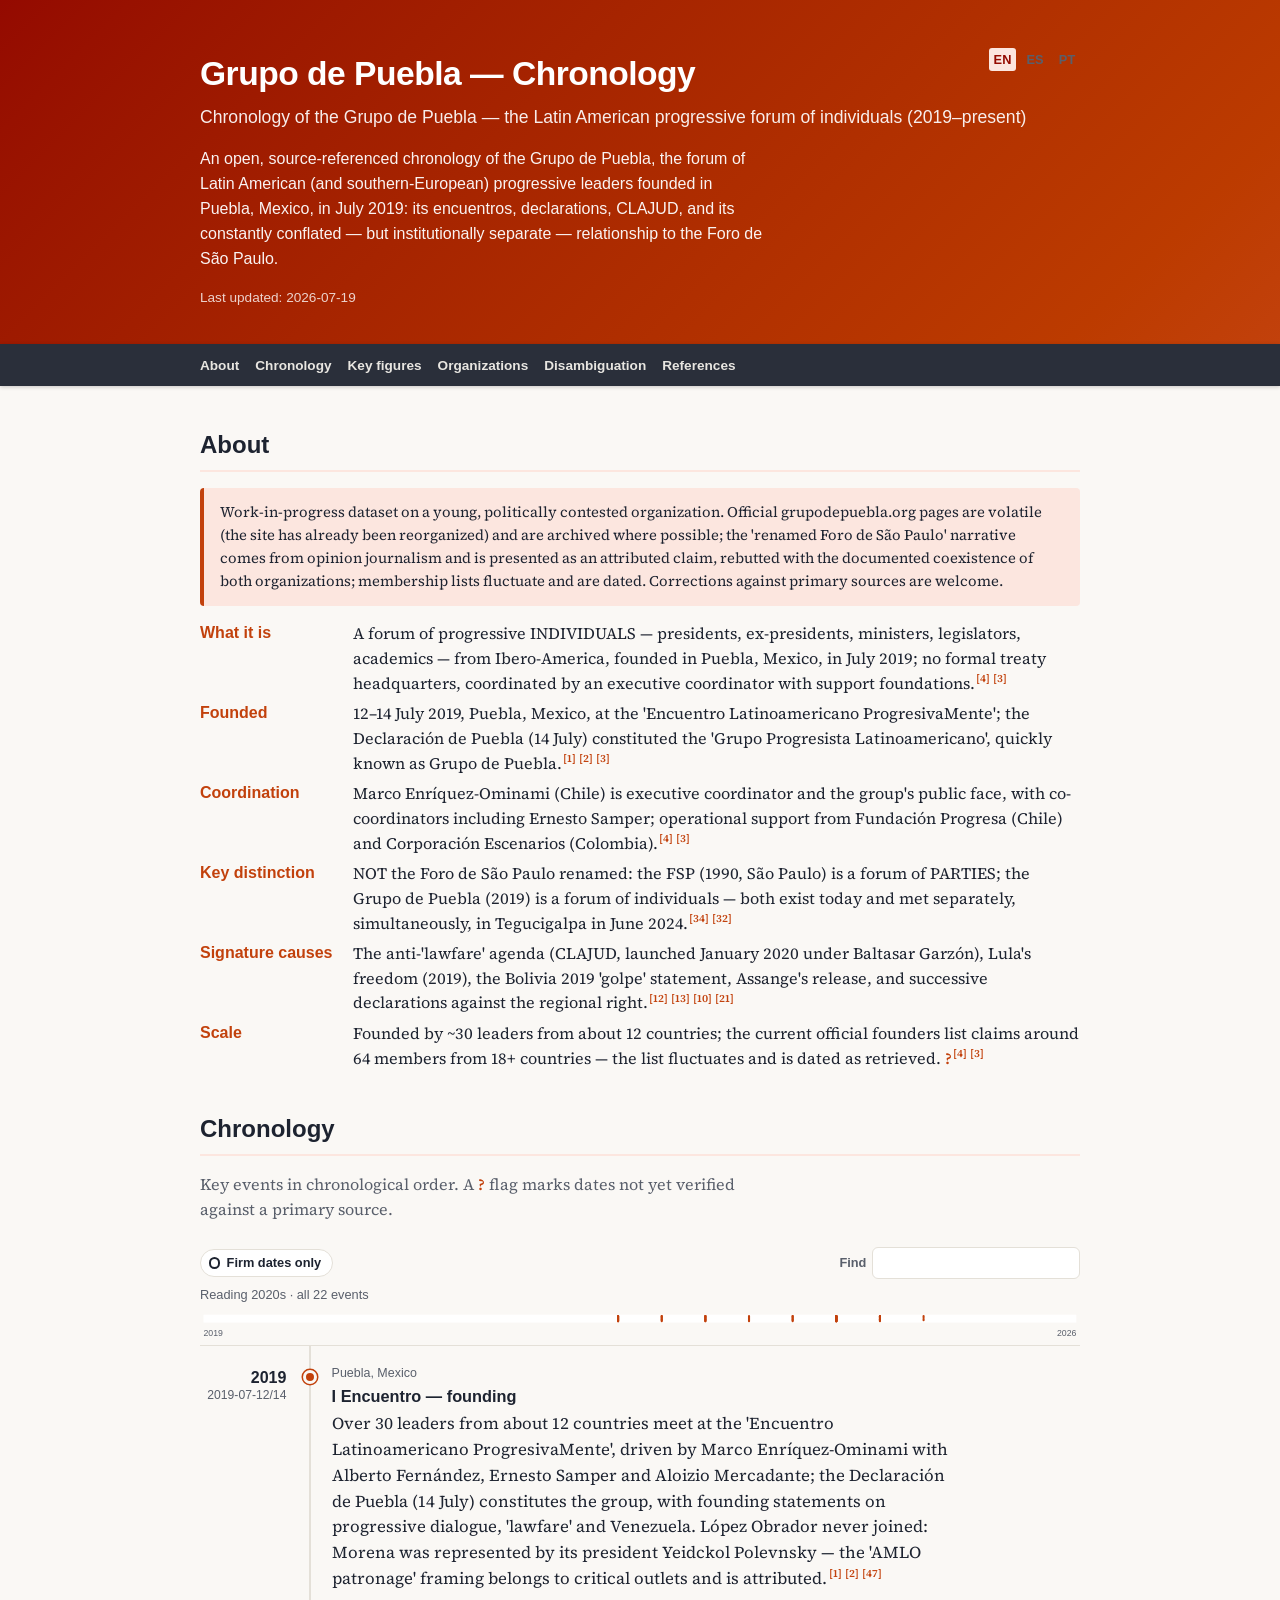
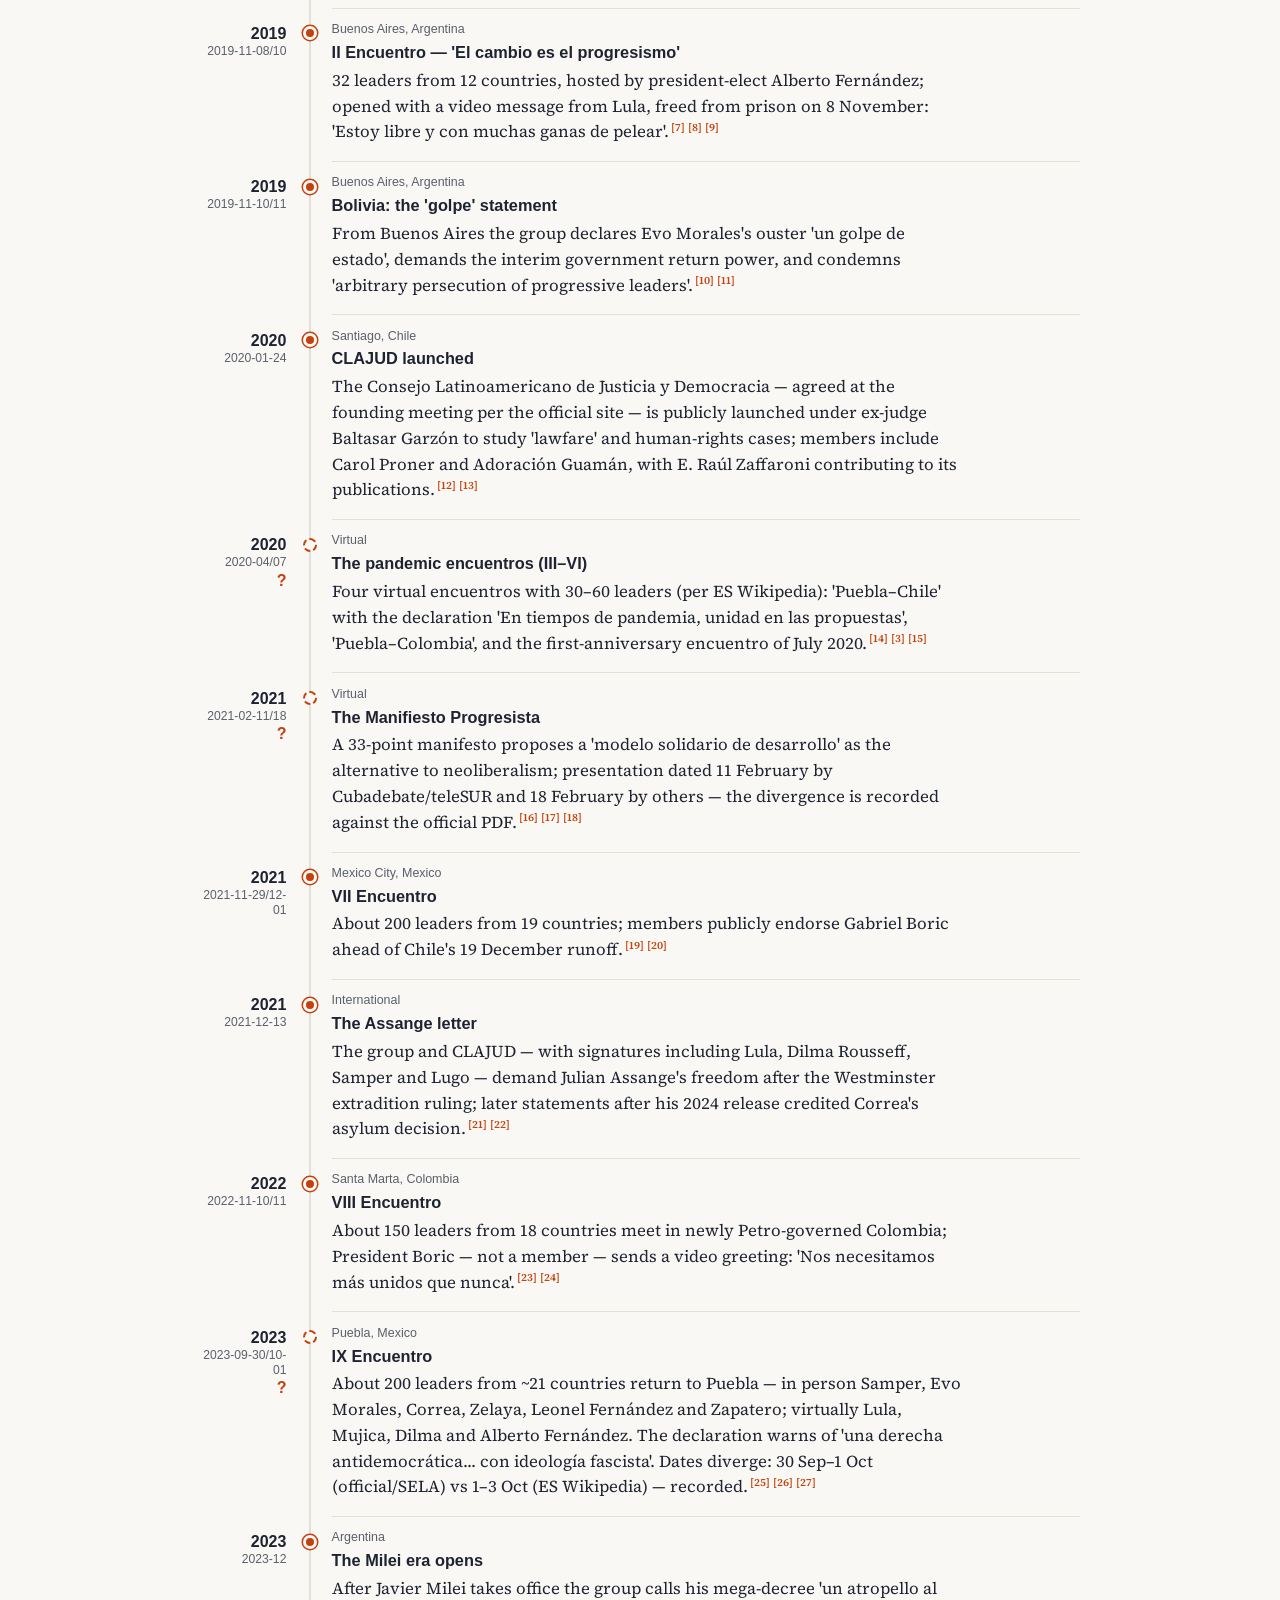
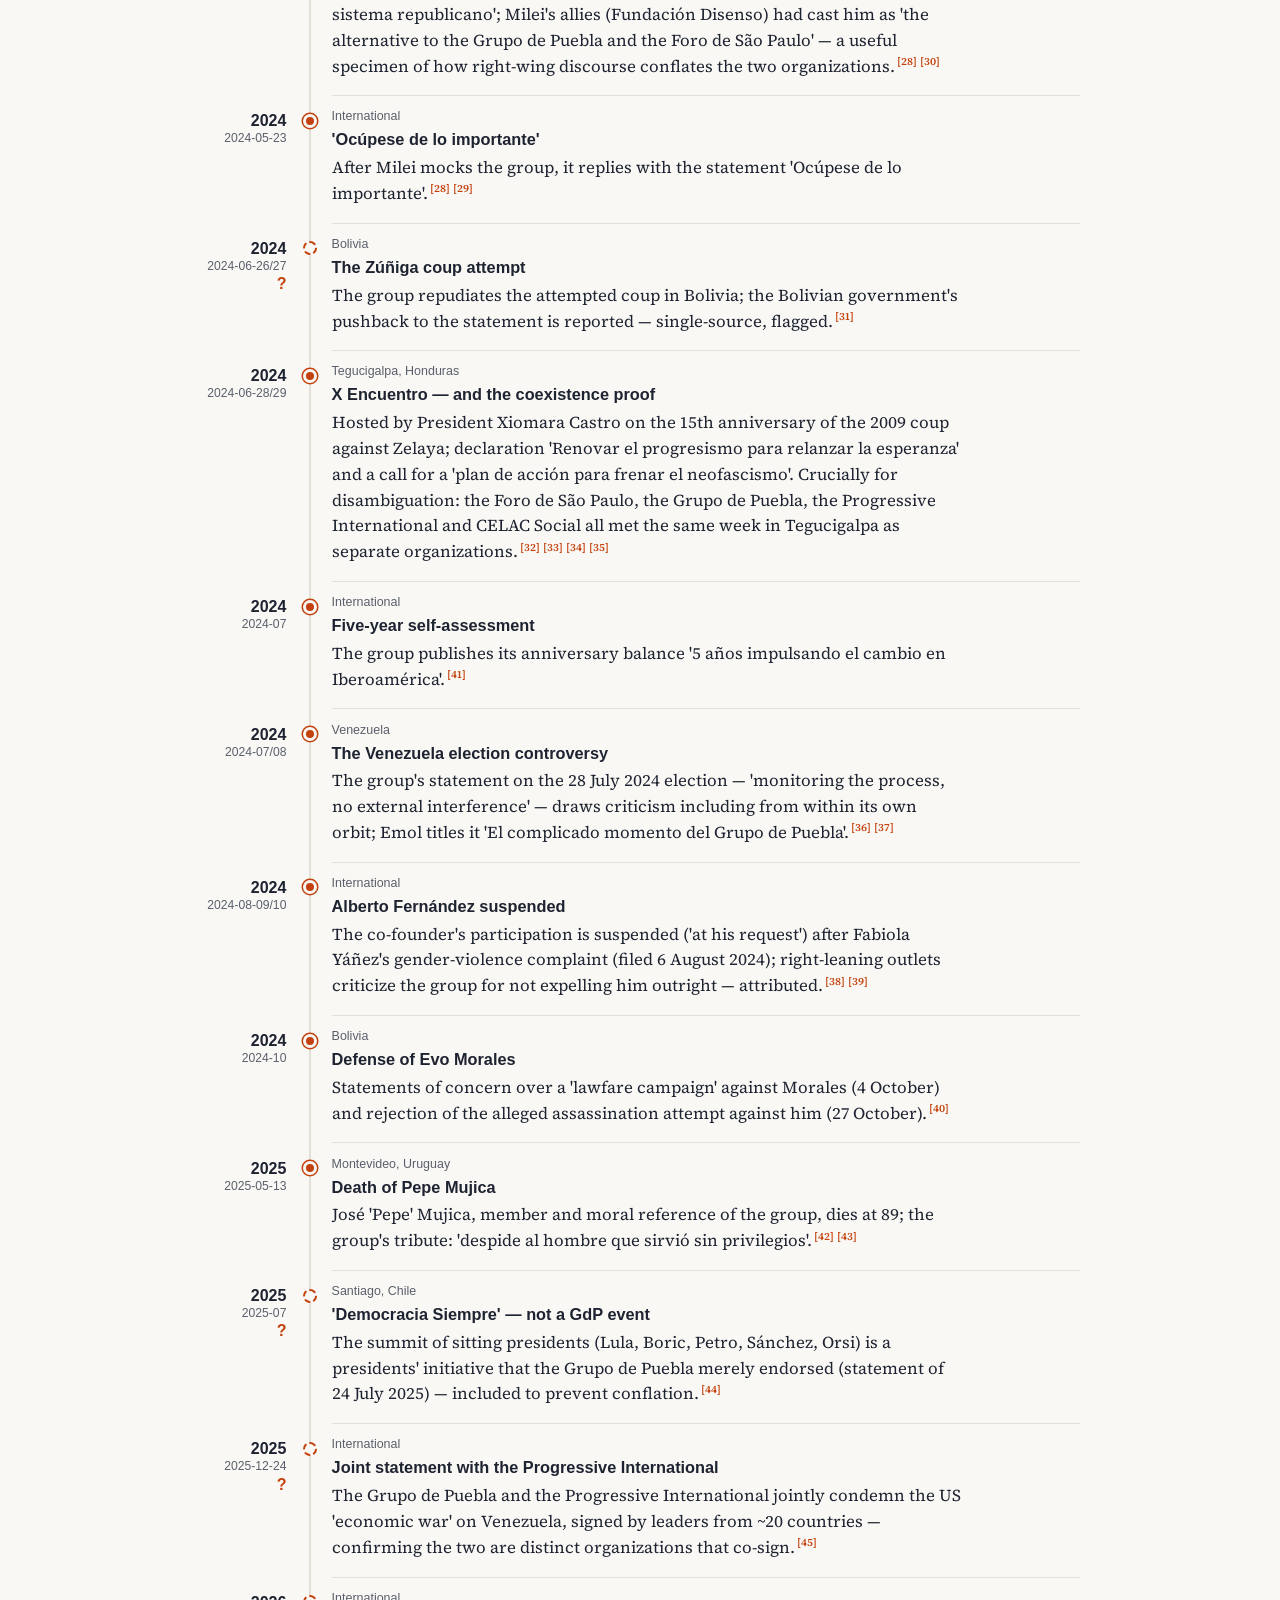
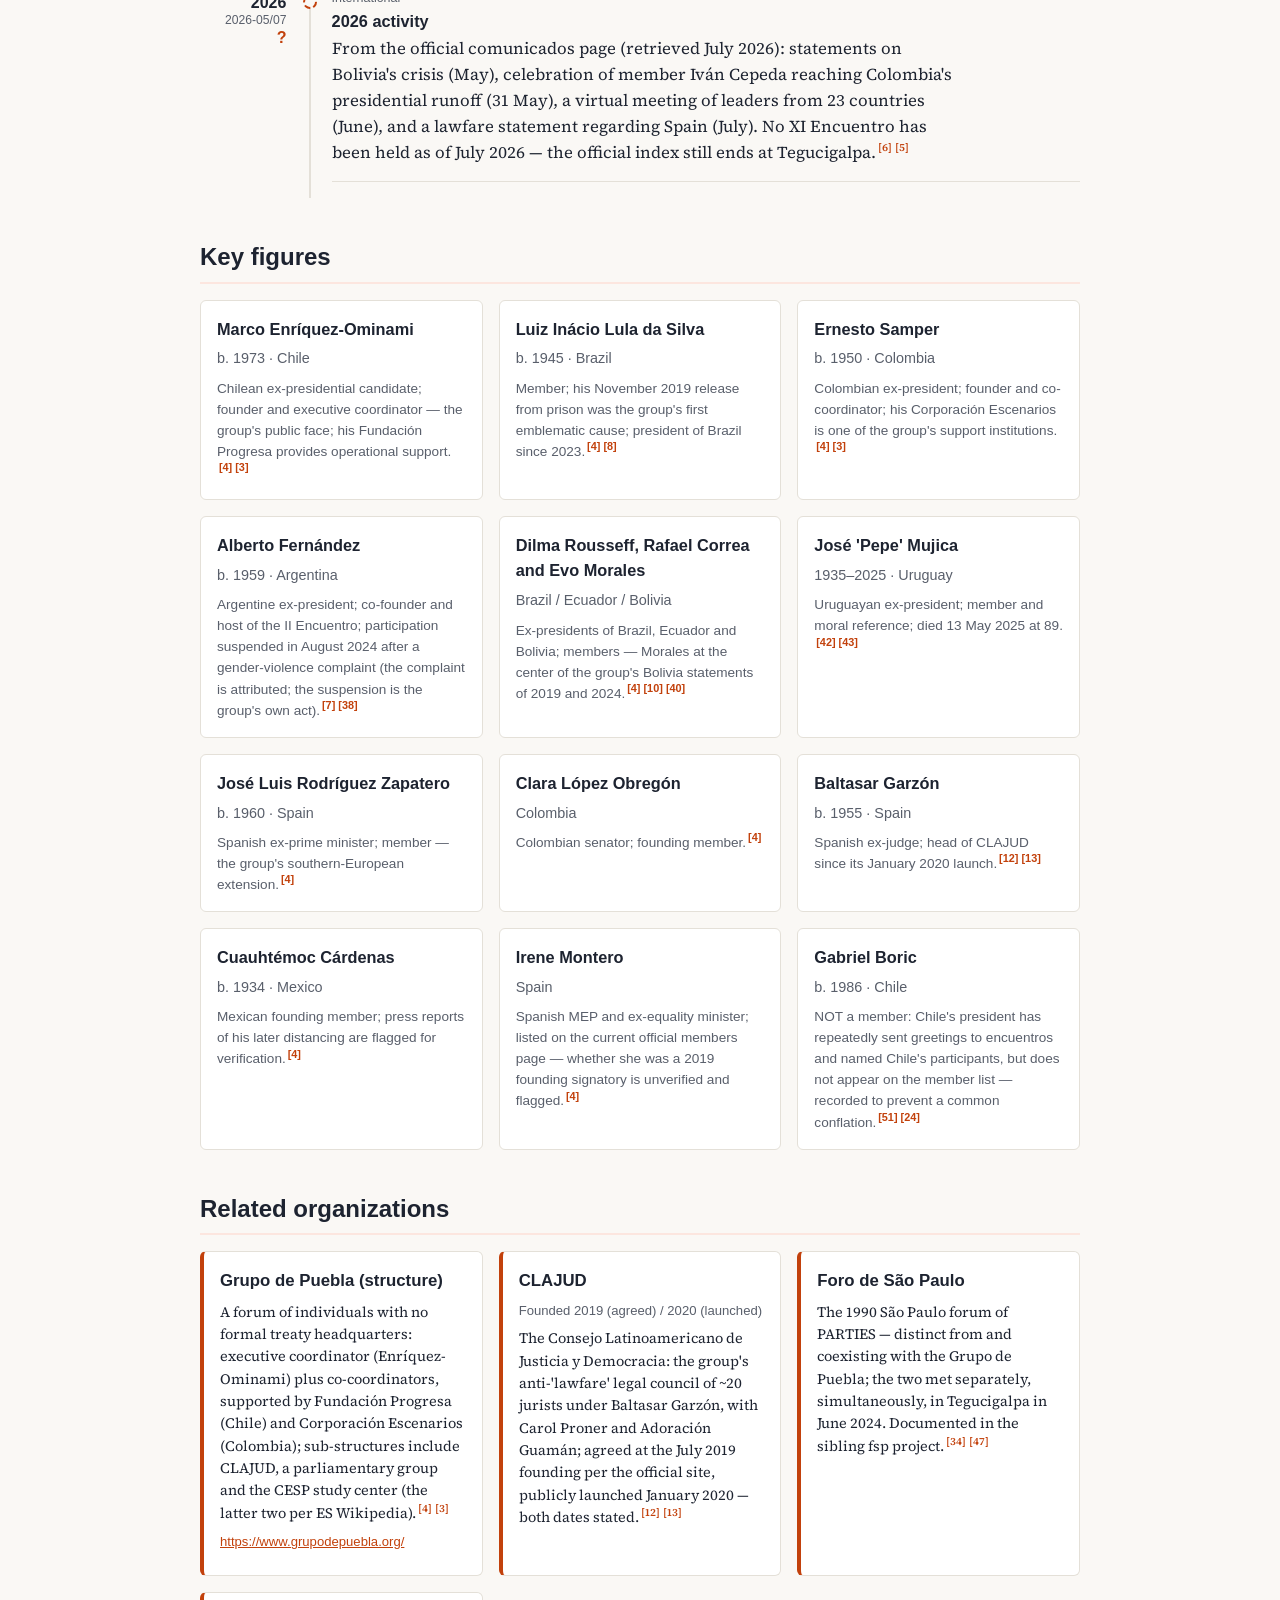
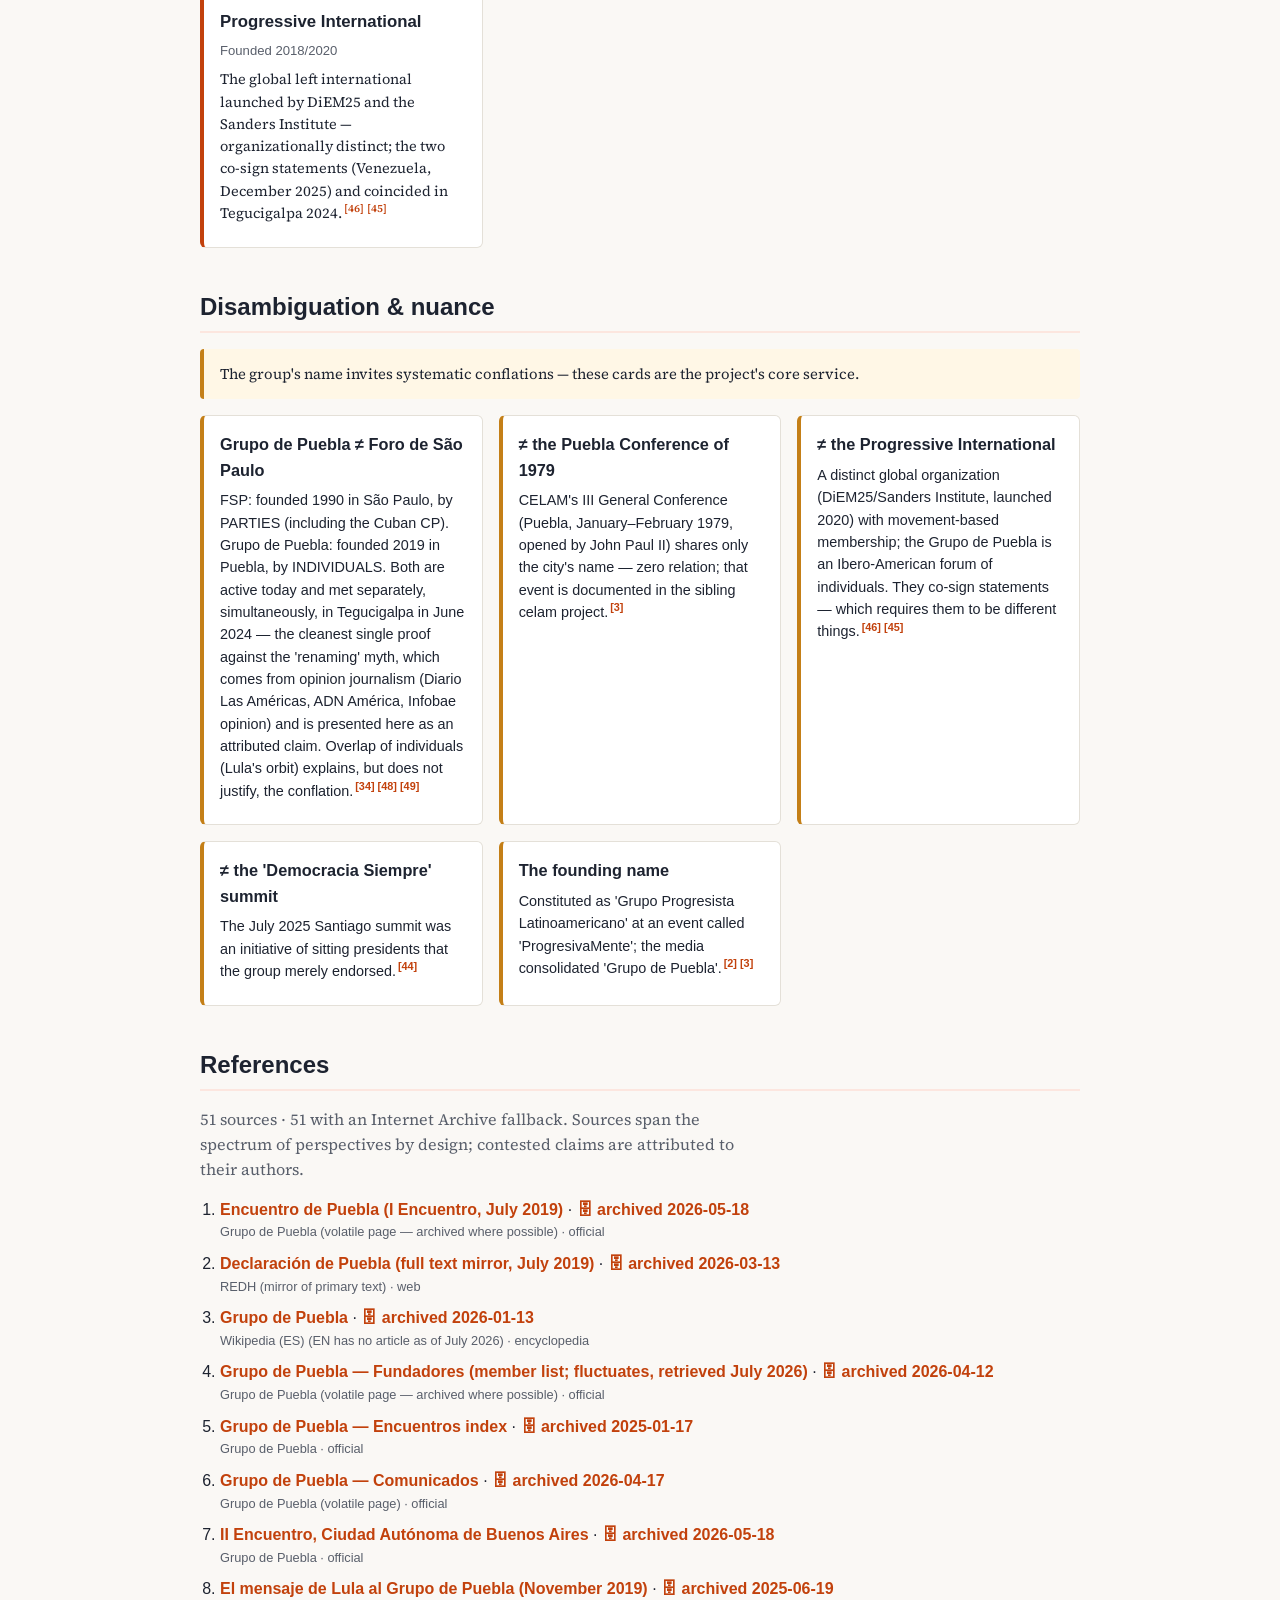
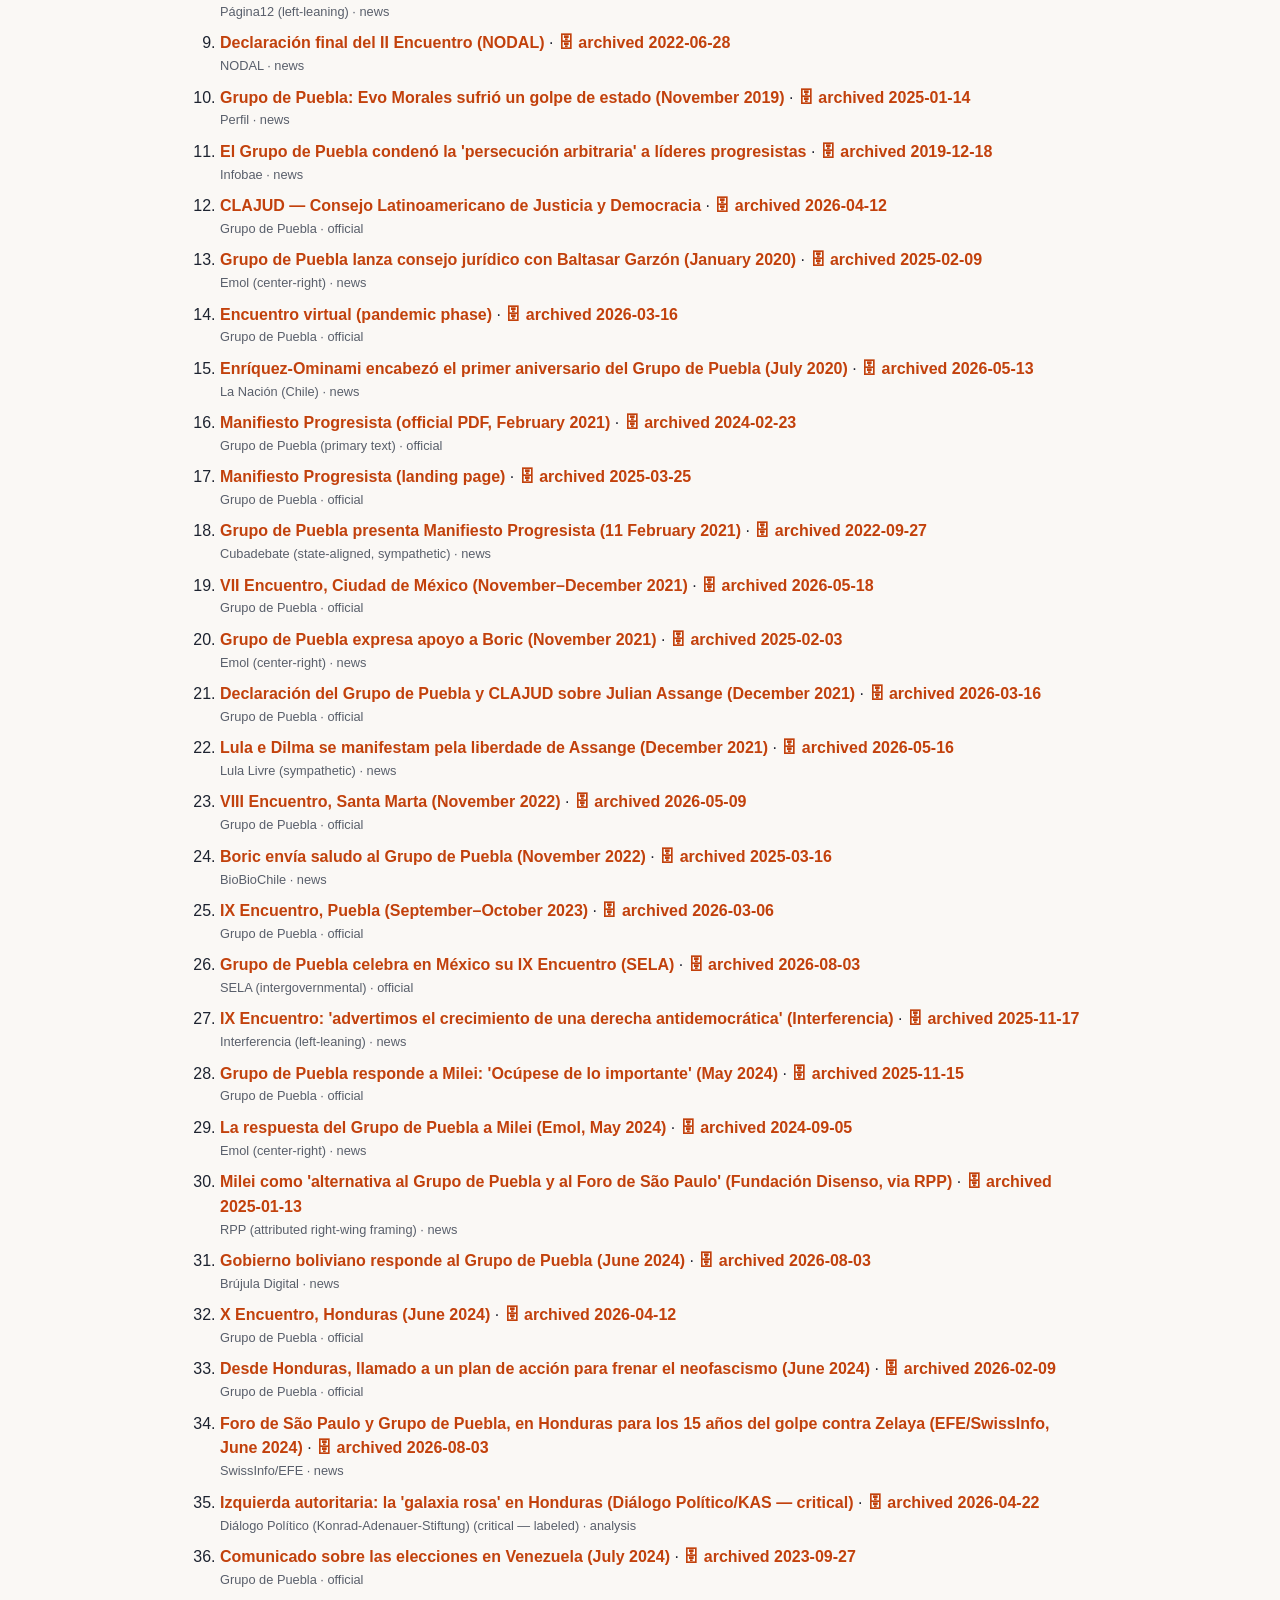
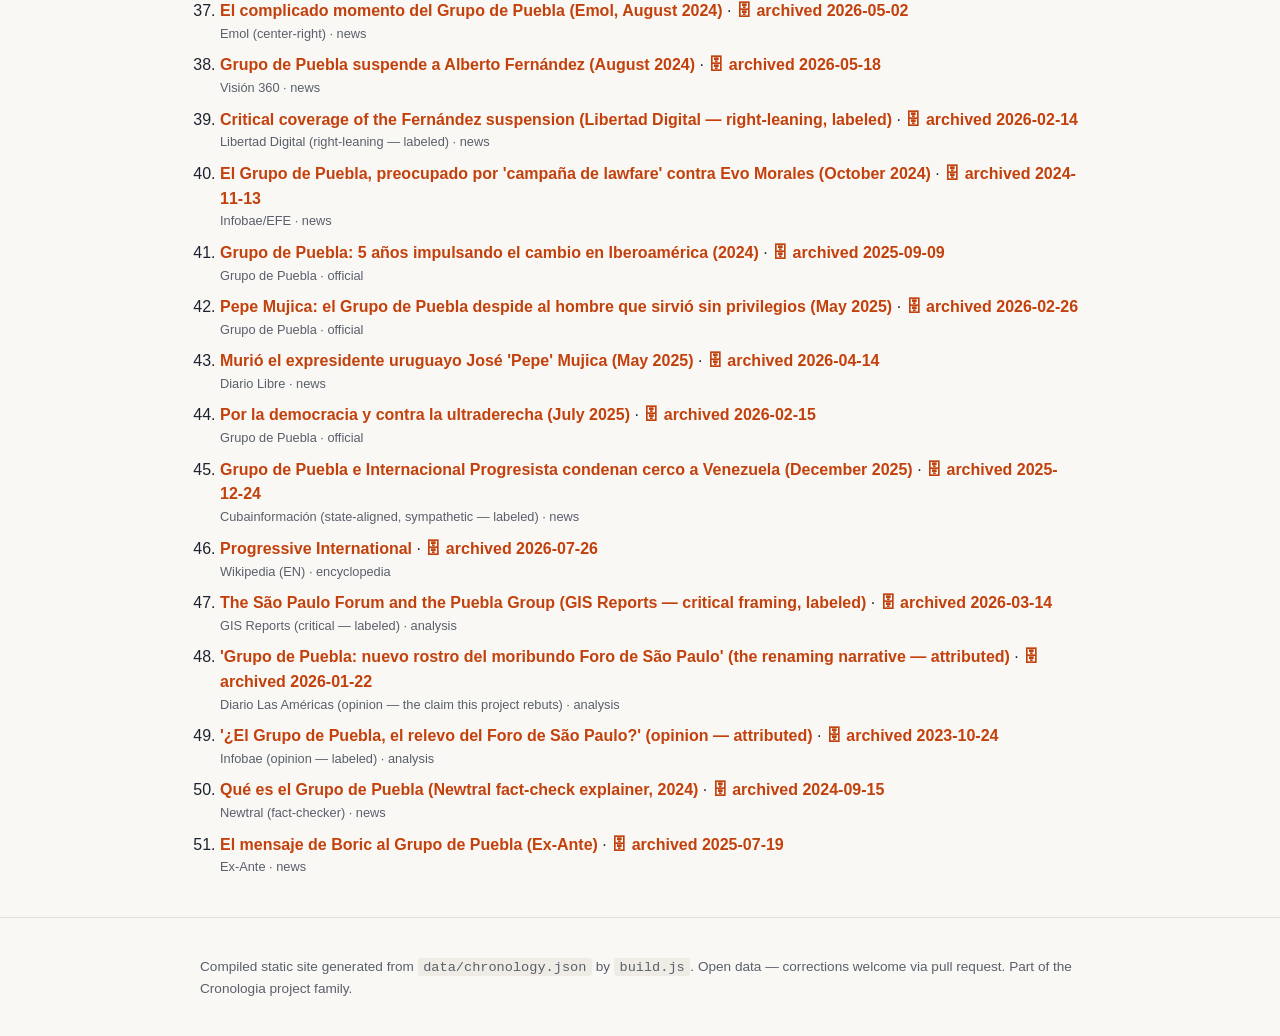
<file: docs/index.html>
<!DOCTYPE html>
<html lang="en">
<head>
  <meta charset="utf-8">
  <link rel="canonical" href="https://cronologia.github.io/grupopuebla/en/">
  <link rel="alternate" hreflang="en" href="https://cronologia.github.io/grupopuebla/en/">
  <link rel="alternate" hreflang="es" href="https://cronologia.github.io/grupopuebla/es/">
  <link rel="alternate" hreflang="pt" href="https://cronologia.github.io/grupopuebla/pt/">
  <link rel="alternate" hreflang="x-default" href="https://cronologia.github.io/grupopuebla/en/">
  <script>
    (function () {
      var supported = ["en","es","pt"];
      var stored = null; try { stored = localStorage.getItem('lang'); } catch (e) {}
      var nav = (navigator.language || 'en').slice(0, 2).toLowerCase();
      var pick = supported.indexOf(stored) >= 0 ? stored : (supported.indexOf(nav) >= 0 ? nav : 'en');
      location.replace('./' + pick + '/');
    })();
  </script>
  <noscript><meta http-equiv="refresh" content="0; url=./en/"></noscript>
  <title>Cronologia</title>
</head>
<body><p>Redirecting… <a href="./en/">English</a> · <a href="./es/">Español</a> · <a href="./pt/">Português</a></p></body>
</html>
</file>
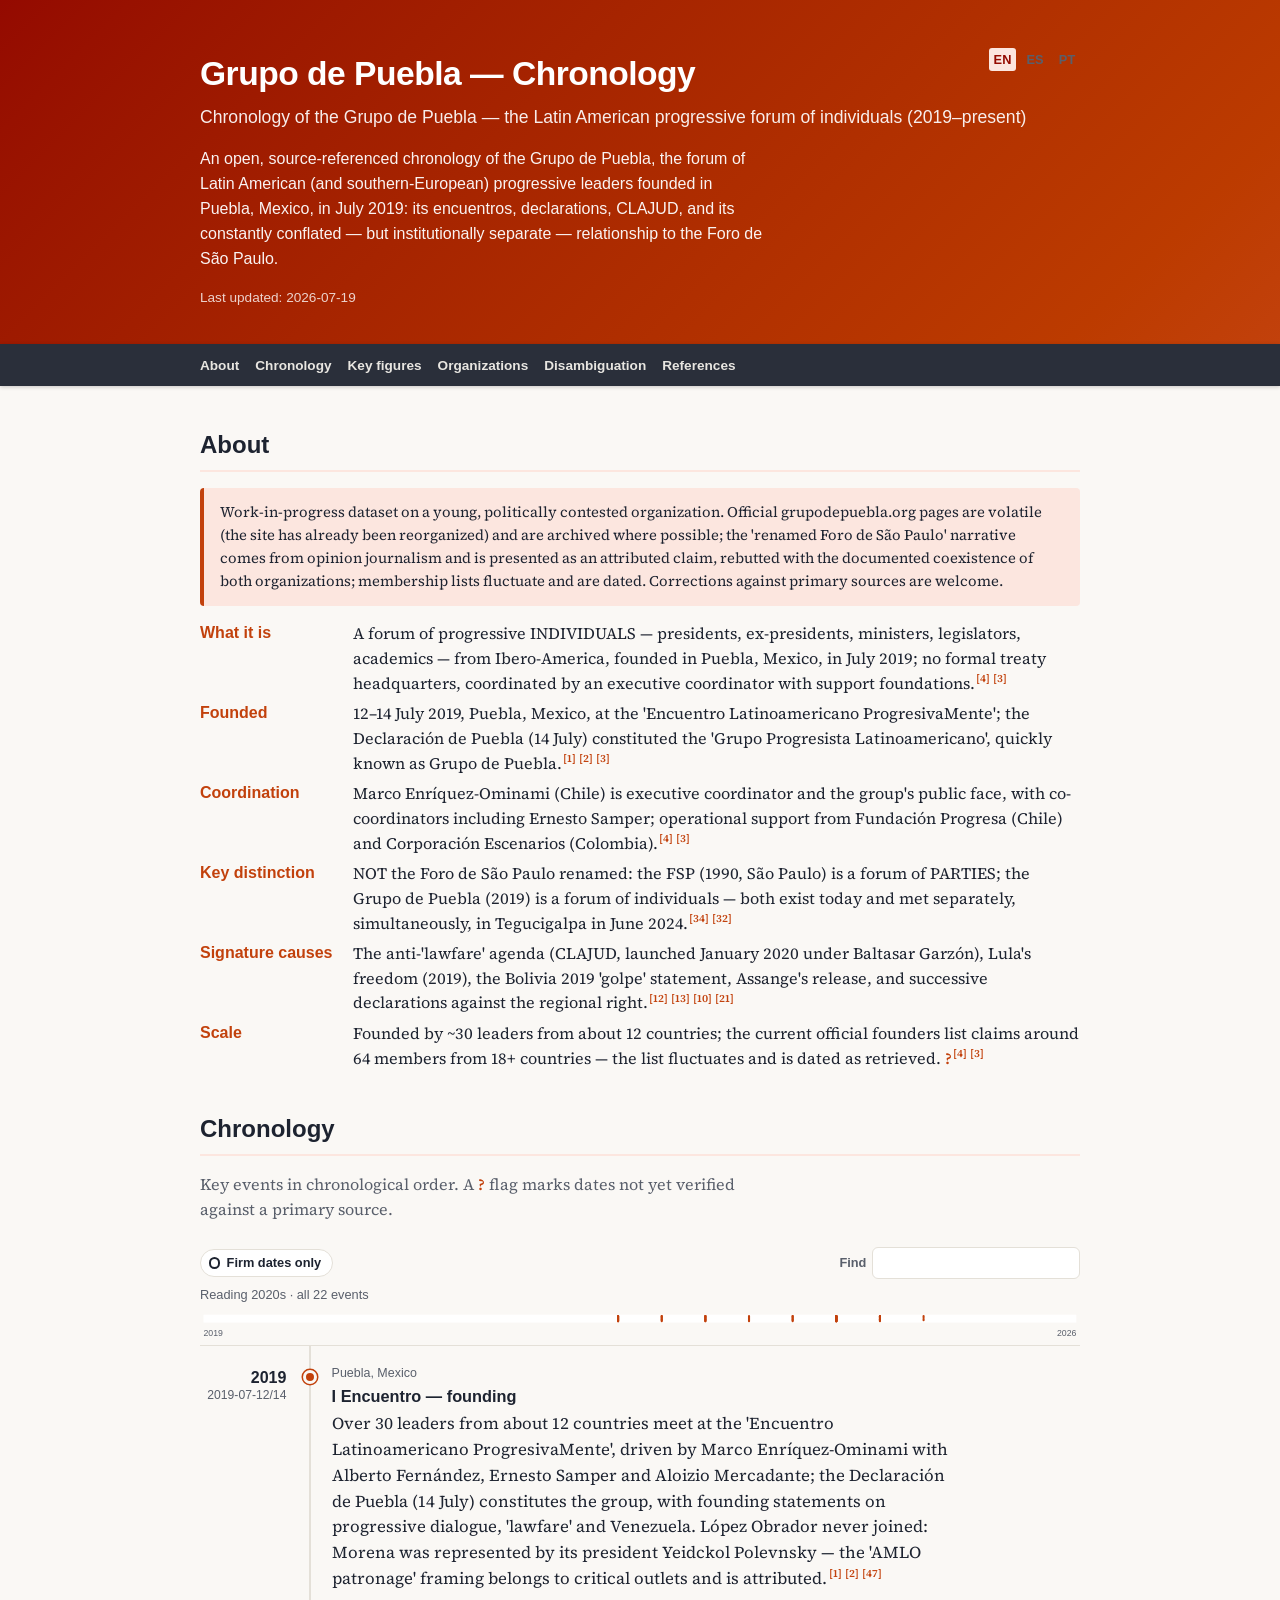
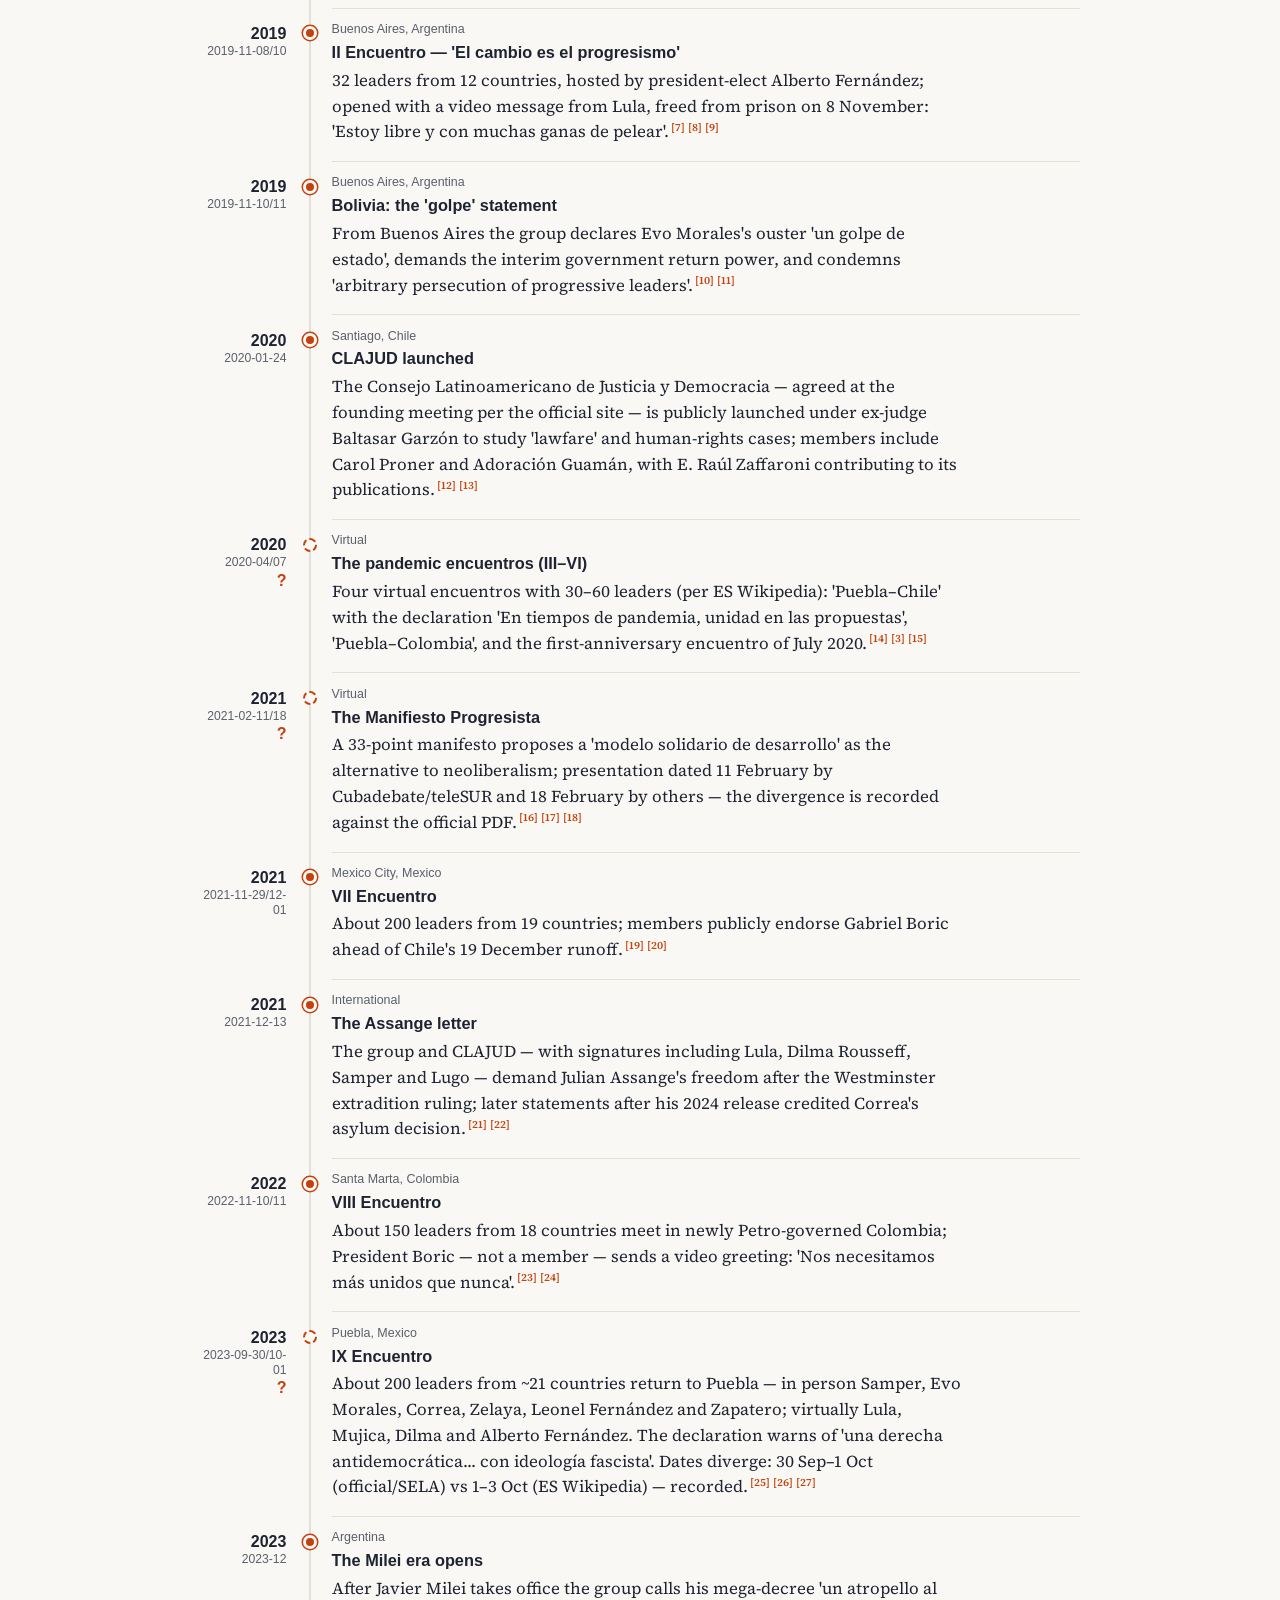
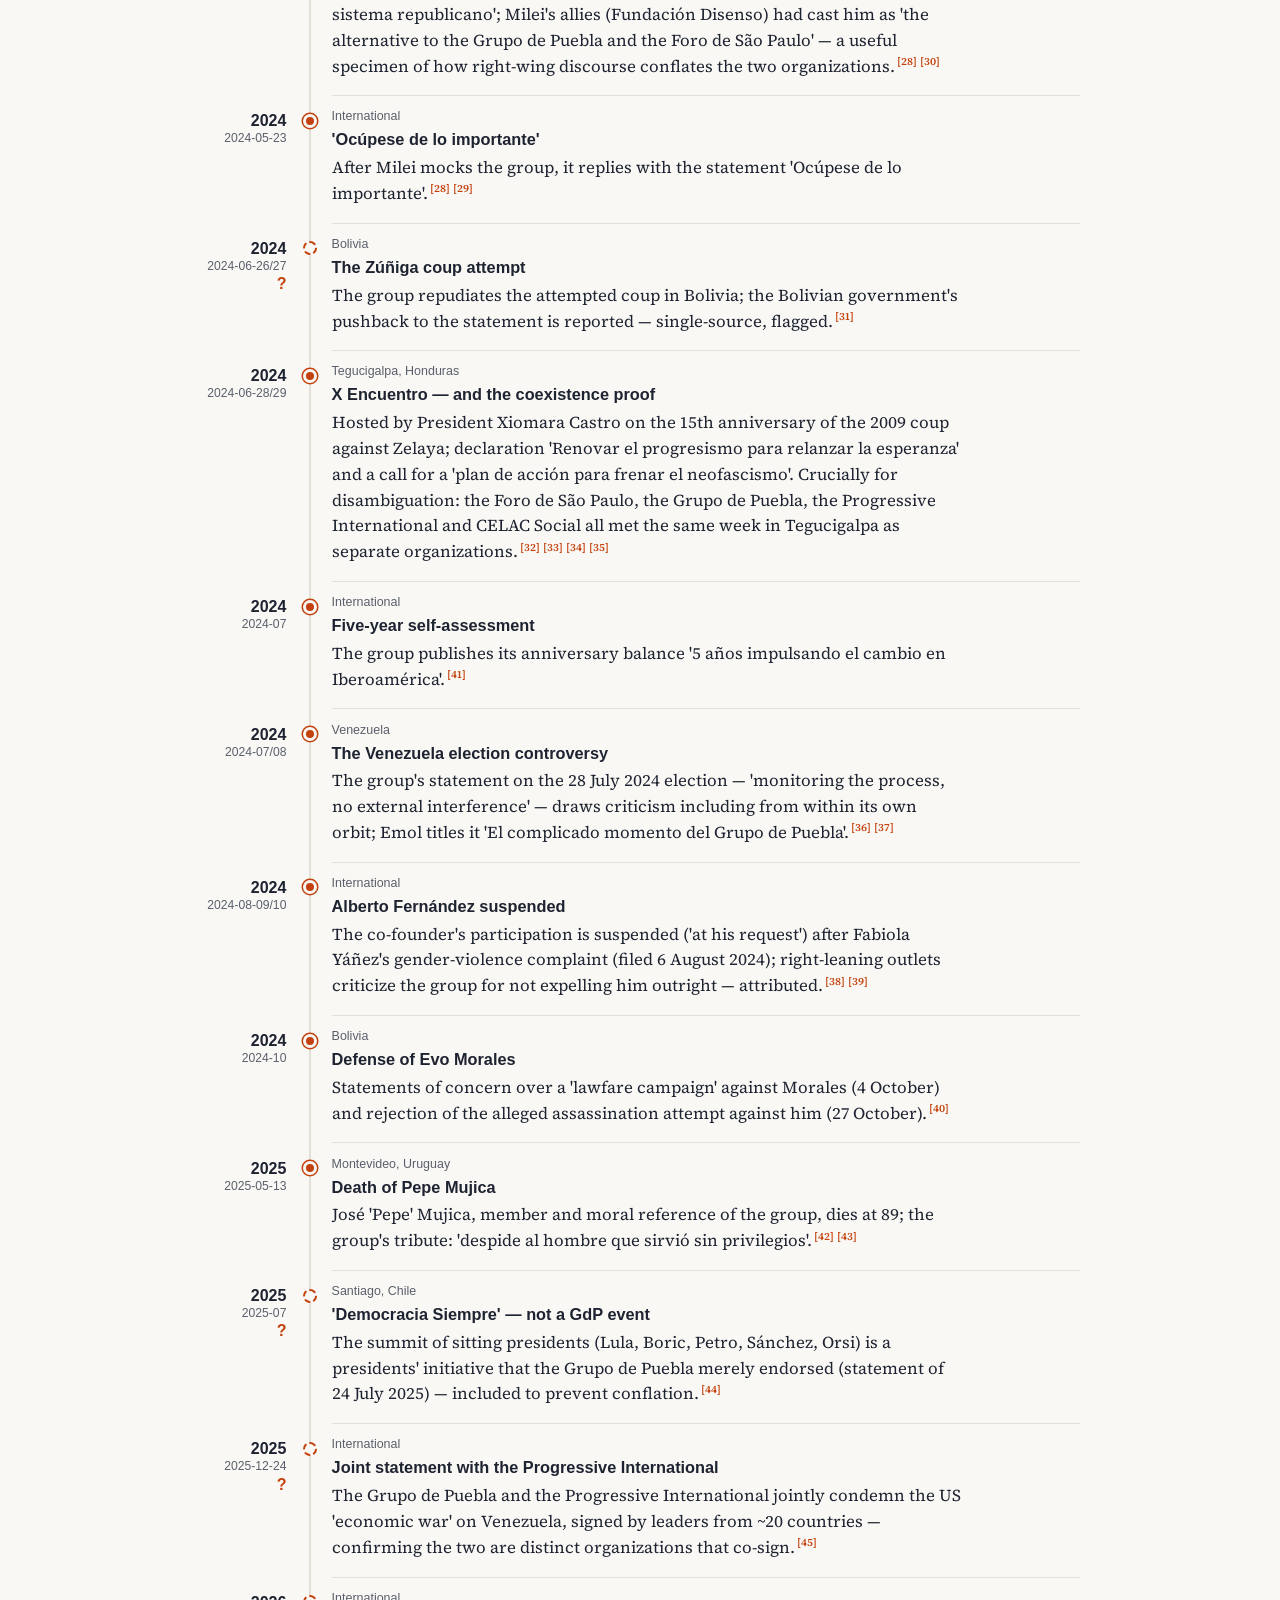
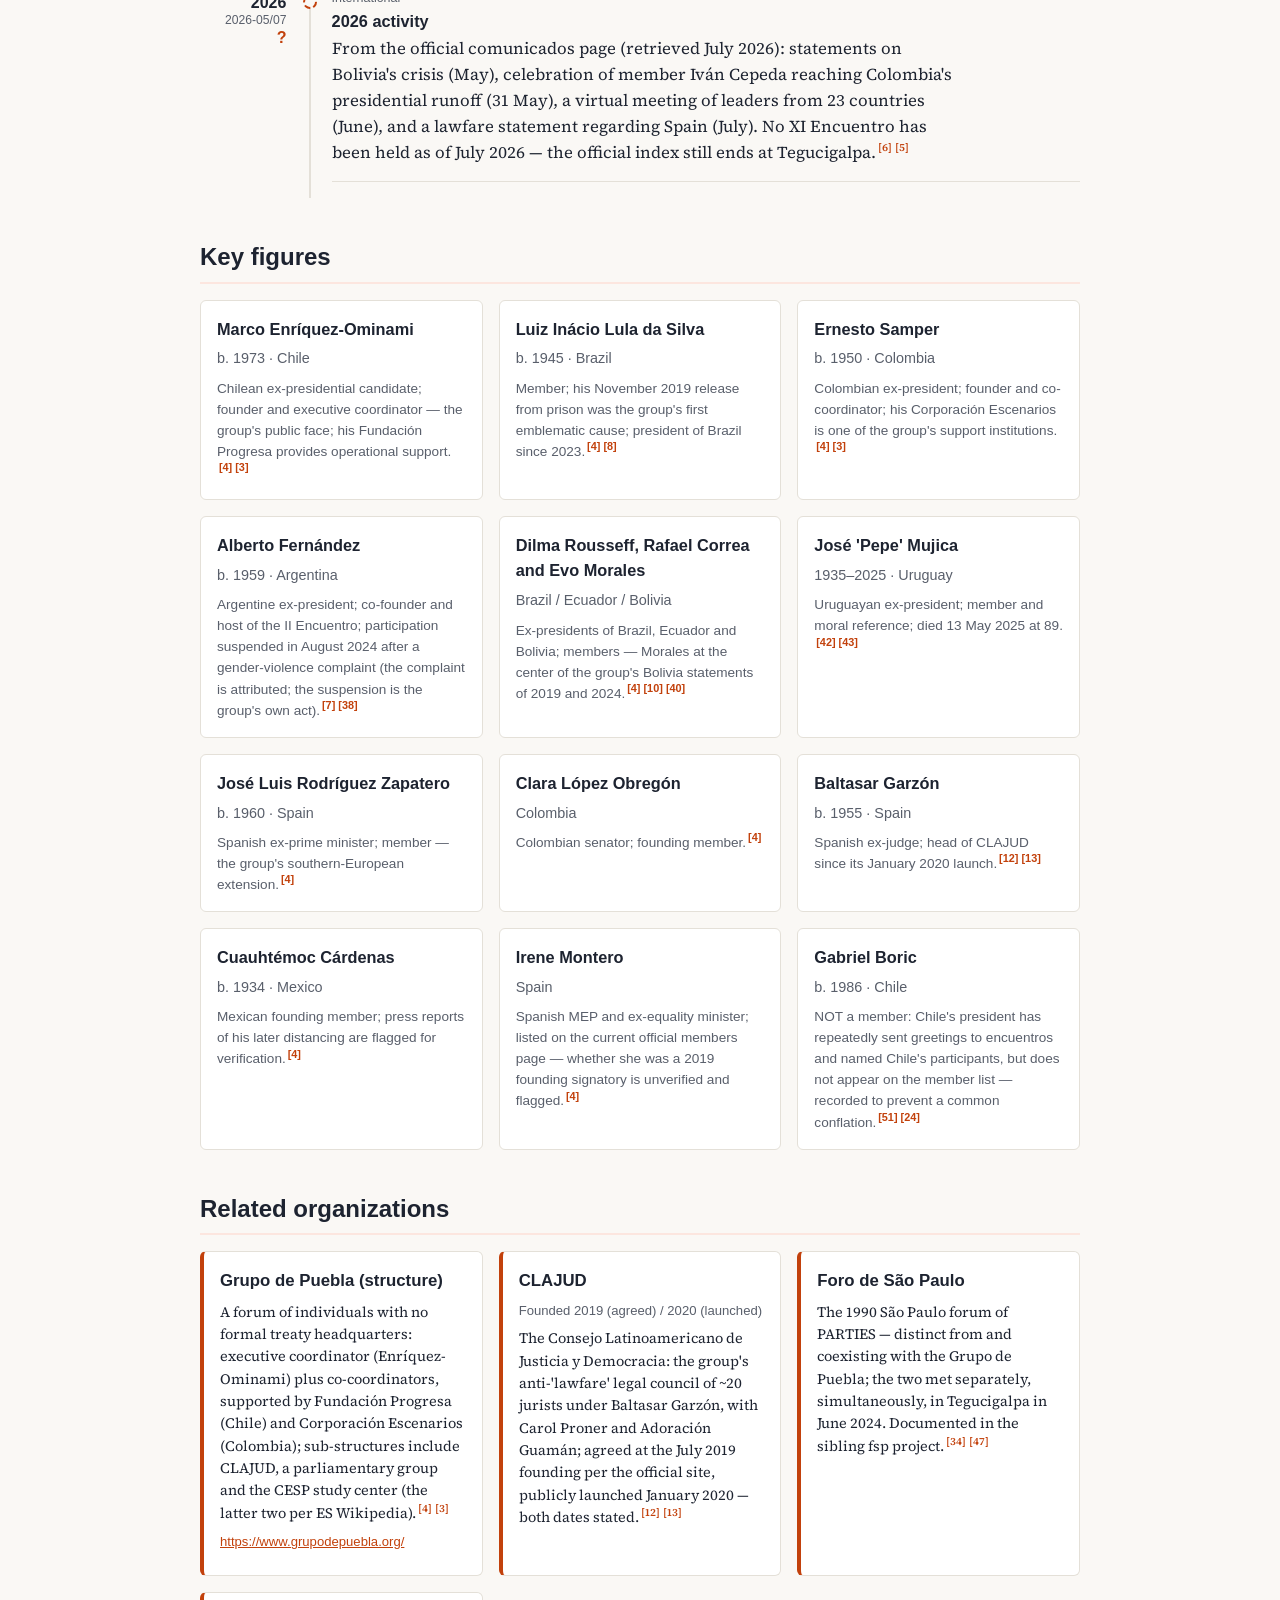
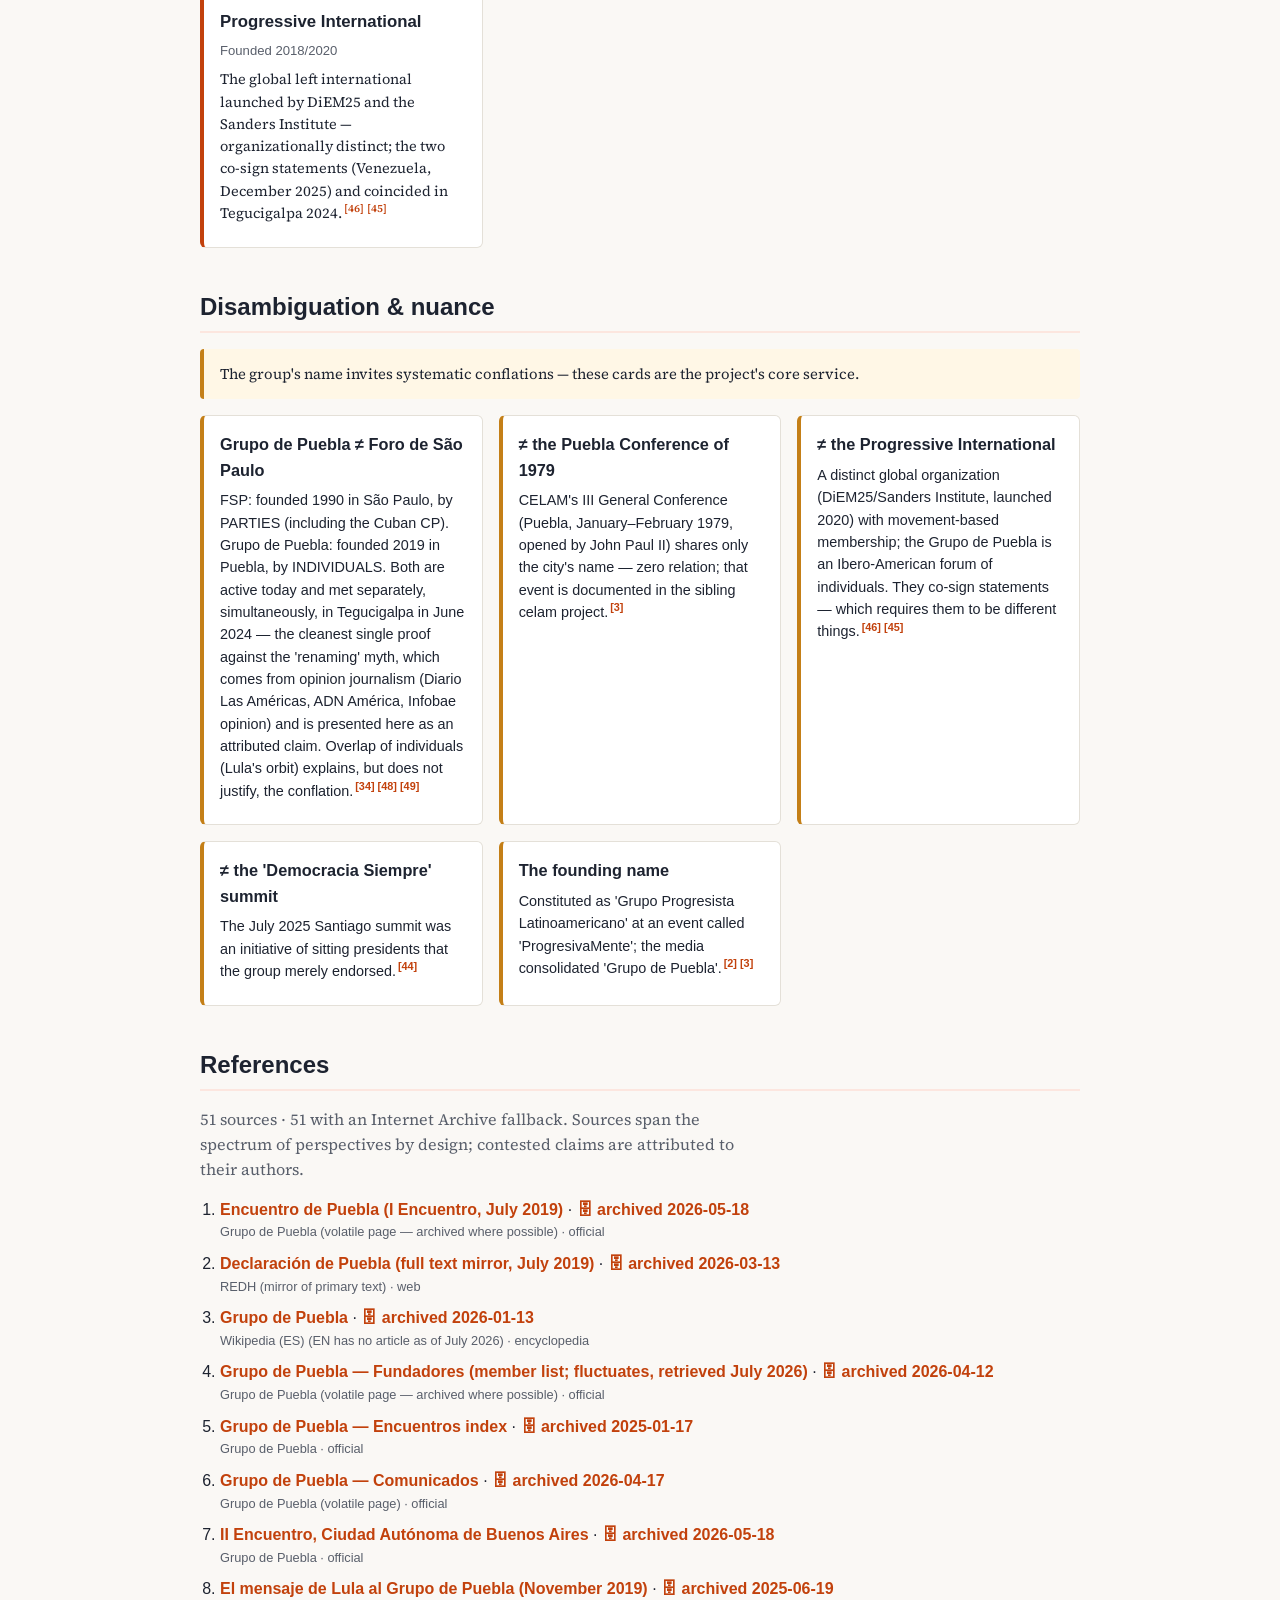
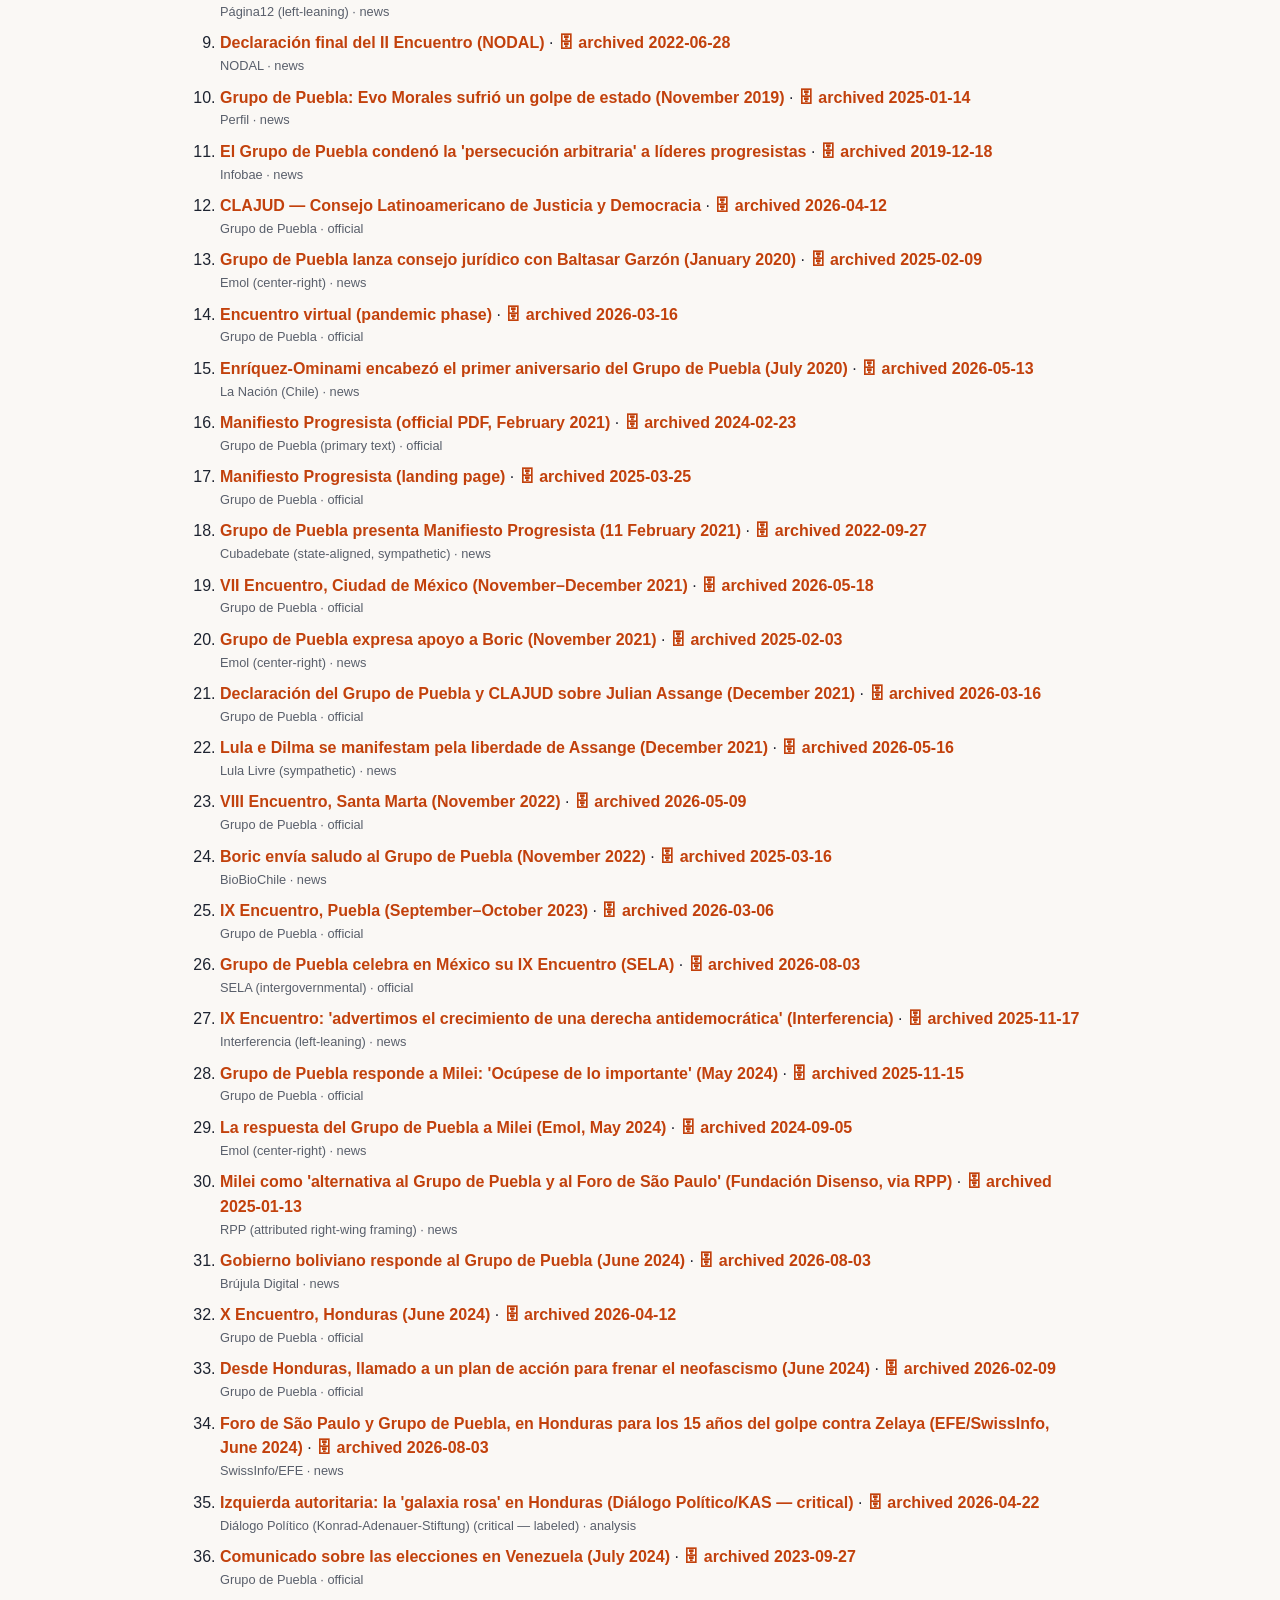
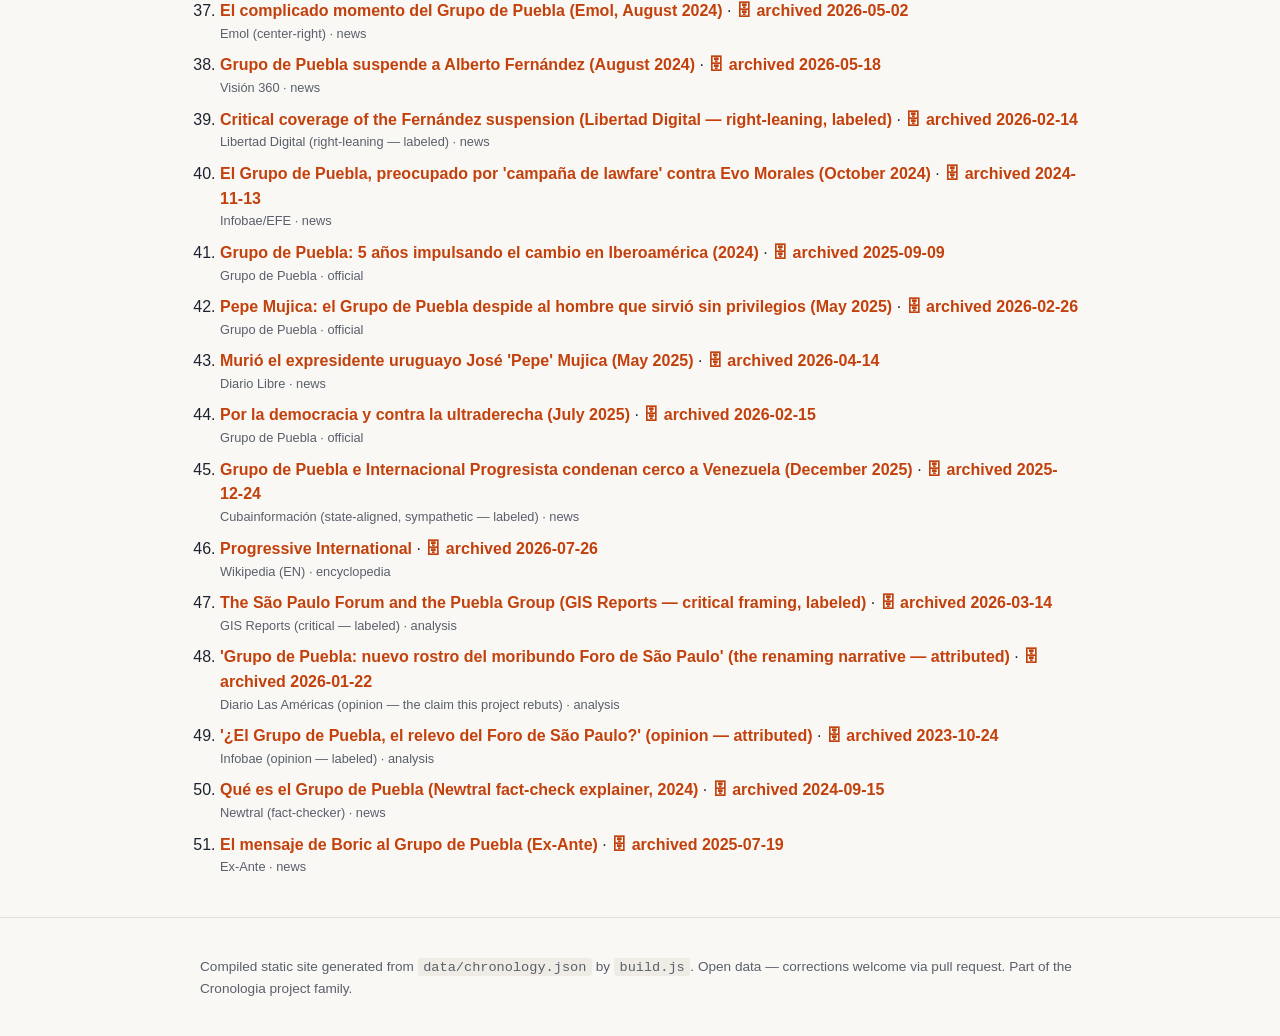
<file: docs/en/index.html>
<!DOCTYPE html>
<html lang="en">
<head>
  <meta charset="utf-8">
  <meta name="viewport" content="width=device-width, initial-scale=1">
  <title>Grupo de Puebla — Chronology</title>
  <meta name="description" content="An open, source-referenced chronology of the Grupo de Puebla, the forum of Latin American (and southern-European) progressive leaders founded in Puebla, Mexico, in July 2019: its encuentros, declarations, CLAJUD, and its constantly conflated — but institutionally separate — relationship to the Foro de São Paulo.">
  <!-- Google tag (gtag.js) -->
  <script async src="https://www.googletagmanager.com/gtag/js?id=G-R9LV1QZHVE"></script>
  <script>
    window.dataLayer = window.dataLayer || [];
    function gtag(){dataLayer.push(arguments);}
    gtag('js', new Date());
    gtag('config', 'G-R9LV1QZHVE');
  </script>
  <link rel="stylesheet" href="../styles.css">
  <script src="../river.js" defer></script>
  <script src="../cite.js" defer data-label="Reference" data-all="All references"></script>
  <link rel="canonical" href="https://cronologia.github.io/grupopuebla/en/">
  <link rel="alternate" hreflang="en" href="https://cronologia.github.io/grupopuebla/en/">
  <link rel="alternate" hreflang="es" href="https://cronologia.github.io/grupopuebla/es/">
  <link rel="alternate" hreflang="pt" href="https://cronologia.github.io/grupopuebla/pt/">
  <link rel="alternate" hreflang="x-default" href="https://cronologia.github.io/grupopuebla/">
  <meta property="og:type" content="website">
  <meta property="og:site_name" content="Grupo de Puebla — Chronology">
  <meta property="og:locale" content="en_US">
  <meta property="og:title" content="Grupo de Puebla — Chronology">
  <meta property="og:description" content="An open, source-referenced chronology of the Grupo de Puebla, the forum of Latin American (and southern-European) progressive leaders founded in Puebla, Mexico, in July 2019: its encuentros, declarations, CLAJUD, and its constantly conflated — but institutionally separate — relationship to the Foro de São Paulo.">
  <meta property="og:url" content="https://cronologia.github.io/grupopuebla/en/">
  <meta name="twitter:card" content="summary">
  <meta name="twitter:title" content="Grupo de Puebla — Chronology">
  <meta name="twitter:description" content="An open, source-referenced chronology of the Grupo de Puebla, the forum of Latin American (and southern-European) progressive leaders founded in Puebla, Mexico, in July 2019: its encuentros, declarations, CLAJUD, and its constantly conflated — but institutionally separate — relationship to the Foro de São Paulo.">
  <script type="application/ld+json">
  {
    "@context": "https://schema.org",
    "@type": "WebSite",
    "name": "Grupo de Puebla — Chronology",
    "description": "An open, source-referenced chronology of the Grupo de Puebla, the forum of Latin American (and southern-European) progressive leaders founded in Puebla, Mexico, in July 2019: its encuentros, declarations, CLAJUD, and its constantly conflated — but institutionally separate — relationship to the Foro de São Paulo.",
    "url": "https://cronologia.github.io/grupopuebla/en/",
    "inLanguage": "en"
  }
  </script>
</head>
<body>
  <header class="site-header">
    <div class="wrap">
      <nav class="lang-switch" aria-label="Language"><span class="lang-current" aria-current="true">EN</span><a href="../es/" hreflang="es">ES</a><a href="../pt/" hreflang="pt">PT</a></nav>
      <h1>Grupo de Puebla — Chronology</h1>
      <p class="subtitle">Chronology of the Grupo de Puebla — the Latin American progressive forum of individuals (2019–present)</p>
      <p class="lead">An open, source-referenced chronology of the Grupo de Puebla, the forum of Latin American (and southern-European) progressive leaders founded in Puebla, Mexico, in July 2019: its encuentros, declarations, CLAJUD, and its constantly conflated — but institutionally separate — relationship to the Foro de São Paulo.</p>
      <p class="updated">Last updated: 2026-07-19</p>
    </div>
  </header>

  <nav class="site-nav">
    <div class="wrap">
      <a href="#about">About</a>
      <a href="#chronology">Chronology</a>
      <a href="#figures">Key figures</a>
      <a href="#organizations">Organizations</a>
      <a href="#disambiguation">Disambiguation</a>
      <a href="#references">References</a>
    </div>
  </nav>

  <main class="wrap">
    <section id="about">
      <h2>About</h2>
      <p class="notice">Work-in-progress dataset on a young, politically contested organization. Official grupodepuebla.org pages are volatile (the site has already been reorganized) and are archived where possible; the &#39;renamed Foro de São Paulo&#39; narrative comes from opinion journalism and is presented as an attributed claim, rebutted with the documented coexistence of both organizations; membership lists fluctuate and are dated. Corrections against primary sources are welcome.</p>
      <dl class="facts">
        <dt>What it is</dt>
        <dd>A forum of progressive INDIVIDUALS — presidents, ex-presidents, ministers, legislators, academics — from Ibero-America, founded in Puebla, Mexico, in July 2019; no formal treaty headquarters, coordinated by an executive coordinator with support foundations.<sup class="cite"><a href="#ref-4" title="Reference 4">[4]</a> <a href="#ref-3" title="Reference 3">[3]</a></sup></dd>
        <dt>Founded</dt>
        <dd>12–14 July 2019, Puebla, Mexico, at the &#39;Encuentro Latinoamericano ProgresivaMente&#39;; the Declaración de Puebla (14 July) constituted the &#39;Grupo Progresista Latinoamericano&#39;, quickly known as Grupo de Puebla.<sup class="cite"><a href="#ref-1" title="Reference 1">[1]</a> <a href="#ref-2" title="Reference 2">[2]</a> <a href="#ref-3" title="Reference 3">[3]</a></sup></dd>
        <dt>Coordination</dt>
        <dd>Marco Enríquez-Ominami (Chile) is executive coordinator and the group&#39;s public face, with co-coordinators including Ernesto Samper; operational support from Fundación Progresa (Chile) and Corporación Escenarios (Colombia).<sup class="cite"><a href="#ref-4" title="Reference 4">[4]</a> <a href="#ref-3" title="Reference 3">[3]</a></sup></dd>
        <dt>Key distinction</dt>
        <dd>NOT the Foro de São Paulo renamed: the FSP (1990, São Paulo) is a forum of PARTIES; the Grupo de Puebla (2019) is a forum of individuals — both exist today and met separately, simultaneously, in Tegucigalpa in June 2024.<sup class="cite"><a href="#ref-34" title="Reference 34">[34]</a> <a href="#ref-32" title="Reference 32">[32]</a></sup></dd>
        <dt>Signature causes</dt>
        <dd>The anti-&#39;lawfare&#39; agenda (CLAJUD, launched January 2020 under Baltasar Garzón), Lula&#39;s freedom (2019), the Bolivia 2019 &#39;golpe&#39; statement, Assange&#39;s release, and successive declarations against the regional right.<sup class="cite"><a href="#ref-12" title="Reference 12">[12]</a> <a href="#ref-13" title="Reference 13">[13]</a> <a href="#ref-10" title="Reference 10">[10]</a> <a href="#ref-21" title="Reference 21">[21]</a></sup></dd>
        <dt>Scale</dt>
        <dd>Founded by ~30 leaders from about 12 countries; the current official founders list claims around 64 members from 18+ countries — the list fluctuates and is dated as retrieved. <span class="flag" title="Not yet verified against a primary source">?</span><sup class="cite"><a href="#ref-4" title="Reference 4">[4]</a> <a href="#ref-3" title="Reference 3">[3]</a></sup></dd>
      </dl>
    </section>

    <section id="chronology" class="river">
      <h2>Chronology</h2>
      <p class="section-intro">Key events in chronological order. A <span class="flag">?</span> flag marks
      dates not yet verified against a primary source.</p>
      <div class="rv-bar">
        <div class="rv-controls" role="group" aria-label="Filter the chronology" hidden>
          <label class="rv-chip rv-firm"><input type="checkbox" data-firm><span class="rv-sw"></span>Firm dates only</label>
          <label class="rv-find">Find <input type="search" autocomplete="off"></label>
          <p class="rv-status" aria-live="polite" data-all="all {n} events" data-some="{n} of {total} events shown" data-reading="Reading"></p>
        </div>
        <svg class="rv-ribbon" viewBox="-4 0 1008 29" preserveAspectRatio="xMinYMid meet" role="img" aria-label="Overview of all 22 events; long gaps in the record are drawn as breaks">
          <rect class="rv-row" x="0" y="2" width="1000" height="9"/>
          <line class="rv-tick rv-l0" data-i="0" x1="475" x2="475" y1="3.5" y2="9.5"/><line class="rv-tick rv-l0" data-i="1" x1="475" x2="475" y1="3.5" y2="9.5"/><line class="rv-tick rv-l0" data-i="2" x1="475" x2="475" y1="3.5" y2="9.5"/><line class="rv-tick rv-l0" data-i="3" x1="525" x2="525" y1="3.5" y2="9.5"/><line class="rv-tick rv-l0 rv-u" data-i="4" x1="525" x2="525" y1="3.5" y2="9.5"/><line class="rv-tick rv-l0 rv-u" data-i="5" x1="575" x2="575" y1="3.5" y2="9.5"/><line class="rv-tick rv-l0" data-i="6" x1="575" x2="575" y1="3.5" y2="9.5"/><line class="rv-tick rv-l0" data-i="7" x1="575" x2="575" y1="3.5" y2="9.5"/><line class="rv-tick rv-l0" data-i="8" x1="625" x2="625" y1="3.5" y2="9.5"/><line class="rv-tick rv-l0 rv-u" data-i="9" x1="675" x2="675" y1="3.5" y2="9.5"/><line class="rv-tick rv-l0" data-i="10" x1="675" x2="675" y1="3.5" y2="9.5"/><line class="rv-tick rv-l0" data-i="11" x1="725" x2="725" y1="3.5" y2="9.5"/><line class="rv-tick rv-l0 rv-u" data-i="12" x1="725" x2="725" y1="3.5" y2="9.5"/><line class="rv-tick rv-l0" data-i="13" x1="725" x2="725" y1="3.5" y2="9.5"/><line class="rv-tick rv-l0" data-i="14" x1="725" x2="725" y1="3.5" y2="9.5"/><line class="rv-tick rv-l0" data-i="15" x1="725" x2="725" y1="3.5" y2="9.5"/><line class="rv-tick rv-l0" data-i="16" x1="725" x2="725" y1="3.5" y2="9.5"/><line class="rv-tick rv-l0" data-i="17" x1="725" x2="725" y1="3.5" y2="9.5"/><line class="rv-tick rv-l0" data-i="18" x1="775" x2="775" y1="3.5" y2="9.5"/><line class="rv-tick rv-l0 rv-u" data-i="19" x1="775" x2="775" y1="3.5" y2="9.5"/><line class="rv-tick rv-l0 rv-u" data-i="20" x1="775" x2="775" y1="3.5" y2="9.5"/><line class="rv-tick rv-l0 rv-u" data-i="21" x1="825" x2="825" y1="3.5" y2="9.5"/>
          <text class="rv-axis" x="0" y="26" text-anchor="start">2019</text><text class="rv-axis" x="1000" y="26" text-anchor="end">2026</text><rect class="rv-win" x="0" y="0" width="0" height="13"/>
        </svg>
      </div>
      <ol class="rv-list" style="--lanes:1">
        <li class="rv-e" id="decade-2010" data-i="0" data-lanes="" data-decade="2010s">
          <div class="rv-year">2019<small>2019-07-12/14</small></div>
          <div class="rv-node" aria-hidden="true"><i class="rv-l0" style="--k:0"></i></div>
          <div class="rv-card">
            <p class="rv-kick"><span>Puebla, Mexico</span></p>
            <h3>I Encuentro — founding</h3>
            <p class="rv-text">Over 30 leaders from about 12 countries meet at the &#39;Encuentro Latinoamericano ProgresivaMente&#39;, driven by Marco Enríquez-Ominami with Alberto Fernández, Ernesto Samper and Aloizio Mercadante; the Declaración de Puebla (14 July) constitutes the group, with founding statements on progressive dialogue, &#39;lawfare&#39; and Venezuela. López Obrador never joined: Morena was represented by its president Yeidckol Polevnsky — the &#39;AMLO patronage&#39; framing belongs to critical outlets and is attributed.<sup class="cite"><a href="#ref-1" title="Reference 1">[1]</a> <a href="#ref-2" title="Reference 2">[2]</a> <a href="#ref-47" title="Reference 47">[47]</a></sup></p>
          </div>
        </li>
        <li class="rv-e" data-i="1" data-lanes="" data-decade="2010s">
          <div class="rv-year">2019<small>2019-11-08/10</small></div>
          <div class="rv-node" aria-hidden="true"><i class="rv-l0" style="--k:0"></i></div>
          <div class="rv-card">
            <p class="rv-kick"><span>Buenos Aires, Argentina</span></p>
            <h3>II Encuentro — &#39;El cambio es el progresismo&#39;</h3>
            <p class="rv-text">32 leaders from 12 countries, hosted by president-elect Alberto Fernández; opened with a video message from Lula, freed from prison on 8 November: &#39;Estoy libre y con muchas ganas de pelear&#39;.<sup class="cite"><a href="#ref-7" title="Reference 7">[7]</a> <a href="#ref-8" title="Reference 8">[8]</a> <a href="#ref-9" title="Reference 9">[9]</a></sup></p>
          </div>
        </li>
        <li class="rv-e" data-i="2" data-lanes="" data-decade="2010s">
          <div class="rv-year">2019<small>2019-11-10/11</small></div>
          <div class="rv-node" aria-hidden="true"><i class="rv-l0" style="--k:0"></i></div>
          <div class="rv-card">
            <p class="rv-kick"><span>Buenos Aires, Argentina</span></p>
            <h3>Bolivia: the &#39;golpe&#39; statement</h3>
            <p class="rv-text">From Buenos Aires the group declares Evo Morales&#39;s ouster &#39;un golpe de estado&#39;, demands the interim government return power, and condemns &#39;arbitrary persecution of progressive leaders&#39;.<sup class="cite"><a href="#ref-10" title="Reference 10">[10]</a> <a href="#ref-11" title="Reference 11">[11]</a></sup></p>
          </div>
        </li>
        <li class="rv-e" id="decade-2020" data-i="3" data-lanes="" data-decade="2020s">
          <div class="rv-year">2020<small>2020-01-24</small></div>
          <div class="rv-node" aria-hidden="true"><i class="rv-l0" style="--k:0"></i></div>
          <div class="rv-card">
            <p class="rv-kick"><span>Santiago, Chile</span></p>
            <h3>CLAJUD launched</h3>
            <p class="rv-text">The Consejo Latinoamericano de Justicia y Democracia — agreed at the founding meeting per the official site — is publicly launched under ex-judge Baltasar Garzón to study &#39;lawfare&#39; and human-rights cases; members include Carol Proner and Adoración Guamán, with E. Raúl Zaffaroni contributing to its publications.<sup class="cite"><a href="#ref-12" title="Reference 12">[12]</a> <a href="#ref-13" title="Reference 13">[13]</a></sup></p>
          </div>
        </li>
        <li class="rv-e rv-u" data-i="4" data-lanes="" data-decade="2020s">
          <div class="rv-year">2020<small>2020-04/07</small> <span class="flag" title="Date not yet verified against a primary source">?</span></div>
          <div class="rv-node" aria-hidden="true"><i class="rv-l0" style="--k:0"></i></div>
          <div class="rv-card">
            <p class="rv-kick"><span>Virtual</span></p>
            <h3>The pandemic encuentros (III–VI)</h3>
            <p class="rv-text">Four virtual encuentros with 30–60 leaders (per ES Wikipedia): &#39;Puebla–Chile&#39; with the declaration &#39;En tiempos de pandemia, unidad en las propuestas&#39;, &#39;Puebla–Colombia&#39;, and the first-anniversary encuentro of July 2020.<sup class="cite"><a href="#ref-14" title="Reference 14">[14]</a> <a href="#ref-3" title="Reference 3">[3]</a> <a href="#ref-15" title="Reference 15">[15]</a></sup></p>
          </div>
        </li>
        <li class="rv-e rv-u" data-i="5" data-lanes="" data-decade="2020s">
          <div class="rv-year">2021<small>2021-02-11/18</small> <span class="flag" title="Date not yet verified against a primary source">?</span></div>
          <div class="rv-node" aria-hidden="true"><i class="rv-l0" style="--k:0"></i></div>
          <div class="rv-card">
            <p class="rv-kick"><span>Virtual</span></p>
            <h3>The Manifiesto Progresista</h3>
            <p class="rv-text">A 33-point manifesto proposes a &#39;modelo solidario de desarrollo&#39; as the alternative to neoliberalism; presentation dated 11 February by Cubadebate/teleSUR and 18 February by others — the divergence is recorded against the official PDF.<sup class="cite"><a href="#ref-16" title="Reference 16">[16]</a> <a href="#ref-17" title="Reference 17">[17]</a> <a href="#ref-18" title="Reference 18">[18]</a></sup></p>
          </div>
        </li>
        <li class="rv-e" data-i="6" data-lanes="" data-decade="2020s">
          <div class="rv-year">2021<small>2021-11-29/12-01</small></div>
          <div class="rv-node" aria-hidden="true"><i class="rv-l0" style="--k:0"></i></div>
          <div class="rv-card">
            <p class="rv-kick"><span>Mexico City, Mexico</span></p>
            <h3>VII Encuentro</h3>
            <p class="rv-text">About 200 leaders from 19 countries; members publicly endorse Gabriel Boric ahead of Chile&#39;s 19 December runoff.<sup class="cite"><a href="#ref-19" title="Reference 19">[19]</a> <a href="#ref-20" title="Reference 20">[20]</a></sup></p>
          </div>
        </li>
        <li class="rv-e" data-i="7" data-lanes="" data-decade="2020s">
          <div class="rv-year">2021<small>2021-12-13</small></div>
          <div class="rv-node" aria-hidden="true"><i class="rv-l0" style="--k:0"></i></div>
          <div class="rv-card">
            <p class="rv-kick"><span>International</span></p>
            <h3>The Assange letter</h3>
            <p class="rv-text">The group and CLAJUD — with signatures including Lula, Dilma Rousseff, Samper and Lugo — demand Julian Assange&#39;s freedom after the Westminster extradition ruling; later statements after his 2024 release credited Correa&#39;s asylum decision.<sup class="cite"><a href="#ref-21" title="Reference 21">[21]</a> <a href="#ref-22" title="Reference 22">[22]</a></sup></p>
          </div>
        </li>
        <li class="rv-e" data-i="8" data-lanes="" data-decade="2020s">
          <div class="rv-year">2022<small>2022-11-10/11</small></div>
          <div class="rv-node" aria-hidden="true"><i class="rv-l0" style="--k:0"></i></div>
          <div class="rv-card">
            <p class="rv-kick"><span>Santa Marta, Colombia</span></p>
            <h3>VIII Encuentro</h3>
            <p class="rv-text">About 150 leaders from 18 countries meet in newly Petro-governed Colombia; President Boric — not a member — sends a video greeting: &#39;Nos necesitamos más unidos que nunca&#39;.<sup class="cite"><a href="#ref-23" title="Reference 23">[23]</a> <a href="#ref-24" title="Reference 24">[24]</a></sup></p>
          </div>
        </li>
        <li class="rv-e rv-u" data-i="9" data-lanes="" data-decade="2020s">
          <div class="rv-year">2023<small>2023-09-30/10-01</small> <span class="flag" title="Date not yet verified against a primary source">?</span></div>
          <div class="rv-node" aria-hidden="true"><i class="rv-l0" style="--k:0"></i></div>
          <div class="rv-card">
            <p class="rv-kick"><span>Puebla, Mexico</span></p>
            <h3>IX Encuentro</h3>
            <p class="rv-text">About 200 leaders from ~21 countries return to Puebla — in person Samper, Evo Morales, Correa, Zelaya, Leonel Fernández and Zapatero; virtually Lula, Mujica, Dilma and Alberto Fernández. The declaration warns of &#39;una derecha antidemocrática... con ideología fascista&#39;. Dates diverge: 30 Sep–1 Oct (official/SELA) vs 1–3 Oct (ES Wikipedia) — recorded.<sup class="cite"><a href="#ref-25" title="Reference 25">[25]</a> <a href="#ref-26" title="Reference 26">[26]</a> <a href="#ref-27" title="Reference 27">[27]</a></sup></p>
          </div>
        </li>
        <li class="rv-e" data-i="10" data-lanes="" data-decade="2020s">
          <div class="rv-year">2023<small>2023-12</small></div>
          <div class="rv-node" aria-hidden="true"><i class="rv-l0" style="--k:0"></i></div>
          <div class="rv-card">
            <p class="rv-kick"><span>Argentina</span></p>
            <h3>The Milei era opens</h3>
            <p class="rv-text">After Javier Milei takes office the group calls his mega-decree &#39;un atropello al sistema republicano&#39;; Milei&#39;s allies (Fundación Disenso) had cast him as &#39;the alternative to the Grupo de Puebla and the Foro de São Paulo&#39; — a useful specimen of how right-wing discourse conflates the two organizations.<sup class="cite"><a href="#ref-28" title="Reference 28">[28]</a> <a href="#ref-30" title="Reference 30">[30]</a></sup></p>
          </div>
        </li>
        <li class="rv-e" data-i="11" data-lanes="" data-decade="2020s">
          <div class="rv-year">2024<small>2024-05-23</small></div>
          <div class="rv-node" aria-hidden="true"><i class="rv-l0" style="--k:0"></i></div>
          <div class="rv-card">
            <p class="rv-kick"><span>International</span></p>
            <h3>&#39;Ocúpese de lo importante&#39;</h3>
            <p class="rv-text">After Milei mocks the group, it replies with the statement &#39;Ocúpese de lo importante&#39;.<sup class="cite"><a href="#ref-28" title="Reference 28">[28]</a> <a href="#ref-29" title="Reference 29">[29]</a></sup></p>
          </div>
        </li>
        <li class="rv-e rv-u" data-i="12" data-lanes="" data-decade="2020s">
          <div class="rv-year">2024<small>2024-06-26/27</small> <span class="flag" title="Date not yet verified against a primary source">?</span></div>
          <div class="rv-node" aria-hidden="true"><i class="rv-l0" style="--k:0"></i></div>
          <div class="rv-card">
            <p class="rv-kick"><span>Bolivia</span></p>
            <h3>The Zúñiga coup attempt</h3>
            <p class="rv-text">The group repudiates the attempted coup in Bolivia; the Bolivian government&#39;s pushback to the statement is reported — single-source, flagged.<sup class="cite"><a href="#ref-31" title="Reference 31">[31]</a></sup></p>
          </div>
        </li>
        <li class="rv-e" data-i="13" data-lanes="" data-decade="2020s">
          <div class="rv-year">2024<small>2024-06-28/29</small></div>
          <div class="rv-node" aria-hidden="true"><i class="rv-l0" style="--k:0"></i></div>
          <div class="rv-card">
            <p class="rv-kick"><span>Tegucigalpa, Honduras</span></p>
            <h3>X Encuentro — and the coexistence proof</h3>
            <p class="rv-text">Hosted by President Xiomara Castro on the 15th anniversary of the 2009 coup against Zelaya; declaration &#39;Renovar el progresismo para relanzar la esperanza&#39; and a call for a &#39;plan de acción para frenar el neofascismo&#39;. Crucially for disambiguation: the Foro de São Paulo, the Grupo de Puebla, the Progressive International and CELAC Social all met the same week in Tegucigalpa as separate organizations.<sup class="cite"><a href="#ref-32" title="Reference 32">[32]</a> <a href="#ref-33" title="Reference 33">[33]</a> <a href="#ref-34" title="Reference 34">[34]</a> <a href="#ref-35" title="Reference 35">[35]</a></sup></p>
          </div>
        </li>
        <li class="rv-e" data-i="14" data-lanes="" data-decade="2020s">
          <div class="rv-year">2024<small>2024-07</small></div>
          <div class="rv-node" aria-hidden="true"><i class="rv-l0" style="--k:0"></i></div>
          <div class="rv-card">
            <p class="rv-kick"><span>International</span></p>
            <h3>Five-year self-assessment</h3>
            <p class="rv-text">The group publishes its anniversary balance &#39;5 años impulsando el cambio en Iberoamérica&#39;.<sup class="cite"><a href="#ref-41" title="Reference 41">[41]</a></sup></p>
          </div>
        </li>
        <li class="rv-e" data-i="15" data-lanes="" data-decade="2020s">
          <div class="rv-year">2024<small>2024-07/08</small></div>
          <div class="rv-node" aria-hidden="true"><i class="rv-l0" style="--k:0"></i></div>
          <div class="rv-card">
            <p class="rv-kick"><span>Venezuela</span></p>
            <h3>The Venezuela election controversy</h3>
            <p class="rv-text">The group&#39;s statement on the 28 July 2024 election — &#39;monitoring the process, no external interference&#39; — draws criticism including from within its own orbit; Emol titles it &#39;El complicado momento del Grupo de Puebla&#39;.<sup class="cite"><a href="#ref-36" title="Reference 36">[36]</a> <a href="#ref-37" title="Reference 37">[37]</a></sup></p>
          </div>
        </li>
        <li class="rv-e" data-i="16" data-lanes="" data-decade="2020s">
          <div class="rv-year">2024<small>2024-08-09/10</small></div>
          <div class="rv-node" aria-hidden="true"><i class="rv-l0" style="--k:0"></i></div>
          <div class="rv-card">
            <p class="rv-kick"><span>International</span></p>
            <h3>Alberto Fernández suspended</h3>
            <p class="rv-text">The co-founder&#39;s participation is suspended (&#39;at his request&#39;) after Fabiola Yáñez&#39;s gender-violence complaint (filed 6 August 2024); right-leaning outlets criticize the group for not expelling him outright — attributed.<sup class="cite"><a href="#ref-38" title="Reference 38">[38]</a> <a href="#ref-39" title="Reference 39">[39]</a></sup></p>
          </div>
        </li>
        <li class="rv-e" data-i="17" data-lanes="" data-decade="2020s">
          <div class="rv-year">2024<small>2024-10</small></div>
          <div class="rv-node" aria-hidden="true"><i class="rv-l0" style="--k:0"></i></div>
          <div class="rv-card">
            <p class="rv-kick"><span>Bolivia</span></p>
            <h3>Defense of Evo Morales</h3>
            <p class="rv-text">Statements of concern over a &#39;lawfare campaign&#39; against Morales (4 October) and rejection of the alleged assassination attempt against him (27 October).<sup class="cite"><a href="#ref-40" title="Reference 40">[40]</a></sup></p>
          </div>
        </li>
        <li class="rv-e" data-i="18" data-lanes="" data-decade="2020s">
          <div class="rv-year">2025<small>2025-05-13</small></div>
          <div class="rv-node" aria-hidden="true"><i class="rv-l0" style="--k:0"></i></div>
          <div class="rv-card">
            <p class="rv-kick"><span>Montevideo, Uruguay</span></p>
            <h3>Death of Pepe Mujica</h3>
            <p class="rv-text">José &#39;Pepe&#39; Mujica, member and moral reference of the group, dies at 89; the group&#39;s tribute: &#39;despide al hombre que sirvió sin privilegios&#39;.<sup class="cite"><a href="#ref-42" title="Reference 42">[42]</a> <a href="#ref-43" title="Reference 43">[43]</a></sup></p>
          </div>
        </li>
        <li class="rv-e rv-u" data-i="19" data-lanes="" data-decade="2020s">
          <div class="rv-year">2025<small>2025-07</small> <span class="flag" title="Date not yet verified against a primary source">?</span></div>
          <div class="rv-node" aria-hidden="true"><i class="rv-l0" style="--k:0"></i></div>
          <div class="rv-card">
            <p class="rv-kick"><span>Santiago, Chile</span></p>
            <h3>&#39;Democracia Siempre&#39; — not a GdP event</h3>
            <p class="rv-text">The summit of sitting presidents (Lula, Boric, Petro, Sánchez, Orsi) is a presidents&#39; initiative that the Grupo de Puebla merely endorsed (statement of 24 July 2025) — included to prevent conflation.<sup class="cite"><a href="#ref-44" title="Reference 44">[44]</a></sup></p>
          </div>
        </li>
        <li class="rv-e rv-u" data-i="20" data-lanes="" data-decade="2020s">
          <div class="rv-year">2025<small>2025-12-24</small> <span class="flag" title="Date not yet verified against a primary source">?</span></div>
          <div class="rv-node" aria-hidden="true"><i class="rv-l0" style="--k:0"></i></div>
          <div class="rv-card">
            <p class="rv-kick"><span>International</span></p>
            <h3>Joint statement with the Progressive International</h3>
            <p class="rv-text">The Grupo de Puebla and the Progressive International jointly condemn the US &#39;economic war&#39; on Venezuela, signed by leaders from ~20 countries — confirming the two are distinct organizations that co-sign.<sup class="cite"><a href="#ref-45" title="Reference 45">[45]</a></sup></p>
          </div>
        </li>
        <li class="rv-e rv-u" data-i="21" data-lanes="" data-decade="2020s">
          <div class="rv-year">2026<small>2026-05/07</small> <span class="flag" title="Date not yet verified against a primary source">?</span></div>
          <div class="rv-node" aria-hidden="true"><i class="rv-l0" style="--k:0"></i></div>
          <div class="rv-card">
            <p class="rv-kick"><span>International</span></p>
            <h3>2026 activity</h3>
            <p class="rv-text">From the official comunicados page (retrieved July 2026): statements on Bolivia&#39;s crisis (May), celebration of member Iván Cepeda reaching Colombia&#39;s presidential runoff (31 May), a virtual meeting of leaders from 23 countries (June), and a lawfare statement regarding Spain (July). No XI Encuentro has been held as of July 2026 — the official index still ends at Tegucigalpa.<sup class="cite"><a href="#ref-6" title="Reference 6">[6]</a> <a href="#ref-5" title="Reference 5">[5]</a></sup></p>
          </div>
        </li>
      </ol>
      <p class="rv-empty" hidden>No events match. Clear the search or turn a storyline back on.</p>
    </section>

    <section id="figures">
      <h2>Key figures</h2>
      <div class="party-grid">
      <div class="party-card">
        <h3>Marco Enríquez-Ominami</h3>
        <p class="country">b. 1973 · Chile</p>
        <p class="figures">Chilean ex-presidential candidate; founder and executive coordinator — the group&#39;s public face; his Fundación Progresa provides operational support.<sup class="cite"><a href="#ref-4" title="Reference 4">[4]</a> <a href="#ref-3" title="Reference 3">[3]</a></sup></p>
        
      </div>
      <div class="party-card">
        <h3>Luiz Inácio Lula da Silva</h3>
        <p class="country">b. 1945 · Brazil</p>
        <p class="figures">Member; his November 2019 release from prison was the group&#39;s first emblematic cause; president of Brazil since 2023.<sup class="cite"><a href="#ref-4" title="Reference 4">[4]</a> <a href="#ref-8" title="Reference 8">[8]</a></sup></p>
        
      </div>
      <div class="party-card">
        <h3>Ernesto Samper</h3>
        <p class="country">b. 1950 · Colombia</p>
        <p class="figures">Colombian ex-president; founder and co-coordinator; his Corporación Escenarios is one of the group&#39;s support institutions.<sup class="cite"><a href="#ref-4" title="Reference 4">[4]</a> <a href="#ref-3" title="Reference 3">[3]</a></sup></p>
        
      </div>
      <div class="party-card">
        <h3>Alberto Fernández</h3>
        <p class="country">b. 1959 · Argentina</p>
        <p class="figures">Argentine ex-president; co-founder and host of the II Encuentro; participation suspended in August 2024 after a gender-violence complaint (the complaint is attributed; the suspension is the group&#39;s own act).<sup class="cite"><a href="#ref-7" title="Reference 7">[7]</a> <a href="#ref-38" title="Reference 38">[38]</a></sup></p>
        
      </div>
      <div class="party-card">
        <h3>Dilma Rousseff, Rafael Correa and Evo Morales</h3>
        <p class="country">Brazil / Ecuador / Bolivia</p>
        <p class="figures">Ex-presidents of Brazil, Ecuador and Bolivia; members — Morales at the center of the group&#39;s Bolivia statements of 2019 and 2024.<sup class="cite"><a href="#ref-4" title="Reference 4">[4]</a> <a href="#ref-10" title="Reference 10">[10]</a> <a href="#ref-40" title="Reference 40">[40]</a></sup></p>
        
      </div>
      <div class="party-card">
        <h3>José &#39;Pepe&#39; Mujica</h3>
        <p class="country">1935–2025 · Uruguay</p>
        <p class="figures">Uruguayan ex-president; member and moral reference; died 13 May 2025 at 89.<sup class="cite"><a href="#ref-42" title="Reference 42">[42]</a> <a href="#ref-43" title="Reference 43">[43]</a></sup></p>
        
      </div>
      <div class="party-card">
        <h3>José Luis Rodríguez Zapatero</h3>
        <p class="country">b. 1960 · Spain</p>
        <p class="figures">Spanish ex-prime minister; member — the group&#39;s southern-European extension.<sup class="cite"><a href="#ref-4" title="Reference 4">[4]</a></sup></p>
        
      </div>
      <div class="party-card">
        <h3>Clara López Obregón</h3>
        <p class="country">Colombia</p>
        <p class="figures">Colombian senator; founding member.<sup class="cite"><a href="#ref-4" title="Reference 4">[4]</a></sup></p>
        
      </div>
      <div class="party-card">
        <h3>Baltasar Garzón</h3>
        <p class="country">b. 1955 · Spain</p>
        <p class="figures">Spanish ex-judge; head of CLAJUD since its January 2020 launch.<sup class="cite"><a href="#ref-12" title="Reference 12">[12]</a> <a href="#ref-13" title="Reference 13">[13]</a></sup></p>
        
      </div>
      <div class="party-card">
        <h3>Cuauhtémoc Cárdenas</h3>
        <p class="country">b. 1934 · Mexico</p>
        <p class="figures">Mexican founding member; press reports of his later distancing are flagged for verification.<sup class="cite"><a href="#ref-4" title="Reference 4">[4]</a></sup></p>
        
      </div>
      <div class="party-card">
        <h3>Irene Montero</h3>
        <p class="country">Spain</p>
        <p class="figures">Spanish MEP and ex-equality minister; listed on the current official members page — whether she was a 2019 founding signatory is unverified and flagged.<sup class="cite"><a href="#ref-4" title="Reference 4">[4]</a></sup></p>
        
      </div>
      <div class="party-card">
        <h3>Gabriel Boric</h3>
        <p class="country">b. 1986 · Chile</p>
        <p class="figures">NOT a member: Chile&#39;s president has repeatedly sent greetings to encuentros and named Chile&#39;s participants, but does not appear on the member list — recorded to prevent a common conflation.<sup class="cite"><a href="#ref-51" title="Reference 51">[51]</a> <a href="#ref-24" title="Reference 24">[24]</a></sup></p>
        
      </div>
      </div>
    </section>

    <section id="organizations">
      <h2>Related organizations</h2>
      <div class="party-grid">
      <div class="related-card">
        <h3>Grupo de Puebla (structure)</h3>
        
        <p>A forum of individuals with no formal treaty headquarters: executive coordinator (Enríquez-Ominami) plus co-coordinators, supported by Fundación Progresa (Chile) and Corporación Escenarios (Colombia); sub-structures include CLAJUD, a parliamentary group and the CESP study center (the latter two per ES Wikipedia).<sup class="cite"><a href="#ref-4" title="Reference 4">[4]</a> <a href="#ref-3" title="Reference 3">[3]</a></sup></p>
        
        <p class="related-link"><a href="https://www.grupodepuebla.org/" rel="noopener noreferrer" target="_blank">https://www.grupodepuebla.org/</a></p>
      </div>
      <div class="related-card">
        <h3>CLAJUD</h3>
        <p class="related-meta">Founded 2019 (agreed) / 2020 (launched)</p>
        <p>The Consejo Latinoamericano de Justicia y Democracia: the group&#39;s anti-&#39;lawfare&#39; legal council of ~20 jurists under Baltasar Garzón, with Carol Proner and Adoración Guamán; agreed at the July 2019 founding per the official site, publicly launched January 2020 — both dates stated.<sup class="cite"><a href="#ref-12" title="Reference 12">[12]</a> <a href="#ref-13" title="Reference 13">[13]</a></sup></p>
        
        
      </div>
      <div class="related-card">
        <h3>Foro de São Paulo</h3>
        
        <p>The 1990 São Paulo forum of PARTIES — distinct from and coexisting with the Grupo de Puebla; the two met separately, simultaneously, in Tegucigalpa in June 2024. Documented in the sibling fsp project.<sup class="cite"><a href="#ref-34" title="Reference 34">[34]</a> <a href="#ref-47" title="Reference 47">[47]</a></sup></p>
        
        
      </div>
      <div class="related-card">
        <h3>Progressive International</h3>
        <p class="related-meta">Founded 2018/2020</p>
        <p>The global left international launched by DiEM25 and the Sanders Institute — organizationally distinct; the two co-sign statements (Venezuela, December 2025) and coincided in Tegucigalpa 2024.<sup class="cite"><a href="#ref-46" title="Reference 46">[46]</a> <a href="#ref-45" title="Reference 45">[45]</a></sup></p>
        
        
      </div>
      </div>
    </section>

    <section id="disambiguation">
      <h2>Disambiguation &amp; nuance</h2>
      <p class="notice notice-attribution">The group&#39;s name invites systematic conflations — these cards are the project&#39;s core service.</p>
      <div class="party-grid">
      <div class="cp-card">
        <h3>Grupo de Puebla ≠ Foro de São Paulo</h3>
        <p>FSP: founded 1990 in São Paulo, by PARTIES (including the Cuban CP). Grupo de Puebla: founded 2019 in Puebla, by INDIVIDUALS. Both are active today and met separately, simultaneously, in Tegucigalpa in June 2024 — the cleanest single proof against the &#39;renaming&#39; myth, which comes from opinion journalism (Diario Las Américas, ADN América, Infobae opinion) and is presented here as an attributed claim. Overlap of individuals (Lula&#39;s orbit) explains, but does not justify, the conflation.<sup class="cite"><a href="#ref-34" title="Reference 34">[34]</a> <a href="#ref-48" title="Reference 48">[48]</a> <a href="#ref-49" title="Reference 49">[49]</a></sup></p>
      </div>
      <div class="cp-card">
        <h3>≠ the Puebla Conference of 1979</h3>
        <p>CELAM&#39;s III General Conference (Puebla, January–February 1979, opened by John Paul II) shares only the city&#39;s name — zero relation; that event is documented in the sibling celam project.<sup class="cite"><a href="#ref-3" title="Reference 3">[3]</a></sup></p>
      </div>
      <div class="cp-card">
        <h3>≠ the Progressive International</h3>
        <p>A distinct global organization (DiEM25/Sanders Institute, launched 2020) with movement-based membership; the Grupo de Puebla is an Ibero-American forum of individuals. They co-sign statements — which requires them to be different things.<sup class="cite"><a href="#ref-46" title="Reference 46">[46]</a> <a href="#ref-45" title="Reference 45">[45]</a></sup></p>
      </div>
      <div class="cp-card">
        <h3>≠ the &#39;Democracia Siempre&#39; summit</h3>
        <p>The July 2025 Santiago summit was an initiative of sitting presidents that the group merely endorsed.<sup class="cite"><a href="#ref-44" title="Reference 44">[44]</a></sup></p>
      </div>
      <div class="cp-card">
        <h3>The founding name</h3>
        <p>Constituted as &#39;Grupo Progresista Latinoamericano&#39; at an event called &#39;ProgresivaMente&#39;; the media consolidated &#39;Grupo de Puebla&#39;.<sup class="cite"><a href="#ref-2" title="Reference 2">[2]</a> <a href="#ref-3" title="Reference 3">[3]</a></sup></p>
      </div>
      </div>
    </section>

    <section id="references">
      <h2>References</h2>
      <p class="section-intro">51 sources · 51 with an Internet Archive fallback. Sources span the
      spectrum of perspectives by design; contested claims are attributed to their authors.</p>
      <ol class="references">
        <li id="ref-1">
          <a href="https://www.grupodepuebla.org/encuentro-de-puebla/" rel="noopener noreferrer" target="_blank">Encuentro de Puebla (I Encuentro, July 2019)</a> · <a class="archive-link" href="https://web.archive.org/web/20260518185025/https://www.grupodepuebla.org/encuentro-de-puebla/" rel="noopener noreferrer" target="_blank">🗄 archived 2026-05-18</a>
          <span class="ref-meta">Grupo de Puebla (volatile page — archived where possible) · official</span>
        </li>
        <li id="ref-2">
          <a href="https://redh-cuba.org/2019/07/declaracion-de-puebla/" rel="noopener noreferrer" target="_blank">Declaración de Puebla (full text mirror, July 2019)</a> · <a class="archive-link" href="https://web.archive.org/web/20260313213156/https://redh-cuba.org/2019/07/declaracion-de-puebla/" rel="noopener noreferrer" target="_blank">🗄 archived 2026-03-13</a>
          <span class="ref-meta">REDH (mirror of primary text) · web</span>
        </li>
        <li id="ref-3">
          <a href="https://es.wikipedia.org/wiki/Grupo_de_Puebla" rel="noopener noreferrer" target="_blank">Grupo de Puebla</a> · <a class="archive-link" href="https://web.archive.org/web/20260113233729/https://es.wikipedia.org/wiki/Grupo_de_Puebla" rel="noopener noreferrer" target="_blank">🗄 archived 2026-01-13</a>
          <span class="ref-meta">Wikipedia (ES) (EN has no article as of July 2026) · encyclopedia</span>
        </li>
        <li id="ref-4">
          <a href="https://www.grupodepuebla.org/en/fundadores/" rel="noopener noreferrer" target="_blank">Grupo de Puebla — Fundadores (member list; fluctuates, retrieved July 2026)</a> · <a class="archive-link" href="https://web.archive.org/web/20260412052233/https://www.grupodepuebla.org/en/fundadores/" rel="noopener noreferrer" target="_blank">🗄 archived 2026-04-12</a>
          <span class="ref-meta">Grupo de Puebla (volatile page — archived where possible) · official</span>
        </li>
        <li id="ref-5">
          <a href="https://www.grupodepuebla.org/en/encuentros/" rel="noopener noreferrer" target="_blank">Grupo de Puebla — Encuentros index</a> · <a class="archive-link" href="https://web.archive.org/web/20250117014638/https://www.grupodepuebla.org/en/encuentros/" rel="noopener noreferrer" target="_blank">🗄 archived 2025-01-17</a>
          <span class="ref-meta">Grupo de Puebla · official</span>
        </li>
        <li id="ref-6">
          <a href="https://www.grupodepuebla.org/en/comunicados/" rel="noopener noreferrer" target="_blank">Grupo de Puebla — Comunicados</a> · <a class="archive-link" href="https://web.archive.org/web/20260417131351/https://www.grupodepuebla.org/en/comunicados/" rel="noopener noreferrer" target="_blank">🗄 archived 2026-04-17</a>
          <span class="ref-meta">Grupo de Puebla (volatile page) · official</span>
        </li>
        <li id="ref-7">
          <a href="https://www.grupodepuebla.org/ii-encuentro-ciudad-autonoma-de-buenos-aires/" rel="noopener noreferrer" target="_blank">II Encuentro, Ciudad Autónoma de Buenos Aires</a> · <a class="archive-link" href="https://web.archive.org/web/20260518185025/https://www.grupodepuebla.org/ii-encuentro-ciudad-autonoma-de-buenos-aires/" rel="noopener noreferrer" target="_blank">🗄 archived 2026-05-18</a>
          <span class="ref-meta">Grupo de Puebla · official</span>
        </li>
        <li id="ref-8">
          <a href="https://www.pagina12.com.ar/230079-el-mensaje-de-lula-al-grupo-de-puebla" rel="noopener noreferrer" target="_blank">El mensaje de Lula al Grupo de Puebla (November 2019)</a> · <a class="archive-link" href="https://web.archive.org/web/20250619090558/https://www.pagina12.com.ar/230079-el-mensaje-de-lula-al-grupo-de-puebla" rel="noopener noreferrer" target="_blank">🗄 archived 2025-06-19</a>
          <span class="ref-meta">Página12 (left-leaning) · news</span>
        </li>
        <li id="ref-9">
          <a href="https://www.nodal.am/2019/11/declaracion-final-del-ii-encuentro-del-grupo-de-puebla/" rel="noopener noreferrer" target="_blank">Declaración final del II Encuentro (NODAL)</a> · <a class="archive-link" href="https://web.archive.org/web/20220628130248/https://www.nodal.am/2019/11/declaracion-final-del-ii-encuentro-del-grupo-de-puebla/" rel="noopener noreferrer" target="_blank">🗄 archived 2022-06-28</a>
          <span class="ref-meta">NODAL · news</span>
        </li>
        <li id="ref-10">
          <a href="https://www.perfil.com/noticias/internacional/grupo-de-puebla-manifesto-evo-morales-sufrio-golpe-de-estado-bolivia.phtml" rel="noopener noreferrer" target="_blank">Grupo de Puebla: Evo Morales sufrió un golpe de estado (November 2019)</a> · <a class="archive-link" href="https://web.archive.org/web/20250114132141/https://www.perfil.com/noticias/internacional/grupo-de-puebla-manifesto-evo-morales-sufrio-golpe-de-estado-bolivia.phtml" rel="noopener noreferrer" target="_blank">🗄 archived 2025-01-14</a>
          <span class="ref-meta">Perfil · news</span>
        </li>
        <li id="ref-11">
          <a href="https://www.infobae.com/politica/2019/11/11/el-grupo-de-puebla-condeno-la-persecucion-arbitraria-a-lideres-y-lideresas-progresistas/" rel="noopener noreferrer" target="_blank">El Grupo de Puebla condenó la &#39;persecución arbitraria&#39; a líderes progresistas</a> · <a class="archive-link" href="https://web.archive.org/web/20191218172732/https://www.infobae.com/politica/2019/11/11/el-grupo-de-puebla-condeno-la-persecucion-arbitraria-a-lideres-y-lideresas-progresistas/" rel="noopener noreferrer" target="_blank">🗄 archived 2019-12-18</a>
          <span class="ref-meta">Infobae · news</span>
        </li>
        <li id="ref-12">
          <a href="https://www.grupodepuebla.org/en/clajud/" rel="noopener noreferrer" target="_blank">CLAJUD — Consejo Latinoamericano de Justicia y Democracia</a> · <a class="archive-link" href="https://web.archive.org/web/20260412063713/https://www.grupodepuebla.org/en/clajud/" rel="noopener noreferrer" target="_blank">🗄 archived 2026-04-12</a>
          <span class="ref-meta">Grupo de Puebla · official</span>
        </li>
        <li id="ref-13">
          <a href="https://www.emol.com/noticias/Internacional/2020/01/24/974540/Grupo-Puebla-Baltasar-Garzon-DDHH.html" rel="noopener noreferrer" target="_blank">Grupo de Puebla lanza consejo jurídico con Baltasar Garzón (January 2020)</a> · <a class="archive-link" href="https://web.archive.org/web/20250209171928/https://www.emol.com/noticias/Internacional/2020/01/24/974540/Grupo-Puebla-Baltasar-Garzon-DDHH.html" rel="noopener noreferrer" target="_blank">🗄 archived 2025-02-09</a>
          <span class="ref-meta">Emol (center-right) · news</span>
        </li>
        <li id="ref-14">
          <a href="https://www.grupodepuebla.org/en/encuentro-virtual/" rel="noopener noreferrer" target="_blank">Encuentro virtual (pandemic phase)</a> · <a class="archive-link" href="https://web.archive.org/web/20260316145708/https://www.grupodepuebla.org/en/encuentro-virtual/" rel="noopener noreferrer" target="_blank">🗄 archived 2026-03-16</a>
          <span class="ref-meta">Grupo de Puebla · official</span>
        </li>
        <li id="ref-15">
          <a href="http://www.lanacion.cl/enriquez-ominami-encabezo-celebracion-del-primer-aniversario-de-grupo-de-puebla-con-un-llamado-a-la-unidad-regional/" rel="noopener noreferrer" target="_blank">Enríquez-Ominami encabezó el primer aniversario del Grupo de Puebla (July 2020)</a> · <a class="archive-link" href="https://web.archive.org/web/20260513074513/https://www.lanacion.cl/enriquez-ominami-encabezo-celebracion-del-primer-aniversario-de-grupo-de-puebla-con-un-llamado-a-la-unidad-regional/" rel="noopener noreferrer" target="_blank">🗄 archived 2026-05-13</a>
          <span class="ref-meta">La Nación (Chile) · news</span>
        </li>
        <li id="ref-16">
          <a href="https://www.grupodepuebla.org/wp-content/uploads/2021/02/PUEBLA-MANIFIESTO.pdf" rel="noopener noreferrer" target="_blank">Manifiesto Progresista (official PDF, February 2021)</a> · <a class="archive-link" href="https://web.archive.org/web/20240223224947/https://www.grupodepuebla.org/wp-content/uploads/2021/02/PUEBLA-MANIFIESTO.pdf" rel="noopener noreferrer" target="_blank">🗄 archived 2024-02-23</a>
          <span class="ref-meta">Grupo de Puebla (primary text) · official</span>
        </li>
        <li id="ref-17">
          <a href="https://www.grupodepuebla.org/en/manifiestoprogresista/" rel="noopener noreferrer" target="_blank">Manifiesto Progresista (landing page)</a> · <a class="archive-link" href="https://web.archive.org/web/20250325113609/https://www.grupodepuebla.org/en/manifiestoprogresista/" rel="noopener noreferrer" target="_blank">🗄 archived 2025-03-25</a>
          <span class="ref-meta">Grupo de Puebla · official</span>
        </li>
        <li id="ref-18">
          <a href="http://www.cubadebate.cu/noticias/2021/02/11/grupo-de-puebla-presenta-manifiesto-progresista-para-contrarrestar-al-neoliberalismo/" rel="noopener noreferrer" target="_blank">Grupo de Puebla presenta Manifiesto Progresista (11 February 2021)</a> · <a class="archive-link" href="https://web.archive.org/web/20220927145202/http://www.cubadebate.cu/noticias/2021/02/11/grupo-de-puebla-presenta-manifiesto-progresista-para-contrarrestar-al-neoliberalismo/" rel="noopener noreferrer" target="_blank">🗄 archived 2022-09-27</a>
          <span class="ref-meta">Cubadebate (state-aligned, sympathetic) · news</span>
        </li>
        <li id="ref-19">
          <a href="https://www.grupodepuebla.org/vii-encuentro-ciudad-de-mexico/" rel="noopener noreferrer" target="_blank">VII Encuentro, Ciudad de México (November–December 2021)</a> · <a class="archive-link" href="https://web.archive.org/web/20260518185025/https://www.grupodepuebla.org/vii-encuentro-ciudad-de-mexico/" rel="noopener noreferrer" target="_blank">🗄 archived 2026-05-18</a>
          <span class="ref-meta">Grupo de Puebla · official</span>
        </li>
        <li id="ref-20">
          <a href="https://www.emol.com/noticias/Internacional/2021/11/30/1039967/grupo-puebla-apoyo-boric-elecciones.html" rel="noopener noreferrer" target="_blank">Grupo de Puebla expresa apoyo a Boric (November 2021)</a> · <a class="archive-link" href="https://web.archive.org/web/20250203124655/https://www.emol.com/noticias/Internacional/2021/11/30/1039967/grupo-puebla-apoyo-boric-elecciones.html" rel="noopener noreferrer" target="_blank">🗄 archived 2025-02-03</a>
          <span class="ref-meta">Emol (center-right) · news</span>
        </li>
        <li id="ref-21">
          <a href="https://www.grupodepuebla.org/en/declaracion-del-grupo-de-puebla-y-del-consejo-latinoamericano-de-justicia-y-democracia-clajud-sobre-la-situacion-de-julian-assange/" rel="noopener noreferrer" target="_blank">Declaración del Grupo de Puebla y CLAJUD sobre Julian Assange (December 2021)</a> · <a class="archive-link" href="https://web.archive.org/web/20260316145026/https://www.grupodepuebla.org/en/declaracion-del-grupo-de-puebla-y-del-consejo-latinoamericano-de-justicia-y-democracia-clajud-sobre-la-situacion-de-julian-assange/" rel="noopener noreferrer" target="_blank">🗄 archived 2026-03-16</a>
          <span class="ref-meta">Grupo de Puebla · official</span>
        </li>
        <li id="ref-22">
          <a href="https://lulalivre.org.br/2021/12/13/lula-e-dilma-se-manifestam-pela-liberdade-de-assange-junto-ao-grupo-de-puebla/" rel="noopener noreferrer" target="_blank">Lula e Dilma se manifestam pela liberdade de Assange (December 2021)</a> · <a class="archive-link" href="https://web.archive.org/web/20260516114524/https://lulalivre.org.br/2021/12/13/lula-e-dilma-se-manifestam-pela-liberdade-de-assange-junto-ao-grupo-de-puebla/" rel="noopener noreferrer" target="_blank">🗄 archived 2026-05-16</a>
          <span class="ref-meta">Lula Livre (sympathetic) · news</span>
        </li>
        <li id="ref-23">
          <a href="https://www.grupodepuebla.org/viii-encuentro-santa-marta/" rel="noopener noreferrer" target="_blank">VIII Encuentro, Santa Marta (November 2022)</a> · <a class="archive-link" href="https://web.archive.org/web/20260509225524/https://www.grupodepuebla.org/viii-encuentro-santa-marta/" rel="noopener noreferrer" target="_blank">🗄 archived 2026-05-09</a>
          <span class="ref-meta">Grupo de Puebla · official</span>
        </li>
        <li id="ref-24">
          <a href="https://www.biobiochile.cl/noticias/nacional/chile/2022/11/10/presidente-boric-envia-saludo-a-grupo-de-puebla-nos-necesitamos-mas-unidos-que-nunca.shtml" rel="noopener noreferrer" target="_blank">Boric envía saludo al Grupo de Puebla (November 2022)</a> · <a class="archive-link" href="https://web.archive.org/web/20250316033604/https://www.biobiochile.cl/noticias/nacional/chile/2022/11/10/presidente-boric-envia-saludo-a-grupo-de-puebla-nos-necesitamos-mas-unidos-que-nunca.shtml" rel="noopener noreferrer" target="_blank">🗄 archived 2025-03-16</a>
          <span class="ref-meta">BioBioChile · news</span>
        </li>
        <li id="ref-25">
          <a href="https://www.grupodepuebla.org/en/ix-encuentro-puebla/" rel="noopener noreferrer" target="_blank">IX Encuentro, Puebla (September–October 2023)</a> · <a class="archive-link" href="https://web.archive.org/web/20260306121511/https://www.grupodepuebla.org/en/ix-encuentro-puebla/" rel="noopener noreferrer" target="_blank">🗄 archived 2026-03-06</a>
          <span class="ref-meta">Grupo de Puebla · official</span>
        </li>
        <li id="ref-26">
          <a href="https://www.sela.org/grupo-de-puebla-celebra-en-mexico-su-ix-encuentro/" rel="noopener noreferrer" target="_blank">Grupo de Puebla celebra en México su IX Encuentro (SELA)</a> · <a class="archive-link" href="https://web.archive.org/web/20260803100819/https://www.sela.org/grupo-de-puebla-celebra-en-mexico-su-ix-encuentro/" rel="noopener noreferrer" target="_blank">🗄 archived 2026-08-03</a>
          <span class="ref-meta">SELA (intergovernmental) · official</span>
        </li>
        <li id="ref-27">
          <a href="https://interferencia.cl/articulos/ixo-encuentro-del-grupo-de-puebla-advertimos-el-crecimiento-en-latinoamerica-de-una" rel="noopener noreferrer" target="_blank">IX Encuentro: &#39;advertimos el crecimiento de una derecha antidemocrática&#39; (Interferencia)</a> · <a class="archive-link" href="https://web.archive.org/web/20251117155923/https://interferencia.cl/articulos/ixo-encuentro-del-grupo-de-puebla-advertimos-el-crecimiento-en-latinoamerica-de-una" rel="noopener noreferrer" target="_blank">🗄 archived 2025-11-17</a>
          <span class="ref-meta">Interferencia (left-leaning) · news</span>
        </li>
        <li id="ref-28">
          <a href="https://www.grupodepuebla.org/en/grupo-de-puebla-responde-a-milei-ocupese-de-lo-importante/" rel="noopener noreferrer" target="_blank">Grupo de Puebla responde a Milei: &#39;Ocúpese de lo importante&#39; (May 2024)</a> · <a class="archive-link" href="https://web.archive.org/web/20251115174940/https://www.grupodepuebla.org/en/grupo-de-puebla-responde-a-milei-ocupese-de-lo-importante/" rel="noopener noreferrer" target="_blank">🗄 archived 2025-11-15</a>
          <span class="ref-meta">Grupo de Puebla · official</span>
        </li>
        <li id="ref-29">
          <a href="https://www.emol.com/noticias/Internacional/2024/05/23/1131610/grupo-puebla-respuesta-milei.html" rel="noopener noreferrer" target="_blank">La respuesta del Grupo de Puebla a Milei (Emol, May 2024)</a> · <a class="archive-link" href="https://web.archive.org/web/20240905182044/https://www.emol.com/noticias/Internacional/2024/05/23/1131610/grupo-puebla-respuesta-milei.html" rel="noopener noreferrer" target="_blank">🗄 archived 2024-09-05</a>
          <span class="ref-meta">Emol (center-right) · news</span>
        </li>
        <li id="ref-30">
          <a href="https://rpp.pe/mundo/argentina/javier-milei-una-alternativa-en-argentina-al-grupo-de-puebla-y-al-foro-de-sao-paulo-senalo-director-de-disenso-noticia-1518052" rel="noopener noreferrer" target="_blank">Milei como &#39;alternativa al Grupo de Puebla y al Foro de São Paulo&#39; (Fundación Disenso, via RPP)</a> · <a class="archive-link" href="https://web.archive.org/web/20250113070719/https://rpp.pe/mundo/argentina/javier-milei-una-alternativa-en-argentina-al-grupo-de-puebla-y-al-foro-de-sao-paulo-senalo-director-de-disenso-noticia-1518052" rel="noopener noreferrer" target="_blank">🗄 archived 2025-01-13</a>
          <span class="ref-meta">RPP (attributed right-wing framing) · news</span>
        </li>
        <li id="ref-31">
          <a href="https://brujuladigital.net/politica/2024/06/27/gobierno-responde-al-grupo-de-puebla-y-dice-que-el-golpe-de-estado-esta-articulado-y-financiado-por-la-derecha-34713" rel="noopener noreferrer" target="_blank">Gobierno boliviano responde al Grupo de Puebla (June 2024)</a> · <a class="archive-link" href="https://web.archive.org/web/20260803100908/https://brujuladigital.net/politica/2024/06/27/gobierno-responde-al-grupo-de-puebla-y-dice-que-el-golpe-de-estado-esta-articulado-y-financiado-por-la-derecha-34713" rel="noopener noreferrer" target="_blank">🗄 archived 2026-08-03</a>
          <span class="ref-meta">Brújula Digital · news</span>
        </li>
        <li id="ref-32">
          <a href="https://www.grupodepuebla.org/en/x-encuentro-honduras/" rel="noopener noreferrer" target="_blank">X Encuentro, Honduras (June 2024)</a> · <a class="archive-link" href="https://web.archive.org/web/20260412063238/https://www.grupodepuebla.org/en/x-encuentro-honduras/" rel="noopener noreferrer" target="_blank">🗄 archived 2026-04-12</a>
          <span class="ref-meta">Grupo de Puebla · official</span>
        </li>
        <li id="ref-33">
          <a href="https://www.grupodepuebla.org/en/desde-honduras-el-grupo-de-puebla-llama-a-plan-de-accion-para-frenar-el-neofascismo/" rel="noopener noreferrer" target="_blank">Desde Honduras, llamado a un plan de acción para frenar el neofascismo (June 2024)</a> · <a class="archive-link" href="https://web.archive.org/web/20260209002536/https://www.grupodepuebla.org/en/desde-honduras-el-grupo-de-puebla-llama-a-plan-de-accion-para-frenar-el-neofascismo/" rel="noopener noreferrer" target="_blank">🗄 archived 2026-02-09</a>
          <span class="ref-meta">Grupo de Puebla · official</span>
        </li>
        <li id="ref-34">
          <a href="https://www.swissinfo.ch/spa/foro-de-s%C3%A3o-paulo-y-grupo-de-puebla,-en-honduras-para-los-15-a%C3%B1os-del-golpe-contra-zelaya/81684246" rel="noopener noreferrer" target="_blank">Foro de São Paulo y Grupo de Puebla, en Honduras para los 15 años del golpe contra Zelaya (EFE/SwissInfo, June 2024)</a> · <a class="archive-link" href="https://web.archive.org/web/20260803100955/https://www.swissinfo.ch/spa/foro-de-s%C3%A3o-paulo-y-grupo-de-puebla,-en-honduras-para-los-15-a%C3%B1os-del-golpe-contra-zelaya/81684246" rel="noopener noreferrer" target="_blank">🗄 archived 2026-08-03</a>
          <span class="ref-meta">SwissInfo/EFE · news</span>
        </li>
        <li id="ref-35">
          <a href="https://dialogopolitico.org/agenda/izquierda-autoritaria-galaxia-rosa-honduras/" rel="noopener noreferrer" target="_blank">Izquierda autoritaria: la &#39;galaxia rosa&#39; en Honduras (Diálogo Político/KAS — critical)</a> · <a class="archive-link" href="https://web.archive.org/web/20260422224545/https://dialogopolitico.org/agenda/izquierda-autoritaria-galaxia-rosa-honduras/" rel="noopener noreferrer" target="_blank">🗄 archived 2026-04-22</a>
          <span class="ref-meta">Diálogo Político (Konrad-Adenauer-Stiftung) (critical — labeled) · analysis</span>
        </li>
        <li id="ref-36">
          <a href="https://www.grupodepuebla.org/en/comunicado-de-prensa-del-grupo-de-puebla-sobre-las-elecciones-en-venezuela/" rel="noopener noreferrer" target="_blank">Comunicado sobre las elecciones en Venezuela (July 2024)</a> · <a class="archive-link" href="https://web.archive.org/web/20230927182803/https://www.grupodepuebla.org/en/comunicado-de-prensa-del-grupo-de-puebla-sobre-las-elecciones-en-venezuela/" rel="noopener noreferrer" target="_blank">🗄 archived 2023-09-27</a>
          <span class="ref-meta">Grupo de Puebla · official</span>
        </li>
        <li id="ref-37">
          <a href="https://www.emol.com/noticias/Internacional/2024/08/09/1139184/grupo-puebla-cuestionamientos-venezuela-albertofernandez.html" rel="noopener noreferrer" target="_blank">El complicado momento del Grupo de Puebla (Emol, August 2024)</a> · <a class="archive-link" href="https://web.archive.org/web/20260502163851/https://www.emol.com/noticias/Internacional/2024/08/09/1139184/grupo-puebla-cuestionamientos-venezuela-albertofernandez.html" rel="noopener noreferrer" target="_blank">🗄 archived 2026-05-02</a>
          <span class="ref-meta">Emol (center-right) · news</span>
        </li>
        <li id="ref-38">
          <a href="https://www.vision360.bo/noticias/2024/08/10/9871-grupo-de-puebla-suspende-a-alberto-fernandez-tras-denuncia-por-violencia-de-genero" rel="noopener noreferrer" target="_blank">Grupo de Puebla suspende a Alberto Fernández (August 2024)</a> · <a class="archive-link" href="https://web.archive.org/web/20260518155652/https://www.vision360.bo/noticias/2024/08/10/9871-grupo-de-puebla-suspende-a-alberto-fernandez-tras-denuncia-por-violencia-de-genero" rel="noopener noreferrer" target="_blank">🗄 archived 2026-05-18</a>
          <span class="ref-meta">Visión 360 · news</span>
        </li>
        <li id="ref-39">
          <a href="https://www.libertaddigital.com/internacional/latinoamerica/2024-08-17/el-lamentable-comunicado-del-feminista-grupo-de-puebla-no-expulsa-a-alberto-fernandez-por-pegar-a-su-mujer-7155975/" rel="noopener noreferrer" target="_blank">Critical coverage of the Fernández suspension (Libertad Digital — right-leaning, labeled)</a> · <a class="archive-link" href="https://web.archive.org/web/20260214011344/https://www.libertaddigital.com/internacional/latinoamerica/2024-08-17/el-lamentable-comunicado-del-feminista-grupo-de-puebla-no-expulsa-a-alberto-fernandez-por-pegar-a-su-mujer-7155975/" rel="noopener noreferrer" target="_blank">🗄 archived 2026-02-14</a>
          <span class="ref-meta">Libertad Digital (right-leaning — labeled) · news</span>
        </li>
        <li id="ref-40">
          <a href="https://www.infobae.com/america/agencias/2024/10/04/el-grupo-de-puebla-se-muestra-preocupado-por-campana-de-lawfare-contra-evo-morales/" rel="noopener noreferrer" target="_blank">El Grupo de Puebla, preocupado por &#39;campaña de lawfare&#39; contra Evo Morales (October 2024)</a> · <a class="archive-link" href="https://web.archive.org/web/20241113145903/https://www.infobae.com/america/agencias/2024/10/04/el-grupo-de-puebla-se-muestra-preocupado-por-campana-de-lawfare-contra-evo-morales/" rel="noopener noreferrer" target="_blank">🗄 archived 2024-11-13</a>
          <span class="ref-meta">Infobae/EFE · news</span>
        </li>
        <li id="ref-41">
          <a href="https://www.grupodepuebla.org/en/grupo-de-puebla-5-anos-impulsando-el-cambio-en-iberoamerica/" rel="noopener noreferrer" target="_blank">Grupo de Puebla: 5 años impulsando el cambio en Iberoamérica (2024)</a> · <a class="archive-link" href="https://web.archive.org/web/20250909063944/https://www.grupodepuebla.org/en/grupo-de-puebla-5-anos-impulsando-el-cambio-en-iberoamerica/" rel="noopener noreferrer" target="_blank">🗄 archived 2025-09-09</a>
          <span class="ref-meta">Grupo de Puebla · official</span>
        </li>
        <li id="ref-42">
          <a href="https://www.grupodepuebla.org/pepe-mujica-el-grupo-de-puebla-despide-al-hombre-que-sirvio-sin-privilegios/" rel="noopener noreferrer" target="_blank">Pepe Mujica: el Grupo de Puebla despide al hombre que sirvió sin privilegios (May 2025)</a> · <a class="archive-link" href="https://web.archive.org/web/20260226195705/https://www.grupodepuebla.org/pepe-mujica-el-grupo-de-puebla-despide-al-hombre-que-sirvio-sin-privilegios/" rel="noopener noreferrer" target="_blank">🗄 archived 2026-02-26</a>
          <span class="ref-meta">Grupo de Puebla · official</span>
        </li>
        <li id="ref-43">
          <a href="https://www.diariolibre.com/mundo/america-latina/2025/05/13/murio-el-expresidente-uruguayo-jose-pepe-mujica/3110753" rel="noopener noreferrer" target="_blank">Murió el expresidente uruguayo José &#39;Pepe&#39; Mujica (May 2025)</a> · <a class="archive-link" href="https://web.archive.org/web/20260414130526/https://www.diariolibre.com/mundo/america-latina/2025/05/13/murio-el-expresidente-uruguayo-jose-pepe-mujica/3110753" rel="noopener noreferrer" target="_blank">🗄 archived 2026-04-14</a>
          <span class="ref-meta">Diario Libre · news</span>
        </li>
        <li id="ref-44">
          <a href="https://www.grupodepuebla.org/en/por-la-democracia-y-contra-la-ultraderecha/" rel="noopener noreferrer" target="_blank">Por la democracia y contra la ultraderecha (July 2025)</a> · <a class="archive-link" href="https://web.archive.org/web/20260215115249/https://www.grupodepuebla.org/en/por-la-democracia-y-contra-la-ultraderecha/" rel="noopener noreferrer" target="_blank">🗄 archived 2026-02-15</a>
          <span class="ref-meta">Grupo de Puebla · official</span>
        </li>
        <li id="ref-45">
          <a href="https://www.cubainformacion.tv/america-latina/20251224/119737/119737-grupo-de-puebla-e-internacional-progresista-condenan-cerco-a-venezuela" rel="noopener noreferrer" target="_blank">Grupo de Puebla e Internacional Progresista condenan cerco a Venezuela (December 2025)</a> · <a class="archive-link" href="https://web.archive.org/web/20251224124414/https://www.cubainformacion.tv/america-latina/20251224/119737/119737-grupo-de-puebla-e-internacional-progresista-condenan-cerco-a-venezuela" rel="noopener noreferrer" target="_blank">🗄 archived 2025-12-24</a>
          <span class="ref-meta">Cubainformación (state-aligned, sympathetic — labeled) · news</span>
        </li>
        <li id="ref-46">
          <a href="https://en.wikipedia.org/wiki/Progressive_International" rel="noopener noreferrer" target="_blank">Progressive International</a> · <a class="archive-link" href="https://web.archive.org/web/20260726131708/https://en.wikipedia.org/wiki/Progressive_International" rel="noopener noreferrer" target="_blank">🗄 archived 2026-07-26</a>
          <span class="ref-meta">Wikipedia (EN) · encyclopedia</span>
        </li>
        <li id="ref-47">
          <a href="https://www.gisreportsonline.com/r/sao-paulo-forum/" rel="noopener noreferrer" target="_blank">The São Paulo Forum and the Puebla Group (GIS Reports — critical framing, labeled)</a> · <a class="archive-link" href="https://web.archive.org/web/20260314020258/https://www.gisreportsonline.com/r/sao-paulo-forum/" rel="noopener noreferrer" target="_blank">🗄 archived 2026-03-14</a>
          <span class="ref-meta">GIS Reports (critical — labeled) · analysis</span>
        </li>
        <li id="ref-48">
          <a href="https://www.diariolasamericas.com/america-latina/grupo-puebla-nuevo-rostro-del-moribundo-foro-sao-paulo-n4219665" rel="noopener noreferrer" target="_blank">&#39;Grupo de Puebla: nuevo rostro del moribundo Foro de São Paulo&#39; (the renaming narrative — attributed)</a> · <a class="archive-link" href="https://web.archive.org/web/20260122201501/https://www.diariolasamericas.com/america-latina/grupo-puebla-nuevo-rostro-del-moribundo-foro-sao-paulo-n4219665" rel="noopener noreferrer" target="_blank">🗄 archived 2026-01-22</a>
          <span class="ref-meta">Diario Las Américas (opinion — the claim this project rebuts) · analysis</span>
        </li>
        <li id="ref-49">
          <a href="https://www.infobae.com/america/opinion/2023/10/08/el-grupo-de-puebla-el-relevo-del-foro-de-sao-paulo/" rel="noopener noreferrer" target="_blank">&#39;¿El Grupo de Puebla, el relevo del Foro de São Paulo?&#39; (opinion — attributed)</a> · <a class="archive-link" href="https://web.archive.org/web/20231024134035/https://www.infobae.com/america/opinion/2023/10/08/el-grupo-de-puebla-el-relevo-del-foro-de-sao-paulo/" rel="noopener noreferrer" target="_blank">🗄 archived 2023-10-24</a>
          <span class="ref-meta">Infobae (opinion — labeled) · analysis</span>
        </li>
        <li id="ref-50">
          <a href="https://www.newtral.es/grupo-de-puebla/20240807/" rel="noopener noreferrer" target="_blank">Qué es el Grupo de Puebla (Newtral fact-check explainer, 2024)</a> · <a class="archive-link" href="https://web.archive.org/web/20240915161147/https://www.newtral.es/grupo-de-puebla/20240807/" rel="noopener noreferrer" target="_blank">🗄 archived 2024-09-15</a>
          <span class="ref-meta">Newtral (fact-checker) · news</span>
        </li>
        <li id="ref-51">
          <a href="https://www.ex-ante.cl/video-el-mensaje-de-boric-al-grupo-de-puebla-el-foro-de-la-izquierda-latinoamericana-o-nos-salvamos-juntos-o-nos-hundimos-por-separado/" rel="noopener noreferrer" target="_blank">El mensaje de Boric al Grupo de Puebla (Ex-Ante)</a> · <a class="archive-link" href="https://web.archive.org/web/20250719112320/https://www.ex-ante.cl/video-el-mensaje-de-boric-al-grupo-de-puebla-el-foro-de-la-izquierda-latinoamericana-o-nos-salvamos-juntos-o-nos-hundimos-por-separado/" rel="noopener noreferrer" target="_blank">🗄 archived 2025-07-19</a>
          <span class="ref-meta">Ex-Ante · news</span>
        </li>
      </ol>
    </section>
  </main>

  <footer class="site-footer">
    <div class="wrap">
      <p>Compiled static site generated from <code>data/chronology.json</code> by <code>build.js</code>. Open data — corrections welcome via pull request.
      Part of the Cronologia project family.</p>
    </div>
  </footer>
</body>
</html>
</file>
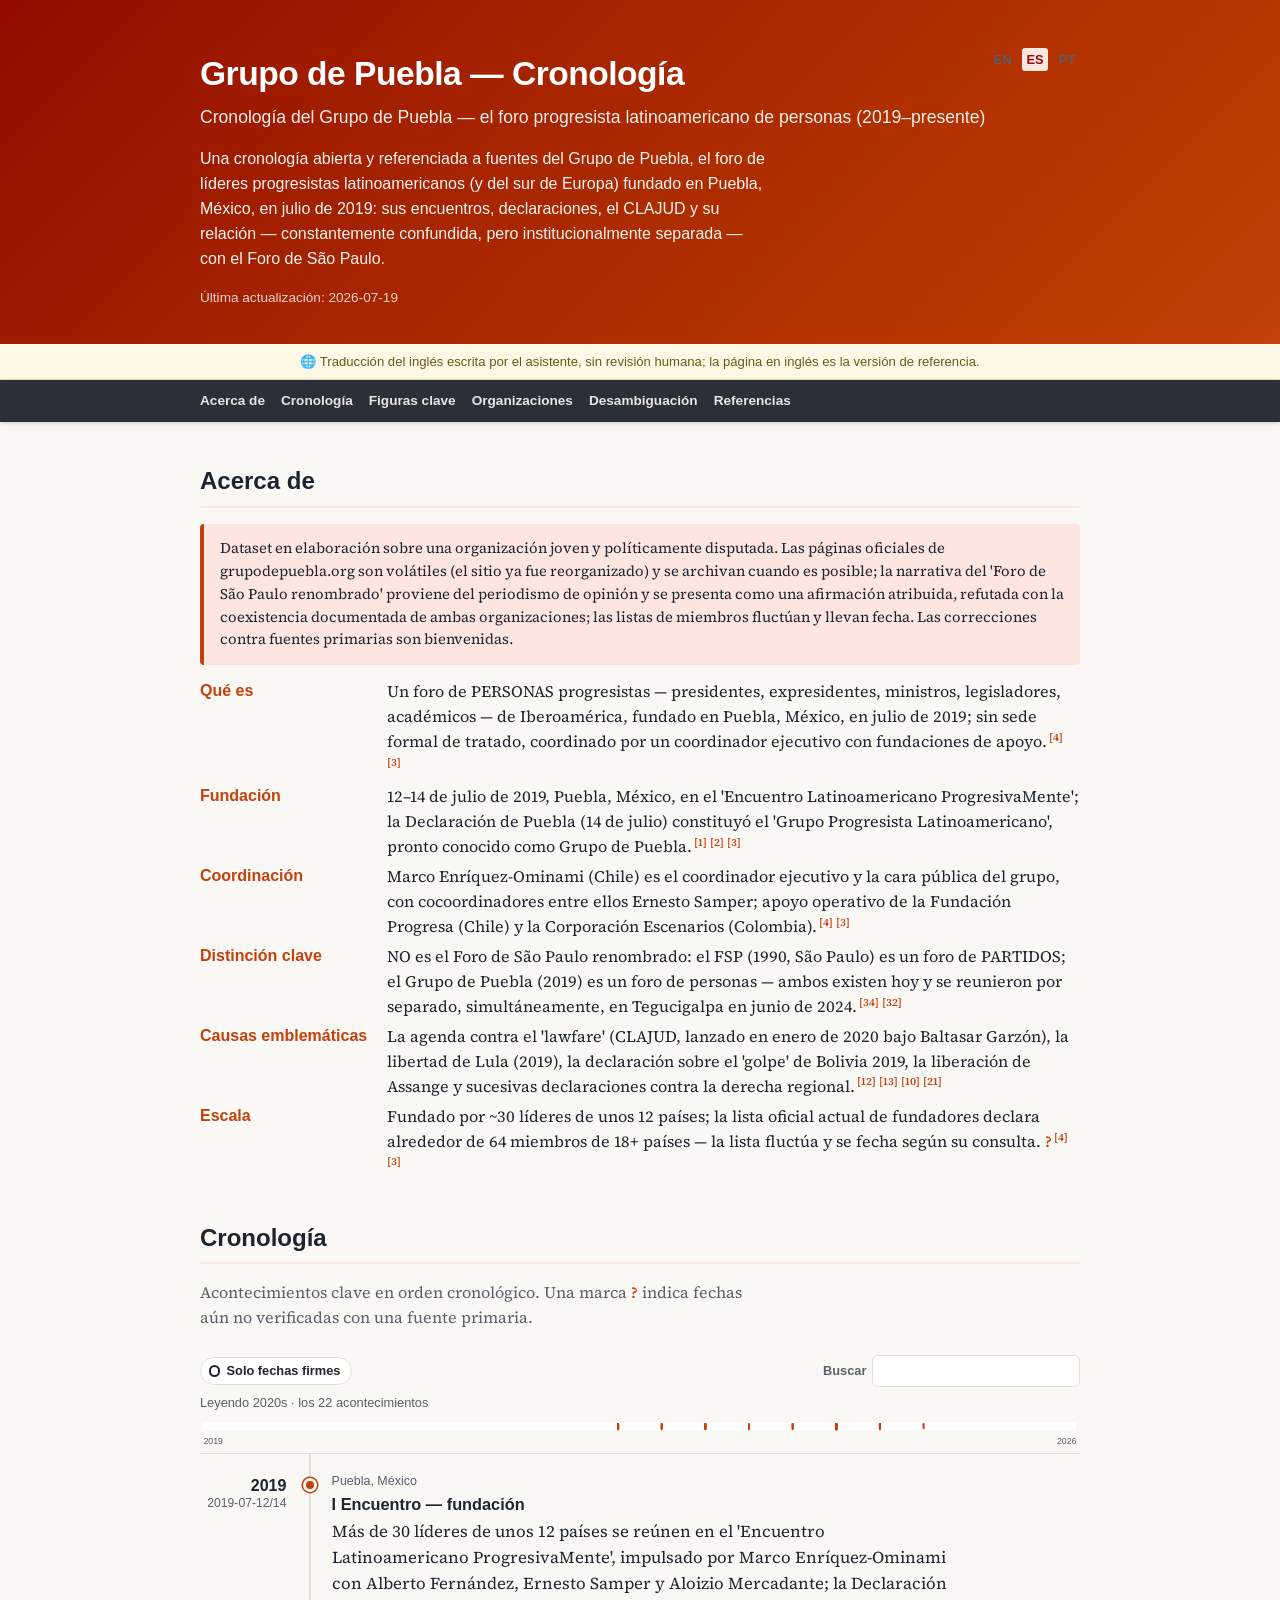
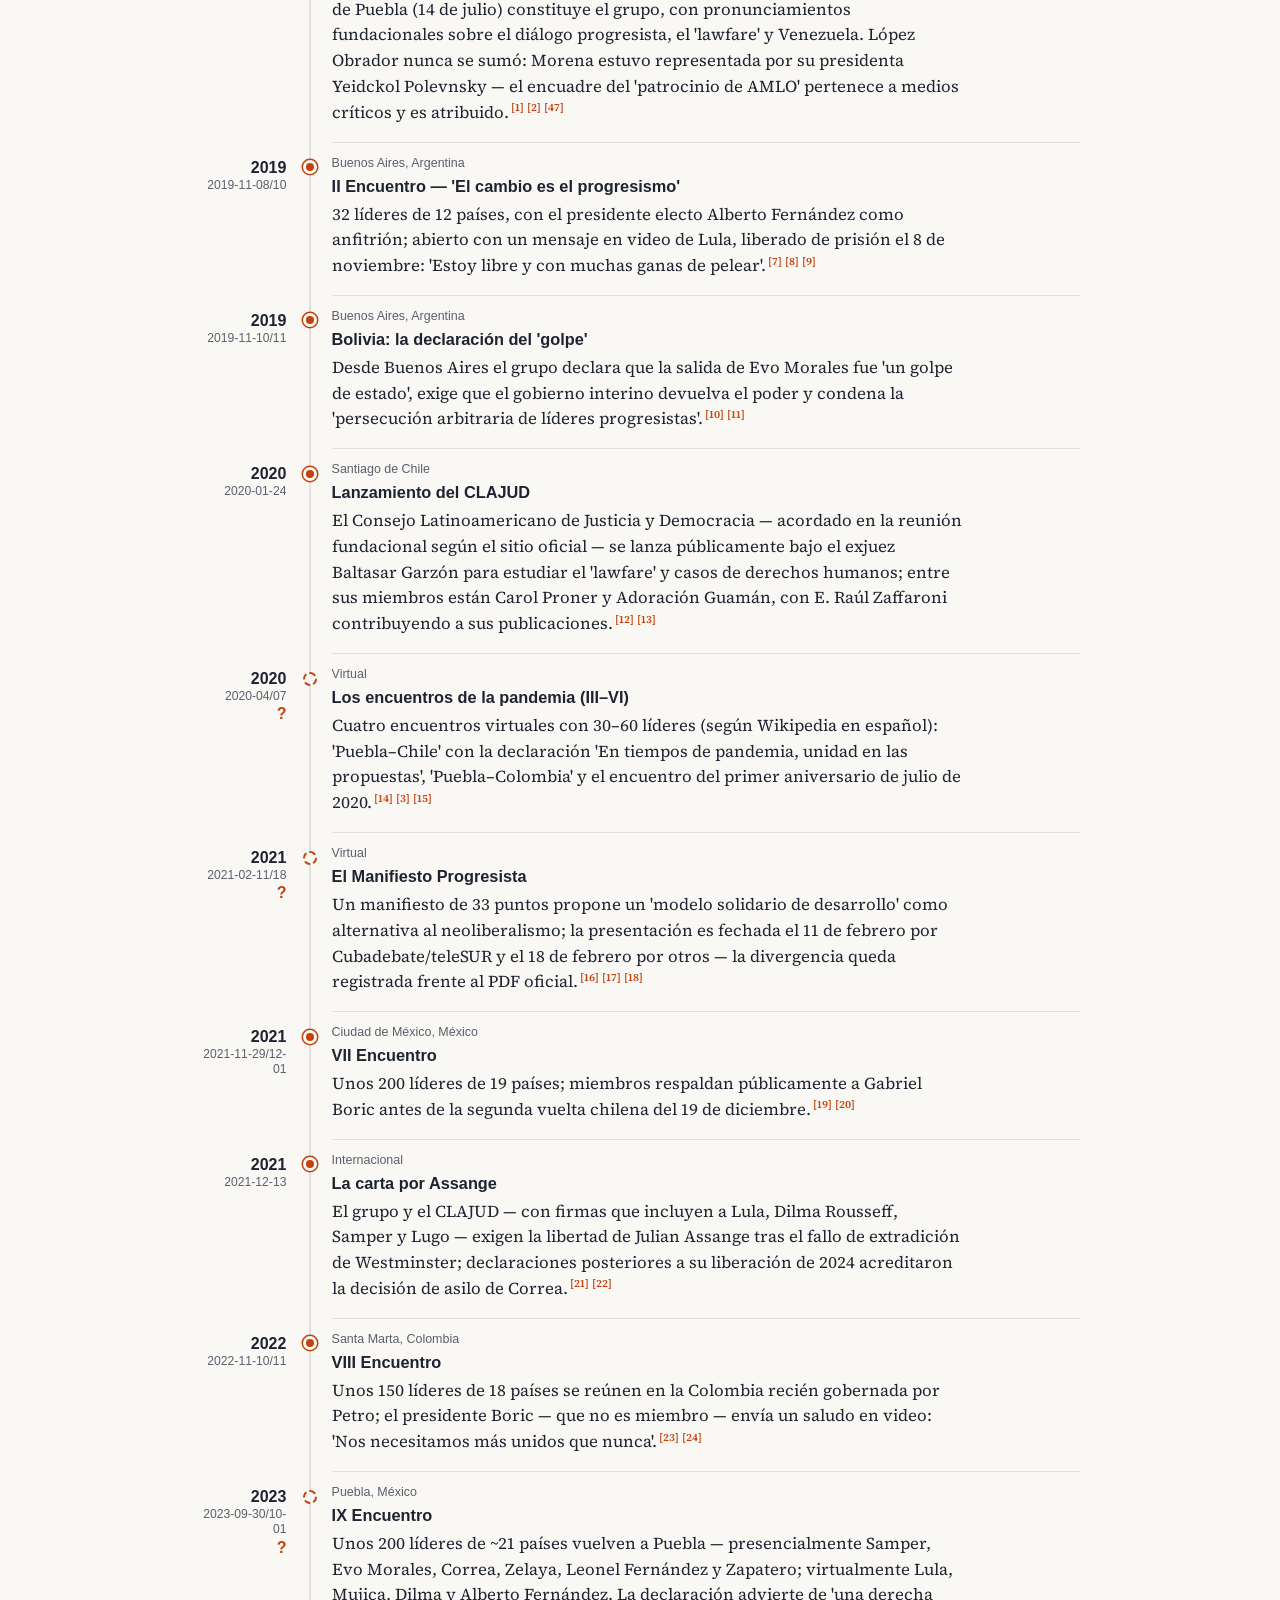
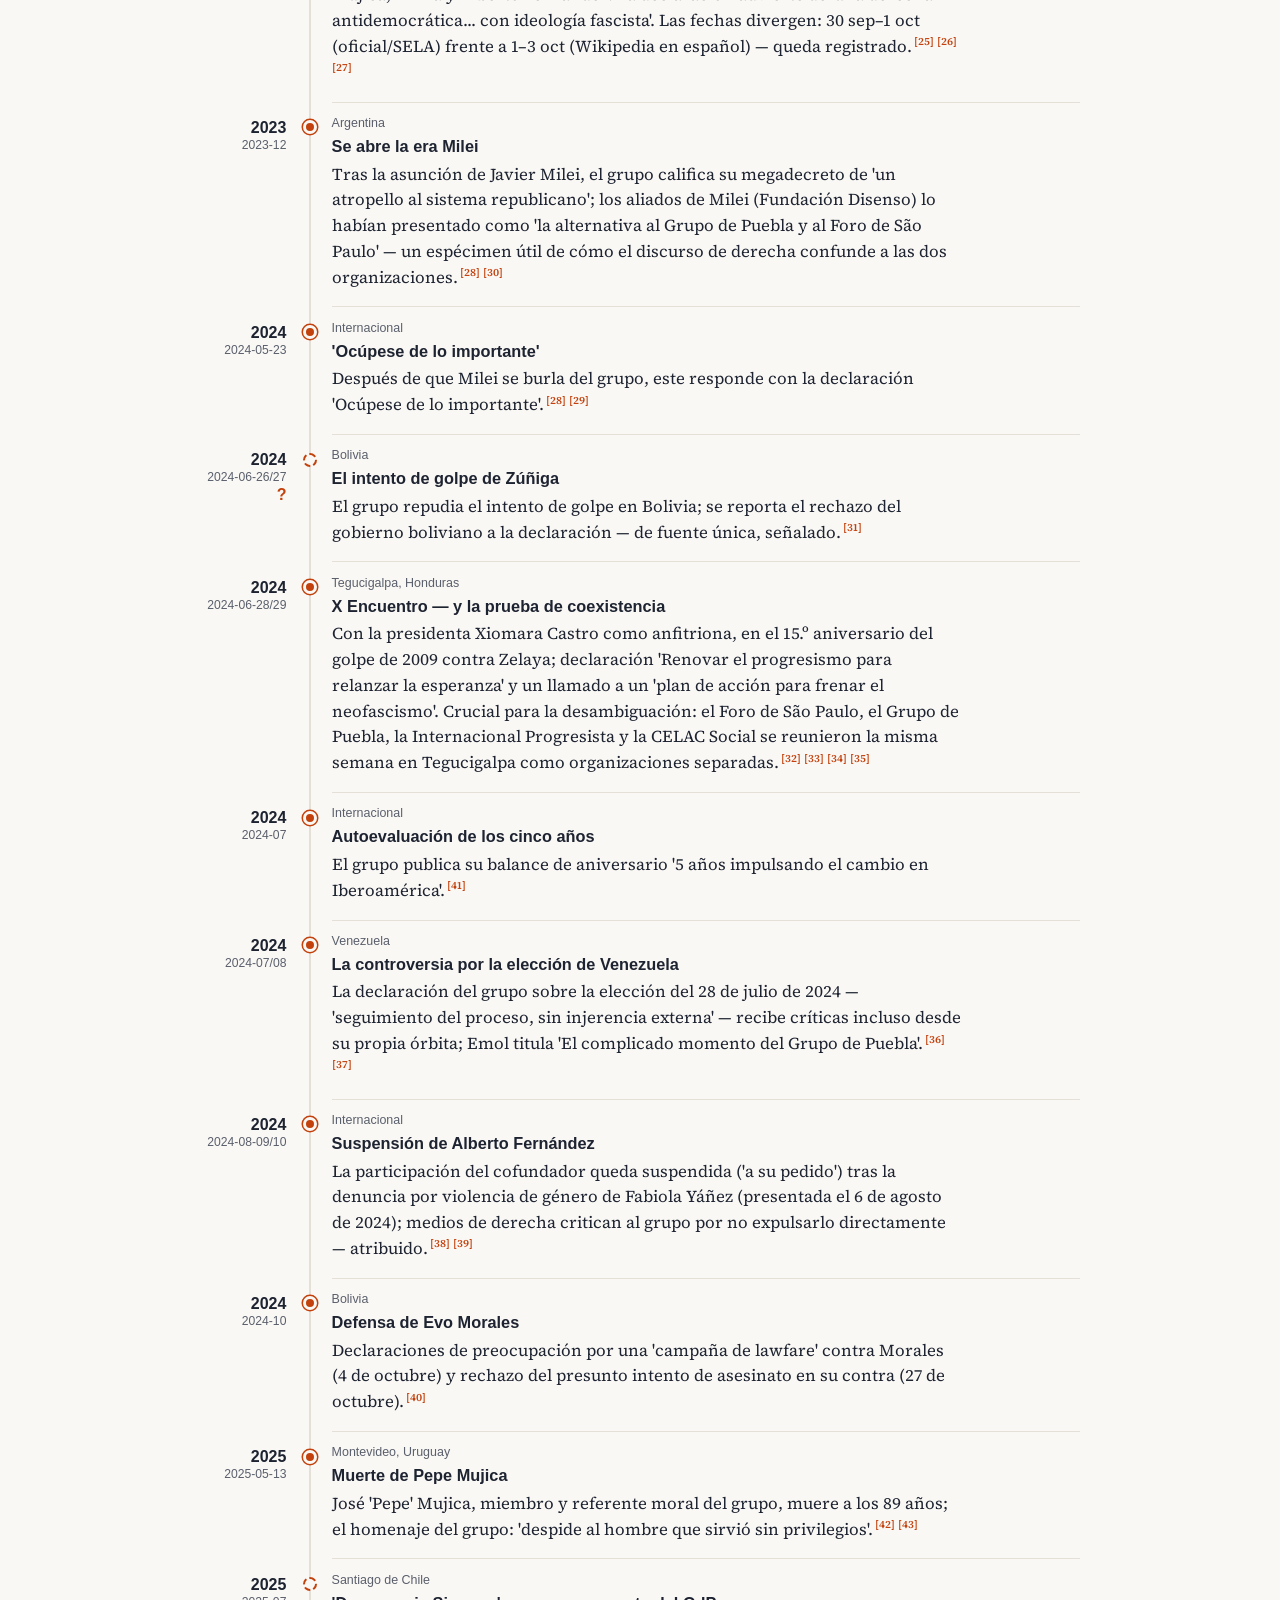
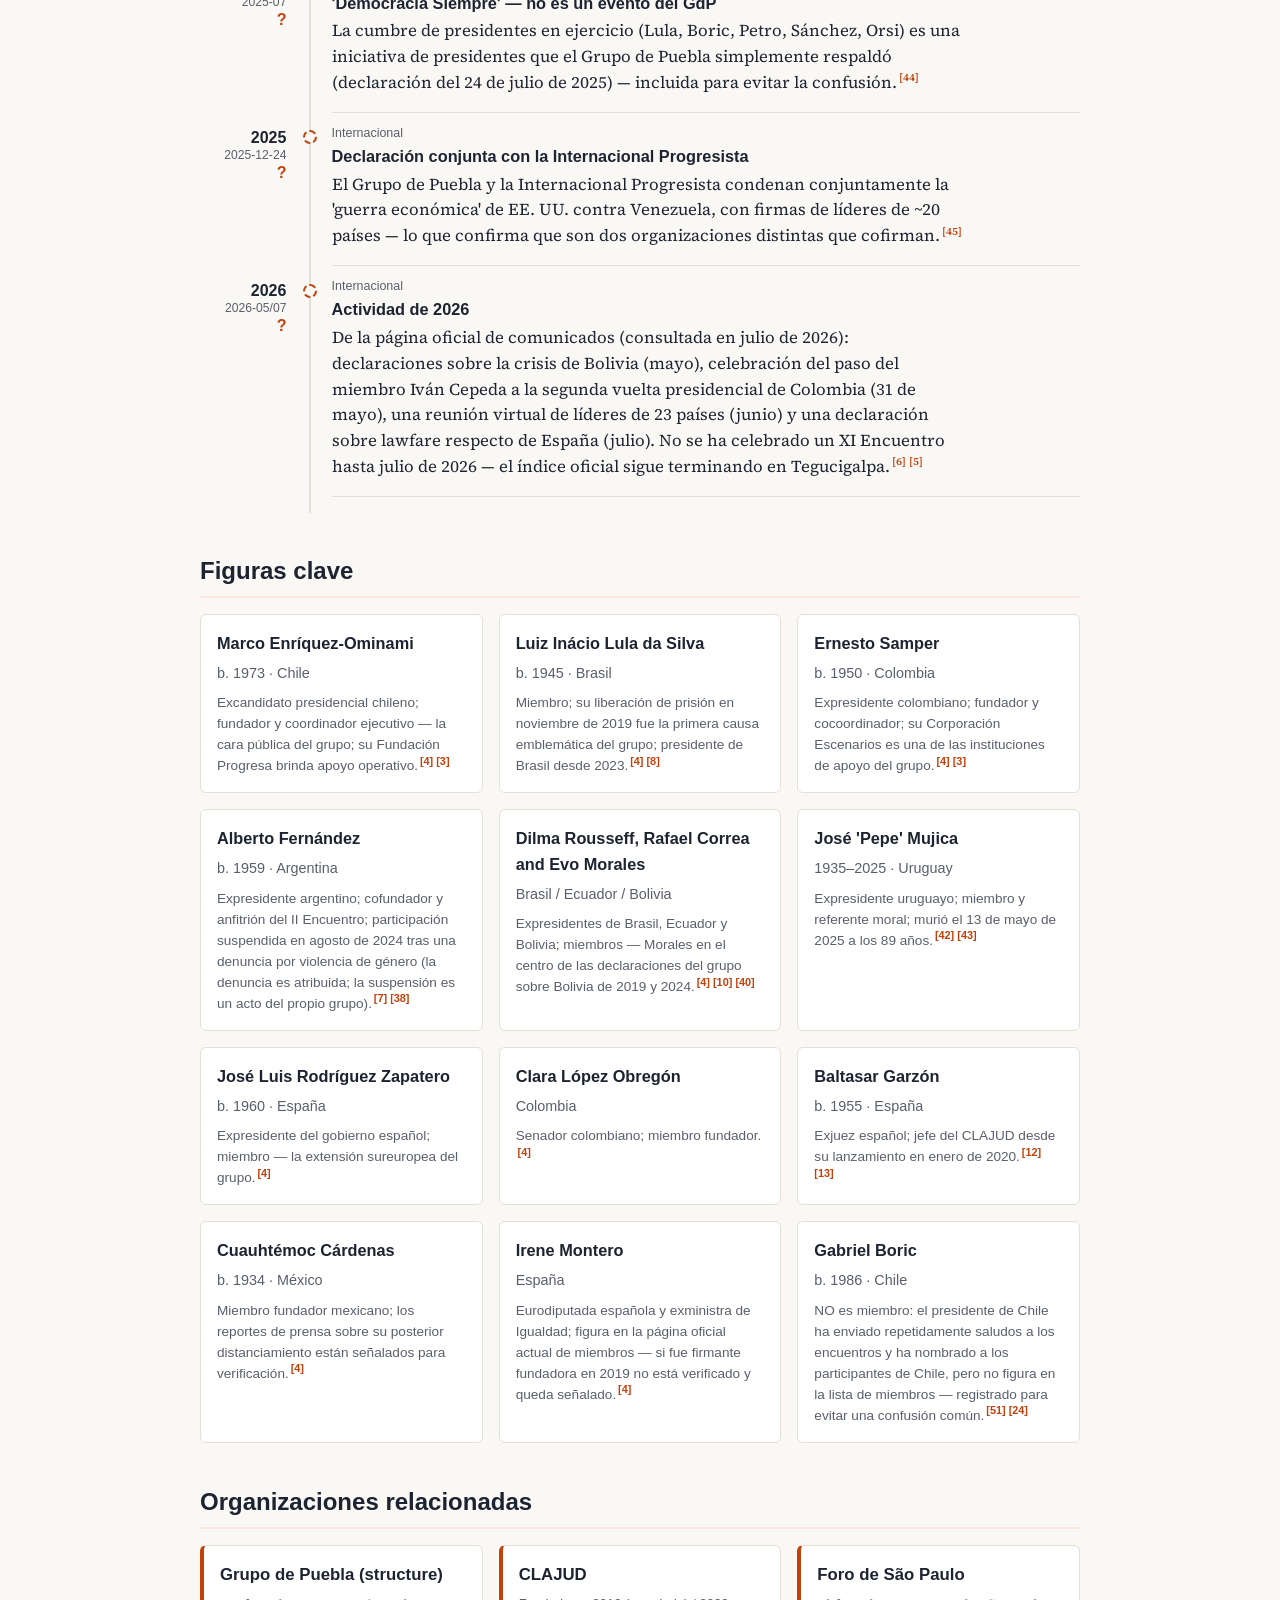
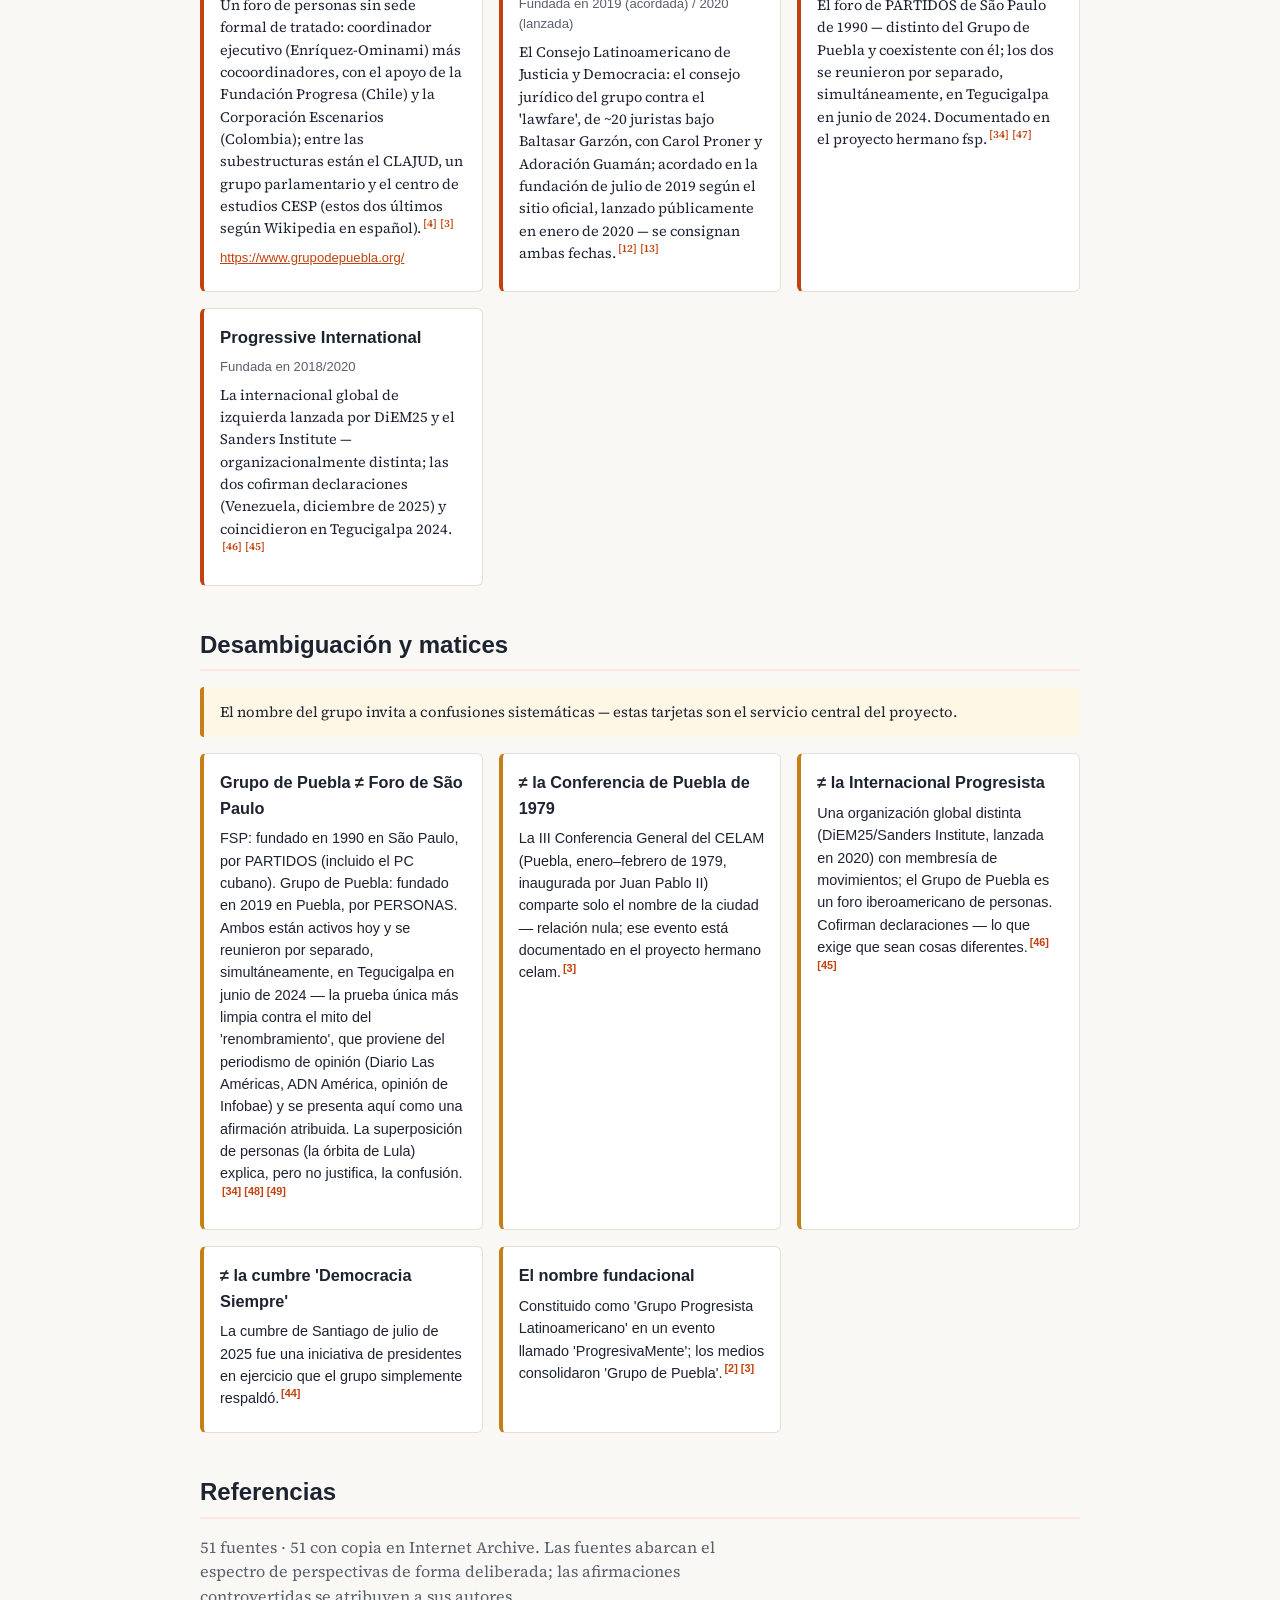
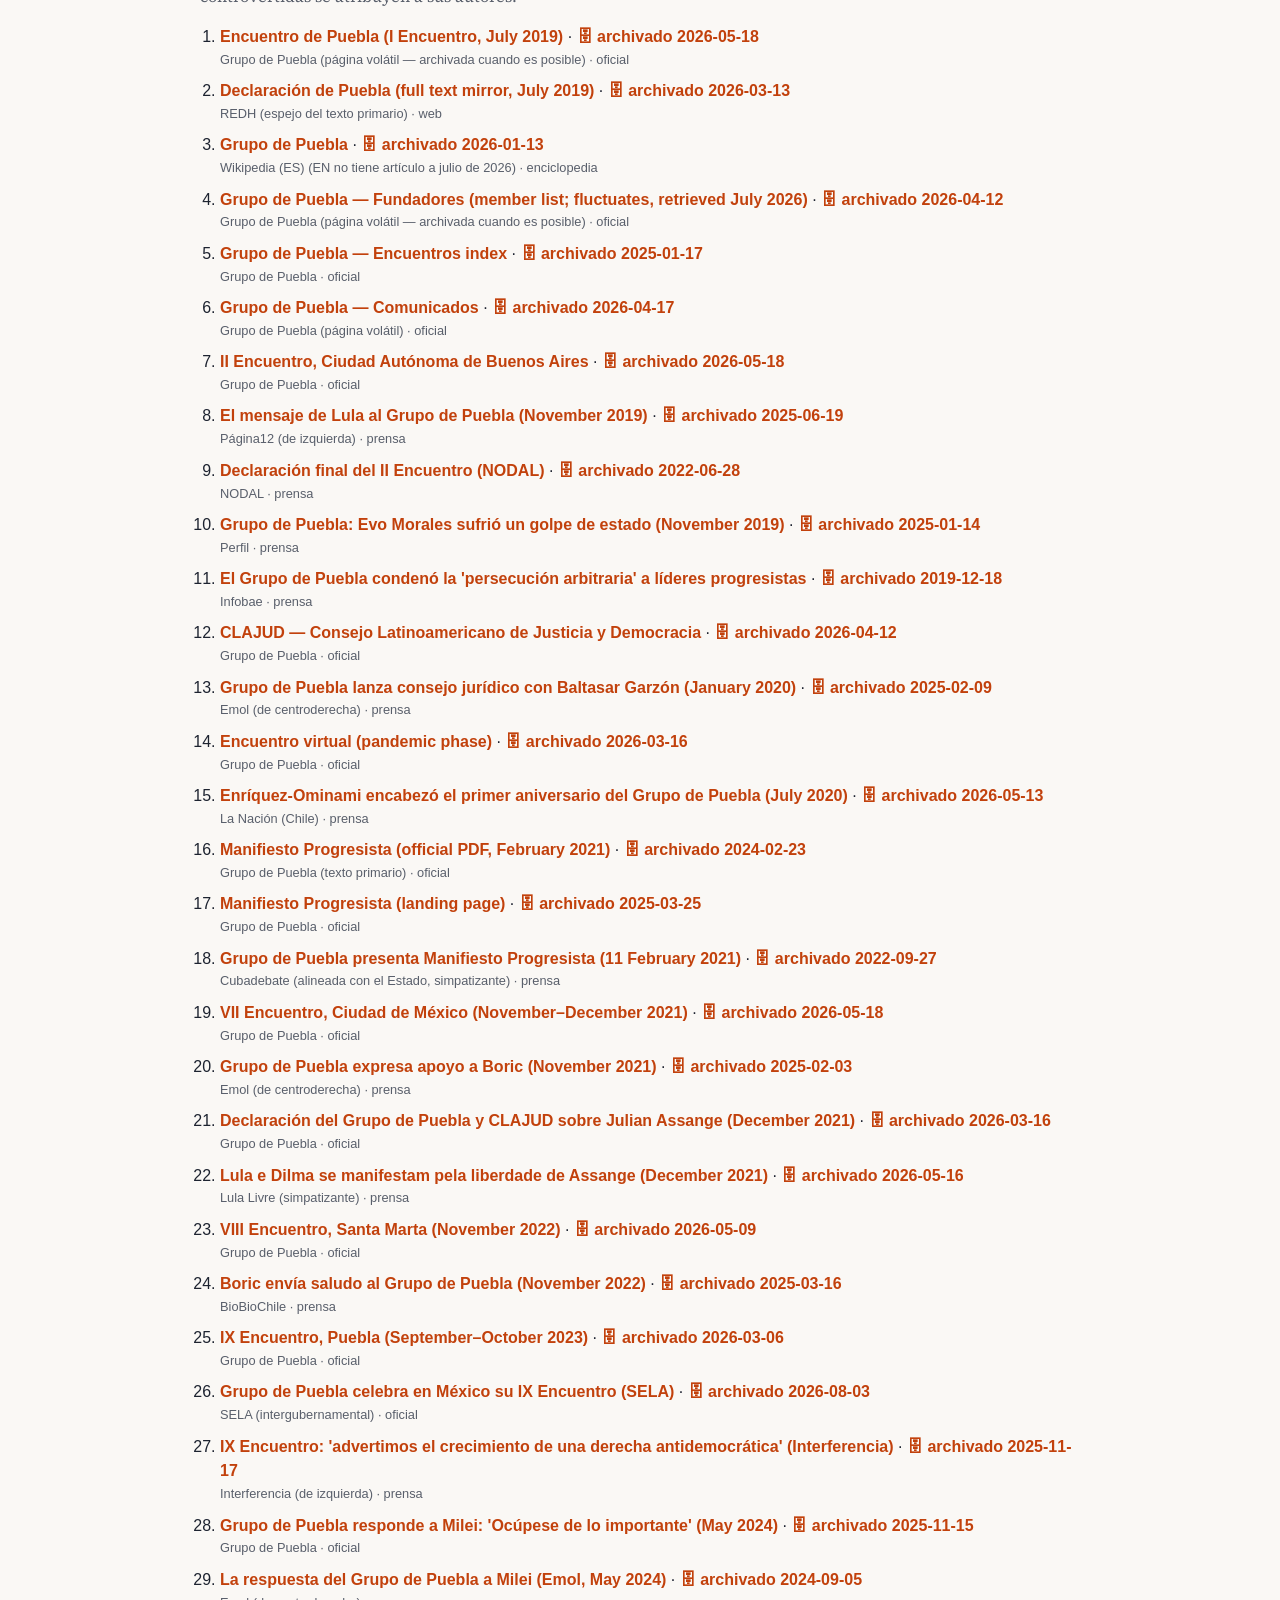
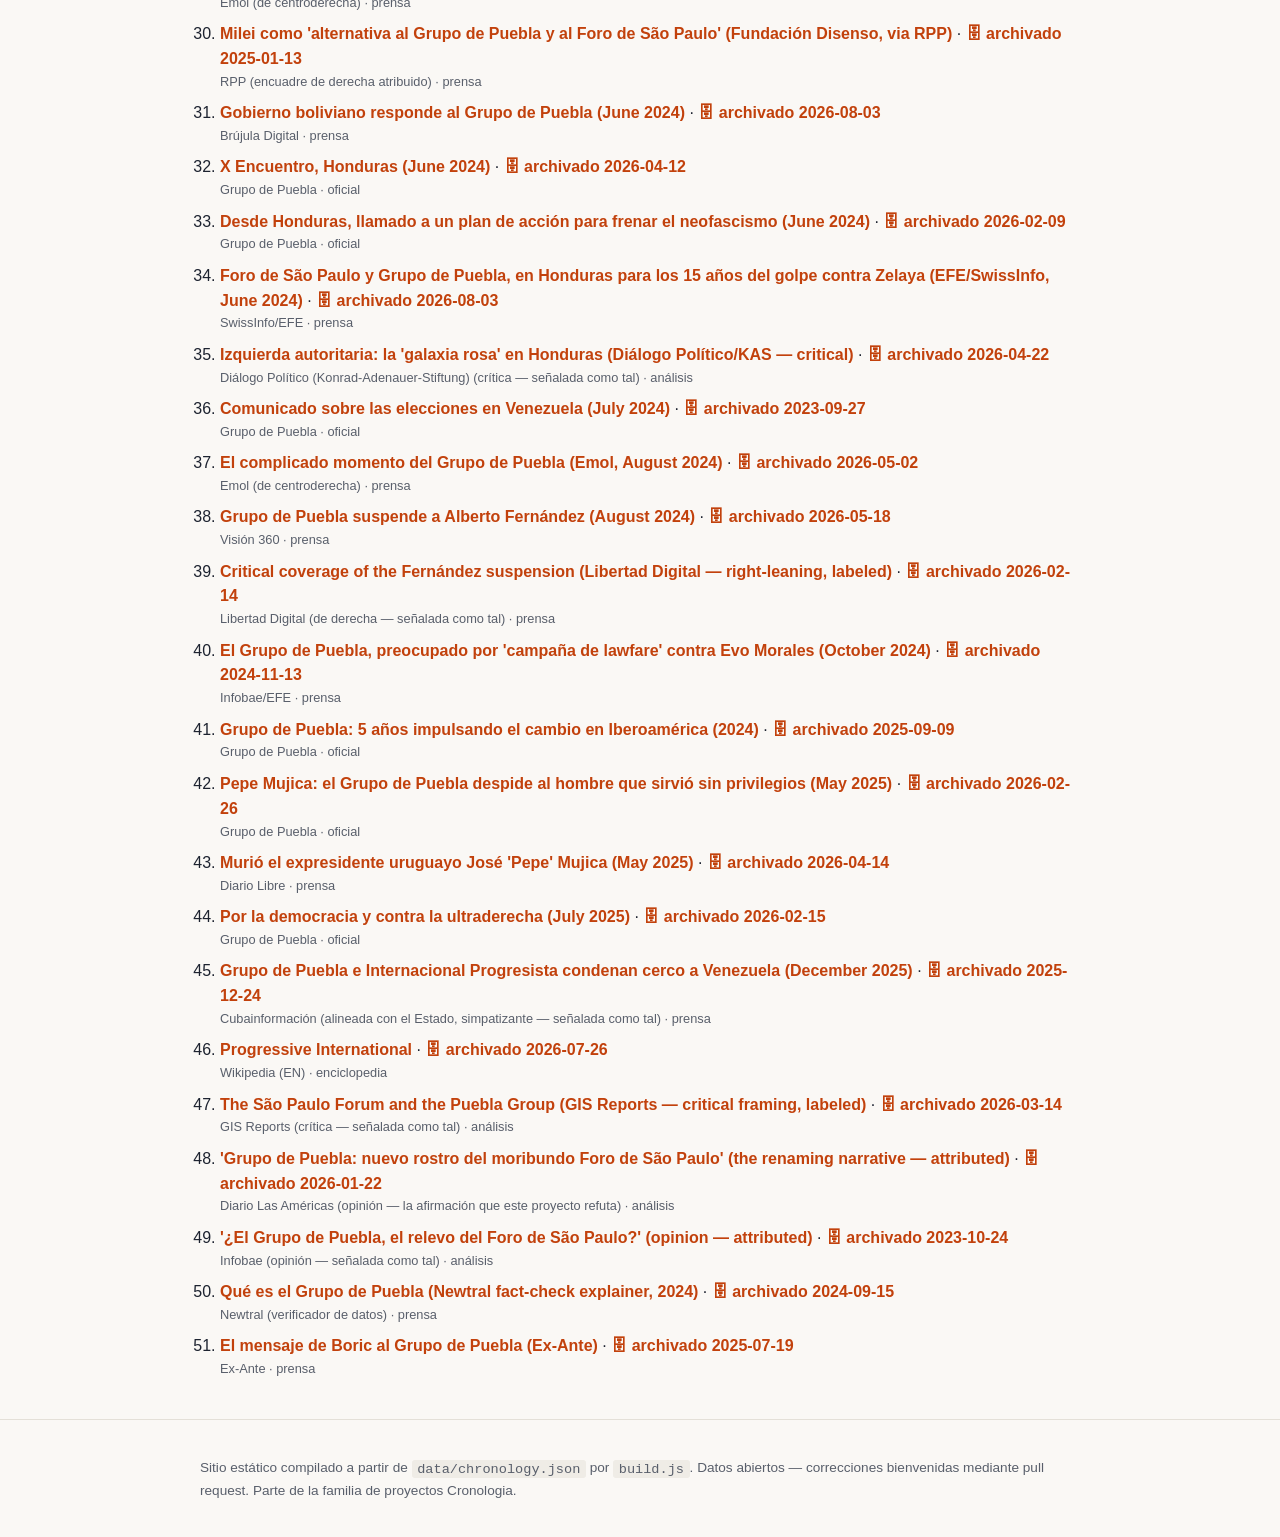
<file: docs/es/index.html>
<!DOCTYPE html>
<html lang="es">
<head>
  <meta charset="utf-8">
  <meta name="viewport" content="width=device-width, initial-scale=1">
  <title>Grupo de Puebla — Cronología</title>
  <meta name="description" content="Una cronología abierta y referenciada a fuentes del Grupo de Puebla, el foro de líderes progresistas latinoamericanos (y del sur de Europa) fundado en Puebla, México, en julio de 2019: sus encuentros, declaraciones, el CLAJUD y su relación — constantemente confundida, pero institucionalmente separada — con el Foro de São Paulo.">
  <!-- Google tag (gtag.js) -->
  <script async src="https://www.googletagmanager.com/gtag/js?id=G-R9LV1QZHVE"></script>
  <script>
    window.dataLayer = window.dataLayer || [];
    function gtag(){dataLayer.push(arguments);}
    gtag('js', new Date());
    gtag('config', 'G-R9LV1QZHVE');
  </script>
  <link rel="stylesheet" href="../styles.css">
  <script src="../river.js" defer></script>
  <script src="../cite.js" defer data-label="Referencia" data-all="Todas las referencias"></script>
  <link rel="canonical" href="https://cronologia.github.io/grupopuebla/es/">
  <link rel="alternate" hreflang="en" href="https://cronologia.github.io/grupopuebla/en/">
  <link rel="alternate" hreflang="es" href="https://cronologia.github.io/grupopuebla/es/">
  <link rel="alternate" hreflang="pt" href="https://cronologia.github.io/grupopuebla/pt/">
  <link rel="alternate" hreflang="x-default" href="https://cronologia.github.io/grupopuebla/">
  <meta property="og:type" content="website">
  <meta property="og:site_name" content="Grupo de Puebla — Cronología">
  <meta property="og:locale" content="es_ES">
  <meta property="og:title" content="Grupo de Puebla — Cronología">
  <meta property="og:description" content="Una cronología abierta y referenciada a fuentes del Grupo de Puebla, el foro de líderes progresistas latinoamericanos (y del sur de Europa) fundado en Puebla, México, en julio de 2019: sus encuentros, declaraciones, el CLAJUD y su relación — constantemente confundida, pero institucionalmente separada — con el Foro de São Paulo.">
  <meta property="og:url" content="https://cronologia.github.io/grupopuebla/es/">
  <meta name="twitter:card" content="summary">
  <meta name="twitter:title" content="Grupo de Puebla — Cronología">
  <meta name="twitter:description" content="Una cronología abierta y referenciada a fuentes del Grupo de Puebla, el foro de líderes progresistas latinoamericanos (y del sur de Europa) fundado en Puebla, México, en julio de 2019: sus encuentros, declaraciones, el CLAJUD y su relación — constantemente confundida, pero institucionalmente separada — con el Foro de São Paulo.">
  <script type="application/ld+json">
  {
    "@context": "https://schema.org",
    "@type": "WebSite",
    "name": "Grupo de Puebla — Cronología",
    "description": "Una cronología abierta y referenciada a fuentes del Grupo de Puebla, el foro de líderes progresistas latinoamericanos (y del sur de Europa) fundado en Puebla, México, en julio de 2019: sus encuentros, declaraciones, el CLAJUD y su relación — constantemente confundida, pero institucionalmente separada — con el Foro de São Paulo.",
    "url": "https://cronologia.github.io/grupopuebla/es/",
    "inLanguage": "es"
  }
  </script>
</head>
<body>
  <header class="site-header">
    <div class="wrap">
      <nav class="lang-switch" aria-label="Idioma"><a href="../en/" hreflang="en">EN</a><span class="lang-current" aria-current="true">ES</span><a href="../pt/" hreflang="pt">PT</a></nav>
      <h1>Grupo de Puebla — Cronología</h1>
      <p class="subtitle">Cronología del Grupo de Puebla — el foro progresista latinoamericano de personas (2019–presente)</p>
      <p class="lead">Una cronología abierta y referenciada a fuentes del Grupo de Puebla, el foro de líderes progresistas latinoamericanos (y del sur de Europa) fundado en Puebla, México, en julio de 2019: sus encuentros, declaraciones, el CLAJUD y su relación — constantemente confundida, pero institucionalmente separada — con el Foro de São Paulo.</p>
      <p class="updated">Última actualización: 2026-07-19</p>
    </div>
  </header>
  <div class="i18n-disclaimer" role="note">🌐 Traducción del inglés escrita por el asistente, sin revisión humana; la página en inglés es la versión de referencia.</div>

  <nav class="site-nav">
    <div class="wrap">
      <a href="#about">Acerca de</a>
      <a href="#chronology">Cronología</a>
      <a href="#figures">Figuras clave</a>
      <a href="#organizations">Organizaciones</a>
      <a href="#disambiguation">Desambiguación</a>
      <a href="#references">Referencias</a>
    </div>
  </nav>

  <main class="wrap">
    <section id="about">
      <h2>Acerca de</h2>
      <p class="notice">Dataset en elaboración sobre una organización joven y políticamente disputada. Las páginas oficiales de grupodepuebla.org son volátiles (el sitio ya fue reorganizado) y se archivan cuando es posible; la narrativa del &#39;Foro de São Paulo renombrado&#39; proviene del periodismo de opinión y se presenta como una afirmación atribuida, refutada con la coexistencia documentada de ambas organizaciones; las listas de miembros fluctúan y llevan fecha. Las correcciones contra fuentes primarias son bienvenidas.</p>
      <dl class="facts">
        <dt>Qué es</dt>
        <dd>Un foro de PERSONAS progresistas — presidentes, expresidentes, ministros, legisladores, académicos — de Iberoamérica, fundado en Puebla, México, en julio de 2019; sin sede formal de tratado, coordinado por un coordinador ejecutivo con fundaciones de apoyo.<sup class="cite"><a href="#ref-4" title="Reference 4">[4]</a> <a href="#ref-3" title="Reference 3">[3]</a></sup></dd>
        <dt>Fundación</dt>
        <dd>12–14 de julio de 2019, Puebla, México, en el &#39;Encuentro Latinoamericano ProgresivaMente&#39;; la Declaración de Puebla (14 de julio) constituyó el &#39;Grupo Progresista Latinoamericano&#39;, pronto conocido como Grupo de Puebla.<sup class="cite"><a href="#ref-1" title="Reference 1">[1]</a> <a href="#ref-2" title="Reference 2">[2]</a> <a href="#ref-3" title="Reference 3">[3]</a></sup></dd>
        <dt>Coordinación</dt>
        <dd>Marco Enríquez-Ominami (Chile) es el coordinador ejecutivo y la cara pública del grupo, con cocoordinadores entre ellos Ernesto Samper; apoyo operativo de la Fundación Progresa (Chile) y la Corporación Escenarios (Colombia).<sup class="cite"><a href="#ref-4" title="Reference 4">[4]</a> <a href="#ref-3" title="Reference 3">[3]</a></sup></dd>
        <dt>Distinción clave</dt>
        <dd>NO es el Foro de São Paulo renombrado: el FSP (1990, São Paulo) es un foro de PARTIDOS; el Grupo de Puebla (2019) es un foro de personas — ambos existen hoy y se reunieron por separado, simultáneamente, en Tegucigalpa en junio de 2024.<sup class="cite"><a href="#ref-34" title="Reference 34">[34]</a> <a href="#ref-32" title="Reference 32">[32]</a></sup></dd>
        <dt>Causas emblemáticas</dt>
        <dd>La agenda contra el &#39;lawfare&#39; (CLAJUD, lanzado en enero de 2020 bajo Baltasar Garzón), la libertad de Lula (2019), la declaración sobre el &#39;golpe&#39; de Bolivia 2019, la liberación de Assange y sucesivas declaraciones contra la derecha regional.<sup class="cite"><a href="#ref-12" title="Reference 12">[12]</a> <a href="#ref-13" title="Reference 13">[13]</a> <a href="#ref-10" title="Reference 10">[10]</a> <a href="#ref-21" title="Reference 21">[21]</a></sup></dd>
        <dt>Escala</dt>
        <dd>Fundado por ~30 líderes de unos 12 países; la lista oficial actual de fundadores declara alrededor de 64 miembros de 18+ países — la lista fluctúa y se fecha según su consulta. <span class="flag" title="Aún no verificado con una fuente primaria">?</span><sup class="cite"><a href="#ref-4" title="Reference 4">[4]</a> <a href="#ref-3" title="Reference 3">[3]</a></sup></dd>
      </dl>
    </section>

    <section id="chronology" class="river">
      <h2>Cronología</h2>
      <p class="section-intro">Acontecimientos clave en orden cronológico. Una marca <span class="flag">?</span> indica
      fechas aún no verificadas con una fuente primaria.</p>
      <div class="rv-bar">
        <div class="rv-controls" role="group" aria-label="Filtrar la cronología" hidden>
          <label class="rv-chip rv-firm"><input type="checkbox" data-firm><span class="rv-sw"></span>Solo fechas firmes</label>
          <label class="rv-find">Buscar <input type="search" autocomplete="off"></label>
          <p class="rv-status" aria-live="polite" data-all="los {n} acontecimientos" data-some="{n} de {total} acontecimientos mostrados" data-reading="Leyendo"></p>
        </div>
        <svg class="rv-ribbon" viewBox="-4 0 1008 29" preserveAspectRatio="xMinYMid meet" role="img" aria-label="Vista general de los 22 acontecimientos; los grandes vacíos del registro se dibujan como cortes">
          <rect class="rv-row" x="0" y="2" width="1000" height="9"/>
          <line class="rv-tick rv-l0" data-i="0" x1="475" x2="475" y1="3.5" y2="9.5"/><line class="rv-tick rv-l0" data-i="1" x1="475" x2="475" y1="3.5" y2="9.5"/><line class="rv-tick rv-l0" data-i="2" x1="475" x2="475" y1="3.5" y2="9.5"/><line class="rv-tick rv-l0" data-i="3" x1="525" x2="525" y1="3.5" y2="9.5"/><line class="rv-tick rv-l0 rv-u" data-i="4" x1="525" x2="525" y1="3.5" y2="9.5"/><line class="rv-tick rv-l0 rv-u" data-i="5" x1="575" x2="575" y1="3.5" y2="9.5"/><line class="rv-tick rv-l0" data-i="6" x1="575" x2="575" y1="3.5" y2="9.5"/><line class="rv-tick rv-l0" data-i="7" x1="575" x2="575" y1="3.5" y2="9.5"/><line class="rv-tick rv-l0" data-i="8" x1="625" x2="625" y1="3.5" y2="9.5"/><line class="rv-tick rv-l0 rv-u" data-i="9" x1="675" x2="675" y1="3.5" y2="9.5"/><line class="rv-tick rv-l0" data-i="10" x1="675" x2="675" y1="3.5" y2="9.5"/><line class="rv-tick rv-l0" data-i="11" x1="725" x2="725" y1="3.5" y2="9.5"/><line class="rv-tick rv-l0 rv-u" data-i="12" x1="725" x2="725" y1="3.5" y2="9.5"/><line class="rv-tick rv-l0" data-i="13" x1="725" x2="725" y1="3.5" y2="9.5"/><line class="rv-tick rv-l0" data-i="14" x1="725" x2="725" y1="3.5" y2="9.5"/><line class="rv-tick rv-l0" data-i="15" x1="725" x2="725" y1="3.5" y2="9.5"/><line class="rv-tick rv-l0" data-i="16" x1="725" x2="725" y1="3.5" y2="9.5"/><line class="rv-tick rv-l0" data-i="17" x1="725" x2="725" y1="3.5" y2="9.5"/><line class="rv-tick rv-l0" data-i="18" x1="775" x2="775" y1="3.5" y2="9.5"/><line class="rv-tick rv-l0 rv-u" data-i="19" x1="775" x2="775" y1="3.5" y2="9.5"/><line class="rv-tick rv-l0 rv-u" data-i="20" x1="775" x2="775" y1="3.5" y2="9.5"/><line class="rv-tick rv-l0 rv-u" data-i="21" x1="825" x2="825" y1="3.5" y2="9.5"/>
          <text class="rv-axis" x="0" y="26" text-anchor="start">2019</text><text class="rv-axis" x="1000" y="26" text-anchor="end">2026</text><rect class="rv-win" x="0" y="0" width="0" height="13"/>
        </svg>
      </div>
      <ol class="rv-list" style="--lanes:1">
        <li class="rv-e" id="decade-2010" data-i="0" data-lanes="" data-decade="2010s">
          <div class="rv-year">2019<small>2019-07-12/14</small></div>
          <div class="rv-node" aria-hidden="true"><i class="rv-l0" style="--k:0"></i></div>
          <div class="rv-card">
            <p class="rv-kick"><span>Puebla, México</span></p>
            <h3>I Encuentro — fundación</h3>
            <p class="rv-text">Más de 30 líderes de unos 12 países se reúnen en el &#39;Encuentro Latinoamericano ProgresivaMente&#39;, impulsado por Marco Enríquez-Ominami con Alberto Fernández, Ernesto Samper y Aloizio Mercadante; la Declaración de Puebla (14 de julio) constituye el grupo, con pronunciamientos fundacionales sobre el diálogo progresista, el &#39;lawfare&#39; y Venezuela. López Obrador nunca se sumó: Morena estuvo representada por su presidenta Yeidckol Polevnsky — el encuadre del &#39;patrocinio de AMLO&#39; pertenece a medios críticos y es atribuido.<sup class="cite"><a href="#ref-1" title="Reference 1">[1]</a> <a href="#ref-2" title="Reference 2">[2]</a> <a href="#ref-47" title="Reference 47">[47]</a></sup></p>
          </div>
        </li>
        <li class="rv-e" data-i="1" data-lanes="" data-decade="2010s">
          <div class="rv-year">2019<small>2019-11-08/10</small></div>
          <div class="rv-node" aria-hidden="true"><i class="rv-l0" style="--k:0"></i></div>
          <div class="rv-card">
            <p class="rv-kick"><span>Buenos Aires, Argentina</span></p>
            <h3>II Encuentro — &#39;El cambio es el progresismo&#39;</h3>
            <p class="rv-text">32 líderes de 12 países, con el presidente electo Alberto Fernández como anfitrión; abierto con un mensaje en video de Lula, liberado de prisión el 8 de noviembre: &#39;Estoy libre y con muchas ganas de pelear&#39;.<sup class="cite"><a href="#ref-7" title="Reference 7">[7]</a> <a href="#ref-8" title="Reference 8">[8]</a> <a href="#ref-9" title="Reference 9">[9]</a></sup></p>
          </div>
        </li>
        <li class="rv-e" data-i="2" data-lanes="" data-decade="2010s">
          <div class="rv-year">2019<small>2019-11-10/11</small></div>
          <div class="rv-node" aria-hidden="true"><i class="rv-l0" style="--k:0"></i></div>
          <div class="rv-card">
            <p class="rv-kick"><span>Buenos Aires, Argentina</span></p>
            <h3>Bolivia: la declaración del &#39;golpe&#39;</h3>
            <p class="rv-text">Desde Buenos Aires el grupo declara que la salida de Evo Morales fue &#39;un golpe de estado&#39;, exige que el gobierno interino devuelva el poder y condena la &#39;persecución arbitraria de líderes progresistas&#39;.<sup class="cite"><a href="#ref-10" title="Reference 10">[10]</a> <a href="#ref-11" title="Reference 11">[11]</a></sup></p>
          </div>
        </li>
        <li class="rv-e" id="decade-2020" data-i="3" data-lanes="" data-decade="2020s">
          <div class="rv-year">2020<small>2020-01-24</small></div>
          <div class="rv-node" aria-hidden="true"><i class="rv-l0" style="--k:0"></i></div>
          <div class="rv-card">
            <p class="rv-kick"><span>Santiago de Chile</span></p>
            <h3>Lanzamiento del CLAJUD</h3>
            <p class="rv-text">El Consejo Latinoamericano de Justicia y Democracia — acordado en la reunión fundacional según el sitio oficial — se lanza públicamente bajo el exjuez Baltasar Garzón para estudiar el &#39;lawfare&#39; y casos de derechos humanos; entre sus miembros están Carol Proner y Adoración Guamán, con E. Raúl Zaffaroni contribuyendo a sus publicaciones.<sup class="cite"><a href="#ref-12" title="Reference 12">[12]</a> <a href="#ref-13" title="Reference 13">[13]</a></sup></p>
          </div>
        </li>
        <li class="rv-e rv-u" data-i="4" data-lanes="" data-decade="2020s">
          <div class="rv-year">2020<small>2020-04/07</small> <span class="flag" title="Fecha aún no verificada con una fuente primaria">?</span></div>
          <div class="rv-node" aria-hidden="true"><i class="rv-l0" style="--k:0"></i></div>
          <div class="rv-card">
            <p class="rv-kick"><span>Virtual</span></p>
            <h3>Los encuentros de la pandemia (III–VI)</h3>
            <p class="rv-text">Cuatro encuentros virtuales con 30–60 líderes (según Wikipedia en español): &#39;Puebla–Chile&#39; con la declaración &#39;En tiempos de pandemia, unidad en las propuestas&#39;, &#39;Puebla–Colombia&#39; y el encuentro del primer aniversario de julio de 2020.<sup class="cite"><a href="#ref-14" title="Reference 14">[14]</a> <a href="#ref-3" title="Reference 3">[3]</a> <a href="#ref-15" title="Reference 15">[15]</a></sup></p>
          </div>
        </li>
        <li class="rv-e rv-u" data-i="5" data-lanes="" data-decade="2020s">
          <div class="rv-year">2021<small>2021-02-11/18</small> <span class="flag" title="Fecha aún no verificada con una fuente primaria">?</span></div>
          <div class="rv-node" aria-hidden="true"><i class="rv-l0" style="--k:0"></i></div>
          <div class="rv-card">
            <p class="rv-kick"><span>Virtual</span></p>
            <h3>El Manifiesto Progresista</h3>
            <p class="rv-text">Un manifiesto de 33 puntos propone un &#39;modelo solidario de desarrollo&#39; como alternativa al neoliberalismo; la presentación es fechada el 11 de febrero por Cubadebate/teleSUR y el 18 de febrero por otros — la divergencia queda registrada frente al PDF oficial.<sup class="cite"><a href="#ref-16" title="Reference 16">[16]</a> <a href="#ref-17" title="Reference 17">[17]</a> <a href="#ref-18" title="Reference 18">[18]</a></sup></p>
          </div>
        </li>
        <li class="rv-e" data-i="6" data-lanes="" data-decade="2020s">
          <div class="rv-year">2021<small>2021-11-29/12-01</small></div>
          <div class="rv-node" aria-hidden="true"><i class="rv-l0" style="--k:0"></i></div>
          <div class="rv-card">
            <p class="rv-kick"><span>Ciudad de México, México</span></p>
            <h3>VII Encuentro</h3>
            <p class="rv-text">Unos 200 líderes de 19 países; miembros respaldan públicamente a Gabriel Boric antes de la segunda vuelta chilena del 19 de diciembre.<sup class="cite"><a href="#ref-19" title="Reference 19">[19]</a> <a href="#ref-20" title="Reference 20">[20]</a></sup></p>
          </div>
        </li>
        <li class="rv-e" data-i="7" data-lanes="" data-decade="2020s">
          <div class="rv-year">2021<small>2021-12-13</small></div>
          <div class="rv-node" aria-hidden="true"><i class="rv-l0" style="--k:0"></i></div>
          <div class="rv-card">
            <p class="rv-kick"><span>Internacional</span></p>
            <h3>La carta por Assange</h3>
            <p class="rv-text">El grupo y el CLAJUD — con firmas que incluyen a Lula, Dilma Rousseff, Samper y Lugo — exigen la libertad de Julian Assange tras el fallo de extradición de Westminster; declaraciones posteriores a su liberación de 2024 acreditaron la decisión de asilo de Correa.<sup class="cite"><a href="#ref-21" title="Reference 21">[21]</a> <a href="#ref-22" title="Reference 22">[22]</a></sup></p>
          </div>
        </li>
        <li class="rv-e" data-i="8" data-lanes="" data-decade="2020s">
          <div class="rv-year">2022<small>2022-11-10/11</small></div>
          <div class="rv-node" aria-hidden="true"><i class="rv-l0" style="--k:0"></i></div>
          <div class="rv-card">
            <p class="rv-kick"><span>Santa Marta, Colombia</span></p>
            <h3>VIII Encuentro</h3>
            <p class="rv-text">Unos 150 líderes de 18 países se reúnen en la Colombia recién gobernada por Petro; el presidente Boric — que no es miembro — envía un saludo en video: &#39;Nos necesitamos más unidos que nunca&#39;.<sup class="cite"><a href="#ref-23" title="Reference 23">[23]</a> <a href="#ref-24" title="Reference 24">[24]</a></sup></p>
          </div>
        </li>
        <li class="rv-e rv-u" data-i="9" data-lanes="" data-decade="2020s">
          <div class="rv-year">2023<small>2023-09-30/10-01</small> <span class="flag" title="Fecha aún no verificada con una fuente primaria">?</span></div>
          <div class="rv-node" aria-hidden="true"><i class="rv-l0" style="--k:0"></i></div>
          <div class="rv-card">
            <p class="rv-kick"><span>Puebla, México</span></p>
            <h3>IX Encuentro</h3>
            <p class="rv-text">Unos 200 líderes de ~21 países vuelven a Puebla — presencialmente Samper, Evo Morales, Correa, Zelaya, Leonel Fernández y Zapatero; virtualmente Lula, Mujica, Dilma y Alberto Fernández. La declaración advierte de &#39;una derecha antidemocrática... con ideología fascista&#39;. Las fechas divergen: 30 sep–1 oct (oficial/SELA) frente a 1–3 oct (Wikipedia en español) — queda registrado.<sup class="cite"><a href="#ref-25" title="Reference 25">[25]</a> <a href="#ref-26" title="Reference 26">[26]</a> <a href="#ref-27" title="Reference 27">[27]</a></sup></p>
          </div>
        </li>
        <li class="rv-e" data-i="10" data-lanes="" data-decade="2020s">
          <div class="rv-year">2023<small>2023-12</small></div>
          <div class="rv-node" aria-hidden="true"><i class="rv-l0" style="--k:0"></i></div>
          <div class="rv-card">
            <p class="rv-kick"><span>Argentina</span></p>
            <h3>Se abre la era Milei</h3>
            <p class="rv-text">Tras la asunción de Javier Milei, el grupo califica su megadecreto de &#39;un atropello al sistema republicano&#39;; los aliados de Milei (Fundación Disenso) lo habían presentado como &#39;la alternativa al Grupo de Puebla y al Foro de São Paulo&#39; — un espécimen útil de cómo el discurso de derecha confunde a las dos organizaciones.<sup class="cite"><a href="#ref-28" title="Reference 28">[28]</a> <a href="#ref-30" title="Reference 30">[30]</a></sup></p>
          </div>
        </li>
        <li class="rv-e" data-i="11" data-lanes="" data-decade="2020s">
          <div class="rv-year">2024<small>2024-05-23</small></div>
          <div class="rv-node" aria-hidden="true"><i class="rv-l0" style="--k:0"></i></div>
          <div class="rv-card">
            <p class="rv-kick"><span>Internacional</span></p>
            <h3>&#39;Ocúpese de lo importante&#39;</h3>
            <p class="rv-text">Después de que Milei se burla del grupo, este responde con la declaración &#39;Ocúpese de lo importante&#39;.<sup class="cite"><a href="#ref-28" title="Reference 28">[28]</a> <a href="#ref-29" title="Reference 29">[29]</a></sup></p>
          </div>
        </li>
        <li class="rv-e rv-u" data-i="12" data-lanes="" data-decade="2020s">
          <div class="rv-year">2024<small>2024-06-26/27</small> <span class="flag" title="Fecha aún no verificada con una fuente primaria">?</span></div>
          <div class="rv-node" aria-hidden="true"><i class="rv-l0" style="--k:0"></i></div>
          <div class="rv-card">
            <p class="rv-kick"><span>Bolivia</span></p>
            <h3>El intento de golpe de Zúñiga</h3>
            <p class="rv-text">El grupo repudia el intento de golpe en Bolivia; se reporta el rechazo del gobierno boliviano a la declaración — de fuente única, señalado.<sup class="cite"><a href="#ref-31" title="Reference 31">[31]</a></sup></p>
          </div>
        </li>
        <li class="rv-e" data-i="13" data-lanes="" data-decade="2020s">
          <div class="rv-year">2024<small>2024-06-28/29</small></div>
          <div class="rv-node" aria-hidden="true"><i class="rv-l0" style="--k:0"></i></div>
          <div class="rv-card">
            <p class="rv-kick"><span>Tegucigalpa, Honduras</span></p>
            <h3>X Encuentro — y la prueba de coexistencia</h3>
            <p class="rv-text">Con la presidenta Xiomara Castro como anfitriona, en el 15.º aniversario del golpe de 2009 contra Zelaya; declaración &#39;Renovar el progresismo para relanzar la esperanza&#39; y un llamado a un &#39;plan de acción para frenar el neofascismo&#39;. Crucial para la desambiguación: el Foro de São Paulo, el Grupo de Puebla, la Internacional Progresista y la CELAC Social se reunieron la misma semana en Tegucigalpa como organizaciones separadas.<sup class="cite"><a href="#ref-32" title="Reference 32">[32]</a> <a href="#ref-33" title="Reference 33">[33]</a> <a href="#ref-34" title="Reference 34">[34]</a> <a href="#ref-35" title="Reference 35">[35]</a></sup></p>
          </div>
        </li>
        <li class="rv-e" data-i="14" data-lanes="" data-decade="2020s">
          <div class="rv-year">2024<small>2024-07</small></div>
          <div class="rv-node" aria-hidden="true"><i class="rv-l0" style="--k:0"></i></div>
          <div class="rv-card">
            <p class="rv-kick"><span>Internacional</span></p>
            <h3>Autoevaluación de los cinco años</h3>
            <p class="rv-text">El grupo publica su balance de aniversario &#39;5 años impulsando el cambio en Iberoamérica&#39;.<sup class="cite"><a href="#ref-41" title="Reference 41">[41]</a></sup></p>
          </div>
        </li>
        <li class="rv-e" data-i="15" data-lanes="" data-decade="2020s">
          <div class="rv-year">2024<small>2024-07/08</small></div>
          <div class="rv-node" aria-hidden="true"><i class="rv-l0" style="--k:0"></i></div>
          <div class="rv-card">
            <p class="rv-kick"><span>Venezuela</span></p>
            <h3>La controversia por la elección de Venezuela</h3>
            <p class="rv-text">La declaración del grupo sobre la elección del 28 de julio de 2024 — &#39;seguimiento del proceso, sin injerencia externa&#39; — recibe críticas incluso desde su propia órbita; Emol titula &#39;El complicado momento del Grupo de Puebla&#39;.<sup class="cite"><a href="#ref-36" title="Reference 36">[36]</a> <a href="#ref-37" title="Reference 37">[37]</a></sup></p>
          </div>
        </li>
        <li class="rv-e" data-i="16" data-lanes="" data-decade="2020s">
          <div class="rv-year">2024<small>2024-08-09/10</small></div>
          <div class="rv-node" aria-hidden="true"><i class="rv-l0" style="--k:0"></i></div>
          <div class="rv-card">
            <p class="rv-kick"><span>Internacional</span></p>
            <h3>Suspensión de Alberto Fernández</h3>
            <p class="rv-text">La participación del cofundador queda suspendida (&#39;a su pedido&#39;) tras la denuncia por violencia de género de Fabiola Yáñez (presentada el 6 de agosto de 2024); medios de derecha critican al grupo por no expulsarlo directamente — atribuido.<sup class="cite"><a href="#ref-38" title="Reference 38">[38]</a> <a href="#ref-39" title="Reference 39">[39]</a></sup></p>
          </div>
        </li>
        <li class="rv-e" data-i="17" data-lanes="" data-decade="2020s">
          <div class="rv-year">2024<small>2024-10</small></div>
          <div class="rv-node" aria-hidden="true"><i class="rv-l0" style="--k:0"></i></div>
          <div class="rv-card">
            <p class="rv-kick"><span>Bolivia</span></p>
            <h3>Defensa de Evo Morales</h3>
            <p class="rv-text">Declaraciones de preocupación por una &#39;campaña de lawfare&#39; contra Morales (4 de octubre) y rechazo del presunto intento de asesinato en su contra (27 de octubre).<sup class="cite"><a href="#ref-40" title="Reference 40">[40]</a></sup></p>
          </div>
        </li>
        <li class="rv-e" data-i="18" data-lanes="" data-decade="2020s">
          <div class="rv-year">2025<small>2025-05-13</small></div>
          <div class="rv-node" aria-hidden="true"><i class="rv-l0" style="--k:0"></i></div>
          <div class="rv-card">
            <p class="rv-kick"><span>Montevideo, Uruguay</span></p>
            <h3>Muerte de Pepe Mujica</h3>
            <p class="rv-text">José &#39;Pepe&#39; Mujica, miembro y referente moral del grupo, muere a los 89 años; el homenaje del grupo: &#39;despide al hombre que sirvió sin privilegios&#39;.<sup class="cite"><a href="#ref-42" title="Reference 42">[42]</a> <a href="#ref-43" title="Reference 43">[43]</a></sup></p>
          </div>
        </li>
        <li class="rv-e rv-u" data-i="19" data-lanes="" data-decade="2020s">
          <div class="rv-year">2025<small>2025-07</small> <span class="flag" title="Fecha aún no verificada con una fuente primaria">?</span></div>
          <div class="rv-node" aria-hidden="true"><i class="rv-l0" style="--k:0"></i></div>
          <div class="rv-card">
            <p class="rv-kick"><span>Santiago de Chile</span></p>
            <h3>&#39;Democracia Siempre&#39; — no es un evento del GdP</h3>
            <p class="rv-text">La cumbre de presidentes en ejercicio (Lula, Boric, Petro, Sánchez, Orsi) es una iniciativa de presidentes que el Grupo de Puebla simplemente respaldó (declaración del 24 de julio de 2025) — incluida para evitar la confusión.<sup class="cite"><a href="#ref-44" title="Reference 44">[44]</a></sup></p>
          </div>
        </li>
        <li class="rv-e rv-u" data-i="20" data-lanes="" data-decade="2020s">
          <div class="rv-year">2025<small>2025-12-24</small> <span class="flag" title="Fecha aún no verificada con una fuente primaria">?</span></div>
          <div class="rv-node" aria-hidden="true"><i class="rv-l0" style="--k:0"></i></div>
          <div class="rv-card">
            <p class="rv-kick"><span>Internacional</span></p>
            <h3>Declaración conjunta con la Internacional Progresista</h3>
            <p class="rv-text">El Grupo de Puebla y la Internacional Progresista condenan conjuntamente la &#39;guerra económica&#39; de EE. UU. contra Venezuela, con firmas de líderes de ~20 países — lo que confirma que son dos organizaciones distintas que cofirman.<sup class="cite"><a href="#ref-45" title="Reference 45">[45]</a></sup></p>
          </div>
        </li>
        <li class="rv-e rv-u" data-i="21" data-lanes="" data-decade="2020s">
          <div class="rv-year">2026<small>2026-05/07</small> <span class="flag" title="Fecha aún no verificada con una fuente primaria">?</span></div>
          <div class="rv-node" aria-hidden="true"><i class="rv-l0" style="--k:0"></i></div>
          <div class="rv-card">
            <p class="rv-kick"><span>Internacional</span></p>
            <h3>Actividad de 2026</h3>
            <p class="rv-text">De la página oficial de comunicados (consultada en julio de 2026): declaraciones sobre la crisis de Bolivia (mayo), celebración del paso del miembro Iván Cepeda a la segunda vuelta presidencial de Colombia (31 de mayo), una reunión virtual de líderes de 23 países (junio) y una declaración sobre lawfare respecto de España (julio). No se ha celebrado un XI Encuentro hasta julio de 2026 — el índice oficial sigue terminando en Tegucigalpa.<sup class="cite"><a href="#ref-6" title="Reference 6">[6]</a> <a href="#ref-5" title="Reference 5">[5]</a></sup></p>
          </div>
        </li>
      </ol>
      <p class="rv-empty" hidden>Ningún acontecimiento coincide. Borre la búsqueda o vuelva a activar un relato.</p>
    </section>

    <section id="figures">
      <h2>Figuras clave</h2>
      <div class="party-grid">
      <div class="party-card">
        <h3>Marco Enríquez-Ominami</h3>
        <p class="country">b. 1973 · Chile</p>
        <p class="figures">Excandidato presidencial chileno; fundador y coordinador ejecutivo — la cara pública del grupo; su Fundación Progresa brinda apoyo operativo.<sup class="cite"><a href="#ref-4" title="Reference 4">[4]</a> <a href="#ref-3" title="Reference 3">[3]</a></sup></p>
        
      </div>
      <div class="party-card">
        <h3>Luiz Inácio Lula da Silva</h3>
        <p class="country">b. 1945 · Brasil</p>
        <p class="figures">Miembro; su liberación de prisión en noviembre de 2019 fue la primera causa emblemática del grupo; presidente de Brasil desde 2023.<sup class="cite"><a href="#ref-4" title="Reference 4">[4]</a> <a href="#ref-8" title="Reference 8">[8]</a></sup></p>
        
      </div>
      <div class="party-card">
        <h3>Ernesto Samper</h3>
        <p class="country">b. 1950 · Colombia</p>
        <p class="figures">Expresidente colombiano; fundador y cocoordinador; su Corporación Escenarios es una de las instituciones de apoyo del grupo.<sup class="cite"><a href="#ref-4" title="Reference 4">[4]</a> <a href="#ref-3" title="Reference 3">[3]</a></sup></p>
        
      </div>
      <div class="party-card">
        <h3>Alberto Fernández</h3>
        <p class="country">b. 1959 · Argentina</p>
        <p class="figures">Expresidente argentino; cofundador y anfitrión del II Encuentro; participación suspendida en agosto de 2024 tras una denuncia por violencia de género (la denuncia es atribuida; la suspensión es un acto del propio grupo).<sup class="cite"><a href="#ref-7" title="Reference 7">[7]</a> <a href="#ref-38" title="Reference 38">[38]</a></sup></p>
        
      </div>
      <div class="party-card">
        <h3>Dilma Rousseff, Rafael Correa and Evo Morales</h3>
        <p class="country">Brasil / Ecuador / Bolivia</p>
        <p class="figures">Expresidentes de Brasil, Ecuador y Bolivia; miembros — Morales en el centro de las declaraciones del grupo sobre Bolivia de 2019 y 2024.<sup class="cite"><a href="#ref-4" title="Reference 4">[4]</a> <a href="#ref-10" title="Reference 10">[10]</a> <a href="#ref-40" title="Reference 40">[40]</a></sup></p>
        
      </div>
      <div class="party-card">
        <h3>José &#39;Pepe&#39; Mujica</h3>
        <p class="country">1935–2025 · Uruguay</p>
        <p class="figures">Expresidente uruguayo; miembro y referente moral; murió el 13 de mayo de 2025 a los 89 años.<sup class="cite"><a href="#ref-42" title="Reference 42">[42]</a> <a href="#ref-43" title="Reference 43">[43]</a></sup></p>
        
      </div>
      <div class="party-card">
        <h3>José Luis Rodríguez Zapatero</h3>
        <p class="country">b. 1960 · España</p>
        <p class="figures">Expresidente del gobierno español; miembro — la extensión sureuropea del grupo.<sup class="cite"><a href="#ref-4" title="Reference 4">[4]</a></sup></p>
        
      </div>
      <div class="party-card">
        <h3>Clara López Obregón</h3>
        <p class="country">Colombia</p>
        <p class="figures">Senador colombiano; miembro fundador.<sup class="cite"><a href="#ref-4" title="Reference 4">[4]</a></sup></p>
        
      </div>
      <div class="party-card">
        <h3>Baltasar Garzón</h3>
        <p class="country">b. 1955 · España</p>
        <p class="figures">Exjuez español; jefe del CLAJUD desde su lanzamiento en enero de 2020.<sup class="cite"><a href="#ref-12" title="Reference 12">[12]</a> <a href="#ref-13" title="Reference 13">[13]</a></sup></p>
        
      </div>
      <div class="party-card">
        <h3>Cuauhtémoc Cárdenas</h3>
        <p class="country">b. 1934 · México</p>
        <p class="figures">Miembro fundador mexicano; los reportes de prensa sobre su posterior distanciamiento están señalados para verificación.<sup class="cite"><a href="#ref-4" title="Reference 4">[4]</a></sup></p>
        
      </div>
      <div class="party-card">
        <h3>Irene Montero</h3>
        <p class="country">España</p>
        <p class="figures">Eurodiputada española y exministra de Igualdad; figura en la página oficial actual de miembros — si fue firmante fundadora en 2019 no está verificado y queda señalado.<sup class="cite"><a href="#ref-4" title="Reference 4">[4]</a></sup></p>
        
      </div>
      <div class="party-card">
        <h3>Gabriel Boric</h3>
        <p class="country">b. 1986 · Chile</p>
        <p class="figures">NO es miembro: el presidente de Chile ha enviado repetidamente saludos a los encuentros y ha nombrado a los participantes de Chile, pero no figura en la lista de miembros — registrado para evitar una confusión común.<sup class="cite"><a href="#ref-51" title="Reference 51">[51]</a> <a href="#ref-24" title="Reference 24">[24]</a></sup></p>
        
      </div>
      </div>
    </section>

    <section id="organizations">
      <h2>Organizaciones relacionadas</h2>
      <div class="party-grid">
      <div class="related-card">
        <h3>Grupo de Puebla (structure)</h3>
        
        <p>Un foro de personas sin sede formal de tratado: coordinador ejecutivo (Enríquez-Ominami) más cocoordinadores, con el apoyo de la Fundación Progresa (Chile) y la Corporación Escenarios (Colombia); entre las subestructuras están el CLAJUD, un grupo parlamentario y el centro de estudios CESP (estos dos últimos según Wikipedia en español).<sup class="cite"><a href="#ref-4" title="Reference 4">[4]</a> <a href="#ref-3" title="Reference 3">[3]</a></sup></p>
        
        <p class="related-link"><a href="https://www.grupodepuebla.org/" rel="noopener noreferrer" target="_blank">https://www.grupodepuebla.org/</a></p>
      </div>
      <div class="related-card">
        <h3>CLAJUD</h3>
        <p class="related-meta">Fundada en 2019 (acordada) / 2020 (lanzada)</p>
        <p>El Consejo Latinoamericano de Justicia y Democracia: el consejo jurídico del grupo contra el &#39;lawfare&#39;, de ~20 juristas bajo Baltasar Garzón, con Carol Proner y Adoración Guamán; acordado en la fundación de julio de 2019 según el sitio oficial, lanzado públicamente en enero de 2020 — se consignan ambas fechas.<sup class="cite"><a href="#ref-12" title="Reference 12">[12]</a> <a href="#ref-13" title="Reference 13">[13]</a></sup></p>
        
        
      </div>
      <div class="related-card">
        <h3>Foro de São Paulo</h3>
        
        <p>El foro de PARTIDOS de São Paulo de 1990 — distinto del Grupo de Puebla y coexistente con él; los dos se reunieron por separado, simultáneamente, en Tegucigalpa en junio de 2024. Documentado en el proyecto hermano fsp.<sup class="cite"><a href="#ref-34" title="Reference 34">[34]</a> <a href="#ref-47" title="Reference 47">[47]</a></sup></p>
        
        
      </div>
      <div class="related-card">
        <h3>Progressive International</h3>
        <p class="related-meta">Fundada en 2018/2020</p>
        <p>La internacional global de izquierda lanzada por DiEM25 y el Sanders Institute — organizacionalmente distinta; las dos cofirman declaraciones (Venezuela, diciembre de 2025) y coincidieron en Tegucigalpa 2024.<sup class="cite"><a href="#ref-46" title="Reference 46">[46]</a> <a href="#ref-45" title="Reference 45">[45]</a></sup></p>
        
        
      </div>
      </div>
    </section>

    <section id="disambiguation">
      <h2>Desambiguación y matices</h2>
      <p class="notice notice-attribution">El nombre del grupo invita a confusiones sistemáticas — estas tarjetas son el servicio central del proyecto.</p>
      <div class="party-grid">
      <div class="cp-card">
        <h3>Grupo de Puebla ≠ Foro de São Paulo</h3>
        <p>FSP: fundado en 1990 en São Paulo, por PARTIDOS (incluido el PC cubano). Grupo de Puebla: fundado en 2019 en Puebla, por PERSONAS. Ambos están activos hoy y se reunieron por separado, simultáneamente, en Tegucigalpa en junio de 2024 — la prueba única más limpia contra el mito del &#39;renombramiento&#39;, que proviene del periodismo de opinión (Diario Las Américas, ADN América, opinión de Infobae) y se presenta aquí como una afirmación atribuida. La superposición de personas (la órbita de Lula) explica, pero no justifica, la confusión.<sup class="cite"><a href="#ref-34" title="Reference 34">[34]</a> <a href="#ref-48" title="Reference 48">[48]</a> <a href="#ref-49" title="Reference 49">[49]</a></sup></p>
      </div>
      <div class="cp-card">
        <h3>≠ la Conferencia de Puebla de 1979</h3>
        <p>La III Conferencia General del CELAM (Puebla, enero–febrero de 1979, inaugurada por Juan Pablo II) comparte solo el nombre de la ciudad — relación nula; ese evento está documentado en el proyecto hermano celam.<sup class="cite"><a href="#ref-3" title="Reference 3">[3]</a></sup></p>
      </div>
      <div class="cp-card">
        <h3>≠ la Internacional Progresista</h3>
        <p>Una organización global distinta (DiEM25/Sanders Institute, lanzada en 2020) con membresía de movimientos; el Grupo de Puebla es un foro iberoamericano de personas. Cofirman declaraciones — lo que exige que sean cosas diferentes.<sup class="cite"><a href="#ref-46" title="Reference 46">[46]</a> <a href="#ref-45" title="Reference 45">[45]</a></sup></p>
      </div>
      <div class="cp-card">
        <h3>≠ la cumbre &#39;Democracia Siempre&#39;</h3>
        <p>La cumbre de Santiago de julio de 2025 fue una iniciativa de presidentes en ejercicio que el grupo simplemente respaldó.<sup class="cite"><a href="#ref-44" title="Reference 44">[44]</a></sup></p>
      </div>
      <div class="cp-card">
        <h3>El nombre fundacional</h3>
        <p>Constituido como &#39;Grupo Progresista Latinoamericano&#39; en un evento llamado &#39;ProgresivaMente&#39;; los medios consolidaron &#39;Grupo de Puebla&#39;.<sup class="cite"><a href="#ref-2" title="Reference 2">[2]</a> <a href="#ref-3" title="Reference 3">[3]</a></sup></p>
      </div>
      </div>
    </section>

    <section id="references">
      <h2>Referencias</h2>
      <p class="section-intro">51 fuentes · 51 con copia en Internet Archive. Las fuentes abarcan el
      espectro de perspectivas de forma deliberada; las afirmaciones controvertidas se atribuyen a sus autores.</p>
      <ol class="references">
        <li id="ref-1">
          <a href="https://www.grupodepuebla.org/encuentro-de-puebla/" rel="noopener noreferrer" target="_blank">Encuentro de Puebla (I Encuentro, July 2019)</a> · <a class="archive-link" href="https://web.archive.org/web/20260518185025/https://www.grupodepuebla.org/encuentro-de-puebla/" rel="noopener noreferrer" target="_blank">🗄 archivado 2026-05-18</a>
          <span class="ref-meta">Grupo de Puebla (página volátil — archivada cuando es posible) · oficial</span>
        </li>
        <li id="ref-2">
          <a href="https://redh-cuba.org/2019/07/declaracion-de-puebla/" rel="noopener noreferrer" target="_blank">Declaración de Puebla (full text mirror, July 2019)</a> · <a class="archive-link" href="https://web.archive.org/web/20260313213156/https://redh-cuba.org/2019/07/declaracion-de-puebla/" rel="noopener noreferrer" target="_blank">🗄 archivado 2026-03-13</a>
          <span class="ref-meta">REDH (espejo del texto primario) · web</span>
        </li>
        <li id="ref-3">
          <a href="https://es.wikipedia.org/wiki/Grupo_de_Puebla" rel="noopener noreferrer" target="_blank">Grupo de Puebla</a> · <a class="archive-link" href="https://web.archive.org/web/20260113233729/https://es.wikipedia.org/wiki/Grupo_de_Puebla" rel="noopener noreferrer" target="_blank">🗄 archivado 2026-01-13</a>
          <span class="ref-meta">Wikipedia (ES) (EN no tiene artículo a julio de 2026) · enciclopedia</span>
        </li>
        <li id="ref-4">
          <a href="https://www.grupodepuebla.org/en/fundadores/" rel="noopener noreferrer" target="_blank">Grupo de Puebla — Fundadores (member list; fluctuates, retrieved July 2026)</a> · <a class="archive-link" href="https://web.archive.org/web/20260412052233/https://www.grupodepuebla.org/en/fundadores/" rel="noopener noreferrer" target="_blank">🗄 archivado 2026-04-12</a>
          <span class="ref-meta">Grupo de Puebla (página volátil — archivada cuando es posible) · oficial</span>
        </li>
        <li id="ref-5">
          <a href="https://www.grupodepuebla.org/en/encuentros/" rel="noopener noreferrer" target="_blank">Grupo de Puebla — Encuentros index</a> · <a class="archive-link" href="https://web.archive.org/web/20250117014638/https://www.grupodepuebla.org/en/encuentros/" rel="noopener noreferrer" target="_blank">🗄 archivado 2025-01-17</a>
          <span class="ref-meta">Grupo de Puebla · oficial</span>
        </li>
        <li id="ref-6">
          <a href="https://www.grupodepuebla.org/en/comunicados/" rel="noopener noreferrer" target="_blank">Grupo de Puebla — Comunicados</a> · <a class="archive-link" href="https://web.archive.org/web/20260417131351/https://www.grupodepuebla.org/en/comunicados/" rel="noopener noreferrer" target="_blank">🗄 archivado 2026-04-17</a>
          <span class="ref-meta">Grupo de Puebla (página volátil) · oficial</span>
        </li>
        <li id="ref-7">
          <a href="https://www.grupodepuebla.org/ii-encuentro-ciudad-autonoma-de-buenos-aires/" rel="noopener noreferrer" target="_blank">II Encuentro, Ciudad Autónoma de Buenos Aires</a> · <a class="archive-link" href="https://web.archive.org/web/20260518185025/https://www.grupodepuebla.org/ii-encuentro-ciudad-autonoma-de-buenos-aires/" rel="noopener noreferrer" target="_blank">🗄 archivado 2026-05-18</a>
          <span class="ref-meta">Grupo de Puebla · oficial</span>
        </li>
        <li id="ref-8">
          <a href="https://www.pagina12.com.ar/230079-el-mensaje-de-lula-al-grupo-de-puebla" rel="noopener noreferrer" target="_blank">El mensaje de Lula al Grupo de Puebla (November 2019)</a> · <a class="archive-link" href="https://web.archive.org/web/20250619090558/https://www.pagina12.com.ar/230079-el-mensaje-de-lula-al-grupo-de-puebla" rel="noopener noreferrer" target="_blank">🗄 archivado 2025-06-19</a>
          <span class="ref-meta">Página12 (de izquierda) · prensa</span>
        </li>
        <li id="ref-9">
          <a href="https://www.nodal.am/2019/11/declaracion-final-del-ii-encuentro-del-grupo-de-puebla/" rel="noopener noreferrer" target="_blank">Declaración final del II Encuentro (NODAL)</a> · <a class="archive-link" href="https://web.archive.org/web/20220628130248/https://www.nodal.am/2019/11/declaracion-final-del-ii-encuentro-del-grupo-de-puebla/" rel="noopener noreferrer" target="_blank">🗄 archivado 2022-06-28</a>
          <span class="ref-meta">NODAL · prensa</span>
        </li>
        <li id="ref-10">
          <a href="https://www.perfil.com/noticias/internacional/grupo-de-puebla-manifesto-evo-morales-sufrio-golpe-de-estado-bolivia.phtml" rel="noopener noreferrer" target="_blank">Grupo de Puebla: Evo Morales sufrió un golpe de estado (November 2019)</a> · <a class="archive-link" href="https://web.archive.org/web/20250114132141/https://www.perfil.com/noticias/internacional/grupo-de-puebla-manifesto-evo-morales-sufrio-golpe-de-estado-bolivia.phtml" rel="noopener noreferrer" target="_blank">🗄 archivado 2025-01-14</a>
          <span class="ref-meta">Perfil · prensa</span>
        </li>
        <li id="ref-11">
          <a href="https://www.infobae.com/politica/2019/11/11/el-grupo-de-puebla-condeno-la-persecucion-arbitraria-a-lideres-y-lideresas-progresistas/" rel="noopener noreferrer" target="_blank">El Grupo de Puebla condenó la &#39;persecución arbitraria&#39; a líderes progresistas</a> · <a class="archive-link" href="https://web.archive.org/web/20191218172732/https://www.infobae.com/politica/2019/11/11/el-grupo-de-puebla-condeno-la-persecucion-arbitraria-a-lideres-y-lideresas-progresistas/" rel="noopener noreferrer" target="_blank">🗄 archivado 2019-12-18</a>
          <span class="ref-meta">Infobae · prensa</span>
        </li>
        <li id="ref-12">
          <a href="https://www.grupodepuebla.org/en/clajud/" rel="noopener noreferrer" target="_blank">CLAJUD — Consejo Latinoamericano de Justicia y Democracia</a> · <a class="archive-link" href="https://web.archive.org/web/20260412063713/https://www.grupodepuebla.org/en/clajud/" rel="noopener noreferrer" target="_blank">🗄 archivado 2026-04-12</a>
          <span class="ref-meta">Grupo de Puebla · oficial</span>
        </li>
        <li id="ref-13">
          <a href="https://www.emol.com/noticias/Internacional/2020/01/24/974540/Grupo-Puebla-Baltasar-Garzon-DDHH.html" rel="noopener noreferrer" target="_blank">Grupo de Puebla lanza consejo jurídico con Baltasar Garzón (January 2020)</a> · <a class="archive-link" href="https://web.archive.org/web/20250209171928/https://www.emol.com/noticias/Internacional/2020/01/24/974540/Grupo-Puebla-Baltasar-Garzon-DDHH.html" rel="noopener noreferrer" target="_blank">🗄 archivado 2025-02-09</a>
          <span class="ref-meta">Emol (de centroderecha) · prensa</span>
        </li>
        <li id="ref-14">
          <a href="https://www.grupodepuebla.org/en/encuentro-virtual/" rel="noopener noreferrer" target="_blank">Encuentro virtual (pandemic phase)</a> · <a class="archive-link" href="https://web.archive.org/web/20260316145708/https://www.grupodepuebla.org/en/encuentro-virtual/" rel="noopener noreferrer" target="_blank">🗄 archivado 2026-03-16</a>
          <span class="ref-meta">Grupo de Puebla · oficial</span>
        </li>
        <li id="ref-15">
          <a href="http://www.lanacion.cl/enriquez-ominami-encabezo-celebracion-del-primer-aniversario-de-grupo-de-puebla-con-un-llamado-a-la-unidad-regional/" rel="noopener noreferrer" target="_blank">Enríquez-Ominami encabezó el primer aniversario del Grupo de Puebla (July 2020)</a> · <a class="archive-link" href="https://web.archive.org/web/20260513074513/https://www.lanacion.cl/enriquez-ominami-encabezo-celebracion-del-primer-aniversario-de-grupo-de-puebla-con-un-llamado-a-la-unidad-regional/" rel="noopener noreferrer" target="_blank">🗄 archivado 2026-05-13</a>
          <span class="ref-meta">La Nación (Chile) · prensa</span>
        </li>
        <li id="ref-16">
          <a href="https://www.grupodepuebla.org/wp-content/uploads/2021/02/PUEBLA-MANIFIESTO.pdf" rel="noopener noreferrer" target="_blank">Manifiesto Progresista (official PDF, February 2021)</a> · <a class="archive-link" href="https://web.archive.org/web/20240223224947/https://www.grupodepuebla.org/wp-content/uploads/2021/02/PUEBLA-MANIFIESTO.pdf" rel="noopener noreferrer" target="_blank">🗄 archivado 2024-02-23</a>
          <span class="ref-meta">Grupo de Puebla (texto primario) · oficial</span>
        </li>
        <li id="ref-17">
          <a href="https://www.grupodepuebla.org/en/manifiestoprogresista/" rel="noopener noreferrer" target="_blank">Manifiesto Progresista (landing page)</a> · <a class="archive-link" href="https://web.archive.org/web/20250325113609/https://www.grupodepuebla.org/en/manifiestoprogresista/" rel="noopener noreferrer" target="_blank">🗄 archivado 2025-03-25</a>
          <span class="ref-meta">Grupo de Puebla · oficial</span>
        </li>
        <li id="ref-18">
          <a href="http://www.cubadebate.cu/noticias/2021/02/11/grupo-de-puebla-presenta-manifiesto-progresista-para-contrarrestar-al-neoliberalismo/" rel="noopener noreferrer" target="_blank">Grupo de Puebla presenta Manifiesto Progresista (11 February 2021)</a> · <a class="archive-link" href="https://web.archive.org/web/20220927145202/http://www.cubadebate.cu/noticias/2021/02/11/grupo-de-puebla-presenta-manifiesto-progresista-para-contrarrestar-al-neoliberalismo/" rel="noopener noreferrer" target="_blank">🗄 archivado 2022-09-27</a>
          <span class="ref-meta">Cubadebate (alineada con el Estado, simpatizante) · prensa</span>
        </li>
        <li id="ref-19">
          <a href="https://www.grupodepuebla.org/vii-encuentro-ciudad-de-mexico/" rel="noopener noreferrer" target="_blank">VII Encuentro, Ciudad de México (November–December 2021)</a> · <a class="archive-link" href="https://web.archive.org/web/20260518185025/https://www.grupodepuebla.org/vii-encuentro-ciudad-de-mexico/" rel="noopener noreferrer" target="_blank">🗄 archivado 2026-05-18</a>
          <span class="ref-meta">Grupo de Puebla · oficial</span>
        </li>
        <li id="ref-20">
          <a href="https://www.emol.com/noticias/Internacional/2021/11/30/1039967/grupo-puebla-apoyo-boric-elecciones.html" rel="noopener noreferrer" target="_blank">Grupo de Puebla expresa apoyo a Boric (November 2021)</a> · <a class="archive-link" href="https://web.archive.org/web/20250203124655/https://www.emol.com/noticias/Internacional/2021/11/30/1039967/grupo-puebla-apoyo-boric-elecciones.html" rel="noopener noreferrer" target="_blank">🗄 archivado 2025-02-03</a>
          <span class="ref-meta">Emol (de centroderecha) · prensa</span>
        </li>
        <li id="ref-21">
          <a href="https://www.grupodepuebla.org/en/declaracion-del-grupo-de-puebla-y-del-consejo-latinoamericano-de-justicia-y-democracia-clajud-sobre-la-situacion-de-julian-assange/" rel="noopener noreferrer" target="_blank">Declaración del Grupo de Puebla y CLAJUD sobre Julian Assange (December 2021)</a> · <a class="archive-link" href="https://web.archive.org/web/20260316145026/https://www.grupodepuebla.org/en/declaracion-del-grupo-de-puebla-y-del-consejo-latinoamericano-de-justicia-y-democracia-clajud-sobre-la-situacion-de-julian-assange/" rel="noopener noreferrer" target="_blank">🗄 archivado 2026-03-16</a>
          <span class="ref-meta">Grupo de Puebla · oficial</span>
        </li>
        <li id="ref-22">
          <a href="https://lulalivre.org.br/2021/12/13/lula-e-dilma-se-manifestam-pela-liberdade-de-assange-junto-ao-grupo-de-puebla/" rel="noopener noreferrer" target="_blank">Lula e Dilma se manifestam pela liberdade de Assange (December 2021)</a> · <a class="archive-link" href="https://web.archive.org/web/20260516114524/https://lulalivre.org.br/2021/12/13/lula-e-dilma-se-manifestam-pela-liberdade-de-assange-junto-ao-grupo-de-puebla/" rel="noopener noreferrer" target="_blank">🗄 archivado 2026-05-16</a>
          <span class="ref-meta">Lula Livre (simpatizante) · prensa</span>
        </li>
        <li id="ref-23">
          <a href="https://www.grupodepuebla.org/viii-encuentro-santa-marta/" rel="noopener noreferrer" target="_blank">VIII Encuentro, Santa Marta (November 2022)</a> · <a class="archive-link" href="https://web.archive.org/web/20260509225524/https://www.grupodepuebla.org/viii-encuentro-santa-marta/" rel="noopener noreferrer" target="_blank">🗄 archivado 2026-05-09</a>
          <span class="ref-meta">Grupo de Puebla · oficial</span>
        </li>
        <li id="ref-24">
          <a href="https://www.biobiochile.cl/noticias/nacional/chile/2022/11/10/presidente-boric-envia-saludo-a-grupo-de-puebla-nos-necesitamos-mas-unidos-que-nunca.shtml" rel="noopener noreferrer" target="_blank">Boric envía saludo al Grupo de Puebla (November 2022)</a> · <a class="archive-link" href="https://web.archive.org/web/20250316033604/https://www.biobiochile.cl/noticias/nacional/chile/2022/11/10/presidente-boric-envia-saludo-a-grupo-de-puebla-nos-necesitamos-mas-unidos-que-nunca.shtml" rel="noopener noreferrer" target="_blank">🗄 archivado 2025-03-16</a>
          <span class="ref-meta">BioBioChile · prensa</span>
        </li>
        <li id="ref-25">
          <a href="https://www.grupodepuebla.org/en/ix-encuentro-puebla/" rel="noopener noreferrer" target="_blank">IX Encuentro, Puebla (September–October 2023)</a> · <a class="archive-link" href="https://web.archive.org/web/20260306121511/https://www.grupodepuebla.org/en/ix-encuentro-puebla/" rel="noopener noreferrer" target="_blank">🗄 archivado 2026-03-06</a>
          <span class="ref-meta">Grupo de Puebla · oficial</span>
        </li>
        <li id="ref-26">
          <a href="https://www.sela.org/grupo-de-puebla-celebra-en-mexico-su-ix-encuentro/" rel="noopener noreferrer" target="_blank">Grupo de Puebla celebra en México su IX Encuentro (SELA)</a> · <a class="archive-link" href="https://web.archive.org/web/20260803100819/https://www.sela.org/grupo-de-puebla-celebra-en-mexico-su-ix-encuentro/" rel="noopener noreferrer" target="_blank">🗄 archivado 2026-08-03</a>
          <span class="ref-meta">SELA (intergubernamental) · oficial</span>
        </li>
        <li id="ref-27">
          <a href="https://interferencia.cl/articulos/ixo-encuentro-del-grupo-de-puebla-advertimos-el-crecimiento-en-latinoamerica-de-una" rel="noopener noreferrer" target="_blank">IX Encuentro: &#39;advertimos el crecimiento de una derecha antidemocrática&#39; (Interferencia)</a> · <a class="archive-link" href="https://web.archive.org/web/20251117155923/https://interferencia.cl/articulos/ixo-encuentro-del-grupo-de-puebla-advertimos-el-crecimiento-en-latinoamerica-de-una" rel="noopener noreferrer" target="_blank">🗄 archivado 2025-11-17</a>
          <span class="ref-meta">Interferencia (de izquierda) · prensa</span>
        </li>
        <li id="ref-28">
          <a href="https://www.grupodepuebla.org/en/grupo-de-puebla-responde-a-milei-ocupese-de-lo-importante/" rel="noopener noreferrer" target="_blank">Grupo de Puebla responde a Milei: &#39;Ocúpese de lo importante&#39; (May 2024)</a> · <a class="archive-link" href="https://web.archive.org/web/20251115174940/https://www.grupodepuebla.org/en/grupo-de-puebla-responde-a-milei-ocupese-de-lo-importante/" rel="noopener noreferrer" target="_blank">🗄 archivado 2025-11-15</a>
          <span class="ref-meta">Grupo de Puebla · oficial</span>
        </li>
        <li id="ref-29">
          <a href="https://www.emol.com/noticias/Internacional/2024/05/23/1131610/grupo-puebla-respuesta-milei.html" rel="noopener noreferrer" target="_blank">La respuesta del Grupo de Puebla a Milei (Emol, May 2024)</a> · <a class="archive-link" href="https://web.archive.org/web/20240905182044/https://www.emol.com/noticias/Internacional/2024/05/23/1131610/grupo-puebla-respuesta-milei.html" rel="noopener noreferrer" target="_blank">🗄 archivado 2024-09-05</a>
          <span class="ref-meta">Emol (de centroderecha) · prensa</span>
        </li>
        <li id="ref-30">
          <a href="https://rpp.pe/mundo/argentina/javier-milei-una-alternativa-en-argentina-al-grupo-de-puebla-y-al-foro-de-sao-paulo-senalo-director-de-disenso-noticia-1518052" rel="noopener noreferrer" target="_blank">Milei como &#39;alternativa al Grupo de Puebla y al Foro de São Paulo&#39; (Fundación Disenso, via RPP)</a> · <a class="archive-link" href="https://web.archive.org/web/20250113070719/https://rpp.pe/mundo/argentina/javier-milei-una-alternativa-en-argentina-al-grupo-de-puebla-y-al-foro-de-sao-paulo-senalo-director-de-disenso-noticia-1518052" rel="noopener noreferrer" target="_blank">🗄 archivado 2025-01-13</a>
          <span class="ref-meta">RPP (encuadre de derecha atribuido) · prensa</span>
        </li>
        <li id="ref-31">
          <a href="https://brujuladigital.net/politica/2024/06/27/gobierno-responde-al-grupo-de-puebla-y-dice-que-el-golpe-de-estado-esta-articulado-y-financiado-por-la-derecha-34713" rel="noopener noreferrer" target="_blank">Gobierno boliviano responde al Grupo de Puebla (June 2024)</a> · <a class="archive-link" href="https://web.archive.org/web/20260803100908/https://brujuladigital.net/politica/2024/06/27/gobierno-responde-al-grupo-de-puebla-y-dice-que-el-golpe-de-estado-esta-articulado-y-financiado-por-la-derecha-34713" rel="noopener noreferrer" target="_blank">🗄 archivado 2026-08-03</a>
          <span class="ref-meta">Brújula Digital · prensa</span>
        </li>
        <li id="ref-32">
          <a href="https://www.grupodepuebla.org/en/x-encuentro-honduras/" rel="noopener noreferrer" target="_blank">X Encuentro, Honduras (June 2024)</a> · <a class="archive-link" href="https://web.archive.org/web/20260412063238/https://www.grupodepuebla.org/en/x-encuentro-honduras/" rel="noopener noreferrer" target="_blank">🗄 archivado 2026-04-12</a>
          <span class="ref-meta">Grupo de Puebla · oficial</span>
        </li>
        <li id="ref-33">
          <a href="https://www.grupodepuebla.org/en/desde-honduras-el-grupo-de-puebla-llama-a-plan-de-accion-para-frenar-el-neofascismo/" rel="noopener noreferrer" target="_blank">Desde Honduras, llamado a un plan de acción para frenar el neofascismo (June 2024)</a> · <a class="archive-link" href="https://web.archive.org/web/20260209002536/https://www.grupodepuebla.org/en/desde-honduras-el-grupo-de-puebla-llama-a-plan-de-accion-para-frenar-el-neofascismo/" rel="noopener noreferrer" target="_blank">🗄 archivado 2026-02-09</a>
          <span class="ref-meta">Grupo de Puebla · oficial</span>
        </li>
        <li id="ref-34">
          <a href="https://www.swissinfo.ch/spa/foro-de-s%C3%A3o-paulo-y-grupo-de-puebla,-en-honduras-para-los-15-a%C3%B1os-del-golpe-contra-zelaya/81684246" rel="noopener noreferrer" target="_blank">Foro de São Paulo y Grupo de Puebla, en Honduras para los 15 años del golpe contra Zelaya (EFE/SwissInfo, June 2024)</a> · <a class="archive-link" href="https://web.archive.org/web/20260803100955/https://www.swissinfo.ch/spa/foro-de-s%C3%A3o-paulo-y-grupo-de-puebla,-en-honduras-para-los-15-a%C3%B1os-del-golpe-contra-zelaya/81684246" rel="noopener noreferrer" target="_blank">🗄 archivado 2026-08-03</a>
          <span class="ref-meta">SwissInfo/EFE · prensa</span>
        </li>
        <li id="ref-35">
          <a href="https://dialogopolitico.org/agenda/izquierda-autoritaria-galaxia-rosa-honduras/" rel="noopener noreferrer" target="_blank">Izquierda autoritaria: la &#39;galaxia rosa&#39; en Honduras (Diálogo Político/KAS — critical)</a> · <a class="archive-link" href="https://web.archive.org/web/20260422224545/https://dialogopolitico.org/agenda/izquierda-autoritaria-galaxia-rosa-honduras/" rel="noopener noreferrer" target="_blank">🗄 archivado 2026-04-22</a>
          <span class="ref-meta">Diálogo Político (Konrad-Adenauer-Stiftung) (crítica — señalada como tal) · análisis</span>
        </li>
        <li id="ref-36">
          <a href="https://www.grupodepuebla.org/en/comunicado-de-prensa-del-grupo-de-puebla-sobre-las-elecciones-en-venezuela/" rel="noopener noreferrer" target="_blank">Comunicado sobre las elecciones en Venezuela (July 2024)</a> · <a class="archive-link" href="https://web.archive.org/web/20230927182803/https://www.grupodepuebla.org/en/comunicado-de-prensa-del-grupo-de-puebla-sobre-las-elecciones-en-venezuela/" rel="noopener noreferrer" target="_blank">🗄 archivado 2023-09-27</a>
          <span class="ref-meta">Grupo de Puebla · oficial</span>
        </li>
        <li id="ref-37">
          <a href="https://www.emol.com/noticias/Internacional/2024/08/09/1139184/grupo-puebla-cuestionamientos-venezuela-albertofernandez.html" rel="noopener noreferrer" target="_blank">El complicado momento del Grupo de Puebla (Emol, August 2024)</a> · <a class="archive-link" href="https://web.archive.org/web/20260502163851/https://www.emol.com/noticias/Internacional/2024/08/09/1139184/grupo-puebla-cuestionamientos-venezuela-albertofernandez.html" rel="noopener noreferrer" target="_blank">🗄 archivado 2026-05-02</a>
          <span class="ref-meta">Emol (de centroderecha) · prensa</span>
        </li>
        <li id="ref-38">
          <a href="https://www.vision360.bo/noticias/2024/08/10/9871-grupo-de-puebla-suspende-a-alberto-fernandez-tras-denuncia-por-violencia-de-genero" rel="noopener noreferrer" target="_blank">Grupo de Puebla suspende a Alberto Fernández (August 2024)</a> · <a class="archive-link" href="https://web.archive.org/web/20260518155652/https://www.vision360.bo/noticias/2024/08/10/9871-grupo-de-puebla-suspende-a-alberto-fernandez-tras-denuncia-por-violencia-de-genero" rel="noopener noreferrer" target="_blank">🗄 archivado 2026-05-18</a>
          <span class="ref-meta">Visión 360 · prensa</span>
        </li>
        <li id="ref-39">
          <a href="https://www.libertaddigital.com/internacional/latinoamerica/2024-08-17/el-lamentable-comunicado-del-feminista-grupo-de-puebla-no-expulsa-a-alberto-fernandez-por-pegar-a-su-mujer-7155975/" rel="noopener noreferrer" target="_blank">Critical coverage of the Fernández suspension (Libertad Digital — right-leaning, labeled)</a> · <a class="archive-link" href="https://web.archive.org/web/20260214011344/https://www.libertaddigital.com/internacional/latinoamerica/2024-08-17/el-lamentable-comunicado-del-feminista-grupo-de-puebla-no-expulsa-a-alberto-fernandez-por-pegar-a-su-mujer-7155975/" rel="noopener noreferrer" target="_blank">🗄 archivado 2026-02-14</a>
          <span class="ref-meta">Libertad Digital (de derecha — señalada como tal) · prensa</span>
        </li>
        <li id="ref-40">
          <a href="https://www.infobae.com/america/agencias/2024/10/04/el-grupo-de-puebla-se-muestra-preocupado-por-campana-de-lawfare-contra-evo-morales/" rel="noopener noreferrer" target="_blank">El Grupo de Puebla, preocupado por &#39;campaña de lawfare&#39; contra Evo Morales (October 2024)</a> · <a class="archive-link" href="https://web.archive.org/web/20241113145903/https://www.infobae.com/america/agencias/2024/10/04/el-grupo-de-puebla-se-muestra-preocupado-por-campana-de-lawfare-contra-evo-morales/" rel="noopener noreferrer" target="_blank">🗄 archivado 2024-11-13</a>
          <span class="ref-meta">Infobae/EFE · prensa</span>
        </li>
        <li id="ref-41">
          <a href="https://www.grupodepuebla.org/en/grupo-de-puebla-5-anos-impulsando-el-cambio-en-iberoamerica/" rel="noopener noreferrer" target="_blank">Grupo de Puebla: 5 años impulsando el cambio en Iberoamérica (2024)</a> · <a class="archive-link" href="https://web.archive.org/web/20250909063944/https://www.grupodepuebla.org/en/grupo-de-puebla-5-anos-impulsando-el-cambio-en-iberoamerica/" rel="noopener noreferrer" target="_blank">🗄 archivado 2025-09-09</a>
          <span class="ref-meta">Grupo de Puebla · oficial</span>
        </li>
        <li id="ref-42">
          <a href="https://www.grupodepuebla.org/pepe-mujica-el-grupo-de-puebla-despide-al-hombre-que-sirvio-sin-privilegios/" rel="noopener noreferrer" target="_blank">Pepe Mujica: el Grupo de Puebla despide al hombre que sirvió sin privilegios (May 2025)</a> · <a class="archive-link" href="https://web.archive.org/web/20260226195705/https://www.grupodepuebla.org/pepe-mujica-el-grupo-de-puebla-despide-al-hombre-que-sirvio-sin-privilegios/" rel="noopener noreferrer" target="_blank">🗄 archivado 2026-02-26</a>
          <span class="ref-meta">Grupo de Puebla · oficial</span>
        </li>
        <li id="ref-43">
          <a href="https://www.diariolibre.com/mundo/america-latina/2025/05/13/murio-el-expresidente-uruguayo-jose-pepe-mujica/3110753" rel="noopener noreferrer" target="_blank">Murió el expresidente uruguayo José &#39;Pepe&#39; Mujica (May 2025)</a> · <a class="archive-link" href="https://web.archive.org/web/20260414130526/https://www.diariolibre.com/mundo/america-latina/2025/05/13/murio-el-expresidente-uruguayo-jose-pepe-mujica/3110753" rel="noopener noreferrer" target="_blank">🗄 archivado 2026-04-14</a>
          <span class="ref-meta">Diario Libre · prensa</span>
        </li>
        <li id="ref-44">
          <a href="https://www.grupodepuebla.org/en/por-la-democracia-y-contra-la-ultraderecha/" rel="noopener noreferrer" target="_blank">Por la democracia y contra la ultraderecha (July 2025)</a> · <a class="archive-link" href="https://web.archive.org/web/20260215115249/https://www.grupodepuebla.org/en/por-la-democracia-y-contra-la-ultraderecha/" rel="noopener noreferrer" target="_blank">🗄 archivado 2026-02-15</a>
          <span class="ref-meta">Grupo de Puebla · oficial</span>
        </li>
        <li id="ref-45">
          <a href="https://www.cubainformacion.tv/america-latina/20251224/119737/119737-grupo-de-puebla-e-internacional-progresista-condenan-cerco-a-venezuela" rel="noopener noreferrer" target="_blank">Grupo de Puebla e Internacional Progresista condenan cerco a Venezuela (December 2025)</a> · <a class="archive-link" href="https://web.archive.org/web/20251224124414/https://www.cubainformacion.tv/america-latina/20251224/119737/119737-grupo-de-puebla-e-internacional-progresista-condenan-cerco-a-venezuela" rel="noopener noreferrer" target="_blank">🗄 archivado 2025-12-24</a>
          <span class="ref-meta">Cubainformación (alineada con el Estado, simpatizante — señalada como tal) · prensa</span>
        </li>
        <li id="ref-46">
          <a href="https://en.wikipedia.org/wiki/Progressive_International" rel="noopener noreferrer" target="_blank">Progressive International</a> · <a class="archive-link" href="https://web.archive.org/web/20260726131708/https://en.wikipedia.org/wiki/Progressive_International" rel="noopener noreferrer" target="_blank">🗄 archivado 2026-07-26</a>
          <span class="ref-meta">Wikipedia (EN) · enciclopedia</span>
        </li>
        <li id="ref-47">
          <a href="https://www.gisreportsonline.com/r/sao-paulo-forum/" rel="noopener noreferrer" target="_blank">The São Paulo Forum and the Puebla Group (GIS Reports — critical framing, labeled)</a> · <a class="archive-link" href="https://web.archive.org/web/20260314020258/https://www.gisreportsonline.com/r/sao-paulo-forum/" rel="noopener noreferrer" target="_blank">🗄 archivado 2026-03-14</a>
          <span class="ref-meta">GIS Reports (crítica — señalada como tal) · análisis</span>
        </li>
        <li id="ref-48">
          <a href="https://www.diariolasamericas.com/america-latina/grupo-puebla-nuevo-rostro-del-moribundo-foro-sao-paulo-n4219665" rel="noopener noreferrer" target="_blank">&#39;Grupo de Puebla: nuevo rostro del moribundo Foro de São Paulo&#39; (the renaming narrative — attributed)</a> · <a class="archive-link" href="https://web.archive.org/web/20260122201501/https://www.diariolasamericas.com/america-latina/grupo-puebla-nuevo-rostro-del-moribundo-foro-sao-paulo-n4219665" rel="noopener noreferrer" target="_blank">🗄 archivado 2026-01-22</a>
          <span class="ref-meta">Diario Las Américas (opinión — la afirmación que este proyecto refuta) · análisis</span>
        </li>
        <li id="ref-49">
          <a href="https://www.infobae.com/america/opinion/2023/10/08/el-grupo-de-puebla-el-relevo-del-foro-de-sao-paulo/" rel="noopener noreferrer" target="_blank">&#39;¿El Grupo de Puebla, el relevo del Foro de São Paulo?&#39; (opinion — attributed)</a> · <a class="archive-link" href="https://web.archive.org/web/20231024134035/https://www.infobae.com/america/opinion/2023/10/08/el-grupo-de-puebla-el-relevo-del-foro-de-sao-paulo/" rel="noopener noreferrer" target="_blank">🗄 archivado 2023-10-24</a>
          <span class="ref-meta">Infobae (opinión — señalada como tal) · análisis</span>
        </li>
        <li id="ref-50">
          <a href="https://www.newtral.es/grupo-de-puebla/20240807/" rel="noopener noreferrer" target="_blank">Qué es el Grupo de Puebla (Newtral fact-check explainer, 2024)</a> · <a class="archive-link" href="https://web.archive.org/web/20240915161147/https://www.newtral.es/grupo-de-puebla/20240807/" rel="noopener noreferrer" target="_blank">🗄 archivado 2024-09-15</a>
          <span class="ref-meta">Newtral (verificador de datos) · prensa</span>
        </li>
        <li id="ref-51">
          <a href="https://www.ex-ante.cl/video-el-mensaje-de-boric-al-grupo-de-puebla-el-foro-de-la-izquierda-latinoamericana-o-nos-salvamos-juntos-o-nos-hundimos-por-separado/" rel="noopener noreferrer" target="_blank">El mensaje de Boric al Grupo de Puebla (Ex-Ante)</a> · <a class="archive-link" href="https://web.archive.org/web/20250719112320/https://www.ex-ante.cl/video-el-mensaje-de-boric-al-grupo-de-puebla-el-foro-de-la-izquierda-latinoamericana-o-nos-salvamos-juntos-o-nos-hundimos-por-separado/" rel="noopener noreferrer" target="_blank">🗄 archivado 2025-07-19</a>
          <span class="ref-meta">Ex-Ante · prensa</span>
        </li>
      </ol>
    </section>
  </main>

  <footer class="site-footer">
    <div class="wrap">
      <p>Sitio estático compilado a partir de <code>data/chronology.json</code> por <code>build.js</code>. Datos abiertos — correcciones bienvenidas mediante pull request.
      Parte de la familia de proyectos Cronologia.</p>
    </div>
  </footer>
</body>
</html>
</file>
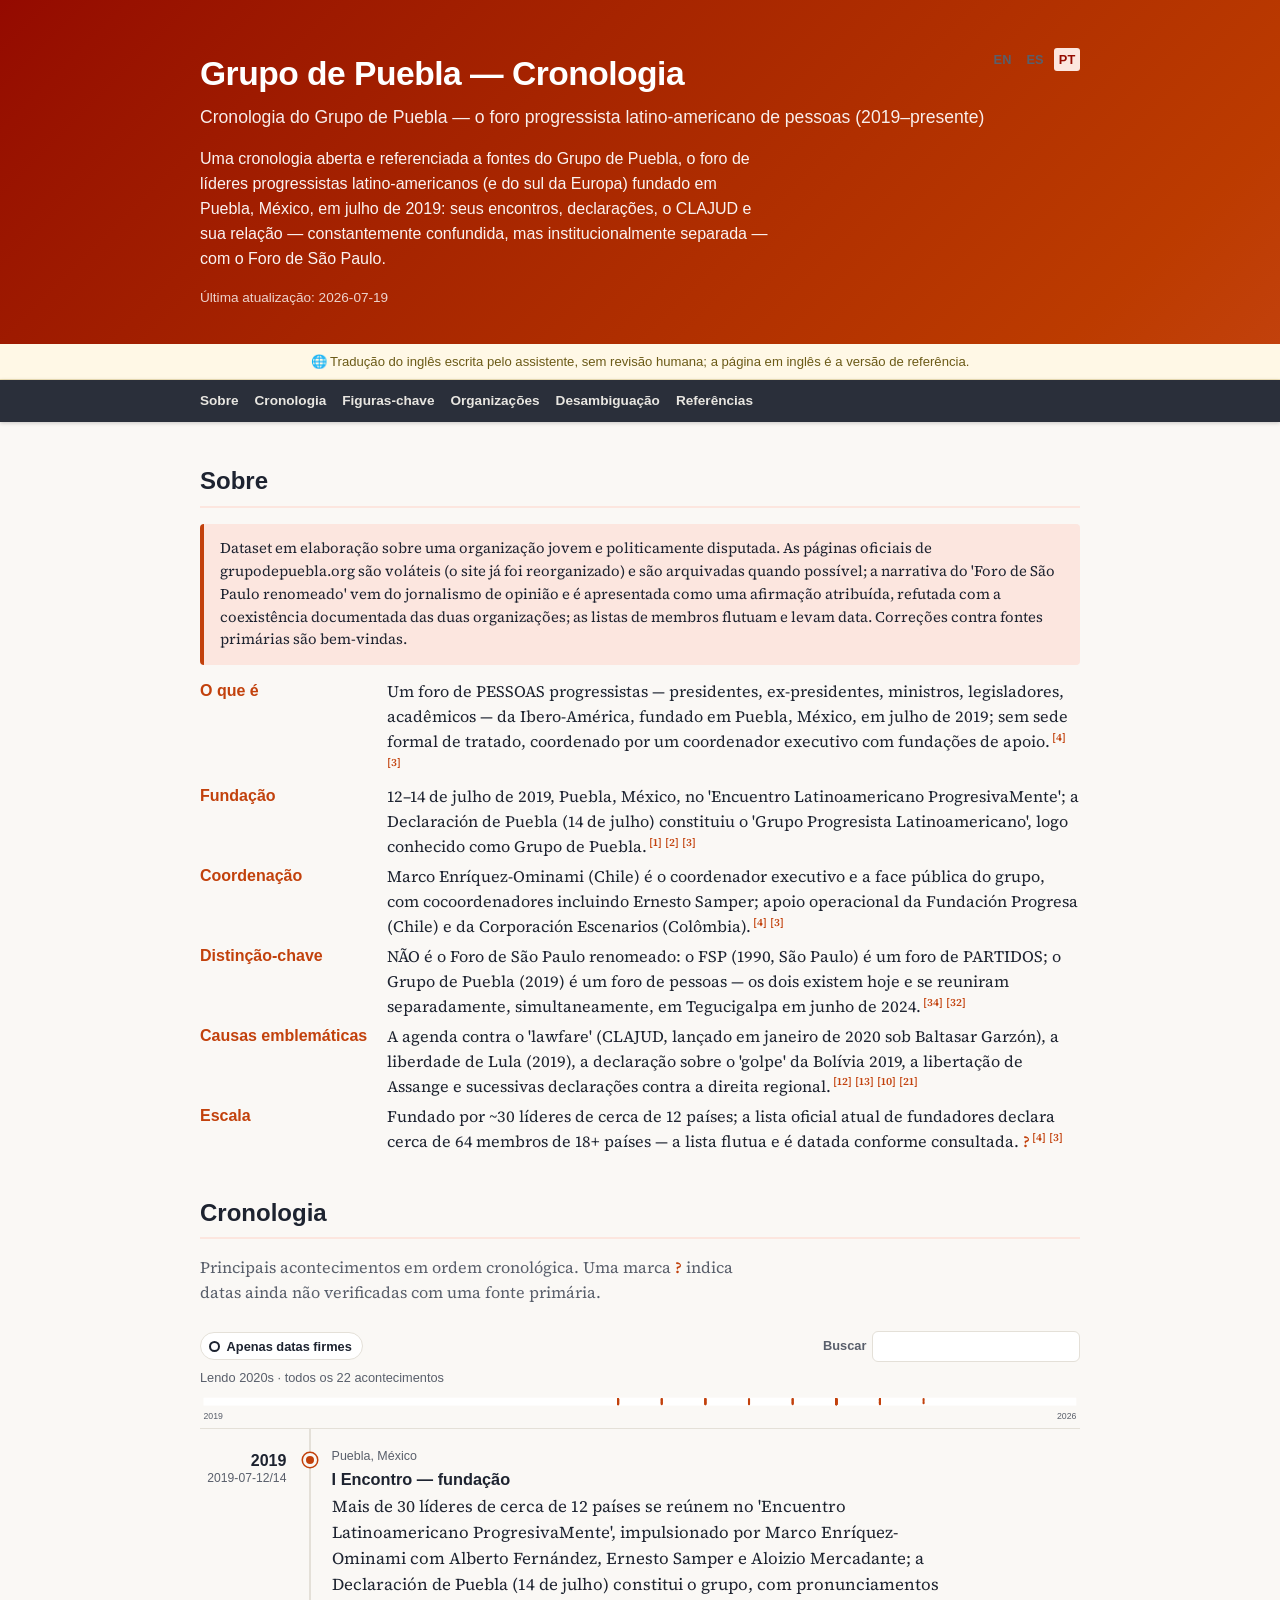
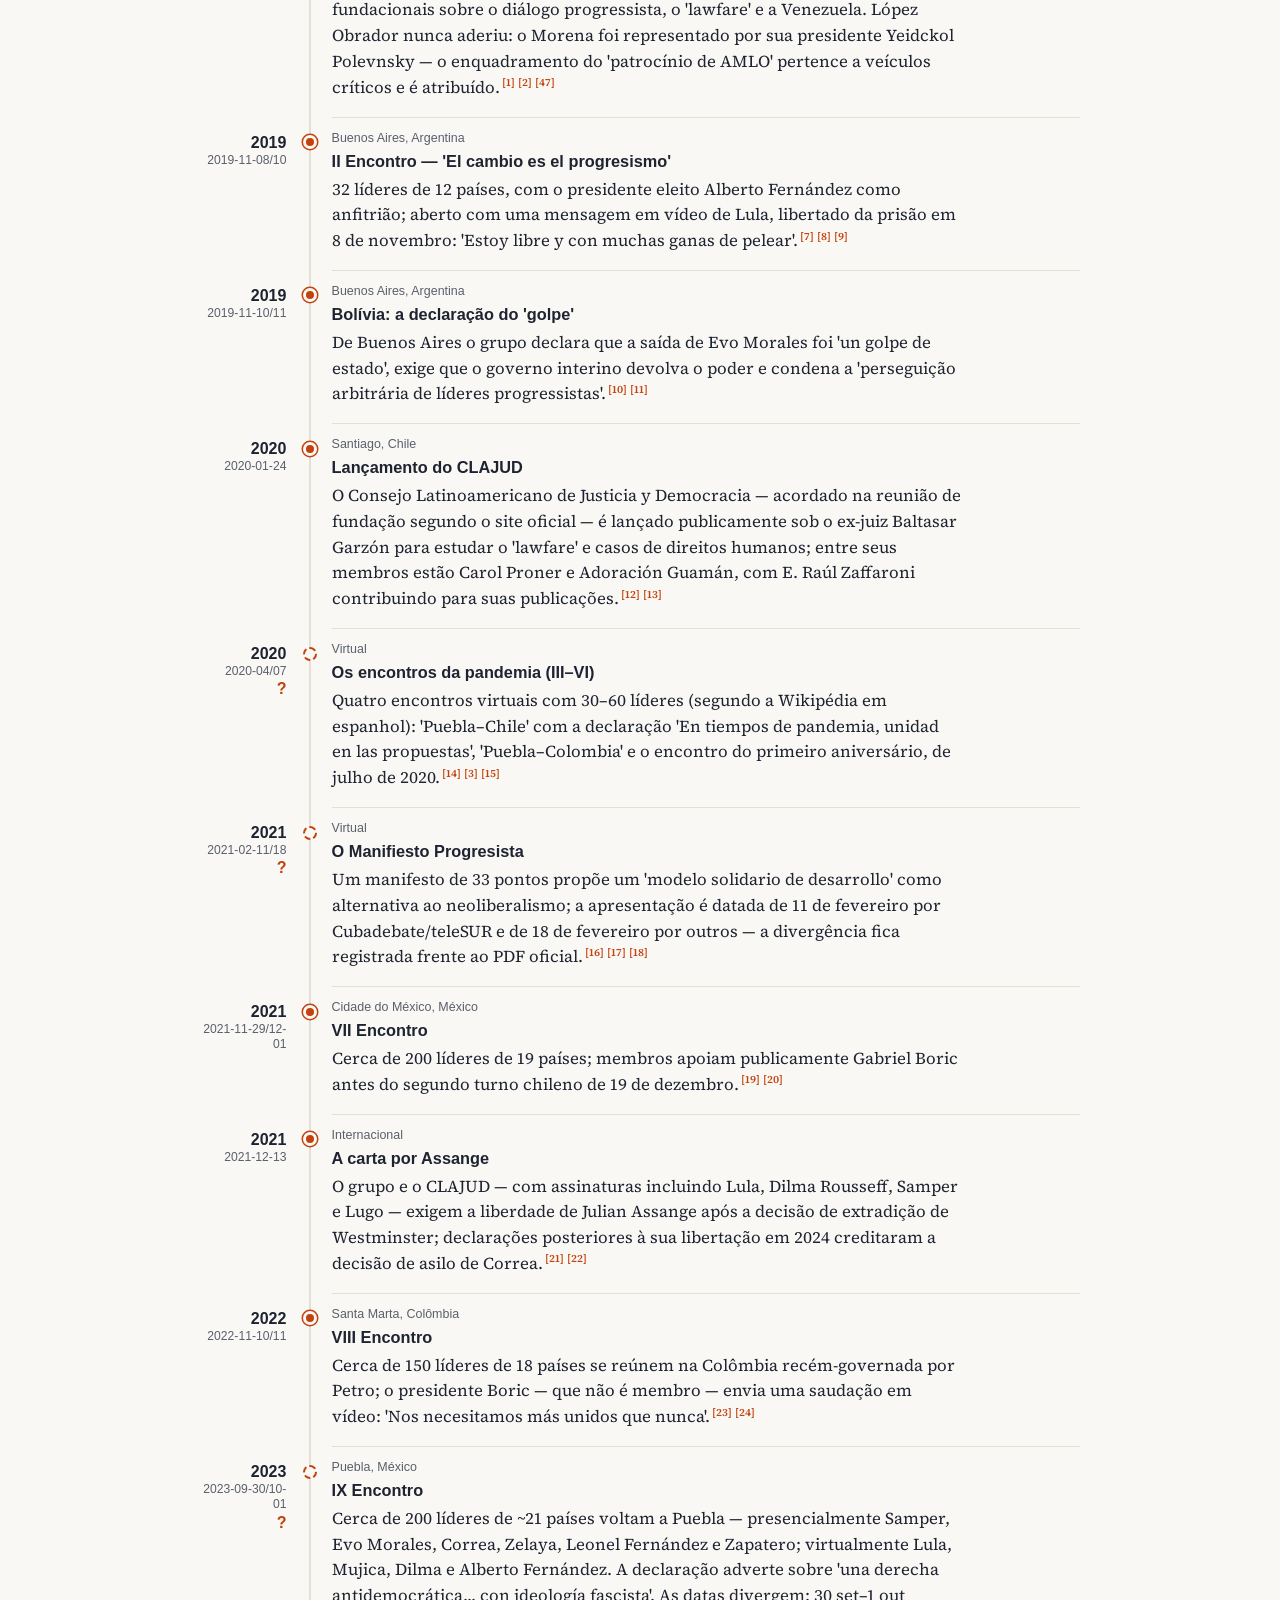
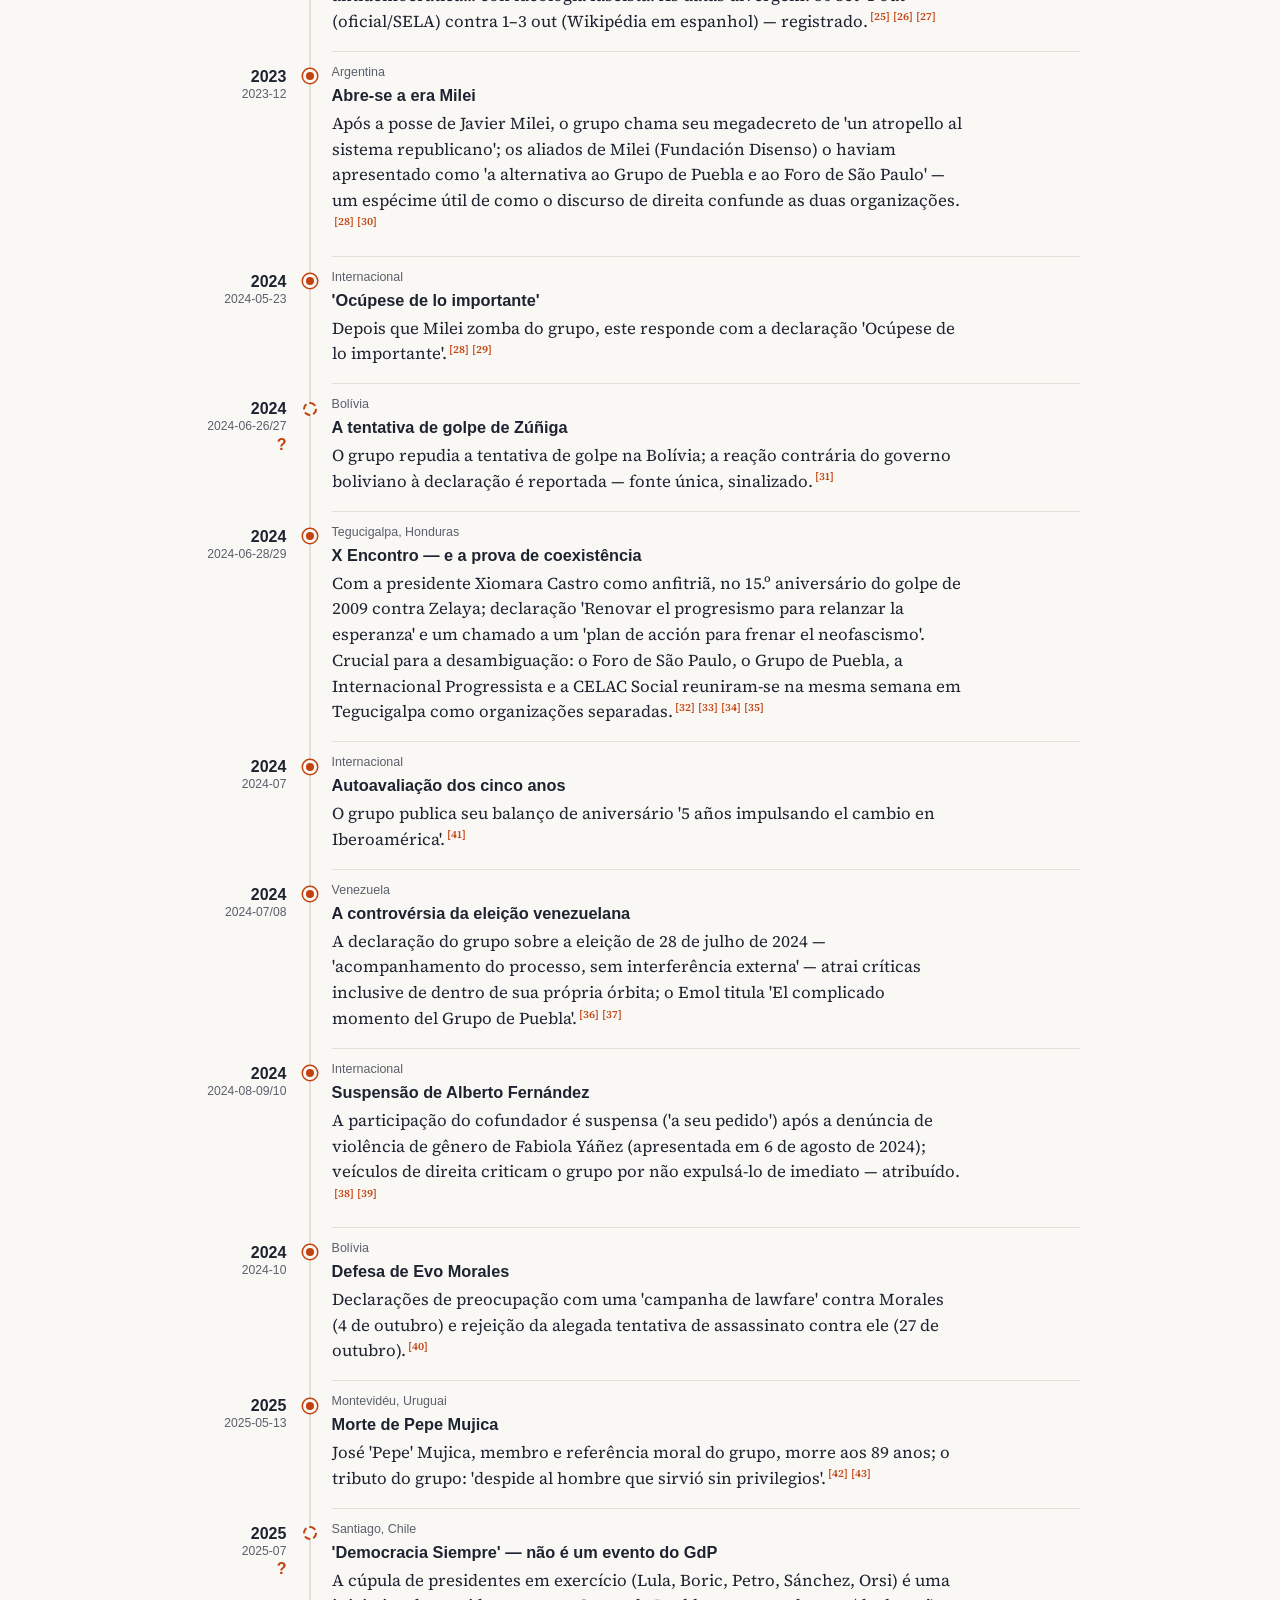
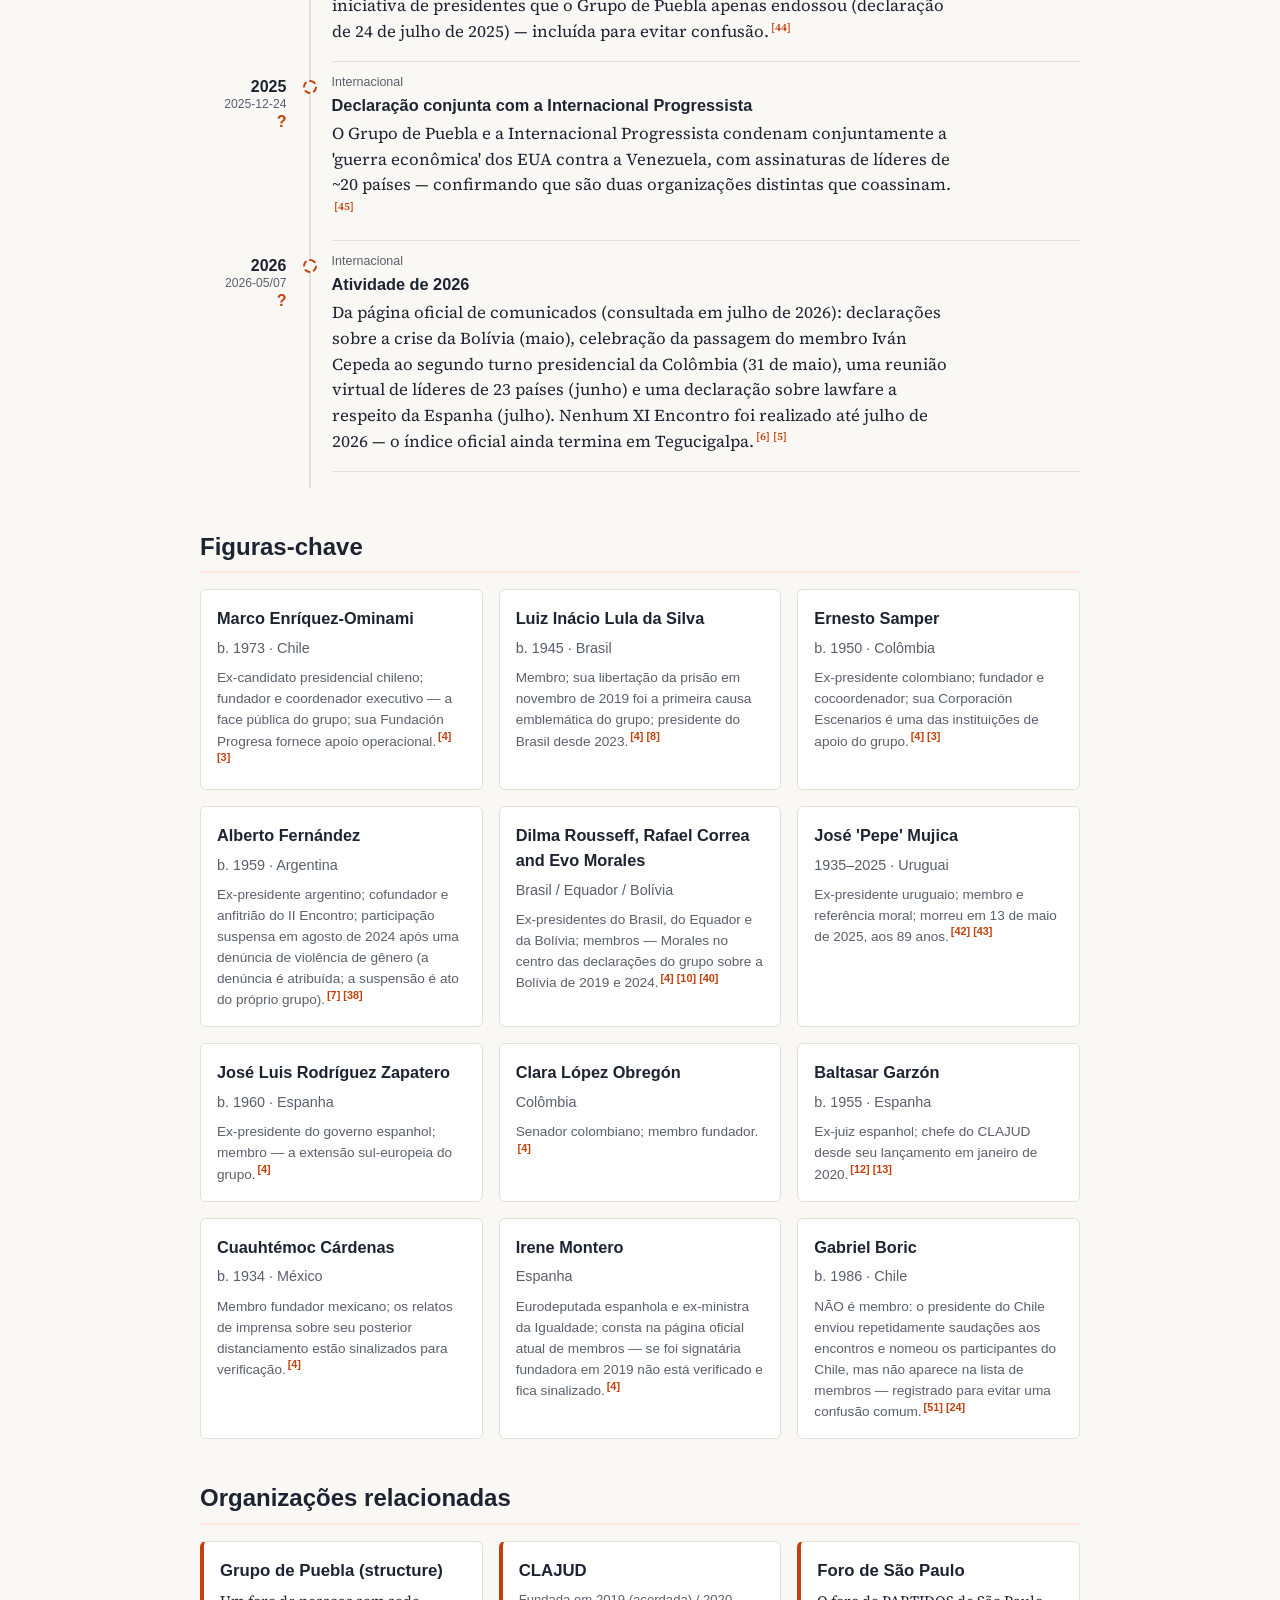
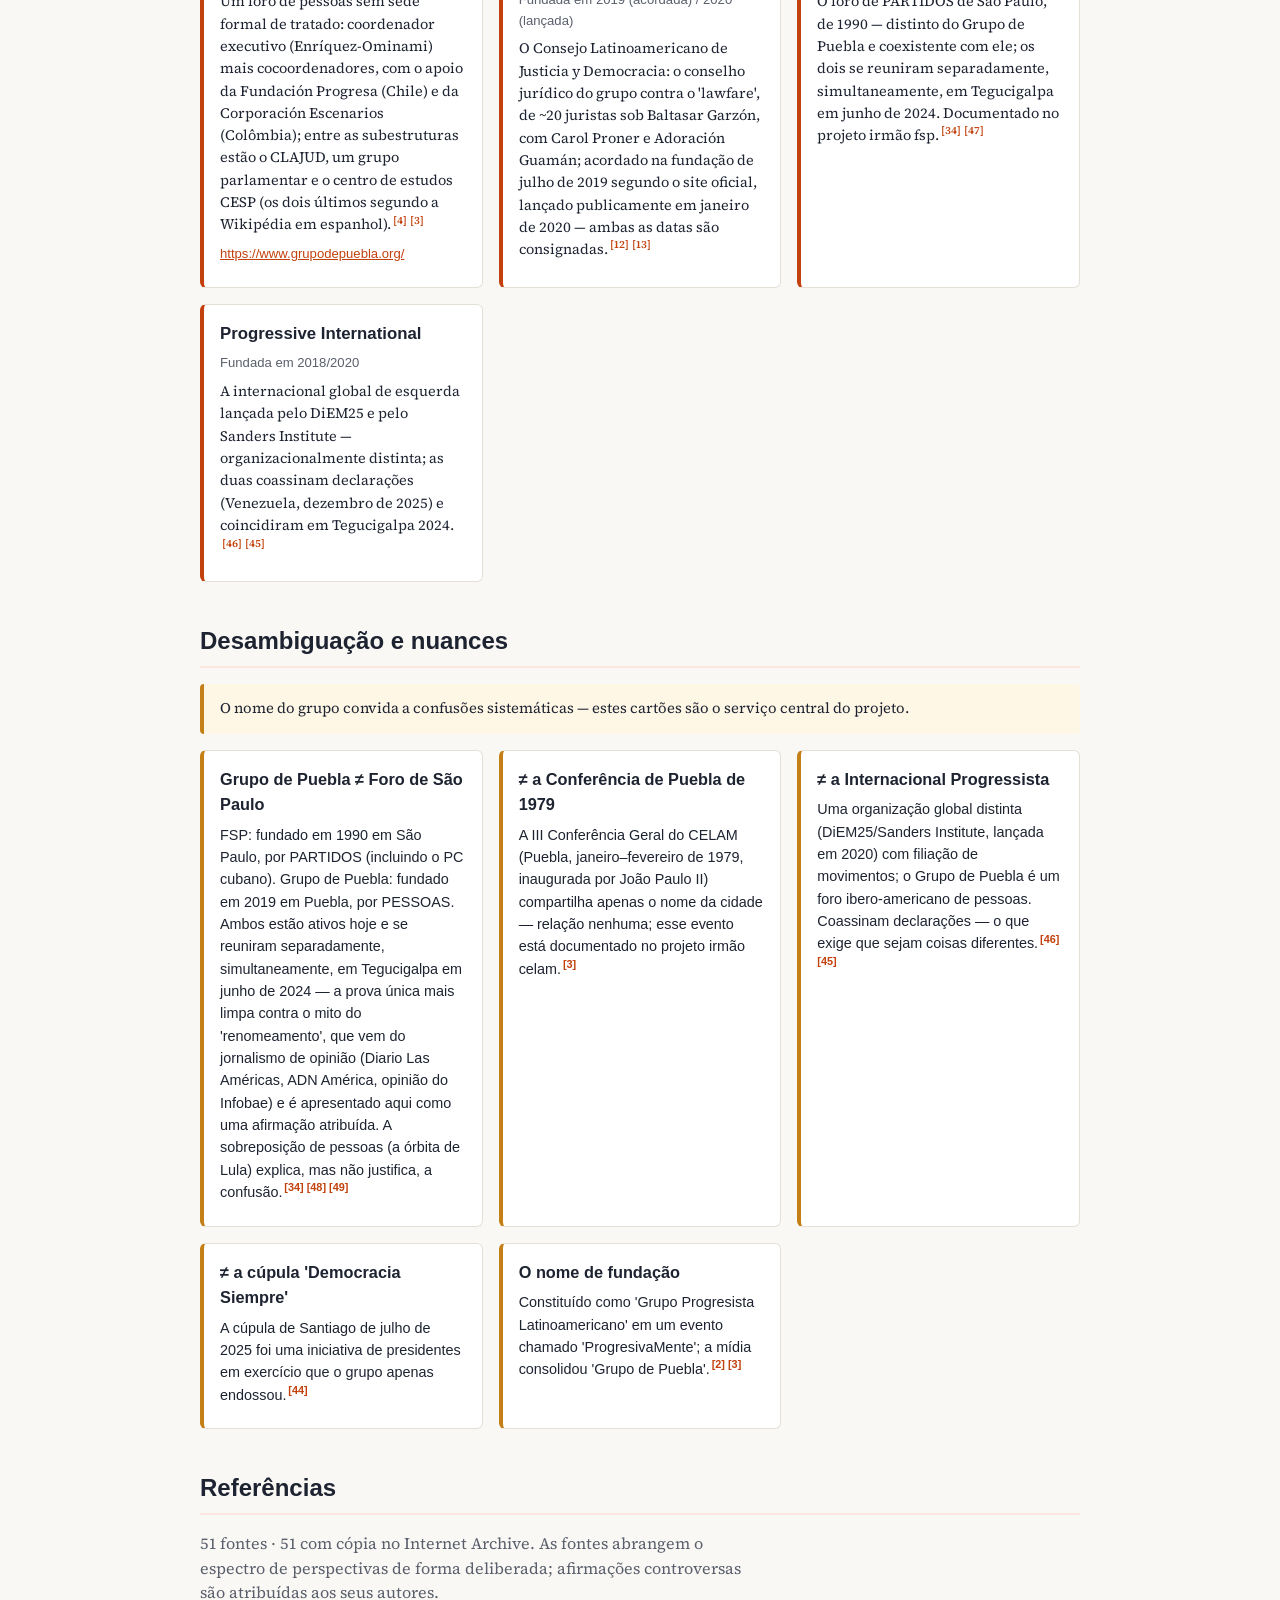
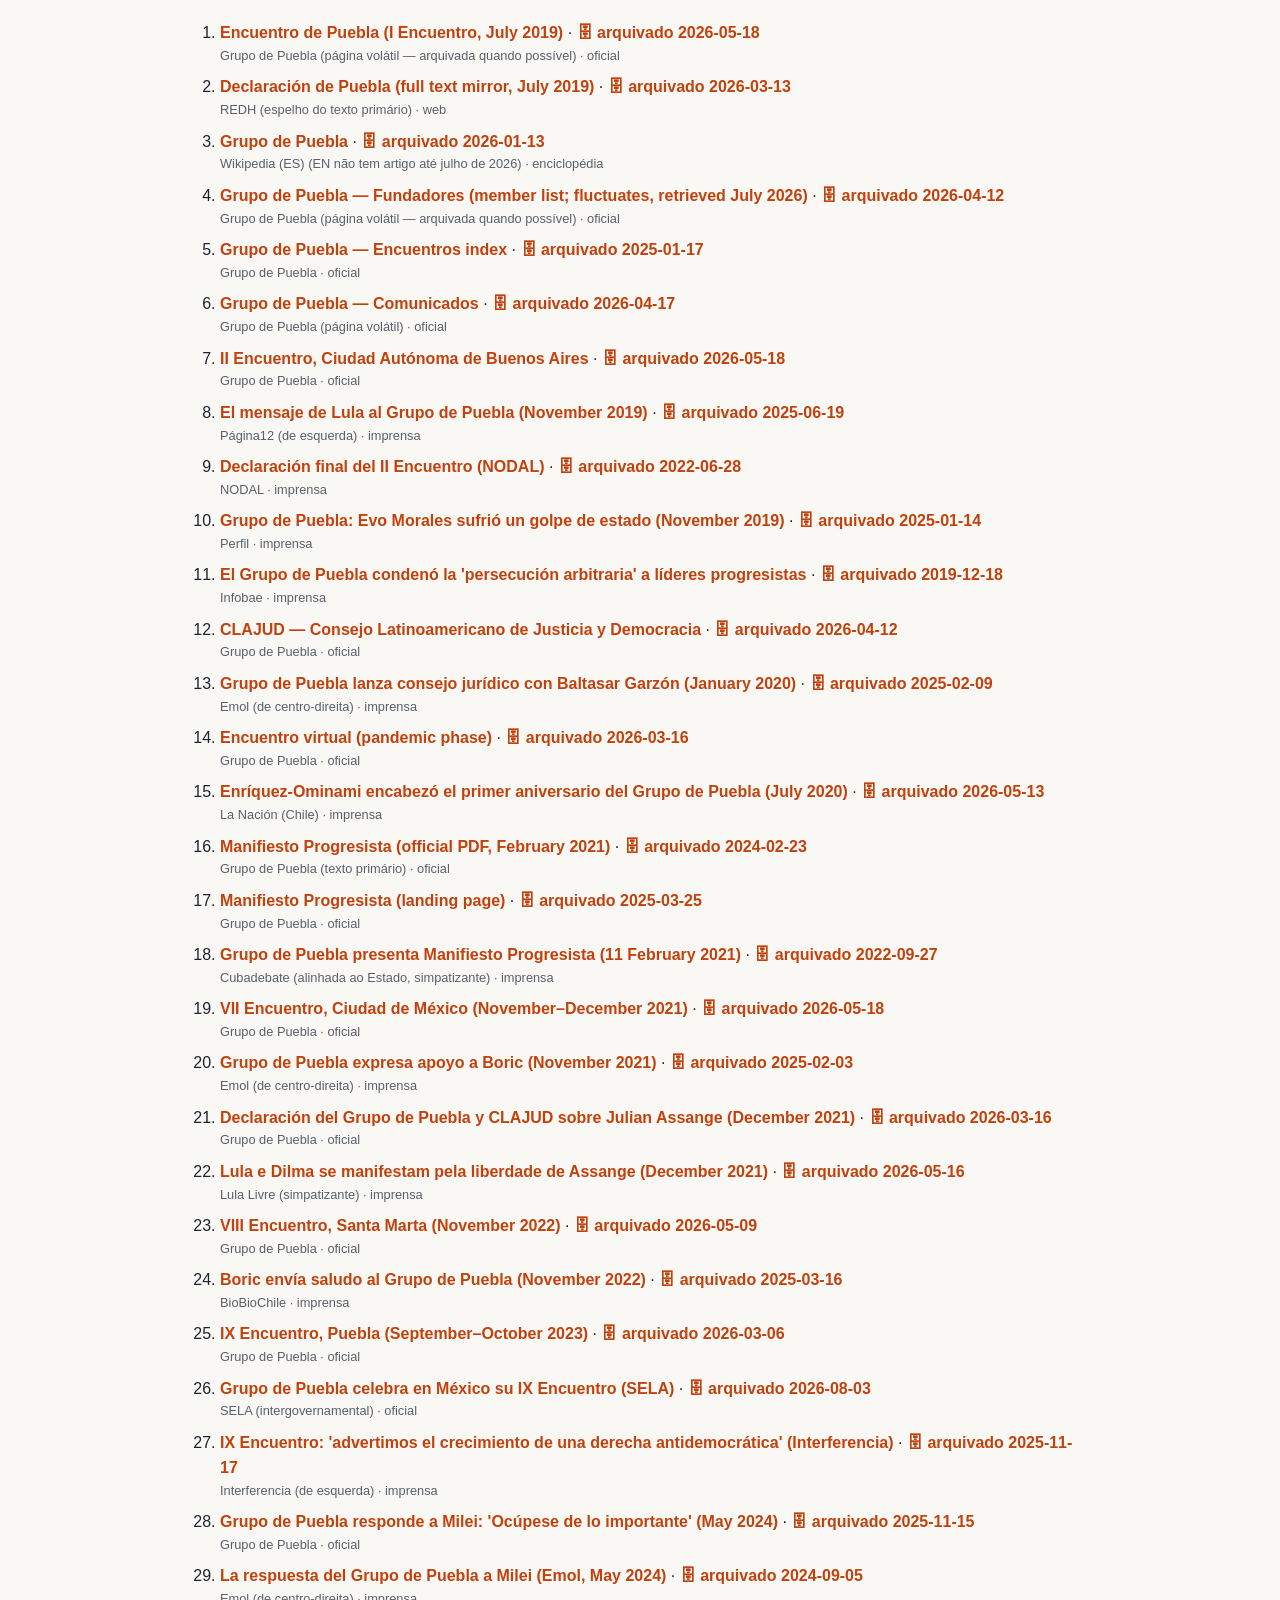
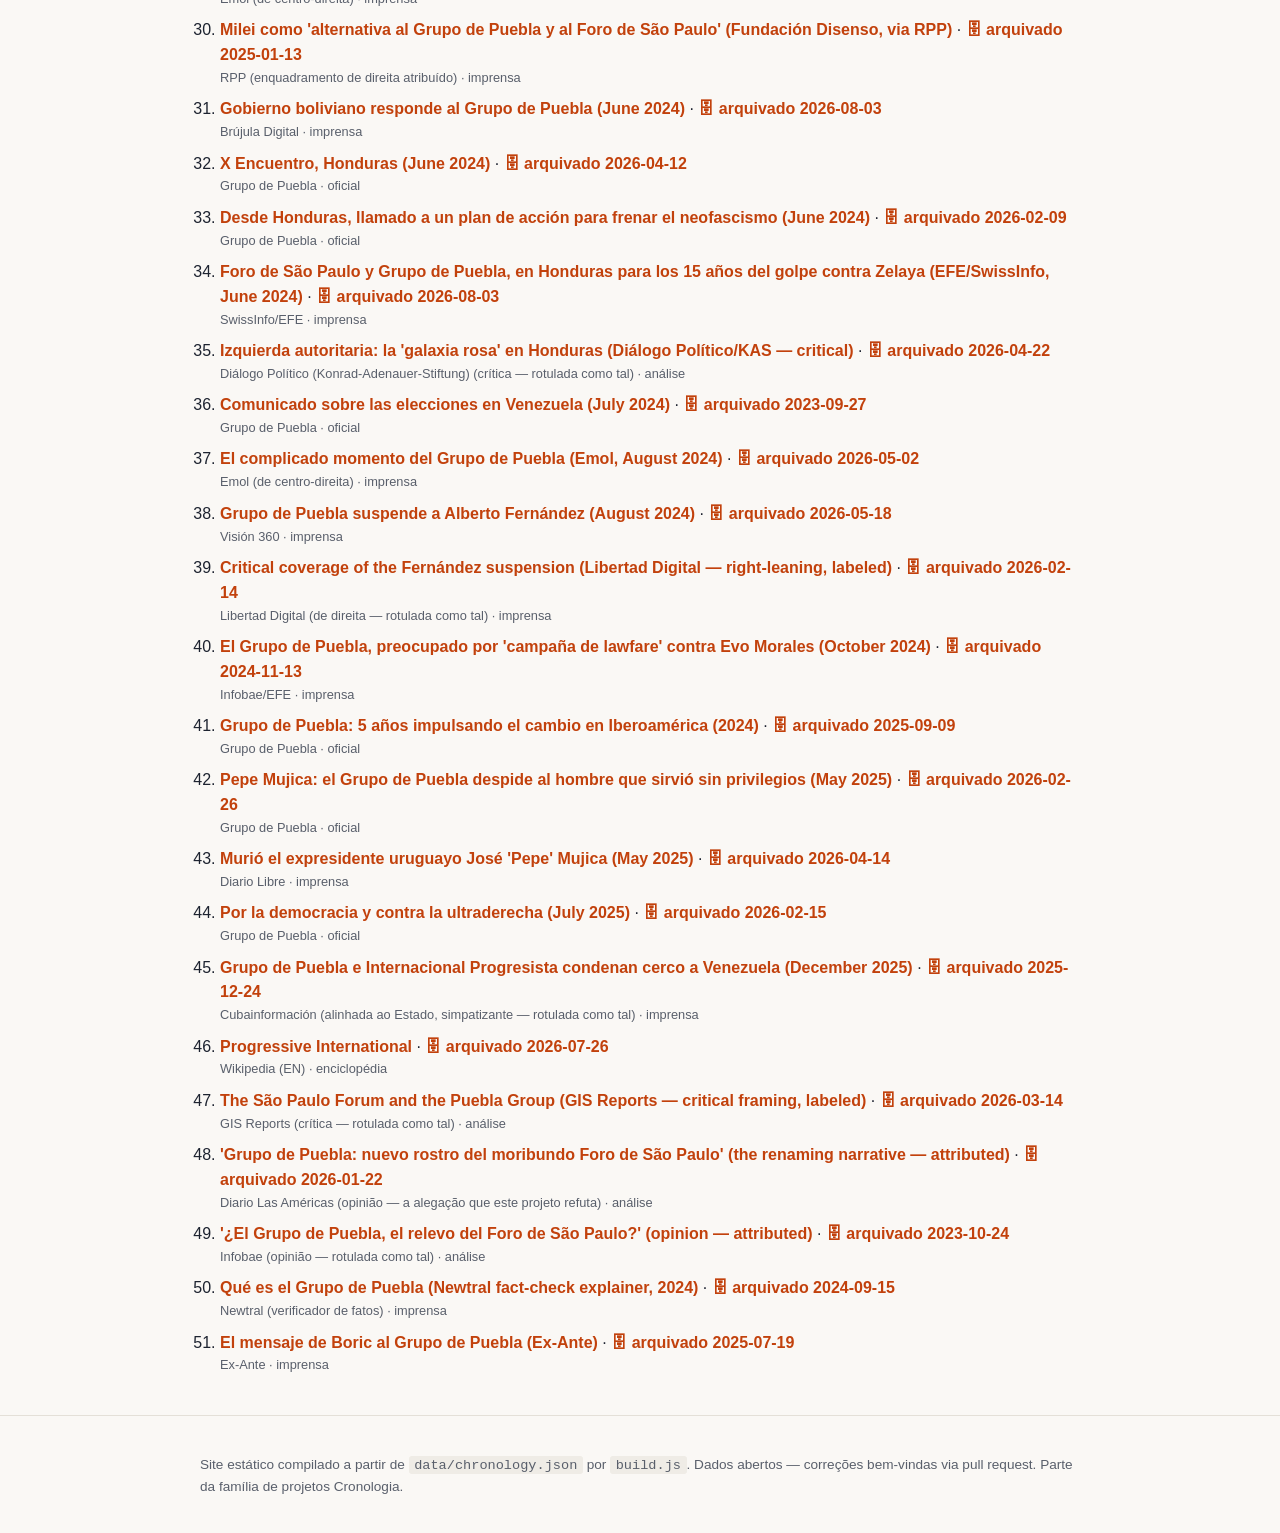
<file: docs/pt/index.html>
<!DOCTYPE html>
<html lang="pt">
<head>
  <meta charset="utf-8">
  <meta name="viewport" content="width=device-width, initial-scale=1">
  <title>Grupo de Puebla — Cronologia</title>
  <meta name="description" content="Uma cronologia aberta e referenciada a fontes do Grupo de Puebla, o foro de líderes progressistas latino-americanos (e do sul da Europa) fundado em Puebla, México, em julho de 2019: seus encontros, declarações, o CLAJUD e sua relação — constantemente confundida, mas institucionalmente separada — com o Foro de São Paulo.">
  <!-- Google tag (gtag.js) -->
  <script async src="https://www.googletagmanager.com/gtag/js?id=G-R9LV1QZHVE"></script>
  <script>
    window.dataLayer = window.dataLayer || [];
    function gtag(){dataLayer.push(arguments);}
    gtag('js', new Date());
    gtag('config', 'G-R9LV1QZHVE');
  </script>
  <link rel="stylesheet" href="../styles.css">
  <script src="../river.js" defer></script>
  <script src="../cite.js" defer data-label="Referência" data-all="Todas as referências"></script>
  <link rel="canonical" href="https://cronologia.github.io/grupopuebla/pt/">
  <link rel="alternate" hreflang="en" href="https://cronologia.github.io/grupopuebla/en/">
  <link rel="alternate" hreflang="es" href="https://cronologia.github.io/grupopuebla/es/">
  <link rel="alternate" hreflang="pt" href="https://cronologia.github.io/grupopuebla/pt/">
  <link rel="alternate" hreflang="x-default" href="https://cronologia.github.io/grupopuebla/">
  <meta property="og:type" content="website">
  <meta property="og:site_name" content="Grupo de Puebla — Cronologia">
  <meta property="og:locale" content="pt_BR">
  <meta property="og:title" content="Grupo de Puebla — Cronologia">
  <meta property="og:description" content="Uma cronologia aberta e referenciada a fontes do Grupo de Puebla, o foro de líderes progressistas latino-americanos (e do sul da Europa) fundado em Puebla, México, em julho de 2019: seus encontros, declarações, o CLAJUD e sua relação — constantemente confundida, mas institucionalmente separada — com o Foro de São Paulo.">
  <meta property="og:url" content="https://cronologia.github.io/grupopuebla/pt/">
  <meta name="twitter:card" content="summary">
  <meta name="twitter:title" content="Grupo de Puebla — Cronologia">
  <meta name="twitter:description" content="Uma cronologia aberta e referenciada a fontes do Grupo de Puebla, o foro de líderes progressistas latino-americanos (e do sul da Europa) fundado em Puebla, México, em julho de 2019: seus encontros, declarações, o CLAJUD e sua relação — constantemente confundida, mas institucionalmente separada — com o Foro de São Paulo.">
  <script type="application/ld+json">
  {
    "@context": "https://schema.org",
    "@type": "WebSite",
    "name": "Grupo de Puebla — Cronologia",
    "description": "Uma cronologia aberta e referenciada a fontes do Grupo de Puebla, o foro de líderes progressistas latino-americanos (e do sul da Europa) fundado em Puebla, México, em julho de 2019: seus encontros, declarações, o CLAJUD e sua relação — constantemente confundida, mas institucionalmente separada — com o Foro de São Paulo.",
    "url": "https://cronologia.github.io/grupopuebla/pt/",
    "inLanguage": "pt"
  }
  </script>
</head>
<body>
  <header class="site-header">
    <div class="wrap">
      <nav class="lang-switch" aria-label="Idioma"><a href="../en/" hreflang="en">EN</a><a href="../es/" hreflang="es">ES</a><span class="lang-current" aria-current="true">PT</span></nav>
      <h1>Grupo de Puebla — Cronologia</h1>
      <p class="subtitle">Cronologia do Grupo de Puebla — o foro progressista latino-americano de pessoas (2019–presente)</p>
      <p class="lead">Uma cronologia aberta e referenciada a fontes do Grupo de Puebla, o foro de líderes progressistas latino-americanos (e do sul da Europa) fundado em Puebla, México, em julho de 2019: seus encontros, declarações, o CLAJUD e sua relação — constantemente confundida, mas institucionalmente separada — com o Foro de São Paulo.</p>
      <p class="updated">Última atualização: 2026-07-19</p>
    </div>
  </header>
  <div class="i18n-disclaimer" role="note">🌐 Tradução do inglês escrita pelo assistente, sem revisão humana; a página em inglês é a versão de referência.</div>

  <nav class="site-nav">
    <div class="wrap">
      <a href="#about">Sobre</a>
      <a href="#chronology">Cronologia</a>
      <a href="#figures">Figuras-chave</a>
      <a href="#organizations">Organizações</a>
      <a href="#disambiguation">Desambiguação</a>
      <a href="#references">Referências</a>
    </div>
  </nav>

  <main class="wrap">
    <section id="about">
      <h2>Sobre</h2>
      <p class="notice">Dataset em elaboração sobre uma organização jovem e politicamente disputada. As páginas oficiais de grupodepuebla.org são voláteis (o site já foi reorganizado) e são arquivadas quando possível; a narrativa do &#39;Foro de São Paulo renomeado&#39; vem do jornalismo de opinião e é apresentada como uma afirmação atribuída, refutada com a coexistência documentada das duas organizações; as listas de membros flutuam e levam data. Correções contra fontes primárias são bem-vindas.</p>
      <dl class="facts">
        <dt>O que é</dt>
        <dd>Um foro de PESSOAS progressistas — presidentes, ex-presidentes, ministros, legisladores, acadêmicos — da Ibero-América, fundado em Puebla, México, em julho de 2019; sem sede formal de tratado, coordenado por um coordenador executivo com fundações de apoio.<sup class="cite"><a href="#ref-4" title="Reference 4">[4]</a> <a href="#ref-3" title="Reference 3">[3]</a></sup></dd>
        <dt>Fundação</dt>
        <dd>12–14 de julho de 2019, Puebla, México, no &#39;Encuentro Latinoamericano ProgresivaMente&#39;; a Declaración de Puebla (14 de julho) constituiu o &#39;Grupo Progresista Latinoamericano&#39;, logo conhecido como Grupo de Puebla.<sup class="cite"><a href="#ref-1" title="Reference 1">[1]</a> <a href="#ref-2" title="Reference 2">[2]</a> <a href="#ref-3" title="Reference 3">[3]</a></sup></dd>
        <dt>Coordenação</dt>
        <dd>Marco Enríquez-Ominami (Chile) é o coordenador executivo e a face pública do grupo, com cocoordenadores incluindo Ernesto Samper; apoio operacional da Fundación Progresa (Chile) e da Corporación Escenarios (Colômbia).<sup class="cite"><a href="#ref-4" title="Reference 4">[4]</a> <a href="#ref-3" title="Reference 3">[3]</a></sup></dd>
        <dt>Distinção-chave</dt>
        <dd>NÃO é o Foro de São Paulo renomeado: o FSP (1990, São Paulo) é um foro de PARTIDOS; o Grupo de Puebla (2019) é um foro de pessoas — os dois existem hoje e se reuniram separadamente, simultaneamente, em Tegucigalpa em junho de 2024.<sup class="cite"><a href="#ref-34" title="Reference 34">[34]</a> <a href="#ref-32" title="Reference 32">[32]</a></sup></dd>
        <dt>Causas emblemáticas</dt>
        <dd>A agenda contra o &#39;lawfare&#39; (CLAJUD, lançado em janeiro de 2020 sob Baltasar Garzón), a liberdade de Lula (2019), a declaração sobre o &#39;golpe&#39; da Bolívia 2019, a libertação de Assange e sucessivas declarações contra a direita regional.<sup class="cite"><a href="#ref-12" title="Reference 12">[12]</a> <a href="#ref-13" title="Reference 13">[13]</a> <a href="#ref-10" title="Reference 10">[10]</a> <a href="#ref-21" title="Reference 21">[21]</a></sup></dd>
        <dt>Escala</dt>
        <dd>Fundado por ~30 líderes de cerca de 12 países; a lista oficial atual de fundadores declara cerca de 64 membros de 18+ países — a lista flutua e é datada conforme consultada. <span class="flag" title="Ainda não verificado com uma fonte primária">?</span><sup class="cite"><a href="#ref-4" title="Reference 4">[4]</a> <a href="#ref-3" title="Reference 3">[3]</a></sup></dd>
      </dl>
    </section>

    <section id="chronology" class="river">
      <h2>Cronologia</h2>
      <p class="section-intro">Principais acontecimentos em ordem cronológica. Uma marca <span class="flag">?</span> indica
      datas ainda não verificadas com uma fonte primária.</p>
      <div class="rv-bar">
        <div class="rv-controls" role="group" aria-label="Filtrar a cronologia" hidden>
          <label class="rv-chip rv-firm"><input type="checkbox" data-firm><span class="rv-sw"></span>Apenas datas firmes</label>
          <label class="rv-find">Buscar <input type="search" autocomplete="off"></label>
          <p class="rv-status" aria-live="polite" data-all="todos os {n} acontecimentos" data-some="{n} de {total} acontecimentos exibidos" data-reading="Lendo"></p>
        </div>
        <svg class="rv-ribbon" viewBox="-4 0 1008 29" preserveAspectRatio="xMinYMid meet" role="img" aria-label="Visão geral dos 22 acontecimentos; as grandes lacunas do registro aparecem como cortes">
          <rect class="rv-row" x="0" y="2" width="1000" height="9"/>
          <line class="rv-tick rv-l0" data-i="0" x1="475" x2="475" y1="3.5" y2="9.5"/><line class="rv-tick rv-l0" data-i="1" x1="475" x2="475" y1="3.5" y2="9.5"/><line class="rv-tick rv-l0" data-i="2" x1="475" x2="475" y1="3.5" y2="9.5"/><line class="rv-tick rv-l0" data-i="3" x1="525" x2="525" y1="3.5" y2="9.5"/><line class="rv-tick rv-l0 rv-u" data-i="4" x1="525" x2="525" y1="3.5" y2="9.5"/><line class="rv-tick rv-l0 rv-u" data-i="5" x1="575" x2="575" y1="3.5" y2="9.5"/><line class="rv-tick rv-l0" data-i="6" x1="575" x2="575" y1="3.5" y2="9.5"/><line class="rv-tick rv-l0" data-i="7" x1="575" x2="575" y1="3.5" y2="9.5"/><line class="rv-tick rv-l0" data-i="8" x1="625" x2="625" y1="3.5" y2="9.5"/><line class="rv-tick rv-l0 rv-u" data-i="9" x1="675" x2="675" y1="3.5" y2="9.5"/><line class="rv-tick rv-l0" data-i="10" x1="675" x2="675" y1="3.5" y2="9.5"/><line class="rv-tick rv-l0" data-i="11" x1="725" x2="725" y1="3.5" y2="9.5"/><line class="rv-tick rv-l0 rv-u" data-i="12" x1="725" x2="725" y1="3.5" y2="9.5"/><line class="rv-tick rv-l0" data-i="13" x1="725" x2="725" y1="3.5" y2="9.5"/><line class="rv-tick rv-l0" data-i="14" x1="725" x2="725" y1="3.5" y2="9.5"/><line class="rv-tick rv-l0" data-i="15" x1="725" x2="725" y1="3.5" y2="9.5"/><line class="rv-tick rv-l0" data-i="16" x1="725" x2="725" y1="3.5" y2="9.5"/><line class="rv-tick rv-l0" data-i="17" x1="725" x2="725" y1="3.5" y2="9.5"/><line class="rv-tick rv-l0" data-i="18" x1="775" x2="775" y1="3.5" y2="9.5"/><line class="rv-tick rv-l0 rv-u" data-i="19" x1="775" x2="775" y1="3.5" y2="9.5"/><line class="rv-tick rv-l0 rv-u" data-i="20" x1="775" x2="775" y1="3.5" y2="9.5"/><line class="rv-tick rv-l0 rv-u" data-i="21" x1="825" x2="825" y1="3.5" y2="9.5"/>
          <text class="rv-axis" x="0" y="26" text-anchor="start">2019</text><text class="rv-axis" x="1000" y="26" text-anchor="end">2026</text><rect class="rv-win" x="0" y="0" width="0" height="13"/>
        </svg>
      </div>
      <ol class="rv-list" style="--lanes:1">
        <li class="rv-e" id="decade-2010" data-i="0" data-lanes="" data-decade="2010s">
          <div class="rv-year">2019<small>2019-07-12/14</small></div>
          <div class="rv-node" aria-hidden="true"><i class="rv-l0" style="--k:0"></i></div>
          <div class="rv-card">
            <p class="rv-kick"><span>Puebla, México</span></p>
            <h3>I Encontro — fundação</h3>
            <p class="rv-text">Mais de 30 líderes de cerca de 12 países se reúnem no &#39;Encuentro Latinoamericano ProgresivaMente&#39;, impulsionado por Marco Enríquez-Ominami com Alberto Fernández, Ernesto Samper e Aloizio Mercadante; a Declaración de Puebla (14 de julho) constitui o grupo, com pronunciamentos fundacionais sobre o diálogo progressista, o &#39;lawfare&#39; e a Venezuela. López Obrador nunca aderiu: o Morena foi representado por sua presidente Yeidckol Polevnsky — o enquadramento do &#39;patrocínio de AMLO&#39; pertence a veículos críticos e é atribuído.<sup class="cite"><a href="#ref-1" title="Reference 1">[1]</a> <a href="#ref-2" title="Reference 2">[2]</a> <a href="#ref-47" title="Reference 47">[47]</a></sup></p>
          </div>
        </li>
        <li class="rv-e" data-i="1" data-lanes="" data-decade="2010s">
          <div class="rv-year">2019<small>2019-11-08/10</small></div>
          <div class="rv-node" aria-hidden="true"><i class="rv-l0" style="--k:0"></i></div>
          <div class="rv-card">
            <p class="rv-kick"><span>Buenos Aires, Argentina</span></p>
            <h3>II Encontro — &#39;El cambio es el progresismo&#39;</h3>
            <p class="rv-text">32 líderes de 12 países, com o presidente eleito Alberto Fernández como anfitrião; aberto com uma mensagem em vídeo de Lula, libertado da prisão em 8 de novembro: &#39;Estoy libre y con muchas ganas de pelear&#39;.<sup class="cite"><a href="#ref-7" title="Reference 7">[7]</a> <a href="#ref-8" title="Reference 8">[8]</a> <a href="#ref-9" title="Reference 9">[9]</a></sup></p>
          </div>
        </li>
        <li class="rv-e" data-i="2" data-lanes="" data-decade="2010s">
          <div class="rv-year">2019<small>2019-11-10/11</small></div>
          <div class="rv-node" aria-hidden="true"><i class="rv-l0" style="--k:0"></i></div>
          <div class="rv-card">
            <p class="rv-kick"><span>Buenos Aires, Argentina</span></p>
            <h3>Bolívia: a declaração do &#39;golpe&#39;</h3>
            <p class="rv-text">De Buenos Aires o grupo declara que a saída de Evo Morales foi &#39;un golpe de estado&#39;, exige que o governo interino devolva o poder e condena a &#39;perseguição arbitrária de líderes progressistas&#39;.<sup class="cite"><a href="#ref-10" title="Reference 10">[10]</a> <a href="#ref-11" title="Reference 11">[11]</a></sup></p>
          </div>
        </li>
        <li class="rv-e" id="decade-2020" data-i="3" data-lanes="" data-decade="2020s">
          <div class="rv-year">2020<small>2020-01-24</small></div>
          <div class="rv-node" aria-hidden="true"><i class="rv-l0" style="--k:0"></i></div>
          <div class="rv-card">
            <p class="rv-kick"><span>Santiago, Chile</span></p>
            <h3>Lançamento do CLAJUD</h3>
            <p class="rv-text">O Consejo Latinoamericano de Justicia y Democracia — acordado na reunião de fundação segundo o site oficial — é lançado publicamente sob o ex-juiz Baltasar Garzón para estudar o &#39;lawfare&#39; e casos de direitos humanos; entre seus membros estão Carol Proner e Adoración Guamán, com E. Raúl Zaffaroni contribuindo para suas publicações.<sup class="cite"><a href="#ref-12" title="Reference 12">[12]</a> <a href="#ref-13" title="Reference 13">[13]</a></sup></p>
          </div>
        </li>
        <li class="rv-e rv-u" data-i="4" data-lanes="" data-decade="2020s">
          <div class="rv-year">2020<small>2020-04/07</small> <span class="flag" title="Data ainda não verificada com uma fonte primária">?</span></div>
          <div class="rv-node" aria-hidden="true"><i class="rv-l0" style="--k:0"></i></div>
          <div class="rv-card">
            <p class="rv-kick"><span>Virtual</span></p>
            <h3>Os encontros da pandemia (III–VI)</h3>
            <p class="rv-text">Quatro encontros virtuais com 30–60 líderes (segundo a Wikipédia em espanhol): &#39;Puebla–Chile&#39; com a declaração &#39;En tiempos de pandemia, unidad en las propuestas&#39;, &#39;Puebla–Colombia&#39; e o encontro do primeiro aniversário, de julho de 2020.<sup class="cite"><a href="#ref-14" title="Reference 14">[14]</a> <a href="#ref-3" title="Reference 3">[3]</a> <a href="#ref-15" title="Reference 15">[15]</a></sup></p>
          </div>
        </li>
        <li class="rv-e rv-u" data-i="5" data-lanes="" data-decade="2020s">
          <div class="rv-year">2021<small>2021-02-11/18</small> <span class="flag" title="Data ainda não verificada com uma fonte primária">?</span></div>
          <div class="rv-node" aria-hidden="true"><i class="rv-l0" style="--k:0"></i></div>
          <div class="rv-card">
            <p class="rv-kick"><span>Virtual</span></p>
            <h3>O Manifiesto Progresista</h3>
            <p class="rv-text">Um manifesto de 33 pontos propõe um &#39;modelo solidario de desarrollo&#39; como alternativa ao neoliberalismo; a apresentação é datada de 11 de fevereiro por Cubadebate/teleSUR e de 18 de fevereiro por outros — a divergência fica registrada frente ao PDF oficial.<sup class="cite"><a href="#ref-16" title="Reference 16">[16]</a> <a href="#ref-17" title="Reference 17">[17]</a> <a href="#ref-18" title="Reference 18">[18]</a></sup></p>
          </div>
        </li>
        <li class="rv-e" data-i="6" data-lanes="" data-decade="2020s">
          <div class="rv-year">2021<small>2021-11-29/12-01</small></div>
          <div class="rv-node" aria-hidden="true"><i class="rv-l0" style="--k:0"></i></div>
          <div class="rv-card">
            <p class="rv-kick"><span>Cidade do México, México</span></p>
            <h3>VII Encontro</h3>
            <p class="rv-text">Cerca de 200 líderes de 19 países; membros apoiam publicamente Gabriel Boric antes do segundo turno chileno de 19 de dezembro.<sup class="cite"><a href="#ref-19" title="Reference 19">[19]</a> <a href="#ref-20" title="Reference 20">[20]</a></sup></p>
          </div>
        </li>
        <li class="rv-e" data-i="7" data-lanes="" data-decade="2020s">
          <div class="rv-year">2021<small>2021-12-13</small></div>
          <div class="rv-node" aria-hidden="true"><i class="rv-l0" style="--k:0"></i></div>
          <div class="rv-card">
            <p class="rv-kick"><span>Internacional</span></p>
            <h3>A carta por Assange</h3>
            <p class="rv-text">O grupo e o CLAJUD — com assinaturas incluindo Lula, Dilma Rousseff, Samper e Lugo — exigem a liberdade de Julian Assange após a decisão de extradição de Westminster; declarações posteriores à sua libertação em 2024 creditaram a decisão de asilo de Correa.<sup class="cite"><a href="#ref-21" title="Reference 21">[21]</a> <a href="#ref-22" title="Reference 22">[22]</a></sup></p>
          </div>
        </li>
        <li class="rv-e" data-i="8" data-lanes="" data-decade="2020s">
          <div class="rv-year">2022<small>2022-11-10/11</small></div>
          <div class="rv-node" aria-hidden="true"><i class="rv-l0" style="--k:0"></i></div>
          <div class="rv-card">
            <p class="rv-kick"><span>Santa Marta, Colômbia</span></p>
            <h3>VIII Encontro</h3>
            <p class="rv-text">Cerca de 150 líderes de 18 países se reúnem na Colômbia recém-governada por Petro; o presidente Boric — que não é membro — envia uma saudação em vídeo: &#39;Nos necesitamos más unidos que nunca&#39;.<sup class="cite"><a href="#ref-23" title="Reference 23">[23]</a> <a href="#ref-24" title="Reference 24">[24]</a></sup></p>
          </div>
        </li>
        <li class="rv-e rv-u" data-i="9" data-lanes="" data-decade="2020s">
          <div class="rv-year">2023<small>2023-09-30/10-01</small> <span class="flag" title="Data ainda não verificada com uma fonte primária">?</span></div>
          <div class="rv-node" aria-hidden="true"><i class="rv-l0" style="--k:0"></i></div>
          <div class="rv-card">
            <p class="rv-kick"><span>Puebla, México</span></p>
            <h3>IX Encontro</h3>
            <p class="rv-text">Cerca de 200 líderes de ~21 países voltam a Puebla — presencialmente Samper, Evo Morales, Correa, Zelaya, Leonel Fernández e Zapatero; virtualmente Lula, Mujica, Dilma e Alberto Fernández. A declaração adverte sobre &#39;una derecha antidemocrática... con ideología fascista&#39;. As datas divergem: 30 set–1 out (oficial/SELA) contra 1–3 out (Wikipédia em espanhol) — registrado.<sup class="cite"><a href="#ref-25" title="Reference 25">[25]</a> <a href="#ref-26" title="Reference 26">[26]</a> <a href="#ref-27" title="Reference 27">[27]</a></sup></p>
          </div>
        </li>
        <li class="rv-e" data-i="10" data-lanes="" data-decade="2020s">
          <div class="rv-year">2023<small>2023-12</small></div>
          <div class="rv-node" aria-hidden="true"><i class="rv-l0" style="--k:0"></i></div>
          <div class="rv-card">
            <p class="rv-kick"><span>Argentina</span></p>
            <h3>Abre-se a era Milei</h3>
            <p class="rv-text">Após a posse de Javier Milei, o grupo chama seu megadecreto de &#39;un atropello al sistema republicano&#39;; os aliados de Milei (Fundación Disenso) o haviam apresentado como &#39;a alternativa ao Grupo de Puebla e ao Foro de São Paulo&#39; — um espécime útil de como o discurso de direita confunde as duas organizações.<sup class="cite"><a href="#ref-28" title="Reference 28">[28]</a> <a href="#ref-30" title="Reference 30">[30]</a></sup></p>
          </div>
        </li>
        <li class="rv-e" data-i="11" data-lanes="" data-decade="2020s">
          <div class="rv-year">2024<small>2024-05-23</small></div>
          <div class="rv-node" aria-hidden="true"><i class="rv-l0" style="--k:0"></i></div>
          <div class="rv-card">
            <p class="rv-kick"><span>Internacional</span></p>
            <h3>&#39;Ocúpese de lo importante&#39;</h3>
            <p class="rv-text">Depois que Milei zomba do grupo, este responde com a declaração &#39;Ocúpese de lo importante&#39;.<sup class="cite"><a href="#ref-28" title="Reference 28">[28]</a> <a href="#ref-29" title="Reference 29">[29]</a></sup></p>
          </div>
        </li>
        <li class="rv-e rv-u" data-i="12" data-lanes="" data-decade="2020s">
          <div class="rv-year">2024<small>2024-06-26/27</small> <span class="flag" title="Data ainda não verificada com uma fonte primária">?</span></div>
          <div class="rv-node" aria-hidden="true"><i class="rv-l0" style="--k:0"></i></div>
          <div class="rv-card">
            <p class="rv-kick"><span>Bolívia</span></p>
            <h3>A tentativa de golpe de Zúñiga</h3>
            <p class="rv-text">O grupo repudia a tentativa de golpe na Bolívia; a reação contrária do governo boliviano à declaração é reportada — fonte única, sinalizado.<sup class="cite"><a href="#ref-31" title="Reference 31">[31]</a></sup></p>
          </div>
        </li>
        <li class="rv-e" data-i="13" data-lanes="" data-decade="2020s">
          <div class="rv-year">2024<small>2024-06-28/29</small></div>
          <div class="rv-node" aria-hidden="true"><i class="rv-l0" style="--k:0"></i></div>
          <div class="rv-card">
            <p class="rv-kick"><span>Tegucigalpa, Honduras</span></p>
            <h3>X Encontro — e a prova de coexistência</h3>
            <p class="rv-text">Com a presidente Xiomara Castro como anfitriã, no 15.º aniversário do golpe de 2009 contra Zelaya; declaração &#39;Renovar el progresismo para relanzar la esperanza&#39; e um chamado a um &#39;plan de acción para frenar el neofascismo&#39;. Crucial para a desambiguação: o Foro de São Paulo, o Grupo de Puebla, a Internacional Progressista e a CELAC Social reuniram-se na mesma semana em Tegucigalpa como organizações separadas.<sup class="cite"><a href="#ref-32" title="Reference 32">[32]</a> <a href="#ref-33" title="Reference 33">[33]</a> <a href="#ref-34" title="Reference 34">[34]</a> <a href="#ref-35" title="Reference 35">[35]</a></sup></p>
          </div>
        </li>
        <li class="rv-e" data-i="14" data-lanes="" data-decade="2020s">
          <div class="rv-year">2024<small>2024-07</small></div>
          <div class="rv-node" aria-hidden="true"><i class="rv-l0" style="--k:0"></i></div>
          <div class="rv-card">
            <p class="rv-kick"><span>Internacional</span></p>
            <h3>Autoavaliação dos cinco anos</h3>
            <p class="rv-text">O grupo publica seu balanço de aniversário &#39;5 años impulsando el cambio en Iberoamérica&#39;.<sup class="cite"><a href="#ref-41" title="Reference 41">[41]</a></sup></p>
          </div>
        </li>
        <li class="rv-e" data-i="15" data-lanes="" data-decade="2020s">
          <div class="rv-year">2024<small>2024-07/08</small></div>
          <div class="rv-node" aria-hidden="true"><i class="rv-l0" style="--k:0"></i></div>
          <div class="rv-card">
            <p class="rv-kick"><span>Venezuela</span></p>
            <h3>A controvérsia da eleição venezuelana</h3>
            <p class="rv-text">A declaração do grupo sobre a eleição de 28 de julho de 2024 — &#39;acompanhamento do processo, sem interferência externa&#39; — atrai críticas inclusive de dentro de sua própria órbita; o Emol titula &#39;El complicado momento del Grupo de Puebla&#39;.<sup class="cite"><a href="#ref-36" title="Reference 36">[36]</a> <a href="#ref-37" title="Reference 37">[37]</a></sup></p>
          </div>
        </li>
        <li class="rv-e" data-i="16" data-lanes="" data-decade="2020s">
          <div class="rv-year">2024<small>2024-08-09/10</small></div>
          <div class="rv-node" aria-hidden="true"><i class="rv-l0" style="--k:0"></i></div>
          <div class="rv-card">
            <p class="rv-kick"><span>Internacional</span></p>
            <h3>Suspensão de Alberto Fernández</h3>
            <p class="rv-text">A participação do cofundador é suspensa (&#39;a seu pedido&#39;) após a denúncia de violência de gênero de Fabiola Yáñez (apresentada em 6 de agosto de 2024); veículos de direita criticam o grupo por não expulsá-lo de imediato — atribuído.<sup class="cite"><a href="#ref-38" title="Reference 38">[38]</a> <a href="#ref-39" title="Reference 39">[39]</a></sup></p>
          </div>
        </li>
        <li class="rv-e" data-i="17" data-lanes="" data-decade="2020s">
          <div class="rv-year">2024<small>2024-10</small></div>
          <div class="rv-node" aria-hidden="true"><i class="rv-l0" style="--k:0"></i></div>
          <div class="rv-card">
            <p class="rv-kick"><span>Bolívia</span></p>
            <h3>Defesa de Evo Morales</h3>
            <p class="rv-text">Declarações de preocupação com uma &#39;campanha de lawfare&#39; contra Morales (4 de outubro) e rejeição da alegada tentativa de assassinato contra ele (27 de outubro).<sup class="cite"><a href="#ref-40" title="Reference 40">[40]</a></sup></p>
          </div>
        </li>
        <li class="rv-e" data-i="18" data-lanes="" data-decade="2020s">
          <div class="rv-year">2025<small>2025-05-13</small></div>
          <div class="rv-node" aria-hidden="true"><i class="rv-l0" style="--k:0"></i></div>
          <div class="rv-card">
            <p class="rv-kick"><span>Montevidéu, Uruguai</span></p>
            <h3>Morte de Pepe Mujica</h3>
            <p class="rv-text">José &#39;Pepe&#39; Mujica, membro e referência moral do grupo, morre aos 89 anos; o tributo do grupo: &#39;despide al hombre que sirvió sin privilegios&#39;.<sup class="cite"><a href="#ref-42" title="Reference 42">[42]</a> <a href="#ref-43" title="Reference 43">[43]</a></sup></p>
          </div>
        </li>
        <li class="rv-e rv-u" data-i="19" data-lanes="" data-decade="2020s">
          <div class="rv-year">2025<small>2025-07</small> <span class="flag" title="Data ainda não verificada com uma fonte primária">?</span></div>
          <div class="rv-node" aria-hidden="true"><i class="rv-l0" style="--k:0"></i></div>
          <div class="rv-card">
            <p class="rv-kick"><span>Santiago, Chile</span></p>
            <h3>&#39;Democracia Siempre&#39; — não é um evento do GdP</h3>
            <p class="rv-text">A cúpula de presidentes em exercício (Lula, Boric, Petro, Sánchez, Orsi) é uma iniciativa de presidentes que o Grupo de Puebla apenas endossou (declaração de 24 de julho de 2025) — incluída para evitar confusão.<sup class="cite"><a href="#ref-44" title="Reference 44">[44]</a></sup></p>
          </div>
        </li>
        <li class="rv-e rv-u" data-i="20" data-lanes="" data-decade="2020s">
          <div class="rv-year">2025<small>2025-12-24</small> <span class="flag" title="Data ainda não verificada com uma fonte primária">?</span></div>
          <div class="rv-node" aria-hidden="true"><i class="rv-l0" style="--k:0"></i></div>
          <div class="rv-card">
            <p class="rv-kick"><span>Internacional</span></p>
            <h3>Declaração conjunta com a Internacional Progressista</h3>
            <p class="rv-text">O Grupo de Puebla e a Internacional Progressista condenam conjuntamente a &#39;guerra econômica&#39; dos EUA contra a Venezuela, com assinaturas de líderes de ~20 países — confirmando que são duas organizações distintas que coassinam.<sup class="cite"><a href="#ref-45" title="Reference 45">[45]</a></sup></p>
          </div>
        </li>
        <li class="rv-e rv-u" data-i="21" data-lanes="" data-decade="2020s">
          <div class="rv-year">2026<small>2026-05/07</small> <span class="flag" title="Data ainda não verificada com uma fonte primária">?</span></div>
          <div class="rv-node" aria-hidden="true"><i class="rv-l0" style="--k:0"></i></div>
          <div class="rv-card">
            <p class="rv-kick"><span>Internacional</span></p>
            <h3>Atividade de 2026</h3>
            <p class="rv-text">Da página oficial de comunicados (consultada em julho de 2026): declarações sobre a crise da Bolívia (maio), celebração da passagem do membro Iván Cepeda ao segundo turno presidencial da Colômbia (31 de maio), uma reunião virtual de líderes de 23 países (junho) e uma declaração sobre lawfare a respeito da Espanha (julho). Nenhum XI Encontro foi realizado até julho de 2026 — o índice oficial ainda termina em Tegucigalpa.<sup class="cite"><a href="#ref-6" title="Reference 6">[6]</a> <a href="#ref-5" title="Reference 5">[5]</a></sup></p>
          </div>
        </li>
      </ol>
      <p class="rv-empty" hidden>Nenhum acontecimento corresponde. Limpe a busca ou reative uma narrativa.</p>
    </section>

    <section id="figures">
      <h2>Figuras-chave</h2>
      <div class="party-grid">
      <div class="party-card">
        <h3>Marco Enríquez-Ominami</h3>
        <p class="country">b. 1973 · Chile</p>
        <p class="figures">Ex-candidato presidencial chileno; fundador e coordenador executivo — a face pública do grupo; sua Fundación Progresa fornece apoio operacional.<sup class="cite"><a href="#ref-4" title="Reference 4">[4]</a> <a href="#ref-3" title="Reference 3">[3]</a></sup></p>
        
      </div>
      <div class="party-card">
        <h3>Luiz Inácio Lula da Silva</h3>
        <p class="country">b. 1945 · Brasil</p>
        <p class="figures">Membro; sua libertação da prisão em novembro de 2019 foi a primeira causa emblemática do grupo; presidente do Brasil desde 2023.<sup class="cite"><a href="#ref-4" title="Reference 4">[4]</a> <a href="#ref-8" title="Reference 8">[8]</a></sup></p>
        
      </div>
      <div class="party-card">
        <h3>Ernesto Samper</h3>
        <p class="country">b. 1950 · Colômbia</p>
        <p class="figures">Ex-presidente colombiano; fundador e cocoordenador; sua Corporación Escenarios é uma das instituições de apoio do grupo.<sup class="cite"><a href="#ref-4" title="Reference 4">[4]</a> <a href="#ref-3" title="Reference 3">[3]</a></sup></p>
        
      </div>
      <div class="party-card">
        <h3>Alberto Fernández</h3>
        <p class="country">b. 1959 · Argentina</p>
        <p class="figures">Ex-presidente argentino; cofundador e anfitrião do II Encontro; participação suspensa em agosto de 2024 após uma denúncia de violência de gênero (a denúncia é atribuída; a suspensão é ato do próprio grupo).<sup class="cite"><a href="#ref-7" title="Reference 7">[7]</a> <a href="#ref-38" title="Reference 38">[38]</a></sup></p>
        
      </div>
      <div class="party-card">
        <h3>Dilma Rousseff, Rafael Correa and Evo Morales</h3>
        <p class="country">Brasil / Equador / Bolívia</p>
        <p class="figures">Ex-presidentes do Brasil, do Equador e da Bolívia; membros — Morales no centro das declarações do grupo sobre a Bolívia de 2019 e 2024.<sup class="cite"><a href="#ref-4" title="Reference 4">[4]</a> <a href="#ref-10" title="Reference 10">[10]</a> <a href="#ref-40" title="Reference 40">[40]</a></sup></p>
        
      </div>
      <div class="party-card">
        <h3>José &#39;Pepe&#39; Mujica</h3>
        <p class="country">1935–2025 · Uruguai</p>
        <p class="figures">Ex-presidente uruguaio; membro e referência moral; morreu em 13 de maio de 2025, aos 89 anos.<sup class="cite"><a href="#ref-42" title="Reference 42">[42]</a> <a href="#ref-43" title="Reference 43">[43]</a></sup></p>
        
      </div>
      <div class="party-card">
        <h3>José Luis Rodríguez Zapatero</h3>
        <p class="country">b. 1960 · Espanha</p>
        <p class="figures">Ex-presidente do governo espanhol; membro — a extensão sul-europeia do grupo.<sup class="cite"><a href="#ref-4" title="Reference 4">[4]</a></sup></p>
        
      </div>
      <div class="party-card">
        <h3>Clara López Obregón</h3>
        <p class="country">Colômbia</p>
        <p class="figures">Senador colombiano; membro fundador.<sup class="cite"><a href="#ref-4" title="Reference 4">[4]</a></sup></p>
        
      </div>
      <div class="party-card">
        <h3>Baltasar Garzón</h3>
        <p class="country">b. 1955 · Espanha</p>
        <p class="figures">Ex-juiz espanhol; chefe do CLAJUD desde seu lançamento em janeiro de 2020.<sup class="cite"><a href="#ref-12" title="Reference 12">[12]</a> <a href="#ref-13" title="Reference 13">[13]</a></sup></p>
        
      </div>
      <div class="party-card">
        <h3>Cuauhtémoc Cárdenas</h3>
        <p class="country">b. 1934 · México</p>
        <p class="figures">Membro fundador mexicano; os relatos de imprensa sobre seu posterior distanciamento estão sinalizados para verificação.<sup class="cite"><a href="#ref-4" title="Reference 4">[4]</a></sup></p>
        
      </div>
      <div class="party-card">
        <h3>Irene Montero</h3>
        <p class="country">Espanha</p>
        <p class="figures">Eurodeputada espanhola e ex-ministra da Igualdade; consta na página oficial atual de membros — se foi signatária fundadora em 2019 não está verificado e fica sinalizado.<sup class="cite"><a href="#ref-4" title="Reference 4">[4]</a></sup></p>
        
      </div>
      <div class="party-card">
        <h3>Gabriel Boric</h3>
        <p class="country">b. 1986 · Chile</p>
        <p class="figures">NÃO é membro: o presidente do Chile enviou repetidamente saudações aos encontros e nomeou os participantes do Chile, mas não aparece na lista de membros — registrado para evitar uma confusão comum.<sup class="cite"><a href="#ref-51" title="Reference 51">[51]</a> <a href="#ref-24" title="Reference 24">[24]</a></sup></p>
        
      </div>
      </div>
    </section>

    <section id="organizations">
      <h2>Organizações relacionadas</h2>
      <div class="party-grid">
      <div class="related-card">
        <h3>Grupo de Puebla (structure)</h3>
        
        <p>Um foro de pessoas sem sede formal de tratado: coordenador executivo (Enríquez-Ominami) mais cocoordenadores, com o apoio da Fundación Progresa (Chile) e da Corporación Escenarios (Colômbia); entre as subestruturas estão o CLAJUD, um grupo parlamentar e o centro de estudos CESP (os dois últimos segundo a Wikipédia em espanhol).<sup class="cite"><a href="#ref-4" title="Reference 4">[4]</a> <a href="#ref-3" title="Reference 3">[3]</a></sup></p>
        
        <p class="related-link"><a href="https://www.grupodepuebla.org/" rel="noopener noreferrer" target="_blank">https://www.grupodepuebla.org/</a></p>
      </div>
      <div class="related-card">
        <h3>CLAJUD</h3>
        <p class="related-meta">Fundada em 2019 (acordada) / 2020 (lançada)</p>
        <p>O Consejo Latinoamericano de Justicia y Democracia: o conselho jurídico do grupo contra o &#39;lawfare&#39;, de ~20 juristas sob Baltasar Garzón, com Carol Proner e Adoración Guamán; acordado na fundação de julho de 2019 segundo o site oficial, lançado publicamente em janeiro de 2020 — ambas as datas são consignadas.<sup class="cite"><a href="#ref-12" title="Reference 12">[12]</a> <a href="#ref-13" title="Reference 13">[13]</a></sup></p>
        
        
      </div>
      <div class="related-card">
        <h3>Foro de São Paulo</h3>
        
        <p>O foro de PARTIDOS de São Paulo, de 1990 — distinto do Grupo de Puebla e coexistente com ele; os dois se reuniram separadamente, simultaneamente, em Tegucigalpa em junho de 2024. Documentado no projeto irmão fsp.<sup class="cite"><a href="#ref-34" title="Reference 34">[34]</a> <a href="#ref-47" title="Reference 47">[47]</a></sup></p>
        
        
      </div>
      <div class="related-card">
        <h3>Progressive International</h3>
        <p class="related-meta">Fundada em 2018/2020</p>
        <p>A internacional global de esquerda lançada pelo DiEM25 e pelo Sanders Institute — organizacionalmente distinta; as duas coassinam declarações (Venezuela, dezembro de 2025) e coincidiram em Tegucigalpa 2024.<sup class="cite"><a href="#ref-46" title="Reference 46">[46]</a> <a href="#ref-45" title="Reference 45">[45]</a></sup></p>
        
        
      </div>
      </div>
    </section>

    <section id="disambiguation">
      <h2>Desambiguação e nuances</h2>
      <p class="notice notice-attribution">O nome do grupo convida a confusões sistemáticas — estes cartões são o serviço central do projeto.</p>
      <div class="party-grid">
      <div class="cp-card">
        <h3>Grupo de Puebla ≠ Foro de São Paulo</h3>
        <p>FSP: fundado em 1990 em São Paulo, por PARTIDOS (incluindo o PC cubano). Grupo de Puebla: fundado em 2019 em Puebla, por PESSOAS. Ambos estão ativos hoje e se reuniram separadamente, simultaneamente, em Tegucigalpa em junho de 2024 — a prova única mais limpa contra o mito do &#39;renomeamento&#39;, que vem do jornalismo de opinião (Diario Las Américas, ADN América, opinião do Infobae) e é apresentado aqui como uma afirmação atribuída. A sobreposição de pessoas (a órbita de Lula) explica, mas não justifica, a confusão.<sup class="cite"><a href="#ref-34" title="Reference 34">[34]</a> <a href="#ref-48" title="Reference 48">[48]</a> <a href="#ref-49" title="Reference 49">[49]</a></sup></p>
      </div>
      <div class="cp-card">
        <h3>≠ a Conferência de Puebla de 1979</h3>
        <p>A III Conferência Geral do CELAM (Puebla, janeiro–fevereiro de 1979, inaugurada por João Paulo II) compartilha apenas o nome da cidade — relação nenhuma; esse evento está documentado no projeto irmão celam.<sup class="cite"><a href="#ref-3" title="Reference 3">[3]</a></sup></p>
      </div>
      <div class="cp-card">
        <h3>≠ a Internacional Progressista</h3>
        <p>Uma organização global distinta (DiEM25/Sanders Institute, lançada em 2020) com filiação de movimentos; o Grupo de Puebla é um foro ibero-americano de pessoas. Coassinam declarações — o que exige que sejam coisas diferentes.<sup class="cite"><a href="#ref-46" title="Reference 46">[46]</a> <a href="#ref-45" title="Reference 45">[45]</a></sup></p>
      </div>
      <div class="cp-card">
        <h3>≠ a cúpula &#39;Democracia Siempre&#39;</h3>
        <p>A cúpula de Santiago de julho de 2025 foi uma iniciativa de presidentes em exercício que o grupo apenas endossou.<sup class="cite"><a href="#ref-44" title="Reference 44">[44]</a></sup></p>
      </div>
      <div class="cp-card">
        <h3>O nome de fundação</h3>
        <p>Constituído como &#39;Grupo Progresista Latinoamericano&#39; em um evento chamado &#39;ProgresivaMente&#39;; a mídia consolidou &#39;Grupo de Puebla&#39;.<sup class="cite"><a href="#ref-2" title="Reference 2">[2]</a> <a href="#ref-3" title="Reference 3">[3]</a></sup></p>
      </div>
      </div>
    </section>

    <section id="references">
      <h2>Referências</h2>
      <p class="section-intro">51 fontes · 51 com cópia no Internet Archive. As fontes abrangem o
      espectro de perspectivas de forma deliberada; afirmações controversas são atribuídas aos seus autores.</p>
      <ol class="references">
        <li id="ref-1">
          <a href="https://www.grupodepuebla.org/encuentro-de-puebla/" rel="noopener noreferrer" target="_blank">Encuentro de Puebla (I Encuentro, July 2019)</a> · <a class="archive-link" href="https://web.archive.org/web/20260518185025/https://www.grupodepuebla.org/encuentro-de-puebla/" rel="noopener noreferrer" target="_blank">🗄 arquivado 2026-05-18</a>
          <span class="ref-meta">Grupo de Puebla (página volátil — arquivada quando possível) · oficial</span>
        </li>
        <li id="ref-2">
          <a href="https://redh-cuba.org/2019/07/declaracion-de-puebla/" rel="noopener noreferrer" target="_blank">Declaración de Puebla (full text mirror, July 2019)</a> · <a class="archive-link" href="https://web.archive.org/web/20260313213156/https://redh-cuba.org/2019/07/declaracion-de-puebla/" rel="noopener noreferrer" target="_blank">🗄 arquivado 2026-03-13</a>
          <span class="ref-meta">REDH (espelho do texto primário) · web</span>
        </li>
        <li id="ref-3">
          <a href="https://es.wikipedia.org/wiki/Grupo_de_Puebla" rel="noopener noreferrer" target="_blank">Grupo de Puebla</a> · <a class="archive-link" href="https://web.archive.org/web/20260113233729/https://es.wikipedia.org/wiki/Grupo_de_Puebla" rel="noopener noreferrer" target="_blank">🗄 arquivado 2026-01-13</a>
          <span class="ref-meta">Wikipedia (ES) (EN não tem artigo até julho de 2026) · enciclopédia</span>
        </li>
        <li id="ref-4">
          <a href="https://www.grupodepuebla.org/en/fundadores/" rel="noopener noreferrer" target="_blank">Grupo de Puebla — Fundadores (member list; fluctuates, retrieved July 2026)</a> · <a class="archive-link" href="https://web.archive.org/web/20260412052233/https://www.grupodepuebla.org/en/fundadores/" rel="noopener noreferrer" target="_blank">🗄 arquivado 2026-04-12</a>
          <span class="ref-meta">Grupo de Puebla (página volátil — arquivada quando possível) · oficial</span>
        </li>
        <li id="ref-5">
          <a href="https://www.grupodepuebla.org/en/encuentros/" rel="noopener noreferrer" target="_blank">Grupo de Puebla — Encuentros index</a> · <a class="archive-link" href="https://web.archive.org/web/20250117014638/https://www.grupodepuebla.org/en/encuentros/" rel="noopener noreferrer" target="_blank">🗄 arquivado 2025-01-17</a>
          <span class="ref-meta">Grupo de Puebla · oficial</span>
        </li>
        <li id="ref-6">
          <a href="https://www.grupodepuebla.org/en/comunicados/" rel="noopener noreferrer" target="_blank">Grupo de Puebla — Comunicados</a> · <a class="archive-link" href="https://web.archive.org/web/20260417131351/https://www.grupodepuebla.org/en/comunicados/" rel="noopener noreferrer" target="_blank">🗄 arquivado 2026-04-17</a>
          <span class="ref-meta">Grupo de Puebla (página volátil) · oficial</span>
        </li>
        <li id="ref-7">
          <a href="https://www.grupodepuebla.org/ii-encuentro-ciudad-autonoma-de-buenos-aires/" rel="noopener noreferrer" target="_blank">II Encuentro, Ciudad Autónoma de Buenos Aires</a> · <a class="archive-link" href="https://web.archive.org/web/20260518185025/https://www.grupodepuebla.org/ii-encuentro-ciudad-autonoma-de-buenos-aires/" rel="noopener noreferrer" target="_blank">🗄 arquivado 2026-05-18</a>
          <span class="ref-meta">Grupo de Puebla · oficial</span>
        </li>
        <li id="ref-8">
          <a href="https://www.pagina12.com.ar/230079-el-mensaje-de-lula-al-grupo-de-puebla" rel="noopener noreferrer" target="_blank">El mensaje de Lula al Grupo de Puebla (November 2019)</a> · <a class="archive-link" href="https://web.archive.org/web/20250619090558/https://www.pagina12.com.ar/230079-el-mensaje-de-lula-al-grupo-de-puebla" rel="noopener noreferrer" target="_blank">🗄 arquivado 2025-06-19</a>
          <span class="ref-meta">Página12 (de esquerda) · imprensa</span>
        </li>
        <li id="ref-9">
          <a href="https://www.nodal.am/2019/11/declaracion-final-del-ii-encuentro-del-grupo-de-puebla/" rel="noopener noreferrer" target="_blank">Declaración final del II Encuentro (NODAL)</a> · <a class="archive-link" href="https://web.archive.org/web/20220628130248/https://www.nodal.am/2019/11/declaracion-final-del-ii-encuentro-del-grupo-de-puebla/" rel="noopener noreferrer" target="_blank">🗄 arquivado 2022-06-28</a>
          <span class="ref-meta">NODAL · imprensa</span>
        </li>
        <li id="ref-10">
          <a href="https://www.perfil.com/noticias/internacional/grupo-de-puebla-manifesto-evo-morales-sufrio-golpe-de-estado-bolivia.phtml" rel="noopener noreferrer" target="_blank">Grupo de Puebla: Evo Morales sufrió un golpe de estado (November 2019)</a> · <a class="archive-link" href="https://web.archive.org/web/20250114132141/https://www.perfil.com/noticias/internacional/grupo-de-puebla-manifesto-evo-morales-sufrio-golpe-de-estado-bolivia.phtml" rel="noopener noreferrer" target="_blank">🗄 arquivado 2025-01-14</a>
          <span class="ref-meta">Perfil · imprensa</span>
        </li>
        <li id="ref-11">
          <a href="https://www.infobae.com/politica/2019/11/11/el-grupo-de-puebla-condeno-la-persecucion-arbitraria-a-lideres-y-lideresas-progresistas/" rel="noopener noreferrer" target="_blank">El Grupo de Puebla condenó la &#39;persecución arbitraria&#39; a líderes progresistas</a> · <a class="archive-link" href="https://web.archive.org/web/20191218172732/https://www.infobae.com/politica/2019/11/11/el-grupo-de-puebla-condeno-la-persecucion-arbitraria-a-lideres-y-lideresas-progresistas/" rel="noopener noreferrer" target="_blank">🗄 arquivado 2019-12-18</a>
          <span class="ref-meta">Infobae · imprensa</span>
        </li>
        <li id="ref-12">
          <a href="https://www.grupodepuebla.org/en/clajud/" rel="noopener noreferrer" target="_blank">CLAJUD — Consejo Latinoamericano de Justicia y Democracia</a> · <a class="archive-link" href="https://web.archive.org/web/20260412063713/https://www.grupodepuebla.org/en/clajud/" rel="noopener noreferrer" target="_blank">🗄 arquivado 2026-04-12</a>
          <span class="ref-meta">Grupo de Puebla · oficial</span>
        </li>
        <li id="ref-13">
          <a href="https://www.emol.com/noticias/Internacional/2020/01/24/974540/Grupo-Puebla-Baltasar-Garzon-DDHH.html" rel="noopener noreferrer" target="_blank">Grupo de Puebla lanza consejo jurídico con Baltasar Garzón (January 2020)</a> · <a class="archive-link" href="https://web.archive.org/web/20250209171928/https://www.emol.com/noticias/Internacional/2020/01/24/974540/Grupo-Puebla-Baltasar-Garzon-DDHH.html" rel="noopener noreferrer" target="_blank">🗄 arquivado 2025-02-09</a>
          <span class="ref-meta">Emol (de centro-direita) · imprensa</span>
        </li>
        <li id="ref-14">
          <a href="https://www.grupodepuebla.org/en/encuentro-virtual/" rel="noopener noreferrer" target="_blank">Encuentro virtual (pandemic phase)</a> · <a class="archive-link" href="https://web.archive.org/web/20260316145708/https://www.grupodepuebla.org/en/encuentro-virtual/" rel="noopener noreferrer" target="_blank">🗄 arquivado 2026-03-16</a>
          <span class="ref-meta">Grupo de Puebla · oficial</span>
        </li>
        <li id="ref-15">
          <a href="http://www.lanacion.cl/enriquez-ominami-encabezo-celebracion-del-primer-aniversario-de-grupo-de-puebla-con-un-llamado-a-la-unidad-regional/" rel="noopener noreferrer" target="_blank">Enríquez-Ominami encabezó el primer aniversario del Grupo de Puebla (July 2020)</a> · <a class="archive-link" href="https://web.archive.org/web/20260513074513/https://www.lanacion.cl/enriquez-ominami-encabezo-celebracion-del-primer-aniversario-de-grupo-de-puebla-con-un-llamado-a-la-unidad-regional/" rel="noopener noreferrer" target="_blank">🗄 arquivado 2026-05-13</a>
          <span class="ref-meta">La Nación (Chile) · imprensa</span>
        </li>
        <li id="ref-16">
          <a href="https://www.grupodepuebla.org/wp-content/uploads/2021/02/PUEBLA-MANIFIESTO.pdf" rel="noopener noreferrer" target="_blank">Manifiesto Progresista (official PDF, February 2021)</a> · <a class="archive-link" href="https://web.archive.org/web/20240223224947/https://www.grupodepuebla.org/wp-content/uploads/2021/02/PUEBLA-MANIFIESTO.pdf" rel="noopener noreferrer" target="_blank">🗄 arquivado 2024-02-23</a>
          <span class="ref-meta">Grupo de Puebla (texto primário) · oficial</span>
        </li>
        <li id="ref-17">
          <a href="https://www.grupodepuebla.org/en/manifiestoprogresista/" rel="noopener noreferrer" target="_blank">Manifiesto Progresista (landing page)</a> · <a class="archive-link" href="https://web.archive.org/web/20250325113609/https://www.grupodepuebla.org/en/manifiestoprogresista/" rel="noopener noreferrer" target="_blank">🗄 arquivado 2025-03-25</a>
          <span class="ref-meta">Grupo de Puebla · oficial</span>
        </li>
        <li id="ref-18">
          <a href="http://www.cubadebate.cu/noticias/2021/02/11/grupo-de-puebla-presenta-manifiesto-progresista-para-contrarrestar-al-neoliberalismo/" rel="noopener noreferrer" target="_blank">Grupo de Puebla presenta Manifiesto Progresista (11 February 2021)</a> · <a class="archive-link" href="https://web.archive.org/web/20220927145202/http://www.cubadebate.cu/noticias/2021/02/11/grupo-de-puebla-presenta-manifiesto-progresista-para-contrarrestar-al-neoliberalismo/" rel="noopener noreferrer" target="_blank">🗄 arquivado 2022-09-27</a>
          <span class="ref-meta">Cubadebate (alinhada ao Estado, simpatizante) · imprensa</span>
        </li>
        <li id="ref-19">
          <a href="https://www.grupodepuebla.org/vii-encuentro-ciudad-de-mexico/" rel="noopener noreferrer" target="_blank">VII Encuentro, Ciudad de México (November–December 2021)</a> · <a class="archive-link" href="https://web.archive.org/web/20260518185025/https://www.grupodepuebla.org/vii-encuentro-ciudad-de-mexico/" rel="noopener noreferrer" target="_blank">🗄 arquivado 2026-05-18</a>
          <span class="ref-meta">Grupo de Puebla · oficial</span>
        </li>
        <li id="ref-20">
          <a href="https://www.emol.com/noticias/Internacional/2021/11/30/1039967/grupo-puebla-apoyo-boric-elecciones.html" rel="noopener noreferrer" target="_blank">Grupo de Puebla expresa apoyo a Boric (November 2021)</a> · <a class="archive-link" href="https://web.archive.org/web/20250203124655/https://www.emol.com/noticias/Internacional/2021/11/30/1039967/grupo-puebla-apoyo-boric-elecciones.html" rel="noopener noreferrer" target="_blank">🗄 arquivado 2025-02-03</a>
          <span class="ref-meta">Emol (de centro-direita) · imprensa</span>
        </li>
        <li id="ref-21">
          <a href="https://www.grupodepuebla.org/en/declaracion-del-grupo-de-puebla-y-del-consejo-latinoamericano-de-justicia-y-democracia-clajud-sobre-la-situacion-de-julian-assange/" rel="noopener noreferrer" target="_blank">Declaración del Grupo de Puebla y CLAJUD sobre Julian Assange (December 2021)</a> · <a class="archive-link" href="https://web.archive.org/web/20260316145026/https://www.grupodepuebla.org/en/declaracion-del-grupo-de-puebla-y-del-consejo-latinoamericano-de-justicia-y-democracia-clajud-sobre-la-situacion-de-julian-assange/" rel="noopener noreferrer" target="_blank">🗄 arquivado 2026-03-16</a>
          <span class="ref-meta">Grupo de Puebla · oficial</span>
        </li>
        <li id="ref-22">
          <a href="https://lulalivre.org.br/2021/12/13/lula-e-dilma-se-manifestam-pela-liberdade-de-assange-junto-ao-grupo-de-puebla/" rel="noopener noreferrer" target="_blank">Lula e Dilma se manifestam pela liberdade de Assange (December 2021)</a> · <a class="archive-link" href="https://web.archive.org/web/20260516114524/https://lulalivre.org.br/2021/12/13/lula-e-dilma-se-manifestam-pela-liberdade-de-assange-junto-ao-grupo-de-puebla/" rel="noopener noreferrer" target="_blank">🗄 arquivado 2026-05-16</a>
          <span class="ref-meta">Lula Livre (simpatizante) · imprensa</span>
        </li>
        <li id="ref-23">
          <a href="https://www.grupodepuebla.org/viii-encuentro-santa-marta/" rel="noopener noreferrer" target="_blank">VIII Encuentro, Santa Marta (November 2022)</a> · <a class="archive-link" href="https://web.archive.org/web/20260509225524/https://www.grupodepuebla.org/viii-encuentro-santa-marta/" rel="noopener noreferrer" target="_blank">🗄 arquivado 2026-05-09</a>
          <span class="ref-meta">Grupo de Puebla · oficial</span>
        </li>
        <li id="ref-24">
          <a href="https://www.biobiochile.cl/noticias/nacional/chile/2022/11/10/presidente-boric-envia-saludo-a-grupo-de-puebla-nos-necesitamos-mas-unidos-que-nunca.shtml" rel="noopener noreferrer" target="_blank">Boric envía saludo al Grupo de Puebla (November 2022)</a> · <a class="archive-link" href="https://web.archive.org/web/20250316033604/https://www.biobiochile.cl/noticias/nacional/chile/2022/11/10/presidente-boric-envia-saludo-a-grupo-de-puebla-nos-necesitamos-mas-unidos-que-nunca.shtml" rel="noopener noreferrer" target="_blank">🗄 arquivado 2025-03-16</a>
          <span class="ref-meta">BioBioChile · imprensa</span>
        </li>
        <li id="ref-25">
          <a href="https://www.grupodepuebla.org/en/ix-encuentro-puebla/" rel="noopener noreferrer" target="_blank">IX Encuentro, Puebla (September–October 2023)</a> · <a class="archive-link" href="https://web.archive.org/web/20260306121511/https://www.grupodepuebla.org/en/ix-encuentro-puebla/" rel="noopener noreferrer" target="_blank">🗄 arquivado 2026-03-06</a>
          <span class="ref-meta">Grupo de Puebla · oficial</span>
        </li>
        <li id="ref-26">
          <a href="https://www.sela.org/grupo-de-puebla-celebra-en-mexico-su-ix-encuentro/" rel="noopener noreferrer" target="_blank">Grupo de Puebla celebra en México su IX Encuentro (SELA)</a> · <a class="archive-link" href="https://web.archive.org/web/20260803100819/https://www.sela.org/grupo-de-puebla-celebra-en-mexico-su-ix-encuentro/" rel="noopener noreferrer" target="_blank">🗄 arquivado 2026-08-03</a>
          <span class="ref-meta">SELA (intergovernamental) · oficial</span>
        </li>
        <li id="ref-27">
          <a href="https://interferencia.cl/articulos/ixo-encuentro-del-grupo-de-puebla-advertimos-el-crecimiento-en-latinoamerica-de-una" rel="noopener noreferrer" target="_blank">IX Encuentro: &#39;advertimos el crecimiento de una derecha antidemocrática&#39; (Interferencia)</a> · <a class="archive-link" href="https://web.archive.org/web/20251117155923/https://interferencia.cl/articulos/ixo-encuentro-del-grupo-de-puebla-advertimos-el-crecimiento-en-latinoamerica-de-una" rel="noopener noreferrer" target="_blank">🗄 arquivado 2025-11-17</a>
          <span class="ref-meta">Interferencia (de esquerda) · imprensa</span>
        </li>
        <li id="ref-28">
          <a href="https://www.grupodepuebla.org/en/grupo-de-puebla-responde-a-milei-ocupese-de-lo-importante/" rel="noopener noreferrer" target="_blank">Grupo de Puebla responde a Milei: &#39;Ocúpese de lo importante&#39; (May 2024)</a> · <a class="archive-link" href="https://web.archive.org/web/20251115174940/https://www.grupodepuebla.org/en/grupo-de-puebla-responde-a-milei-ocupese-de-lo-importante/" rel="noopener noreferrer" target="_blank">🗄 arquivado 2025-11-15</a>
          <span class="ref-meta">Grupo de Puebla · oficial</span>
        </li>
        <li id="ref-29">
          <a href="https://www.emol.com/noticias/Internacional/2024/05/23/1131610/grupo-puebla-respuesta-milei.html" rel="noopener noreferrer" target="_blank">La respuesta del Grupo de Puebla a Milei (Emol, May 2024)</a> · <a class="archive-link" href="https://web.archive.org/web/20240905182044/https://www.emol.com/noticias/Internacional/2024/05/23/1131610/grupo-puebla-respuesta-milei.html" rel="noopener noreferrer" target="_blank">🗄 arquivado 2024-09-05</a>
          <span class="ref-meta">Emol (de centro-direita) · imprensa</span>
        </li>
        <li id="ref-30">
          <a href="https://rpp.pe/mundo/argentina/javier-milei-una-alternativa-en-argentina-al-grupo-de-puebla-y-al-foro-de-sao-paulo-senalo-director-de-disenso-noticia-1518052" rel="noopener noreferrer" target="_blank">Milei como &#39;alternativa al Grupo de Puebla y al Foro de São Paulo&#39; (Fundación Disenso, via RPP)</a> · <a class="archive-link" href="https://web.archive.org/web/20250113070719/https://rpp.pe/mundo/argentina/javier-milei-una-alternativa-en-argentina-al-grupo-de-puebla-y-al-foro-de-sao-paulo-senalo-director-de-disenso-noticia-1518052" rel="noopener noreferrer" target="_blank">🗄 arquivado 2025-01-13</a>
          <span class="ref-meta">RPP (enquadramento de direita atribuído) · imprensa</span>
        </li>
        <li id="ref-31">
          <a href="https://brujuladigital.net/politica/2024/06/27/gobierno-responde-al-grupo-de-puebla-y-dice-que-el-golpe-de-estado-esta-articulado-y-financiado-por-la-derecha-34713" rel="noopener noreferrer" target="_blank">Gobierno boliviano responde al Grupo de Puebla (June 2024)</a> · <a class="archive-link" href="https://web.archive.org/web/20260803100908/https://brujuladigital.net/politica/2024/06/27/gobierno-responde-al-grupo-de-puebla-y-dice-que-el-golpe-de-estado-esta-articulado-y-financiado-por-la-derecha-34713" rel="noopener noreferrer" target="_blank">🗄 arquivado 2026-08-03</a>
          <span class="ref-meta">Brújula Digital · imprensa</span>
        </li>
        <li id="ref-32">
          <a href="https://www.grupodepuebla.org/en/x-encuentro-honduras/" rel="noopener noreferrer" target="_blank">X Encuentro, Honduras (June 2024)</a> · <a class="archive-link" href="https://web.archive.org/web/20260412063238/https://www.grupodepuebla.org/en/x-encuentro-honduras/" rel="noopener noreferrer" target="_blank">🗄 arquivado 2026-04-12</a>
          <span class="ref-meta">Grupo de Puebla · oficial</span>
        </li>
        <li id="ref-33">
          <a href="https://www.grupodepuebla.org/en/desde-honduras-el-grupo-de-puebla-llama-a-plan-de-accion-para-frenar-el-neofascismo/" rel="noopener noreferrer" target="_blank">Desde Honduras, llamado a un plan de acción para frenar el neofascismo (June 2024)</a> · <a class="archive-link" href="https://web.archive.org/web/20260209002536/https://www.grupodepuebla.org/en/desde-honduras-el-grupo-de-puebla-llama-a-plan-de-accion-para-frenar-el-neofascismo/" rel="noopener noreferrer" target="_blank">🗄 arquivado 2026-02-09</a>
          <span class="ref-meta">Grupo de Puebla · oficial</span>
        </li>
        <li id="ref-34">
          <a href="https://www.swissinfo.ch/spa/foro-de-s%C3%A3o-paulo-y-grupo-de-puebla,-en-honduras-para-los-15-a%C3%B1os-del-golpe-contra-zelaya/81684246" rel="noopener noreferrer" target="_blank">Foro de São Paulo y Grupo de Puebla, en Honduras para los 15 años del golpe contra Zelaya (EFE/SwissInfo, June 2024)</a> · <a class="archive-link" href="https://web.archive.org/web/20260803100955/https://www.swissinfo.ch/spa/foro-de-s%C3%A3o-paulo-y-grupo-de-puebla,-en-honduras-para-los-15-a%C3%B1os-del-golpe-contra-zelaya/81684246" rel="noopener noreferrer" target="_blank">🗄 arquivado 2026-08-03</a>
          <span class="ref-meta">SwissInfo/EFE · imprensa</span>
        </li>
        <li id="ref-35">
          <a href="https://dialogopolitico.org/agenda/izquierda-autoritaria-galaxia-rosa-honduras/" rel="noopener noreferrer" target="_blank">Izquierda autoritaria: la &#39;galaxia rosa&#39; en Honduras (Diálogo Político/KAS — critical)</a> · <a class="archive-link" href="https://web.archive.org/web/20260422224545/https://dialogopolitico.org/agenda/izquierda-autoritaria-galaxia-rosa-honduras/" rel="noopener noreferrer" target="_blank">🗄 arquivado 2026-04-22</a>
          <span class="ref-meta">Diálogo Político (Konrad-Adenauer-Stiftung) (crítica — rotulada como tal) · análise</span>
        </li>
        <li id="ref-36">
          <a href="https://www.grupodepuebla.org/en/comunicado-de-prensa-del-grupo-de-puebla-sobre-las-elecciones-en-venezuela/" rel="noopener noreferrer" target="_blank">Comunicado sobre las elecciones en Venezuela (July 2024)</a> · <a class="archive-link" href="https://web.archive.org/web/20230927182803/https://www.grupodepuebla.org/en/comunicado-de-prensa-del-grupo-de-puebla-sobre-las-elecciones-en-venezuela/" rel="noopener noreferrer" target="_blank">🗄 arquivado 2023-09-27</a>
          <span class="ref-meta">Grupo de Puebla · oficial</span>
        </li>
        <li id="ref-37">
          <a href="https://www.emol.com/noticias/Internacional/2024/08/09/1139184/grupo-puebla-cuestionamientos-venezuela-albertofernandez.html" rel="noopener noreferrer" target="_blank">El complicado momento del Grupo de Puebla (Emol, August 2024)</a> · <a class="archive-link" href="https://web.archive.org/web/20260502163851/https://www.emol.com/noticias/Internacional/2024/08/09/1139184/grupo-puebla-cuestionamientos-venezuela-albertofernandez.html" rel="noopener noreferrer" target="_blank">🗄 arquivado 2026-05-02</a>
          <span class="ref-meta">Emol (de centro-direita) · imprensa</span>
        </li>
        <li id="ref-38">
          <a href="https://www.vision360.bo/noticias/2024/08/10/9871-grupo-de-puebla-suspende-a-alberto-fernandez-tras-denuncia-por-violencia-de-genero" rel="noopener noreferrer" target="_blank">Grupo de Puebla suspende a Alberto Fernández (August 2024)</a> · <a class="archive-link" href="https://web.archive.org/web/20260518155652/https://www.vision360.bo/noticias/2024/08/10/9871-grupo-de-puebla-suspende-a-alberto-fernandez-tras-denuncia-por-violencia-de-genero" rel="noopener noreferrer" target="_blank">🗄 arquivado 2026-05-18</a>
          <span class="ref-meta">Visión 360 · imprensa</span>
        </li>
        <li id="ref-39">
          <a href="https://www.libertaddigital.com/internacional/latinoamerica/2024-08-17/el-lamentable-comunicado-del-feminista-grupo-de-puebla-no-expulsa-a-alberto-fernandez-por-pegar-a-su-mujer-7155975/" rel="noopener noreferrer" target="_blank">Critical coverage of the Fernández suspension (Libertad Digital — right-leaning, labeled)</a> · <a class="archive-link" href="https://web.archive.org/web/20260214011344/https://www.libertaddigital.com/internacional/latinoamerica/2024-08-17/el-lamentable-comunicado-del-feminista-grupo-de-puebla-no-expulsa-a-alberto-fernandez-por-pegar-a-su-mujer-7155975/" rel="noopener noreferrer" target="_blank">🗄 arquivado 2026-02-14</a>
          <span class="ref-meta">Libertad Digital (de direita — rotulada como tal) · imprensa</span>
        </li>
        <li id="ref-40">
          <a href="https://www.infobae.com/america/agencias/2024/10/04/el-grupo-de-puebla-se-muestra-preocupado-por-campana-de-lawfare-contra-evo-morales/" rel="noopener noreferrer" target="_blank">El Grupo de Puebla, preocupado por &#39;campaña de lawfare&#39; contra Evo Morales (October 2024)</a> · <a class="archive-link" href="https://web.archive.org/web/20241113145903/https://www.infobae.com/america/agencias/2024/10/04/el-grupo-de-puebla-se-muestra-preocupado-por-campana-de-lawfare-contra-evo-morales/" rel="noopener noreferrer" target="_blank">🗄 arquivado 2024-11-13</a>
          <span class="ref-meta">Infobae/EFE · imprensa</span>
        </li>
        <li id="ref-41">
          <a href="https://www.grupodepuebla.org/en/grupo-de-puebla-5-anos-impulsando-el-cambio-en-iberoamerica/" rel="noopener noreferrer" target="_blank">Grupo de Puebla: 5 años impulsando el cambio en Iberoamérica (2024)</a> · <a class="archive-link" href="https://web.archive.org/web/20250909063944/https://www.grupodepuebla.org/en/grupo-de-puebla-5-anos-impulsando-el-cambio-en-iberoamerica/" rel="noopener noreferrer" target="_blank">🗄 arquivado 2025-09-09</a>
          <span class="ref-meta">Grupo de Puebla · oficial</span>
        </li>
        <li id="ref-42">
          <a href="https://www.grupodepuebla.org/pepe-mujica-el-grupo-de-puebla-despide-al-hombre-que-sirvio-sin-privilegios/" rel="noopener noreferrer" target="_blank">Pepe Mujica: el Grupo de Puebla despide al hombre que sirvió sin privilegios (May 2025)</a> · <a class="archive-link" href="https://web.archive.org/web/20260226195705/https://www.grupodepuebla.org/pepe-mujica-el-grupo-de-puebla-despide-al-hombre-que-sirvio-sin-privilegios/" rel="noopener noreferrer" target="_blank">🗄 arquivado 2026-02-26</a>
          <span class="ref-meta">Grupo de Puebla · oficial</span>
        </li>
        <li id="ref-43">
          <a href="https://www.diariolibre.com/mundo/america-latina/2025/05/13/murio-el-expresidente-uruguayo-jose-pepe-mujica/3110753" rel="noopener noreferrer" target="_blank">Murió el expresidente uruguayo José &#39;Pepe&#39; Mujica (May 2025)</a> · <a class="archive-link" href="https://web.archive.org/web/20260414130526/https://www.diariolibre.com/mundo/america-latina/2025/05/13/murio-el-expresidente-uruguayo-jose-pepe-mujica/3110753" rel="noopener noreferrer" target="_blank">🗄 arquivado 2026-04-14</a>
          <span class="ref-meta">Diario Libre · imprensa</span>
        </li>
        <li id="ref-44">
          <a href="https://www.grupodepuebla.org/en/por-la-democracia-y-contra-la-ultraderecha/" rel="noopener noreferrer" target="_blank">Por la democracia y contra la ultraderecha (July 2025)</a> · <a class="archive-link" href="https://web.archive.org/web/20260215115249/https://www.grupodepuebla.org/en/por-la-democracia-y-contra-la-ultraderecha/" rel="noopener noreferrer" target="_blank">🗄 arquivado 2026-02-15</a>
          <span class="ref-meta">Grupo de Puebla · oficial</span>
        </li>
        <li id="ref-45">
          <a href="https://www.cubainformacion.tv/america-latina/20251224/119737/119737-grupo-de-puebla-e-internacional-progresista-condenan-cerco-a-venezuela" rel="noopener noreferrer" target="_blank">Grupo de Puebla e Internacional Progresista condenan cerco a Venezuela (December 2025)</a> · <a class="archive-link" href="https://web.archive.org/web/20251224124414/https://www.cubainformacion.tv/america-latina/20251224/119737/119737-grupo-de-puebla-e-internacional-progresista-condenan-cerco-a-venezuela" rel="noopener noreferrer" target="_blank">🗄 arquivado 2025-12-24</a>
          <span class="ref-meta">Cubainformación (alinhada ao Estado, simpatizante — rotulada como tal) · imprensa</span>
        </li>
        <li id="ref-46">
          <a href="https://en.wikipedia.org/wiki/Progressive_International" rel="noopener noreferrer" target="_blank">Progressive International</a> · <a class="archive-link" href="https://web.archive.org/web/20260726131708/https://en.wikipedia.org/wiki/Progressive_International" rel="noopener noreferrer" target="_blank">🗄 arquivado 2026-07-26</a>
          <span class="ref-meta">Wikipedia (EN) · enciclopédia</span>
        </li>
        <li id="ref-47">
          <a href="https://www.gisreportsonline.com/r/sao-paulo-forum/" rel="noopener noreferrer" target="_blank">The São Paulo Forum and the Puebla Group (GIS Reports — critical framing, labeled)</a> · <a class="archive-link" href="https://web.archive.org/web/20260314020258/https://www.gisreportsonline.com/r/sao-paulo-forum/" rel="noopener noreferrer" target="_blank">🗄 arquivado 2026-03-14</a>
          <span class="ref-meta">GIS Reports (crítica — rotulada como tal) · análise</span>
        </li>
        <li id="ref-48">
          <a href="https://www.diariolasamericas.com/america-latina/grupo-puebla-nuevo-rostro-del-moribundo-foro-sao-paulo-n4219665" rel="noopener noreferrer" target="_blank">&#39;Grupo de Puebla: nuevo rostro del moribundo Foro de São Paulo&#39; (the renaming narrative — attributed)</a> · <a class="archive-link" href="https://web.archive.org/web/20260122201501/https://www.diariolasamericas.com/america-latina/grupo-puebla-nuevo-rostro-del-moribundo-foro-sao-paulo-n4219665" rel="noopener noreferrer" target="_blank">🗄 arquivado 2026-01-22</a>
          <span class="ref-meta">Diario Las Américas (opinião — a alegação que este projeto refuta) · análise</span>
        </li>
        <li id="ref-49">
          <a href="https://www.infobae.com/america/opinion/2023/10/08/el-grupo-de-puebla-el-relevo-del-foro-de-sao-paulo/" rel="noopener noreferrer" target="_blank">&#39;¿El Grupo de Puebla, el relevo del Foro de São Paulo?&#39; (opinion — attributed)</a> · <a class="archive-link" href="https://web.archive.org/web/20231024134035/https://www.infobae.com/america/opinion/2023/10/08/el-grupo-de-puebla-el-relevo-del-foro-de-sao-paulo/" rel="noopener noreferrer" target="_blank">🗄 arquivado 2023-10-24</a>
          <span class="ref-meta">Infobae (opinião — rotulada como tal) · análise</span>
        </li>
        <li id="ref-50">
          <a href="https://www.newtral.es/grupo-de-puebla/20240807/" rel="noopener noreferrer" target="_blank">Qué es el Grupo de Puebla (Newtral fact-check explainer, 2024)</a> · <a class="archive-link" href="https://web.archive.org/web/20240915161147/https://www.newtral.es/grupo-de-puebla/20240807/" rel="noopener noreferrer" target="_blank">🗄 arquivado 2024-09-15</a>
          <span class="ref-meta">Newtral (verificador de fatos) · imprensa</span>
        </li>
        <li id="ref-51">
          <a href="https://www.ex-ante.cl/video-el-mensaje-de-boric-al-grupo-de-puebla-el-foro-de-la-izquierda-latinoamericana-o-nos-salvamos-juntos-o-nos-hundimos-por-separado/" rel="noopener noreferrer" target="_blank">El mensaje de Boric al Grupo de Puebla (Ex-Ante)</a> · <a class="archive-link" href="https://web.archive.org/web/20250719112320/https://www.ex-ante.cl/video-el-mensaje-de-boric-al-grupo-de-puebla-el-foro-de-la-izquierda-latinoamericana-o-nos-salvamos-juntos-o-nos-hundimos-por-separado/" rel="noopener noreferrer" target="_blank">🗄 arquivado 2025-07-19</a>
          <span class="ref-meta">Ex-Ante · imprensa</span>
        </li>
      </ol>
    </section>
  </main>

  <footer class="site-footer">
    <div class="wrap">
      <p>Site estático compilado a partir de <code>data/chronology.json</code> por <code>build.js</code>. Dados abertos — correções bem-vindas via pull request.
      Parte da família de projetos Cronologia.</p>
    </div>
  </footer>
</body>
</html>
</file>
<file: docs/styles.css>
:root {
  --bg: #faf8f5;
  --surface: #ffffff;
  --ink: #1d2330;
  --muted: #595f6b;
  --accent: #c2410c;
  --accent-dark: #7e2a08;
  --accent-soft: #f8e4d9;
  --line: #e4e0d8;
  --maxw: 920px;
}

* { box-sizing: border-box; }

html { scroll-behavior: smooth; }

body {
  margin: 0;
  font-family: -apple-system, BlinkMacSystemFont, "Segoe UI", Roboto, Helvetica, Arial, sans-serif;
  color: var(--ink);
  background: var(--bg);
  line-height: 1.55;
}

.wrap { max-width: var(--maxw); margin: 0 auto; padding: 0 1.25rem; }

/* Header */
.site-header {
  background: linear-gradient(135deg, var(--accent-dark), var(--accent));
  color: #fff;
  padding: 3rem 0 2.25rem;
}
.site-header h1 { margin: 0 0 .25rem; font-size: 2.1rem; letter-spacing: -.5px; }
.site-header .subtitle { margin: 0 0 1rem; font-size: 1.1rem; opacity: .92; }
.site-header .lead { margin: 0 0 1rem; max-width: 64ch; opacity: .95; }
.site-header .updated { margin: 0; font-size: .85rem; opacity: .8; }
.viz-chips { display: flex; flex-wrap: wrap; gap: .5rem; margin: .9rem 0 0; }
.viz-chips a { display: inline-block; background: rgba(255,255,255,.14); border: 1px solid rgba(255,255,255,.35); color: #fff; text-decoration: none; font-size: .82rem; font-weight: 600; padding: .3rem .75rem; border-radius: 999px; white-space: nowrap; }
.viz-chips a:hover { background: rgba(255,255,255,.28); }

/* Nav */
.site-nav { position: sticky; top: 0; z-index: 10; background: #2a2f3a; box-shadow: 0 1px 4px rgba(0,0,0,.2); }
.site-nav .wrap { display: flex; flex-wrap: wrap; gap: .25rem 1rem; padding: .5rem 1.25rem; }
.site-nav a { color: #e8e6e1; text-decoration: none; font-size: .85rem; font-weight: 600; padding: .15rem 0; white-space: nowrap; }
.site-nav a:hover { color: #fff; border-bottom: 2px solid var(--accent); }

/* Sections */
main { padding: 2rem 1.25rem 3rem; }
section { margin: 2.5rem 0; }
h2 {
  font-size: 1.5rem;
  border-bottom: 2px solid var(--accent-soft);
  padding-bottom: .4rem;
  margin-bottom: 1rem;
}
h3 { font-size: 1.1rem; margin: 1.5rem 0 .5rem; }
.section-intro { color: var(--muted); max-width: 70ch; }

/* Notice */
.notice {
  background: var(--accent-soft);
  border-left: 4px solid var(--accent);
  padding: .85rem 1rem;
  border-radius: 4px;
  font-size: .92rem;
}
.notice-attribution { background: #fff7e6; border-left-color: #c47f17; margin-bottom: 1rem; }

/* Facts list */
.facts { display: grid; grid-template-columns: max-content 1fr; gap: .35rem 1.25rem; margin: 0; }
.facts dt { font-weight: 600; color: var(--accent); }
.facts dd { margin: 0; }

/* Chronology table */
.table-scroll { position: relative; overflow-x: auto; }
table.meetings { width: 100%; border-collapse: collapse; font-size: .92rem; background: var(--surface); }
table.meetings th, table.meetings td { text-align: left; padding: .55rem .65rem; border-bottom: 1px solid var(--line); vertical-align: top; }
table.meetings thead th { background: #2a2f3a; color: #fff; position: sticky; top: 0; }
table.meetings tbody tr:nth-child(even) { background: #fbfaf8; }
tr.decade-row th { background: var(--accent-soft); color: var(--accent-dark); font-variant: small-caps; letter-spacing: .06em; }
td.year { font-weight: 700; white-space: nowrap; }
.muted { color: var(--muted); }
.flag { color: var(--accent); font-weight: 700; cursor: help; }

/* Card grids (figures, organizations, disambiguation) */
.party-grid { display: grid; grid-template-columns: repeat(auto-fill, minmax(260px, 1fr)); gap: 1rem; }
.party-card { background: var(--surface); border: 1px solid var(--line); border-radius: 6px; padding: 1rem; }
.party-card h3 { margin: 0 0 .35rem; font-size: 1.02rem; }
.party-card .country { margin: 0 0 .5rem; font-size: .9rem; color: var(--muted); }
.party-card .figures, .party-card .party-notes { margin: .35rem 0 0; font-size: .85rem; color: var(--muted); }

.related-card { background: var(--surface); border: 1px solid var(--line); border-left: 4px solid var(--accent); border-radius: 6px; padding: 1rem; }
.related-card h3 { margin: 0 0 .25rem; font-size: 1.05rem; }
.related-card p { margin: .4rem 0; font-size: .9rem; }
.related-meta { color: var(--muted); font-size: .82rem !important; }
.related-link a { color: var(--accent); font-size: .82rem; word-break: break-all; }

.cp-card { background: var(--surface); border: 1px solid var(--line); border-left: 4px solid #c47f17; border-radius: 6px; padding: 1rem; }
.cp-card h3 { margin: 0 0 .25rem; font-size: 1.02rem; }
.cp-card p { margin: .4rem 0; font-size: .9rem; }

/* Citations */
/* Inline glossary cross-links (from [[term-id]] markers in prose fields). */
.glossary-link { color: var(--accent); text-decoration: none; border-bottom: 1px dotted var(--accent); }
.glossary-link:hover { border-bottom-style: solid; }

sup.cite { font-size: .68rem; line-height: 0; margin-left: .12rem; }
sup.cite a { color: var(--accent); text-decoration: none; font-weight: 700; }
sup.cite a:hover { text-decoration: underline; }
ol.references li:target { background: var(--accent-soft); border-radius: 4px; padding: .2rem .35rem; }

/* References */
ol.references { padding-left: 1.25rem; }
.ref-note { display: block; margin-top: .2rem; font-size: .84rem; opacity: .82; font-style: italic; }
ol.references li { margin-bottom: .6rem; }
ol.references a { color: var(--accent); text-decoration: none; font-weight: 600; }
ol.references a:hover { text-decoration: underline; }
.ref-meta { display: block; color: var(--muted); font-size: .8rem; }
.archive-link { color: var(--muted); font-weight: 600; text-decoration: none; }
.archive-link:hover { color: var(--accent); text-decoration: underline; }

/* Footer */
.site-footer { border-top: 1px solid var(--line); padding: 1.5rem 0; color: var(--muted); font-size: .85rem; }
.site-footer code { background: #efece6; padding: .1rem .35rem; border-radius: 3px; }

/* Genealogy / lineage trees (fsspx pattern; rendered only when the data
   declares `lineage`/`episcopalLineage`) */
.lineage-branch { background: var(--surface); border: 1px solid var(--line); border-left: 4px solid var(--accent); border-radius: 6px; padding: 1rem 1.25rem; margin: 1rem 0; }
.lineage-branch h3 { margin: 0 0 .25rem; }
.lineage-branch.lineage-separate { border-left-color: #c47f17; background: #fffdf7; }
ul.tree, ul.tree ul { list-style: none; margin: 0; padding-left: 1.4rem; }
ul.tree { padding-left: 0; margin-top: .6rem; }
ul.tree ul { position: relative; }
ul.tree ul::before { content: ""; position: absolute; top: 0; bottom: .75em; left: .35rem; border-left: 2px solid var(--line); }
ul.tree li { position: relative; padding: .25rem 0 .25rem .5rem; }
ul.tree ul li::before { content: ""; position: absolute; top: 1em; left: -1.05rem; width: 1.3rem; border-top: 2px solid var(--line); }
.tree-node strong { color: var(--ink); }
.tree-detail { color: var(--muted); font-size: .85rem; }
.tree-status { font-size: .78rem; color: var(--accent-dark); background: var(--accent-soft); display: inline-block; border-radius: 999px; padding: .05rem .6rem; margin: .15rem 0 0; }
.lineage-separate .tree-status { color: #7a5410; background: #f7ecd4; }

/* Typed edges: solid connector = direct consecration/initiation (default);
   dashed connector = indirect reference/association, NOT lineage */
ul.tree ul li.tree-edge-indirect::before { border-top-style: dashed; }
.tree-edge-label { font-size: .72rem; font-style: italic; color: var(--muted); background: #f3f1ec; border: 1px dashed var(--line); border-radius: 999px; padding: 0 .5rem; white-space: nowrap; }
.lineage-legend { display: flex; flex-wrap: wrap; gap: .5rem 1.5rem; margin: .75rem 0 .25rem; font-size: .82rem; color: var(--muted); }
.legend-item { display: inline-flex; align-items: center; gap: .45rem; }
.legend-swatch { display: inline-block; width: 2rem; height: 0; border-top: 2px solid var(--muted); }
.legend-swatch.legend-indirect { border-top-style: dashed; }

/* Branch timeline ("subway diagram"; rendered only when the data declares
   `branchTimeline`). The SVG keeps its natural size inside a horizontal
   scroll container on small screens; print scales it to the page. */
.viz-scroll { position: relative; overflow-x: auto; -webkit-overflow-scrolling: touch; }
figure.branch-timeline { margin: 1rem 0 0; }
.branch-timeline-svg { display: block; }
.branch-timeline-svg text { font-family: inherit; }
.branch-timeline-svg .bt-tick line { stroke: var(--line); stroke-width: 1; }
.branch-timeline-svg .bt-tick text { fill: var(--muted); font-size: 12px; text-anchor: middle; }
.branch-timeline-svg .bt-line line, .branch-timeline-svg .bt-line path { stroke-width: 4; fill: none; stroke-linecap: round; }
.branch-timeline-svg .bt-label { font-size: 13px; font-weight: 600; fill: var(--ink); }
.branch-timeline-svg .bt-trunk line { stroke: var(--accent); }
.branch-timeline-svg .bt-trunk circle { fill: var(--accent); }
.branch-timeline-svg .bt-c0 path { stroke: #c2571f; } .branch-timeline-svg .bt-c0 circle { fill: #c2571f; }
.branch-timeline-svg .bt-c1 path { stroke: #2f7d4f; } .branch-timeline-svg .bt-c1 circle { fill: #2f7d4f; }
.branch-timeline-svg .bt-c2 path { stroke: #7b4fa6; } .branch-timeline-svg .bt-c2 circle { fill: #7b4fa6; }
.branch-timeline-svg .bt-c3 path { stroke: #b02a37; } .branch-timeline-svg .bt-c3 circle { fill: #b02a37; }
.branch-timeline-svg .bt-c4 path { stroke: #0f7f8b; } .branch-timeline-svg .bt-c4 circle { fill: #0f7f8b; }
.branch-timeline-svg .bt-c5 path { stroke: #946200; } .branch-timeline-svg .bt-c5 circle { fill: #946200; }
figure.branch-timeline figcaption { margin-top: .75rem; }
ol.branch-notes { margin: 0; padding-left: 1.25rem; font-size: .88rem; }
ol.branch-notes li { margin-bottom: .35rem; }

/* Contested-numbers chart (rendered only when the data declares
   `numbersChart`). Each series is a self-contained panel on its OWN axis and
   unit — the series are deliberately never merged onto one scale. */
figure.numbers-chart { margin: 1rem 0 0; }
.nc-series { background: var(--surface); border: 1px solid var(--line); border-radius: 6px; padding: .85rem 1rem; margin: 0 0 1rem; }
.nc-series-head { display: flex; flex-wrap: wrap; align-items: baseline; justify-content: space-between; gap: .35rem .75rem; }
.nc-series-label { font-weight: 700; }
.nc-source-badge { font-size: .74rem; font-weight: 600; color: var(--accent-dark); background: var(--accent-soft); border-radius: 999px; padding: .1rem .6rem; white-space: nowrap; }
.nc-axis-note { font-size: .76rem; color: var(--muted); margin: .1rem 0 .55rem; }
.nc-row { display: flex; align-items: center; flex-wrap: wrap; gap: .25rem .6rem; margin: .35rem 0; }
.nc-year { flex: 0 0 2.4rem; font-weight: 700; font-size: .8rem; color: var(--muted); }
.nc-track { flex: 1 1 140px; min-width: 120px; height: 1.05rem; background: #f0ece5; border-radius: 3px; overflow: hidden; }
.nc-bar { display: block; height: 100%; border-radius: 3px; }
.nc-value { flex: 1 1 100%; margin-left: 3rem; font-size: .82rem; color: var(--ink); }
.nc-axis { display: flex; align-items: center; gap: .6rem; margin-top: .15rem; }
.nc-ticks { flex: 1 1 140px; min-width: 120px; display: flex; justify-content: space-between; font-size: .7rem; color: var(--muted); }
.nc-c0 { background: #c2571f; } .nc-c1 { background: #2f7d4f; } .nc-c2 { background: #7b4fa6; }
.nc-c3 { background: #b02a37; } .nc-c4 { background: #0f7f8b; } .nc-c5 { background: #946200; }
figure.numbers-chart figcaption { margin-top: .25rem; }

/* Mobile baseline: compact header + nav as a single horizontal scroll strip */
@media (max-width: 560px) {
  .site-header { padding: 1.4rem 0 1.1rem; }
  .site-header h1 { font-size: 1.5rem; }
  .site-header .subtitle { font-size: .95rem; margin-bottom: .5rem; }
  .site-header .lead { display: none; }
  .site-header .updated { font-size: .78rem; }
  .site-nav .wrap { flex-wrap: nowrap; overflow-x: auto; -webkit-overflow-scrolling: touch; scrollbar-width: none; gap: 1rem; padding: .55rem 1rem; }
  .site-nav .wrap::-webkit-scrollbar { display: none; }
  .site-nav a { font-size: .82rem; }
  .facts { grid-template-columns: 1fr; gap: .1rem; }
  .facts dt { margin-top: .5rem; }
  .nc-value { margin-left: 0; }
}

/* Print baseline (book series): every visualization is a static figure that
   fits a book page — no scroll containers, no navigation chrome */
@media print {
  * { print-color-adjust: exact; -webkit-print-color-adjust: exact; }
  body { background: #fff; }
  .site-header { background: none; color: var(--ink); padding: 1rem 0; }
  .site-nav, .viz-chips { display: none; }
  a { color: inherit; }
  section { margin: 1.25rem 0; }
  table.meetings thead th { position: static; }
  /* Figures must not split across pages */
  .lineage-branch, figure.branch-timeline, figure.numbers-chart, figure.chrono-spine, .nc-series, .party-card, .related-card, .cp-card { break-inside: avoid; page-break-inside: avoid; }
  /* Trees are static HTML/CSS and print as-is; the subway SVG scales to the
     page width via its viewBox instead of scrolling */
  .viz-scroll { overflow: visible; }
  .branch-timeline-svg { width: 100% !important; height: auto !important; }
}

/* ---------------------------------------------------------------------------
   Chronology spine — the density figure at the top of the page.

   Every quantity is encoded twice: bar height AND the printed count. Nothing
   is carried by colour alone, so the figure survives greyscale, print and
   colour-vision deficiency. The unverified segment is distinguished by a
   repeating-gradient hatch, not a hue.
   ------------------------------------------------------------------------ */
.visually-hidden {
  position: absolute; width: 1px; height: 1px; margin: -1px; padding: 0;
  overflow: hidden; clip: rect(0 0 0 0); clip-path: inset(50%); white-space: nowrap;
}

figure.chrono-spine { margin: 0 0 .5rem; }
ol.cs-track-list {
  display: flex; align-items: flex-end; gap: .3rem;
  margin: 0; padding: 0; list-style: none; min-height: 132px;
}
.cs-col { flex: 1 1 0; min-width: 38px; text-align: center; }
.cs-col a {
  display: flex; flex-direction: column; align-items: center; justify-content: flex-end;
  height: 100%; text-decoration: none; color: inherit; border-radius: 4px; padding: .15rem 0;
}
.cs-col a:hover, .cs-col a:focus-visible { background: var(--accent-soft); outline: none; }
.cs-col a:focus-visible { box-shadow: 0 0 0 2px var(--accent); }
.cs-count { font-size: .78rem; font-weight: 700; color: var(--muted); line-height: 1.4; }
.cs-col a:hover .cs-count, .cs-col a:focus-visible .cs-count { color: var(--accent-dark); }
.cs-track { display: block; width: 100%; height: 84px; display: flex; align-items: flex-end; }
.cs-bar {
  display: block; width: 100%; background: var(--accent); border-radius: 2px 2px 0 0;
  min-height: 3px; position: relative; overflow: hidden;
}
/* Unverified dates: a hatch sitting at the TOP of the bar, so the verified
   portion stays readable as a solid block underneath it. */
.cs-unverified {
  display: block; width: 100%; position: absolute; top: 0; left: 0;
  background: repeating-linear-gradient(
    45deg, var(--surface) 0 3px, transparent 3px 6px
  );
  border-bottom: 1px solid var(--surface);
}
.cs-label { font-size: .72rem; color: var(--muted); margin-top: .25rem; white-space: nowrap; }
.cs-empty .cs-track { border-bottom: 1px dotted var(--line); }

/* An explicit, labelled break — never a silent rescale. */
.cs-break {
  flex: 0 0 auto; align-self: stretch; display: flex; flex-direction: column;
  align-items: center; justify-content: flex-end; padding: 0 .4rem;
  border-left: 1px dashed var(--line); border-right: 1px dashed var(--line);
  max-width: 130px;
}
.cs-break-mark { color: var(--muted); font-size: 1.1rem; line-height: 1; }
.cs-break-label {
  font-size: .68rem; color: var(--muted); text-align: center;
  margin-top: .3rem; line-height: 1.25;
}
figure.chrono-spine figcaption {
  font-size: .78rem; color: var(--muted); margin-top: .5rem; line-height: 1.45;
}

@media (max-width: 640px) {
  .cs-col { min-width: 30px; }
  .cs-label { font-size: .62rem; }
  .cs-break-label { font-size: .6rem; }
}

/* Language switcher (i18n) */
.lang-switch { float: right; display: flex; gap: .35rem; align-items: center; font-size: .8rem; font-weight: 700; }
.lang-switch a { color: var(--muted); text-decoration: none; padding: .1rem .3rem; border-radius: 3px; }
.lang-switch a:hover { color: var(--accent); background: var(--accent-soft); }
.lang-switch .lang-current { color: var(--accent-dark); background: var(--accent-soft); padding: .1rem .3rem; border-radius: 3px; }

/* Machine-translation disclaimer (non-English pages) */
.i18n-disclaimer {
  background: #fff8e6; border-bottom: 1px solid #f0e2b8; color: #6b5a17;
  font-size: .82rem; text-align: center; padding: .45rem 1rem;
}

/* ---------------------------------------------------------------------------
   Places map — event places as sized markers on a world basemap.

   Encoding is never colour-only or pointer-only: marker AREA carries the
   count, hollow-vs-filled carries precision, dashed carries an unverified
   first date — and the full text list of mapped places renders under the
   figure as the baseline. The year control is progressive enhancement: it is
   hidden until the inline script enables it, so the no-JS and print state is
   the complete map.
   ------------------------------------------------------------------------ */
figure.places-map { margin: 0 0 .5rem; }
figure.places-map svg { display: block; width: 100%; height: auto; background: var(--surface); border: 1px solid var(--line); border-radius: 6px; }
.pm-land { fill: var(--accent-soft); stroke: var(--line); stroke-width: 1px; vector-effect: non-scaling-stroke; }
.pm-pin circle {
  fill: var(--accent); fill-opacity: .78; stroke: var(--accent-dark);
  stroke-width: 1.2px; vector-effect: non-scaling-stroke;
}
.pm-pin:hover circle, .pm-pin:focus-visible circle { fill-opacity: 1; }
.pm-pin:focus-visible { outline: none; }
.pm-pin:focus-visible circle { stroke-width: 3px; }
/* Country-level locations: hollow — a centroid is not a site. */
.pm-approx circle { fill: none; stroke: var(--accent-dark); stroke-width: 1.6px; }
/* Unverified first date: dashed, mirroring the table's `?` flag. */
.pm-unverified circle { stroke-dasharray: 3 2; }
/* Year control (enabled by the inline script) hides later places. */
.pm-future { display: none; }
.pm-controls { display: flex; align-items: center; gap: .6rem; margin: 0 0 .5rem; }
.pm-controls .pm-slider { flex: 1 1 auto; min-width: 120px; }
.pm-controls .pm-play {
  font: inherit; font-size: .8rem; padding: .25rem .6rem; border: 1px solid var(--line);
  border-radius: 4px; background: var(--surface); color: inherit; cursor: pointer;
}
.pm-controls .pm-play:hover { background: var(--accent-soft); }
.pm-year { font-variant-numeric: tabular-nums; font-weight: 700; font-size: .9rem; min-width: 3ch; }
.pm-legend { font-size: .75rem; color: var(--muted); margin: .5rem 0 0; line-height: 1.45; }
figure.places-map figcaption { font-size: .78rem; color: var(--muted); margin-top: .35rem; line-height: 1.45; }
.pm-list { margin: .35rem 0 0; }
.pm-list summary { font-size: .8rem; color: var(--muted); cursor: pointer; }
.pm-list ol { font-size: .8rem; color: var(--muted); margin: .35rem 0 0; padding-left: 1.4rem; line-height: 1.5; }
.pm-approx-badge {
  font-size: .68rem; border: 1px solid var(--line); border-radius: 3px;
  padding: 0 .3rem; color: var(--muted); white-space: nowrap;
}

@media print {
  figure.places-map { break-inside: avoid; page-break-inside: avoid; }
  .pm-controls { display: none; }
  .pm-future { display: initial; } /* the print form is the complete map */
}

/* Country tier map (`map` key) — the tl presence-map pattern, core#3 item 2.
   Tier fills follow listing order (strongest first), derived from the site's
   accent so every adopter gets a coherent scale for free; max four tiers
   (validator-enforced) keeps it readable on screen and paper. */
.latam-svg { width: 100%; height: auto; display: block; }
.latam-bg { fill: #e6eaef; stroke: #fff; stroke-width: .5; }
.map-cols { display: grid; grid-template-columns: minmax(260px, 440px) 1fr; gap: 1.25rem; align-items: start; }
@media (max-width: 760px) { .map-cols { grid-template-columns: 1fr; } }
.atlas-map { max-width: 440px; }
.atlas-map svg { width: 100%; height: auto; display: block; }
.latam-c { fill: #dfe3ea; stroke: #fff; stroke-width: .6; transition: fill .12s ease; }
.latam-c:hover, .latam-c:focus-visible { outline: none; stroke: var(--ink); stroke-width: 1.2; }
.latam-c.map-t0 { fill: var(--accent); cursor: pointer; }
.latam-c.map-t1 { fill: color-mix(in srgb, var(--accent) 55%, #eef0ee); cursor: pointer; }
.latam-c.map-t2 { fill: color-mix(in srgb, var(--accent) 32%, #eef0ee); cursor: pointer; }
.latam-c.map-t3 { fill: color-mix(in srgb, var(--accent) 16%, #eef0ee); cursor: pointer; }
.ptl-caption { color: var(--ink); background: var(--surface); border: 1px solid var(--line); border-radius: 4px; padding: .35rem .6rem; font-size: .82rem; margin: .5rem 0; min-height: 1.5em; }
.ptl-legend { display: flex; flex-wrap: wrap; gap: .35rem 1rem; margin-top: .5rem; font-size: .8rem; color: var(--muted); }
.ptl-key { display: inline-flex; align-items: center; gap: .35rem; }
.atlas-swatch { display: inline-block; width: 14px; height: 14px; border-radius: 3px; background: #dfe3ea; }
.atlas-swatch.map-t0 { background: var(--accent); }
.atlas-swatch.map-t1 { background: color-mix(in srgb, var(--accent) 55%, #eef0ee); }
.atlas-swatch.map-t2 { background: color-mix(in srgb, var(--accent) 32%, #eef0ee); }
.atlas-swatch.map-t3 { background: color-mix(in srgb, var(--accent) 16%, #eef0ee); }
.atlas-credit { color: var(--muted); font-size: .72rem; margin: .3rem 0 0; }
.map-cards { display: grid; grid-template-columns: repeat(auto-fill, minmax(240px, 1fr)); gap: .8rem; }
.map-card { background: var(--surface); border: 1px solid var(--line); border-left: 4px solid var(--accent); border-radius: 6px; padding: .7rem .9rem; }
.map-card h3 { margin: 0 0 .25rem; font-size: .98rem; }
.map-card p { margin: 0; font-size: .88rem; }
@media print {
  #map .atlas-map { break-inside: avoid; page-break-inside: avoid; }
  .latam-c, .atlas-swatch { -webkit-print-color-adjust: exact; print-color-adjust: exact; }
}

/* ---------------------------------------------------------------------------
   Swimlanes — the thread-lane figure (core#23).

   Rendered as a real table because the data IS tabular: lanes × decades. The
   printed count is the encoding; the background step is a redundant cue, so
   the figure survives greyscale, print and colour-vision deficiency. Cells
   holding an unverified date carry the same hatch the spine uses.
   ------------------------------------------------------------------------ */
figure.swimlanes { margin: 0 0 .5rem; }
table.sw-grid { border-collapse: collapse; font-size: .82rem; width: 100%; }
table.sw-grid th, table.sw-grid td {
  border: 1px solid var(--line); padding: .25rem .4rem; text-align: center; vertical-align: middle;
}
table.sw-grid thead th { background: var(--surface); font-size: .74rem; white-space: nowrap; position: static; }
table.sw-grid tbody th[scope="row"] {
  text-align: left; font-weight: 700; white-space: normal; min-width: 12rem;
  background: var(--surface); font-size: .78rem;
}
.sw-cell { padding: 0; }
.sw-cell a {
  display: block; padding: .3rem .4rem; text-decoration: none; color: inherit;
  font-variant-numeric: tabular-nums; font-weight: 700;
}
.sw-cell a:hover, .sw-cell a:focus-visible { outline: none; box-shadow: inset 0 0 0 2px var(--accent); }
/* Four steps of intensity — always alongside the printed number, never instead. */
.sw-i1 { background: color-mix(in srgb, var(--accent) 12%, transparent); }
.sw-i2 { background: color-mix(in srgb, var(--accent) 28%, transparent); }
.sw-i3 { background: var(--accent); }
.sw-i4 { background: var(--accent-dark); }
.sw-i3 a, .sw-i4 a { color: #fff; }
.sw-zero { background: transparent; }
.sw-zero::after { content: '·'; color: var(--muted); }
/* An unverified date in the cell: hatched, plus the visible ? marker. */
.sw-has-unverified {
  background-image: repeating-linear-gradient(45deg, rgba(255,255,255,.65) 0 3px, transparent 3px 6px);
}
.sw-flag { font-size: .7em; vertical-align: super; margin-left: .1em; }
.sw-break { background: repeating-linear-gradient(0deg, var(--line) 0 2px, transparent 2px 6px); width: 1.2rem; color: var(--muted); }
.sw-total { font-variant-numeric: tabular-nums; color: var(--muted); font-weight: 700; }
figure.swimlanes figcaption { font-size: .78rem; color: var(--muted); margin-top: .5rem; line-height: 1.45; }
.sw-bases { margin: .35rem 0 0; }
.sw-bases summary { font-size: .8rem; color: var(--muted); cursor: pointer; }
.sw-bases ol { font-size: .8rem; line-height: 1.5; }

@media (max-width: 640px) {
  table.sw-grid { font-size: .74rem; }
  table.sw-grid tbody th[scope="row"] { min-width: 8rem; font-size: .7rem; }
}

@media print {
  figure.swimlanes { break-inside: avoid; page-break-inside: avoid; }
  table.sw-grid { font-size: .7rem; }
  /* The bases are the figure's argument on paper — never collapsed. */
  .sw-bases { display: block; }
  .sw-bases summary { display: none; }
}

/* ---------------------------------------------------------------------------
   Time river (core#108): the chronology as lane tracks, opt-in with
   meta.layout "river". A single-track river takes the site accent. With a
   lane taxonomy (.rv-lanes) every lane takes a fixed hue from one palette,
   chosen to stay apart from each other and readable on the light ground; a
   site accent could otherwise land next to one of them (rcc: rose on rose).
   --------------------------------------------------------------------------- */
.river { --rv-tw: 20px; --rv-yw: 5.6rem; --rv-top: 2.6rem; }
.rv-l0 { --c: var(--accent); }
.rv-lanes .rv-l0 { --c: #4338a0; }
.rv-l1 { --c: #13776d; }
.rv-l2 { --c: #9d5c0e; }
.rv-l3 { --c: #b0306a; }
.rv-l4 { --c: #2a72a2; }
.rv-l5 { --c: #5e7a1a; }
.rv-l6 { --c: #8a5a44; }
.rv-l7 { --c: #555f6d; }
.rv-bar { background: var(--bg); padding: .6rem 0 .4rem; border-bottom: 1px solid var(--line); display: grid; gap: .5rem; z-index: 5; }
@media (min-width: 700px) and (min-height: 640px) { .rv-bar { position: sticky; top: var(--rv-top); } }
.rv-controls { display: flex; flex-wrap: wrap; gap: .4rem .5rem; align-items: center; }
.rv-controls[hidden] { display: none; }
.rv-chip { position: relative; display: inline-flex; align-items: center; gap: .4rem; font-size: .8rem; font-weight: 600; line-height: 1.2; padding: .32rem .65rem .32rem .5rem; border: 1px solid var(--line); border-radius: 999px; background: var(--surface); cursor: pointer; }
.rv-chip input { position: absolute; inset: 0; opacity: 0; margin: 0; cursor: pointer; }
.rv-sw { flex: none; width: .7rem; height: .7rem; border-radius: 50%; border: 2px solid var(--c, var(--ink)); background: var(--c, var(--ink)); }
.rv-firm .rv-sw { background: transparent; }
.rv-firm:has(input:checked) .rv-sw { background: var(--ink); border-color: var(--ink); }
.rv-chip:has(input:not(:checked)):not(.rv-firm) { color: var(--muted); background: transparent; }
.rv-chip:has(input:not(:checked)):not(.rv-firm) .rv-sw { background: transparent; }
.rv-chip:has(input:focus-visible) { outline: 2px solid var(--accent); outline-offset: 2px; }
.rv-find { display: inline-flex; align-items: center; gap: .35rem; font-size: .8rem; font-weight: 600; color: var(--muted); margin-left: auto; }
.rv-find input { font: inherit; font-weight: 400; color: var(--ink); padding: .3rem .55rem; border: 1px solid var(--line); border-radius: 6px; background: var(--surface); width: 13rem; max-width: 60vw; }
.rv-status { flex-basis: 100%; margin: 0; font-size: .8rem; color: var(--muted); font-variant-numeric: tabular-nums; }
svg.rv-ribbon { display: block; width: 100%; height: auto; max-height: 7rem; cursor: pointer; }
.rv-row { fill: var(--surface); }
.rv-brk { fill: var(--line); }
.rv-tick { stroke: var(--c); stroke-width: 2.4; stroke-linecap: round; }
.rv-tick.rv-u { stroke-dasharray: 1.6 1.6; }
.rv-tick.rv-off { opacity: .12; }
.rv-axis { font-size: 10px; fill: var(--muted); font-variant-numeric: tabular-nums; }
.rv-win { fill: var(--accent); fill-opacity: .1; stroke: var(--accent); stroke-width: 1.2; }

.rv-list { list-style: none; margin: 0; padding: .4rem 0 1rem; position: relative; container-type: inline-size; container-name: river; }
/* One faint vertical track per lane, behind the nodes. */
.rv-list::before { content: ""; position: absolute; top: 0; bottom: 0; left: calc(var(--rv-yw) + 10px); width: calc(var(--rv-tw) * var(--lanes, 1));
  background: repeating-linear-gradient(90deg, transparent 0 calc(var(--rv-tw) / 2 - 1px), var(--line) calc(var(--rv-tw) / 2 - 1px) calc(var(--rv-tw) / 2 + 1px), transparent calc(var(--rv-tw) / 2 + 1px) var(--rv-tw)); }
.rv-e { display: grid; grid-template-columns: var(--rv-yw) calc(var(--rv-tw) * var(--lanes, 1) + 22px) minmax(0, 1fr); align-items: start; scroll-margin-top: var(--rv-clear, 1rem); }
.rv-e[hidden] { display: none; }
.rv-year { padding: .95rem .2rem 0 0; text-align: right; font-weight: 700; font-variant-numeric: tabular-nums; line-height: 1.25; }
.rv-year small { display: block; font-weight: 400; font-size: .76rem; color: var(--muted); }
.rv-node { position: relative; align-self: stretch; }
.rv-node i { position: absolute; top: 1.1rem; left: calc(10px + var(--rv-tw) * var(--k, 0) + var(--rv-tw) / 2 - 7px); width: 14px; height: 14px; border-radius: 50%; background: var(--c); border: 3px solid var(--bg); box-shadow: 0 0 0 1.5px var(--c); }
.rv-u .rv-node i { background: var(--bg); border: 2px dashed var(--c); box-shadow: none; }
.rv-node i.rv-none { --c: var(--muted); }
.rv-card { padding: .7rem 0 1rem; border-bottom: 1px solid var(--line); min-width: 0; }
.rv-card h3 { margin: .1rem 0 .3rem; font-size: 1.02rem; line-height: 1.35; }
.rv-kick { margin: 0; display: flex; flex-wrap: wrap; gap: .15rem .8rem; font-size: .78rem; color: var(--muted); }
.rv-lane { color: var(--c); font-weight: 600; }
.rv-text { margin: 0; max-width: 70ch; }
.rv-hit h3 { background: linear-gradient(transparent 60%, var(--accent-soft) 60%); }
.rv-gap span { display: block; margin: .2rem 0 .2rem calc(var(--rv-yw) + 10px); padding: .2rem .7rem; font-size: .76rem; color: var(--muted); background: repeating-linear-gradient(135deg, color-mix(in srgb, var(--line) 70%, transparent) 0 4px, transparent 4px 9px); border-radius: 3px; }
.rv-gap[hidden] { display: none; }
.rv-empty { color: var(--muted); text-align: center; padding: 1.5rem 0; }
.rv-empty[hidden] { display: none; }
/* Narrow: one track; the lane is named in the card. */
@container river (max-width: 560px) {
  .rv-e { grid-template-columns: 3.9rem 26px minmax(0, 1fr); }
  .rv-list::before { left: calc(3.9rem + 12px); width: 2px; background: var(--line); }
  .rv-node i { left: 6px; }
  .rv-gap span { margin-left: 0; }
  .rv-year { font-size: .9rem; }
}
@container river (max-width: 560px) { .rv-e .rv-node i + i { display: none; } }
@supports (animation-timeline: view()) {
  @media (prefers-reduced-motion: no-preference) {
    .rv-card { animation: rv-rise linear both; animation-timeline: view(); animation-range: entry 0% entry 50%; }
  }
}
@keyframes rv-rise { from { opacity: .6; translate: 0 10px; } to { opacity: 1; translate: 0 0; } }
@media print {
  .rv-bar { position: static; }
  .rv-controls { display: none; }
  .rv-e { break-inside: avoid; }
  .rv-e[hidden] { display: grid; }
  .rv-card { animation: none; }
}

.rv-ribbon .rv-hl { font-size: 9.5px; font-weight: 700; fill: var(--ink); }
.rv-ribbon .rv-hl-tick { stroke: var(--ink); stroke-width: 1; stroke-dasharray: 2 2; opacity: .55; }
.rv-claims { margin: .55rem 0 0; font-size: .86rem; }
.rv-claims-h { margin: 0 0 .3rem; font-size: .72rem; font-weight: 700; letter-spacing: .04em; text-transform: uppercase; color: var(--muted); }
.rv-claims-h span { font-weight: 600; letter-spacing: 0; text-transform: none; margin-left: .3rem; }
.rv-span { position: relative; height: 12px; margin: 0 .4rem .35rem; border-bottom: 1px solid var(--line); max-width: 22rem; }
.rv-span i, .rv-span b { position: absolute; bottom: -1px; }
.rv-span .rv-ct { width: 2px; height: 9px; margin-left: -1px; background: var(--accent); }
.rv-span .rv-cr { height: 5px; min-width: 2px; background: color-mix(in srgb, var(--accent) 45%, transparent); border: 1px solid var(--accent); border-radius: 2px; }
.rv-span b { width: 9px; height: 9px; margin-left: -4.5px; bottom: -5px; border-radius: 50%; background: var(--bg); border: 2px solid var(--accent); }
.rv-claims ul { margin: 0; padding-left: 1.1rem; }
.rv-claims li { margin: .1rem 0; }
.rv-cyr { font-weight: 700; font-variant-numeric: tabular-nums; }

/* ---------------------------------------------------------------------------
   Citation previews (core#119): a click or tap on [n] shows the reference
   beside the claim (src/cite.js). Colours come from the page tokens, so the
   dark scheme needs nothing of its own. Never printed.
   --------------------------------------------------------------------------- */
.cite-pop {
  position: fixed; inset: auto; margin: 0; max-width: min(26rem, calc(100vw - 16px));
  padding: .7rem .85rem .6rem; background: var(--surface); color: var(--ink);
  border: 1px solid var(--line); border-radius: 8px; font-size: .88rem; line-height: 1.45;
  box-shadow: 0 8px 28px rgb(0 0 0 / .18);
}
.cite-pop-head { margin: 0 0 .3rem; font-size: .72rem; font-weight: 700; letter-spacing: .04em; text-transform: uppercase; color: var(--muted); }
.cite-pop-body > a:first-child { font-weight: 600; }
.cite-pop-body .ref-meta { margin-top: .15rem; }
.cite-pop-foot { margin: .5rem 0 0; font-size: .8rem; }
sup.cite a[aria-expanded] { text-decoration: underline; }
@media print { .cite-pop { display: none !important; } }

/* ---------------------------------------------------------------------------
   Look and feel (core#118): a text face for the prose, and a palette derived
   from one colour. Source Serif 4 (SIL OFL, src/fonts/OFL.txt) is self-hosted
   - no font CDN, nothing that tracks readers - in two subsets: Latin (en, es,
   pt) and Latin Extended, which a page downloads only if it uses one of its
   characters. Navigation, labels, tables and figures stay in the system
   face; only running prose takes the serif, with old-style figures.
   Each site declares --accent; the dark shade and the soft tint derive from
   it in OKLCH, calibrated against the 23 hand-tuned pairs (mean deltaE 0.02
   and 0.009). A browser without relative colour syntax keeps the site's own
   declared values.
   --------------------------------------------------------------------------- */
@font-face { font-family: 'Source Serif 4'; font-style: normal; font-weight: 400; font-display: swap;
  src: url('fonts/source-serif-4-latin-400-normal.woff2') format('woff2'); unicode-range: U+0000-00FF,U+0131,U+0152-0153,U+02BB-02BC,U+02C6,U+02DA,U+02DC,U+0304,U+0308,U+0329,U+2000-206F,U+20AC,U+2122,U+2191,U+2193,U+2212,U+2215,U+FEFF,U+FFFD; }
@font-face { font-family: 'Source Serif 4'; font-style: italic; font-weight: 400; font-display: swap;
  src: url('fonts/source-serif-4-latin-400-italic.woff2') format('woff2'); unicode-range: U+0000-00FF,U+0131,U+0152-0153,U+02BB-02BC,U+02C6,U+02DA,U+02DC,U+0304,U+0308,U+0329,U+2000-206F,U+20AC,U+2122,U+2191,U+2193,U+2212,U+2215,U+FEFF,U+FFFD; }
@font-face { font-family: 'Source Serif 4'; font-style: normal; font-weight: 600; font-display: swap;
  src: url('fonts/source-serif-4-latin-600-normal.woff2') format('woff2'); unicode-range: U+0000-00FF,U+0131,U+0152-0153,U+02BB-02BC,U+02C6,U+02DA,U+02DC,U+0304,U+0308,U+0329,U+2000-206F,U+20AC,U+2122,U+2191,U+2193,U+2212,U+2215,U+FEFF,U+FFFD; }
@font-face { font-family: 'Source Serif 4'; font-style: normal; font-weight: 400; font-display: swap;
  src: url('fonts/source-serif-4-latin-ext-400-normal.woff2') format('woff2'); unicode-range: U+0100-02BA,U+02BD-02C5,U+02C7-02CC,U+02CE-02D7,U+02DD-02FF,U+0304,U+0308,U+0329,U+1D00-1DBF,U+1E00-1E9F,U+1EF2-1EFF,U+2020,U+20A0-20AB,U+20AD-20C0,U+2113,U+2C60-2C7F,U+A720-A7FF; }
@font-face { font-family: 'Source Serif 4'; font-style: italic; font-weight: 400; font-display: swap;
  src: url('fonts/source-serif-4-latin-ext-400-italic.woff2') format('woff2'); unicode-range: U+0100-02BA,U+02BD-02C5,U+02C7-02CC,U+02CE-02D7,U+02DD-02FF,U+0304,U+0308,U+0329,U+1D00-1DBF,U+1E00-1E9F,U+1EF2-1EFF,U+2020,U+20A0-20AB,U+20AD-20C0,U+2113,U+2C60-2C7F,U+A720-A7FF; }
@font-face { font-family: 'Source Serif 4'; font-style: normal; font-weight: 600; font-display: swap;
  src: url('fonts/source-serif-4-latin-ext-600-normal.woff2') format('woff2'); unicode-range: U+0100-02BA,U+02BD-02C5,U+02C7-02CC,U+02CE-02D7,U+02DD-02FF,U+0304,U+0308,U+0329,U+1D00-1DBF,U+1E00-1E9F,U+1EF2-1EFF,U+2020,U+20A0-20AB,U+20AD-20C0,U+2113,U+2C60-2C7F,U+A720-A7FF; }
:root { --font-text: 'Source Serif 4', Georgia, 'Times New Roman', serif; }
@supports (color: oklch(from red l c h)) {
  :root {
    --accent-dark: oklch(from var(--accent) calc(l * .76) c h);
    --accent-soft: oklch(from var(--accent) .94 calc(c * .15) h);
  }
}
.rv-text, .date-note, .section-intro, .rv-claims li, .notice, blockquote,
#about p, #about li, #about dd,
.cat-item p:not([class]), .related-card p:not([class]), .party-card p:not([class]) {
  font-family: var(--font-text); font-variant-numeric: oldstyle-nums proportional-nums;
}
.rv-text { font-size: 1.04rem; line-height: 1.55; }

/* ---------------------------------------------------------------------------
   Print (core#3): the page on paper. On screen a reference is a link; on paper
   it is only useful with its address, and with the archived copy's address
   when the live one may be gone. Headings never end a page.
   --------------------------------------------------------------------------- */
@page { margin: 16mm 14mm; }
@media print {
  ol.references a[href^="http"]:not(.archive-link)::after,
  ol.references a.archive-link::after {
    content: " <" attr(href) ">"; font-size: .72rem; font-weight: 400; color: #444; word-break: break-all;
  }
  h2, h3 { break-after: avoid; page-break-after: avoid; }
  .notice, ol.references li, .rv-claims { break-inside: avoid; page-break-inside: avoid; }
  .rv-empty, .rv-status { display: none; }
}

/* ---------------------------------------------------------------------------
   Dark mode (core#113): follows the reader's system setting; the light page
   is untouched. A self-contained block, appended last, so it layers over any
   site's copy of the stylesheet: it redefines the base tokens and restates
   only the rules that hard-code a light colour. The site accent is a dark
   hue, so wherever it is TEXT it is lifted to --accent-hi; where it is a fill
   it stays the accent. Screen only: print keeps the light page.
   --------------------------------------------------------------------------- */
@media screen and (prefers-color-scheme: dark) {
  :root {
    color-scheme: dark;
    --bg: #121418; --surface: #1a1d23; --ink: #e4e6ea; --muted: #9ba2ae; --line: #2d313a;
    --accent-hi: color-mix(in srgb, var(--accent) 45%, #ffffff);
    --accent-soft: color-mix(in srgb, var(--accent) 26%, #1a1d23);
    --accent-dark: var(--accent-hi);
    --card: var(--surface);
  }
  .site-header { background: linear-gradient(135deg, color-mix(in srgb, var(--accent) 45%, #000000), var(--accent)); }
  .site-nav { background: #0d0f13; box-shadow: 0 1px 0 var(--line); }
  a { color: var(--accent-hi); }
  .site-nav a { color: #e8e6e1; }
  .facts dt, .flag, .related-link a, sup.cite a, ol.references a, .archive-link:hover,
  .lang-switch a:hover, .lang-switch .lang-current, .party-link a { color: var(--accent-hi); }
  .glossary-link { color: var(--accent-hi); border-bottom-color: var(--accent-hi); }
  .notice-attribution { background: #2a2416; }
  .i18n-disclaimer { background: #2a2416; border-bottom-color: #4a3d1f; color: #e3cf8f; }
  table.meetings thead th { background: #0d0f13; }
  table.meetings tbody tr:nth-child(even) { background: #16191e; }
  .site-footer code { background: #262a31; }
  .lineage-branch.lineage-separate { background: #211d14; }
  .lineage-separate .tree-status { color: #e7c58a; background: #3a2f18; }
  .tree-edge-label { background: #23262d; }
  .nc-track { background: #262a31; }
  .latam-bg { fill: #2a2e36; stroke: #121418; }
  .latam-c { fill: #353a44; stroke: #121418; }
  .latam-c.map-t1, .atlas-swatch.map-t1 { fill: color-mix(in srgb, var(--accent) 70%, #2a2e36); background: color-mix(in srgb, var(--accent) 70%, #2a2e36); }
  .latam-c.map-t2, .atlas-swatch.map-t2 { fill: color-mix(in srgb, var(--accent) 45%, #2a2e36); background: color-mix(in srgb, var(--accent) 45%, #2a2e36); }
  .latam-c.map-t3, .atlas-swatch.map-t3 { fill: color-mix(in srgb, var(--accent) 25%, #2a2e36); background: color-mix(in srgb, var(--accent) 25%, #2a2e36); }
  .atlas-swatch { background: #353a44; }
  .sw-has-unverified { background-image: repeating-linear-gradient(45deg, rgba(18,20,24,.55) 0 3px, transparent 3px 6px); }
  .al-tab[aria-selected="true"] { color: #121418; }
  .al-favourable .al-node-status, .al-favourable .al-status { color: #7fd1a0; }
  .al-negative .al-node-status, .al-negative .al-status { color: #f0a0ab; }
  .al-inconclusive .al-node-status, .al-inconclusive .al-status,
  .al-reported-undocumented .al-node-status, .al-reported-undocumented .al-status { color: #e3c77a; }
  .al-pending .al-node-status, .al-pending .al-status { color: #8cc8e6; }
  .al-adjacent .al-node-status, .al-adjacent .al-status { color: #c3a9e8; }
  .rv-l0 { --c: var(--accent-hi); }
  .rv-lanes .rv-l0 { --c: #9d93ff; }
  /* The light scheme's solid heat steps would sink into the dark page; the
     translucent steps keep the scale reading dark-to-bright. */
  .sw-i3 { background: color-mix(in srgb, var(--accent) 46%, transparent); }
  .sw-i4 { background: color-mix(in srgb, var(--accent) 64%, transparent); }
  .rv-span .rv-ct { background: var(--accent-hi); }
  .rv-span .rv-cr { border-color: var(--accent-hi); background: color-mix(in srgb, var(--accent-hi) 35%, transparent); }
  .rv-span b { border-color: var(--accent-hi); }
  .rv-l1 { --c: #4fc4b5; } .rv-l2 { --c: #e3a24f; } .rv-l3 { --c: #f07aa8; }
  .rv-l4 { --c: #6fb4e8; } .rv-l5 { --c: #a8c25a; } .rv-l6 { --c: #d49a7e; } .rv-l7 { --c: #a3adbb; }
  .rv-win { fill: var(--accent-hi); stroke: var(--accent-hi); }
}
</file>
